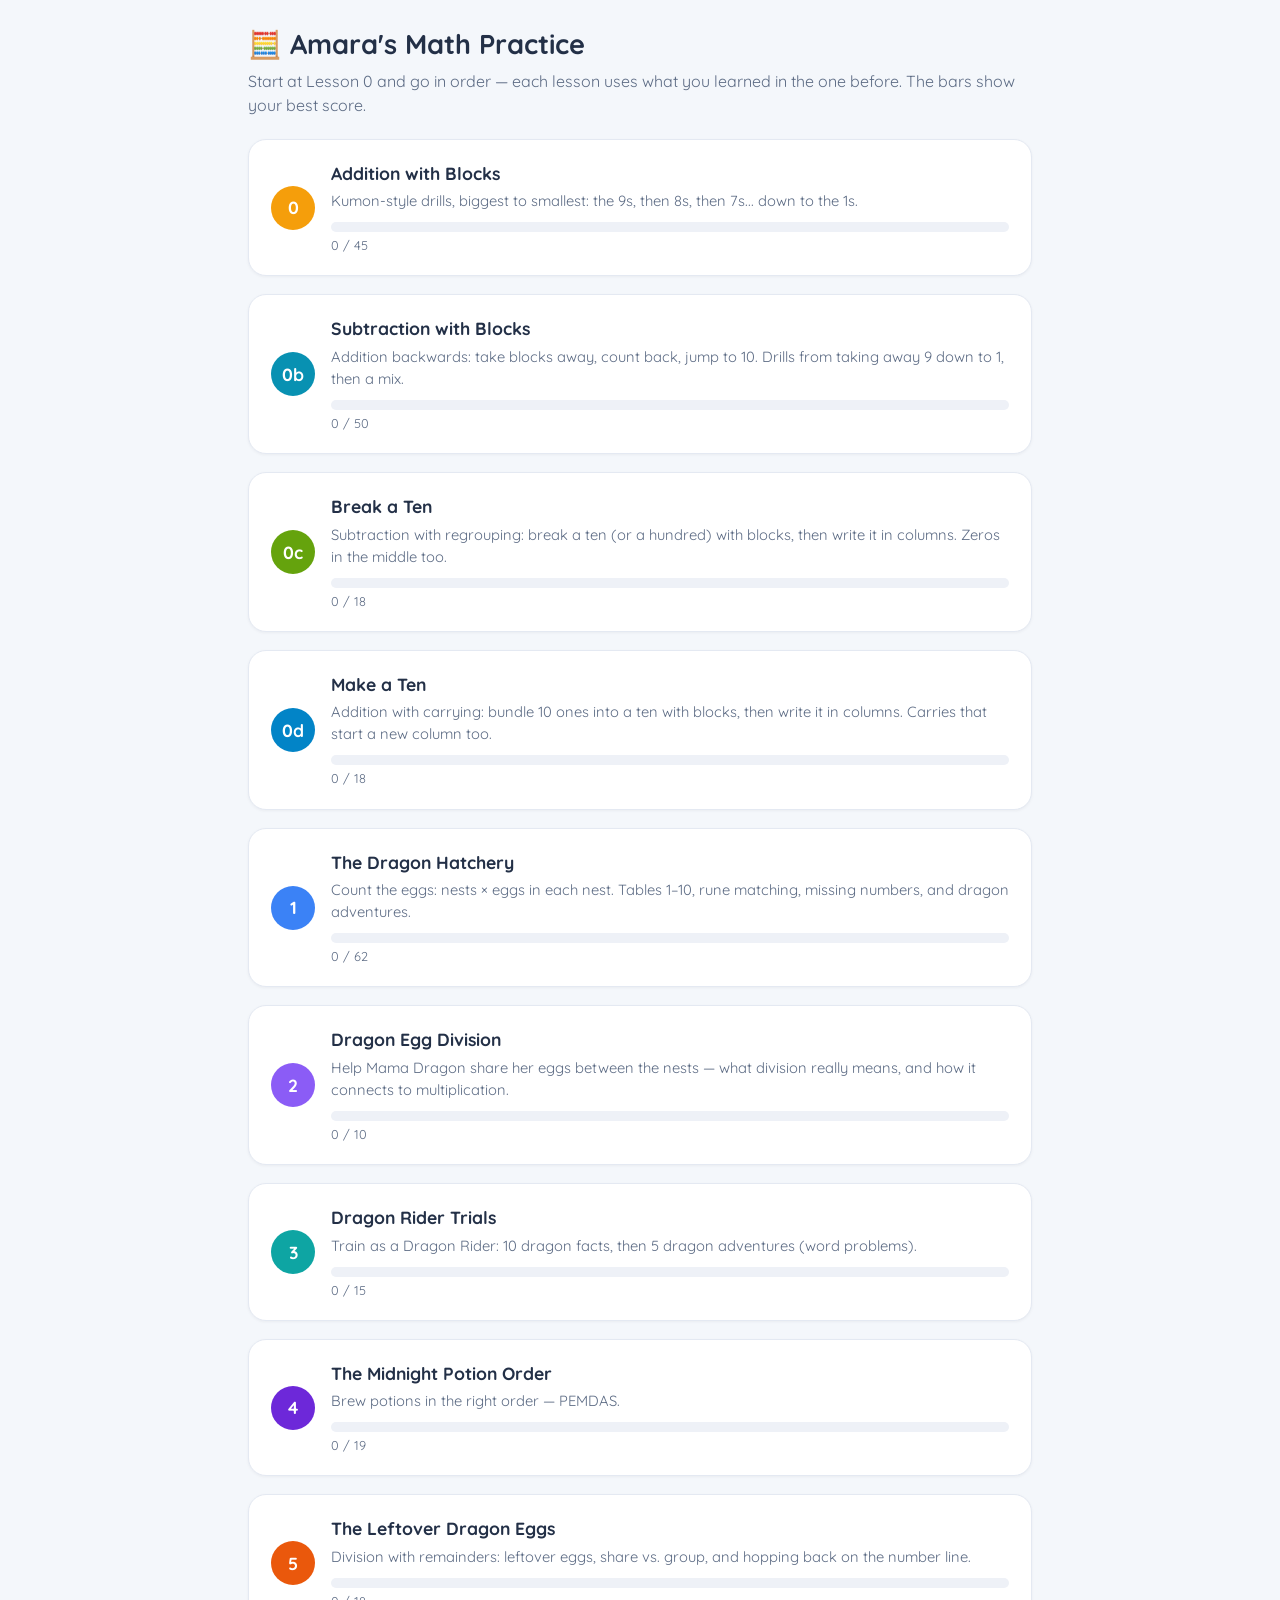
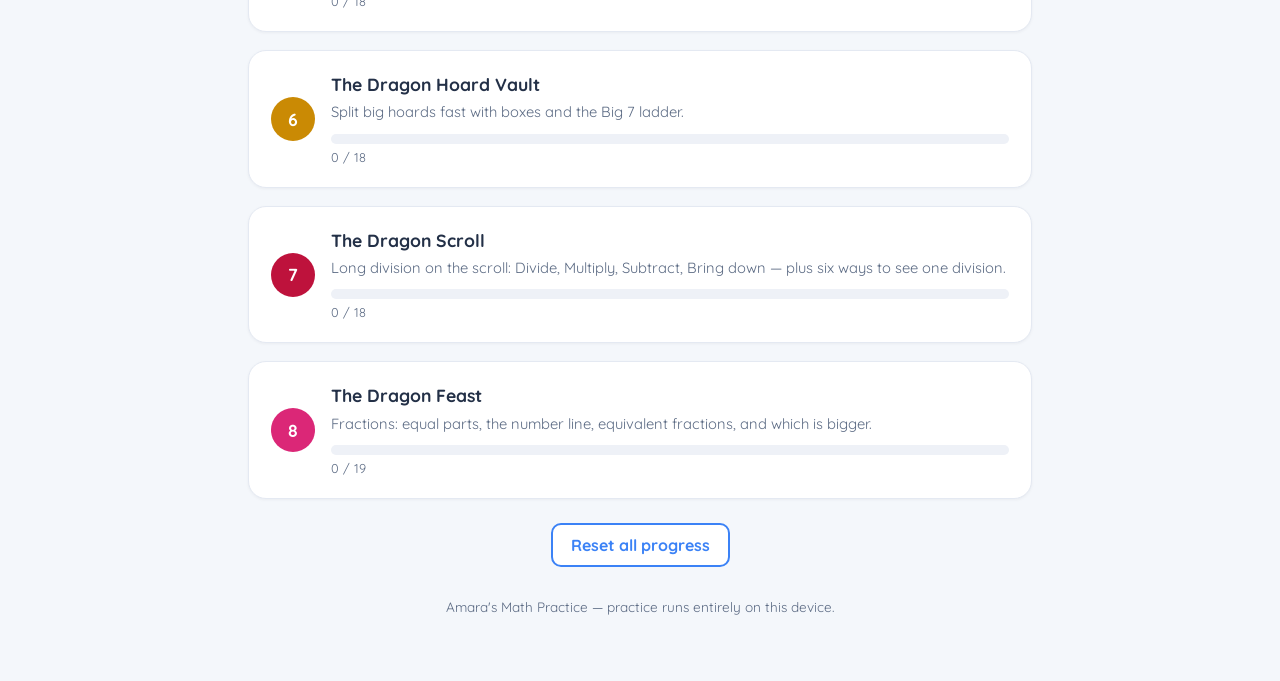
<file: index.html>
<!DOCTYPE html>
<html lang="en">
<head>
<meta charset="UTF-8">
<meta name="viewport" content="width=device-width, initial-scale=1.0">
<title>Amara's Math Practice</title>
<link rel="preconnect" href="https://fonts.googleapis.com">
<link href="https://fonts.googleapis.com/css2?family=Quicksand:wght@500;700&display=swap" rel="stylesheet">
<link rel="stylesheet" href="styles.css">
</head>
<body>
<div class="wrap">
  <h1>🧮 Amara's Math Practice</h1>
  <p class="sub">Start at Lesson 0 and go in order — each lesson uses what you learned in the one before. The bars show your best score.</p>

  <a class="lesson card" href="lesson0-addition-blocks.html" style="text-decoration:none">
    <div class="lesson-num" style="background:var(--amber)">0</div>
    <div class="lesson-body">
      <h3>Addition with Blocks</h3>
      <p>Kumon-style drills, biggest to smallest: the 9s, then 8s, then 7s... down to the 1s.</p>
      <div class="bar-track"><div class="bar-fill" id="bar-lesson0" style="background:var(--amber)"></div></div>
      <div class="bar-label" id="label-lesson0">0 / 45</div>
    </div>
  </a>

  <a class="lesson card" href="lesson0b-subtraction-blocks.html" style="text-decoration:none">
    <div class="lesson-num" style="background:var(--cyan)">0b</div>
    <div class="lesson-body">
      <h3>Subtraction with Blocks</h3>
      <p>Addition backwards: take blocks away, count back, jump to 10. Drills from taking away 9 down to 1, then a mix.</p>
      <div class="bar-track"><div class="bar-fill" id="bar-lesson0b" style="background:var(--cyan)"></div></div>
      <div class="bar-label" id="label-lesson0b">0 / 50</div>
    </div>
  </a>

  <a class="lesson card" href="lesson0c-subtraction-regrouping.html" style="text-decoration:none">
    <div class="lesson-num" style="background:var(--lime)">0c</div>
    <div class="lesson-body">
      <h3>Break a Ten</h3>
      <p>Subtraction with regrouping: break a ten (or a hundred) with blocks, then write it in columns. Zeros in the middle too.</p>
      <div class="bar-track"><div class="bar-fill" id="bar-lesson0c" style="background:var(--lime)"></div></div>
      <div class="bar-label" id="label-lesson0c">0 / 18</div>
    </div>
  </a>

  <a class="lesson card" href="lesson0d-addition-carrying.html" style="text-decoration:none">
    <div class="lesson-num" style="background:var(--sky)">0d</div>
    <div class="lesson-body">
      <h3>Make a Ten</h3>
      <p>Addition with carrying: bundle 10 ones into a ten with blocks, then write it in columns. Carries that start a new column too.</p>
      <div class="bar-track"><div class="bar-fill" id="bar-lesson0d" style="background:var(--sky)"></div></div>
      <div class="bar-label" id="label-lesson0d">0 / 18</div>
    </div>
  </a>

  <a class="lesson card" href="lesson1-multiplication-review.html" style="text-decoration:none">
    <div class="lesson-num" style="background:var(--blue)">1</div>
    <div class="lesson-body">
      <h3>The Dragon Hatchery</h3>
      <p>Count the eggs: nests × eggs in each nest. Tables 1–10, rune matching, missing numbers, and dragon adventures.</p>
      <div class="bar-track"><div class="bar-fill" id="bar-lesson1" style="background:var(--blue)"></div></div>
      <div class="bar-label" id="label-lesson1">0 / 62</div>
    </div>
  </a>

  <a class="lesson card" href="lesson2-division-basics.html" style="text-decoration:none">
    <div class="lesson-num" style="background:var(--purple)">2</div>
    <div class="lesson-body">
      <h3>Dragon Egg Division</h3>
      <p>Help Mama Dragon share her eggs between the nests — what division really means, and how it connects to multiplication.</p>
      <div class="bar-track"><div class="bar-fill" id="bar-lesson2" style="background:var(--purple)"></div></div>
      <div class="bar-label" id="label-lesson2">0 / 10</div>
    </div>
  </a>

  <a class="lesson card" href="lesson3-division-practice.html" style="text-decoration:none">
    <div class="lesson-num" style="background:var(--teal)">3</div>
    <div class="lesson-body">
      <h3>Dragon Rider Trials</h3>
      <p>Train as a Dragon Rider: 10 dragon facts, then 5 dragon adventures (word problems).</p>
      <div class="bar-track"><div class="bar-fill" id="bar-lesson3" style="background:var(--teal)"></div></div>
      <div class="bar-label" id="label-lesson3">0 / 15</div>
    </div>
  </a>

  <a class="lesson card" href="lesson4-order-of-operations.html" style="text-decoration:none">
    <div class="lesson-num" style="background:var(--indigo)">4</div>
    <div class="lesson-body">
      <h3>The Midnight Potion Order</h3>
      <p>Brew potions in the right order — PEMDAS.</p>
      <div class="bar-track"><div class="bar-fill" id="bar-lesson4" style="background:var(--indigo)"></div></div>
      <div class="bar-label" id="label-lesson4">0 / 19</div>
    </div>
  </a>

  <a class="lesson card" href="lesson5-division-remainders.html" style="text-decoration:none">
    <div class="lesson-num" style="background:var(--orange)">5</div>
    <div class="lesson-body">
      <h3>The Leftover Dragon Eggs</h3>
      <p>Division with remainders: leftover eggs, share vs. group, and hopping back on the number line.</p>
      <div class="bar-track"><div class="bar-fill" id="bar-lesson5" style="background:var(--orange)"></div></div>
      <div class="bar-label" id="label-lesson5">0 / 18</div>
    </div>
  </a>

  <a class="lesson card" href="lesson6-hoard-division.html" style="text-decoration:none">
    <div class="lesson-num" style="background:var(--gold)">6</div>
    <div class="lesson-body">
      <h3>The Dragon Hoard Vault</h3>
      <p>Split big hoards fast with boxes and the Big 7 ladder.</p>
      <div class="bar-track"><div class="bar-fill" id="bar-lesson6" style="background:var(--gold)"></div></div>
      <div class="bar-label" id="label-lesson6">0 / 18</div>
    </div>
  </a>

  <a class="lesson card" href="lesson7-long-division.html" style="text-decoration:none">
    <div class="lesson-num" style="background:var(--crimson)">7</div>
    <div class="lesson-body">
      <h3>The Dragon Scroll</h3>
      <p>Long division on the scroll: Divide, Multiply, Subtract, Bring down — plus six ways to see one division.</p>
      <div class="bar-track"><div class="bar-fill" id="bar-lesson7" style="background:var(--crimson)"></div></div>
      <div class="bar-label" id="label-lesson7">0 / 18</div>
    </div>
  </a>

  <a class="lesson card" href="lesson8-fractions-basics.html" style="text-decoration:none">
    <div class="lesson-num" style="background:var(--pink)">8</div>
    <div class="lesson-body">
      <h3>The Dragon Feast</h3>
      <p>Fractions: equal parts, the number line, equivalent fractions, and which is bigger.</p>
      <div class="bar-track"><div class="bar-fill" id="bar-lesson8" style="background:var(--pink)"></div></div>
      <div class="bar-label" id="label-lesson8">0 / 19</div>
    </div>
  </a>

  <p style="text-align:center;margin-top:24px">
    <button class="btn ghost" onclick="if(confirm('Reset all progress?')){mathReset();location.reload();}">Reset all progress</button>
  </p>

  <footer class="foot">Amara's Math Practice — practice runs entirely on this device.</footer>
</div>

<script src="common.js"></script>
<script>
function refreshBars(){
  const data = mathLoad();
  const lessons = [
    {key:'lesson0', total:45},
    {key:'lesson0b', total:50},
    {key:'lesson0c', total:18},
    {key:'lesson0d', total:18},
    {key:'lesson1', total:62},
    {key:'lesson2', total:10},
    {key:'lesson3', total:15},
    {key:'lesson4', total:19},
    {key:'lesson5', total:18},
    {key:'lesson6', total:18},
    {key:'lesson7', total:18},
    {key:'lesson8', total:19},
  ];
  lessons.forEach(l=>{
    const rec = data[l.key];
    const best = rec ? rec.best : 0;
    const pct = Math.round((best / l.total) * 100);
    document.getElementById('bar-'+l.key).style.width = pct + '%';
    document.getElementById('label-'+l.key).textContent = best + ' / ' + l.total;
  });
}
refreshBars();
window.addEventListener('amara-math-updated', refreshBars);
</script>
</body>
</html>
</file>
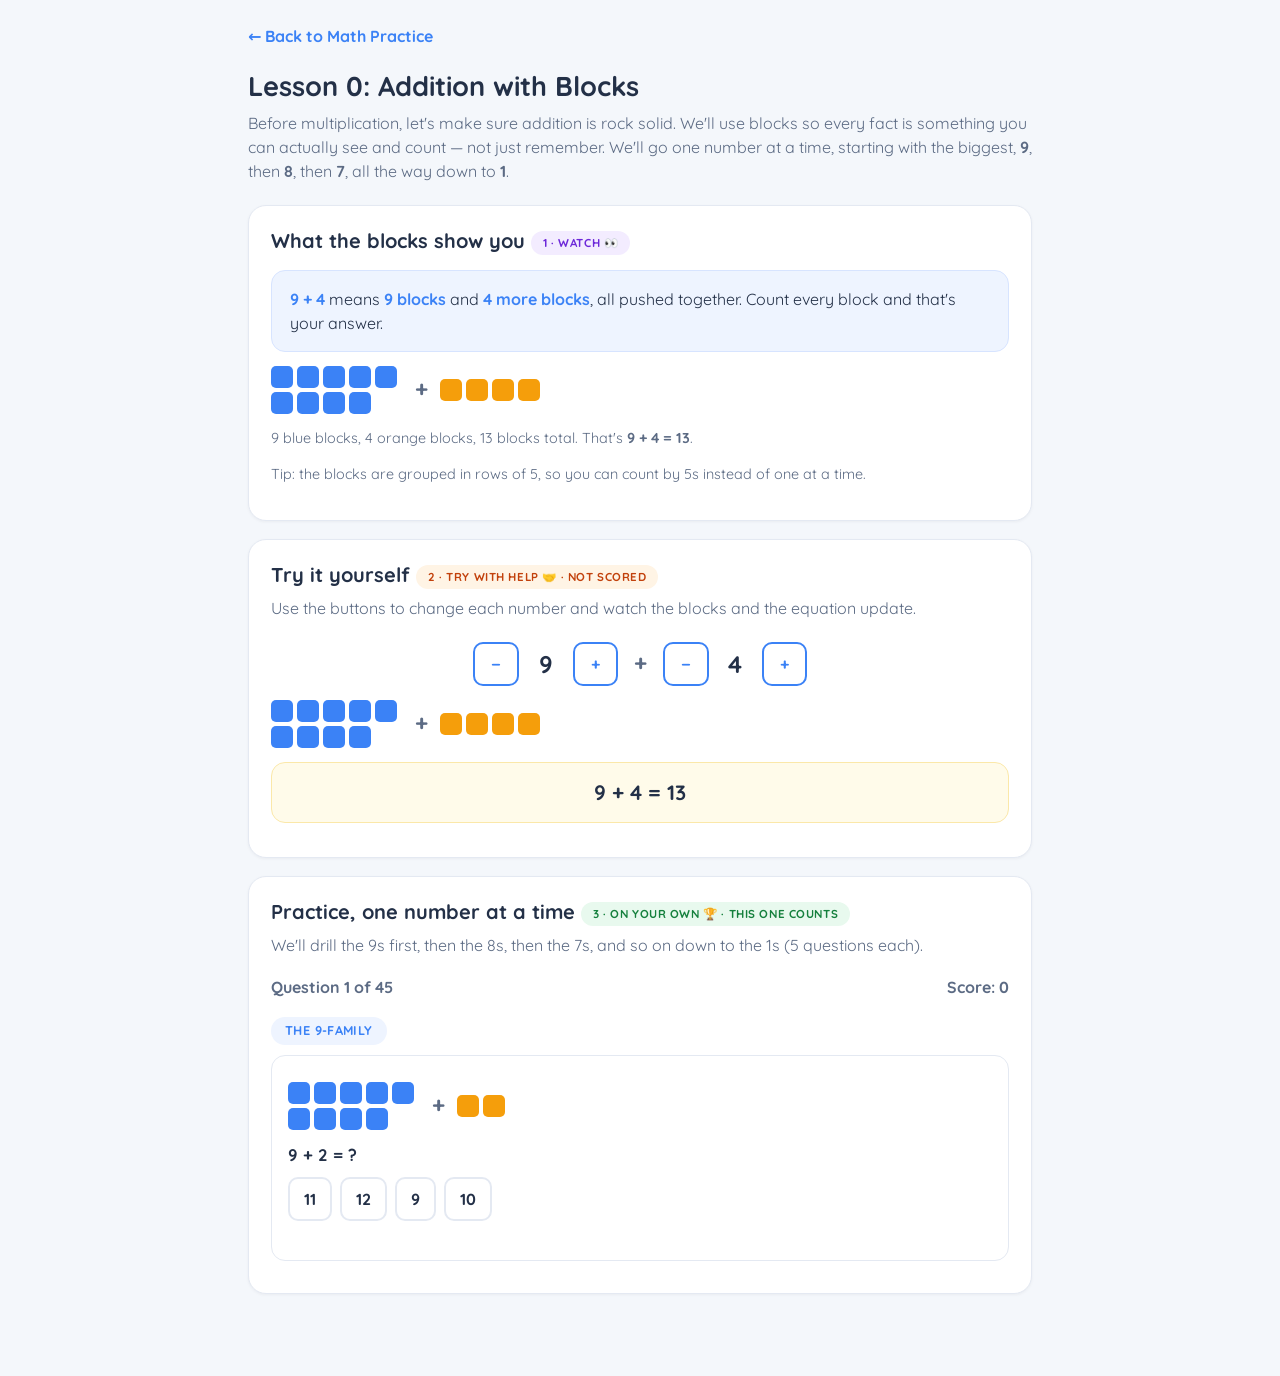
<file: lesson0-addition-blocks.html>
<!DOCTYPE html>
<html lang="en">
<head>
<meta charset="UTF-8">
<meta name="viewport" content="width=device-width, initial-scale=1.0">
<title>Addition with Blocks — Amara's Math Practice</title>
<link rel="preconnect" href="https://fonts.googleapis.com">
<link href="https://fonts.googleapis.com/css2?family=Quicksand:wght@500;700&display=swap" rel="stylesheet">
<link rel="stylesheet" href="styles.css">
</head>
<body>
<div class="wrap">
  <div class="topnav"><a class="back" href="index.html">&larr; Back to Math Practice</a></div>
  <h1>Lesson 0: Addition with Blocks</h1>
  <p class="sub">Before multiplication, let's make sure addition is rock solid. We'll use blocks so every fact is
  something you can actually see and count — not just remember. We'll go one number at a time, starting with the
  biggest, <b>9</b>, then <b>8</b>, then <b>7</b>, all the way down to <b>1</b>.</p>

  <div class="card">
    <h2 style="margin-top:0">What the blocks show you <span class="stage watch">1 · Watch 👀</span></h2>
    <div class="explain">
      <b>9 + 4</b> means <b>9 blocks</b> and <b>4 more blocks</b>, all pushed together. Count every block and
      that's your answer.
    </div>
    <div id="demo-blocks"></div>
    <p style="color:var(--sub);font-size:.9rem">9 blue blocks, 4 orange blocks, 13 blocks total. That's <b>9 + 4 = 13</b>.</p>
    <p style="color:var(--sub);font-size:.9rem">Tip: the blocks are grouped in rows of 5, so you can count by 5s instead of one at a time.</p>
  </div>

  <div class="card">
    <h2 style="margin-top:0">Try it yourself <span class="stage help">2 · Try with help 🤝 · not scored</span></h2>
    <p class="sub" style="margin-top:-4px">Use the buttons to change each number and watch the blocks and the equation update.</p>
    <div class="stepper-row">
      <div class="stepper">
        <button class="btn ghost" onclick="changeTry('a',-1)">&minus;</button>
        <span id="tryAVal">9</span>
        <button class="btn ghost" onclick="changeTry('a',1)">+</button>
      </div>
      <div class="block-plus">+</div>
      <div class="stepper">
        <button class="btn ghost" onclick="changeTry('b',-1)">&minus;</button>
        <span id="tryBVal">4</span>
        <button class="btn ghost" onclick="changeTry('b',1)">+</button>
      </div>
    </div>
    <div id="tryBlocks"></div>
    <div class="example" id="tryEquation" style="text-align:center;font-size:1.3rem;font-weight:800">9 + 4 = 13</div>
  </div>

  <div class="card">
    <h2 style="margin-top:0">Practice, one number at a time <span class="stage own">3 · On your own 🏆 · this one counts</span></h2>
    <p style="color:var(--sub);margin-top:-4px">We'll drill the 9s first, then the 8s, then the 7s, and so on down to the 1s (5 questions each).</p>
    <div class="progress-strip">
      <span id="qcount">Question 1 of 45</span>
      <span id="scorecount">Score: 0</span>
    </div>
    <div class="section-label" id="sectionLabel"></div>
    <div class="qcard">
      <div id="qDemo"></div>
      <div class="qtext" id="qtext"></div>
      <div class="choices" id="choices"></div>
      <div class="qfeedback" id="feedback"></div>
    </div>
    <div style="text-align:right">
      <button class="btn" id="nextBtn" style="display:none" onclick="nextQuestion()">Next &rarr;</button>
    </div>
    <div class="done-banner" id="doneBanner"></div>
  </div>
</div>

<script src="common.js"></script>
<script>
renderAdditionBlocks(document.getElementById('demo-blocks'), 9, 4);

// "Try it yourself" stepper demo
let tryA = 9, tryB = 4;
function renderTry(){
  document.getElementById('tryAVal').textContent = tryA;
  document.getElementById('tryBVal').textContent = tryB;
  renderAdditionBlocks(document.getElementById('tryBlocks'), tryA, tryB);
  document.getElementById('tryEquation').textContent = `${tryA} + ${tryB} = ${tryA + tryB}`;
}
function changeTry(which, delta){
  if(which === 'a') tryA = Math.min(9, Math.max(1, tryA + delta));
  else tryB = Math.min(9, Math.max(1, tryB + delta));
  renderTry();
}
renderTry();

// Kumon-style drill: one "family" (the bigger addend) at a time, 9 down to 1,
// 5 questions per family, biggest number first.
const questions = [
  {a:9,b:2},{a:9,b:5},{a:9,b:1},{a:9,b:7},{a:9,b:9},
  {a:8,b:3},{a:8,b:6},{a:8,b:1},{a:8,b:8},{a:8,b:4},
  {a:7,b:4},{a:7,b:2},{a:7,b:7},{a:7,b:9},{a:7,b:5},
  {a:6,b:5},{a:6,b:3},{a:6,b:8},{a:6,b:1},{a:6,b:6},
  {a:5,b:6},{a:5,b:2},{a:5,b:9},{a:5,b:4},{a:5,b:5},
  {a:4,b:7},{a:4,b:3},{a:4,b:8},{a:4,b:5},{a:4,b:4},
  {a:3,b:8},{a:3,b:4},{a:3,b:9},{a:3,b:6},{a:3,b:3},
  {a:2,b:9},{a:2,b:5},{a:2,b:7},{a:2,b:8},{a:2,b:2},
  {a:1,b:9},{a:1,b:8},{a:1,b:6},{a:1,b:4},{a:1,b:1},
].map(q => ({...q, family: q.a, sum: q.a + q.b}));

function mkChoices(correct){
  const pool = [correct];
  for(const d of [-2,-1,1,2,3,-3]){
    if(pool.length >= 4) break;
    const v = correct + d;
    if(v >= 0 && !pool.includes(v)) pool.push(v);
  }
  return pool;
}

let idx = 0, score = 0, answered = false;
const LESSON_KEY = 'lesson0', TOTAL = questions.length;

function shuffle(arr){
  const a = arr.slice();
  for(let i=a.length-1;i>0;i--){
    const j = Math.floor(Math.random()*(i+1));
    [a[i],a[j]] = [a[j],a[i]];
  }
  return a;
}

function renderQuestion(){
  answered = false;
  const item = questions[idx];
  document.getElementById('qcount').textContent = `Question ${idx+1} of ${TOTAL}`;
  document.getElementById('scorecount').textContent = `Score: ${score}`;
  const isFirstOfFamily = idx === 0 || questions[idx-1].family !== item.family;
  if(isFirstOfFamily){
    document.getElementById('sectionLabel').textContent = `The ${item.family}-Family`;
  }
  renderAdditionBlocks(document.getElementById('qDemo'), item.a, item.b);
  document.getElementById('qtext').textContent = `${item.a} + ${item.b} = ?`;
  document.getElementById('feedback').textContent = '';
  document.getElementById('feedback').className = 'qfeedback';
  document.getElementById('nextBtn').style.display = 'none';
  const choicesEl = document.getElementById('choices');
  choicesEl.innerHTML = '';
  shuffle(mkChoices(item.sum)).forEach(c=>{
    const btn = document.createElement('button');
    btn.className = 'choice';
    btn.textContent = c;
    btn.onclick = () => selectAnswer(c, btn);
    choicesEl.appendChild(btn);
  });
}

function selectAnswer(value, btn){
  if(answered) return;
  answered = true;
  const item = questions[idx];
  const feedback = document.getElementById('feedback');
  const allBtns = document.querySelectorAll('#choices .choice');
  allBtns.forEach(b=>{
    if(parseInt(b.textContent,10) === item.sum) b.classList.add('correct');
  });
  if(value === item.sum){
    score++;
    btn.classList.add('correct');
    feedback.textContent = `Correct! ${item.a} + ${item.b} = ${item.sum}.`;
    feedback.className = 'qfeedback ok';
  } else {
    btn.classList.add('wrong');
    feedback.textContent = `Not quite — ${item.a} + ${item.b} = ${item.sum}. Count the blocks again.`;
    feedback.className = 'qfeedback no';
  }
  document.getElementById('scorecount').textContent = `Score: ${score}`;
  document.getElementById('nextBtn').style.display = 'inline-block';
  document.getElementById('nextBtn').textContent = (idx === TOTAL-1) ? 'Finish' : 'Next →';
}

function nextQuestion(){
  idx++;
  if(idx >= TOTAL){
    finish();
    return;
  }
  renderQuestion();
}

function finish(){
  document.querySelector('.qcard').style.display = 'none';
  document.getElementById('nextBtn').style.display = 'none';
  document.getElementById('sectionLabel').style.display = 'none';
  document.getElementById('qcount').textContent = 'Done!';
  const rec = mathSave(LESSON_KEY, score, TOTAL);
  const banner = document.getElementById('doneBanner');
  banner.style.display = 'block';
  banner.innerHTML = `You scored ${score} / ${TOTAL} (best so far: ${rec.best} / ${TOTAL}).<br>
    <a class="btn green" style="margin-top:10px" href="lesson0b-subtraction-blocks.html">Continue to Lesson 0b: Subtraction with Blocks &rarr;</a>`;
}

renderQuestion();
</script>
</body>
</html>
</file>
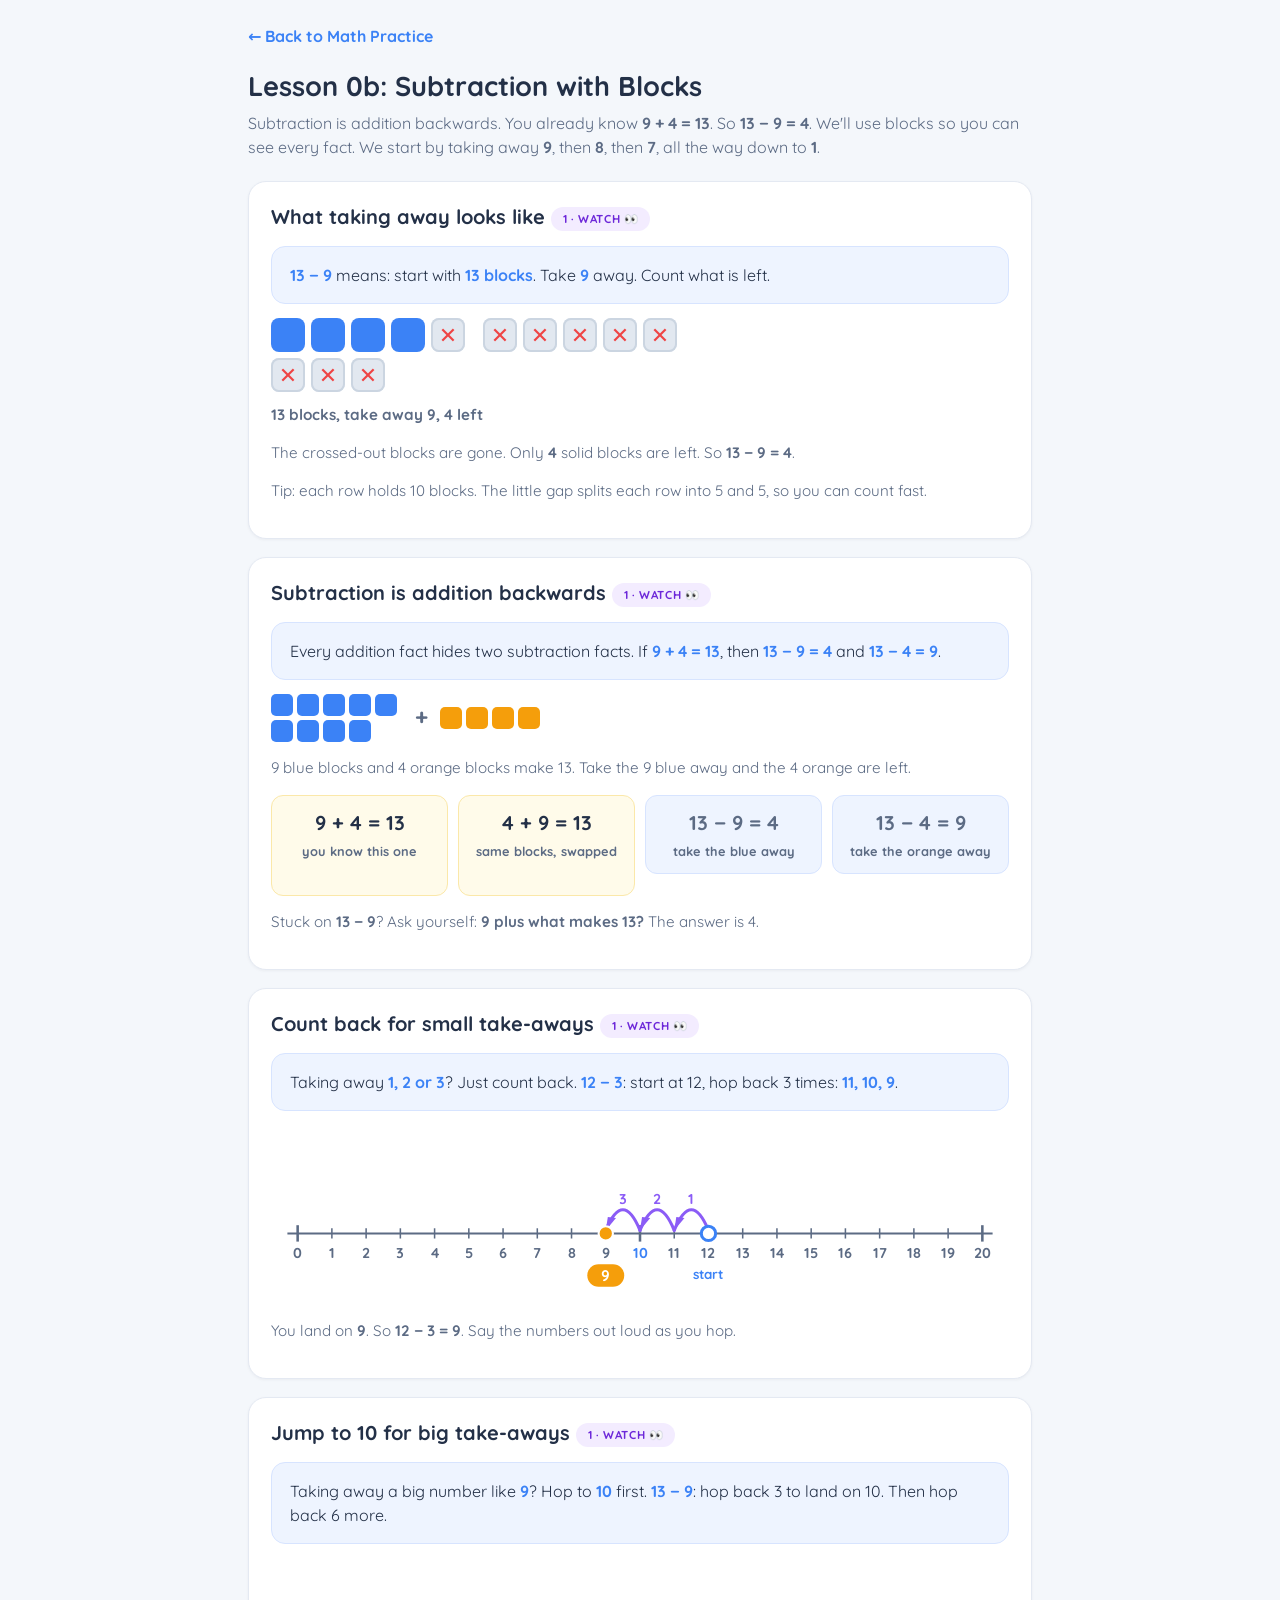
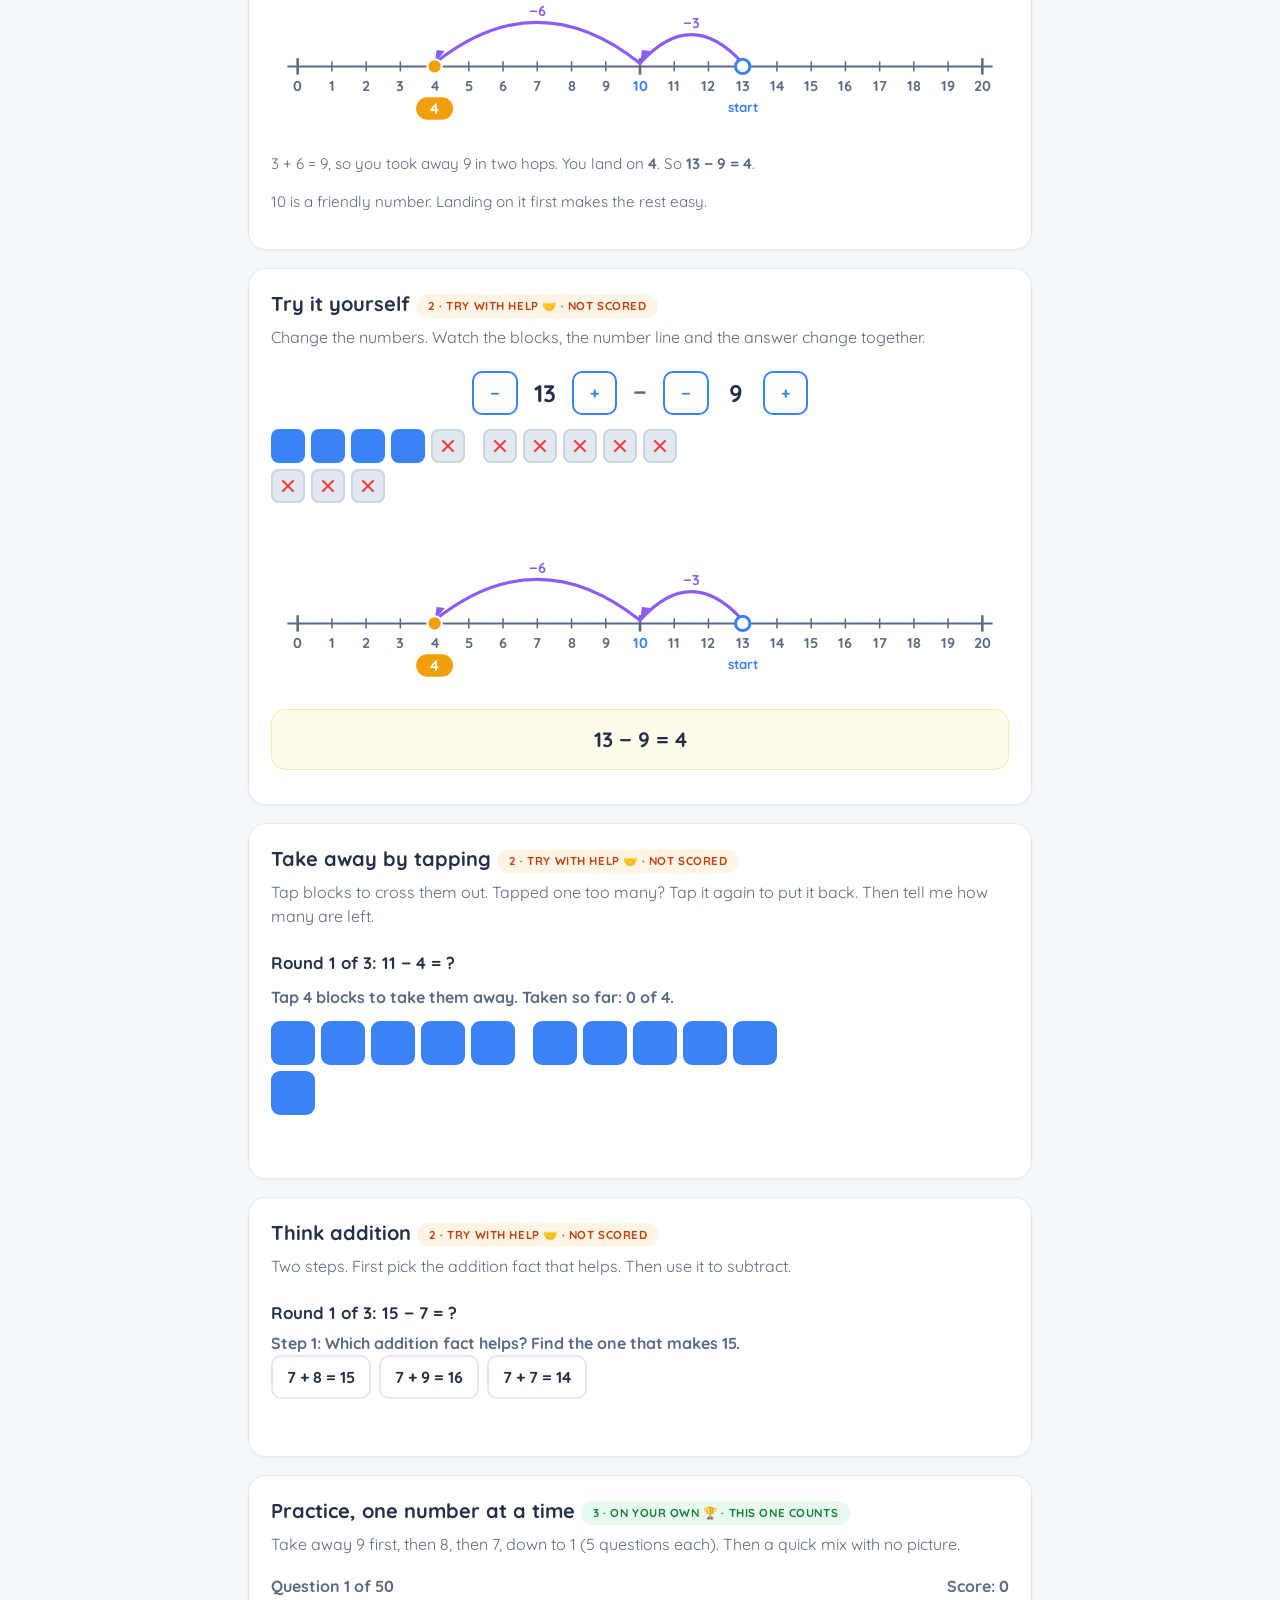
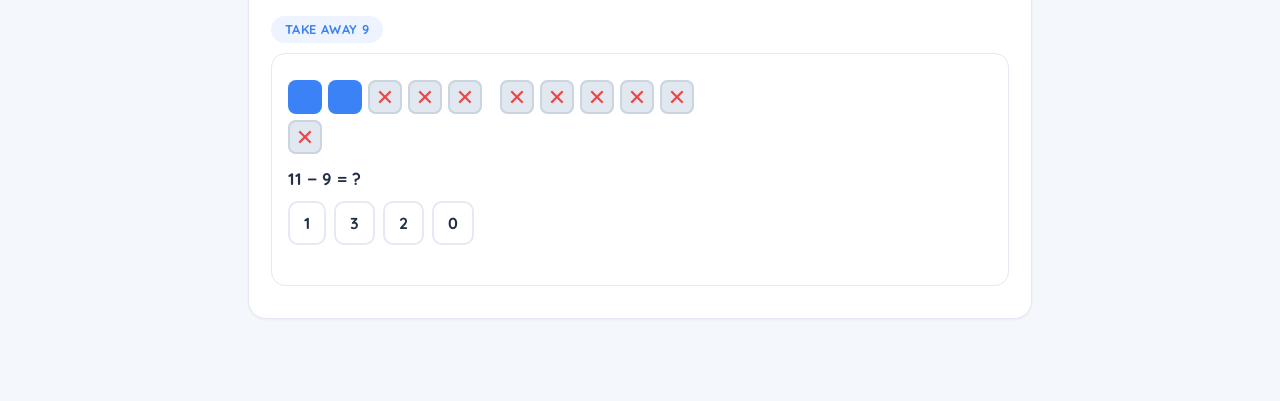
<file: lesson0b-subtraction-blocks.html>
<!DOCTYPE html>
<html lang="en">
<head>
<meta charset="UTF-8">
<meta name="viewport" content="width=device-width, initial-scale=1.0">
<title>Subtraction with Blocks — Amara's Math Practice</title>
<link rel="preconnect" href="https://fonts.googleapis.com">
<link href="https://fonts.googleapis.com/css2?family=Quicksand:wght@500;700&display=swap" rel="stylesheet">
<link rel="stylesheet" href="styles.css">
</head>
<body>
<div class="wrap">
  <div class="topnav"><a class="back" href="index.html">&larr; Back to Math Practice</a></div>
  <h1>Lesson 0b: Subtraction with Blocks</h1>
  <p class="sub">Subtraction is addition backwards. You already know <b>9 + 4 = 13</b>. So <b>13 &minus; 9 = 4</b>.
  We'll use blocks so you can see every fact. We start by taking away <b>9</b>, then <b>8</b>, then <b>7</b>,
  all the way down to <b>1</b>.</p>

  <!-- 1 · WATCH: take away -->
  <div class="card">
    <h2 style="margin-top:0">What taking away looks like <span class="stage watch">1 · Watch 👀</span></h2>
    <div class="explain">
      <b>13 &minus; 9</b> means: start with <b>13 blocks</b>. Take <b>9</b> away. Count what is left.
    </div>
    <div id="demo-blocks"></div>
    <p style="color:var(--sub);font-size:.95rem">The crossed-out blocks are gone. Only <b>4</b> solid blocks are left. So <b>13 &minus; 9 = 4</b>.</p>
    <p style="color:var(--sub);font-size:.95rem">Tip: each row holds 10 blocks. The little gap splits each row into 5 and 5, so you can count fast.</p>
  </div>

  <!-- 1 · WATCH: addition backwards -->
  <div class="card">
    <h2 style="margin-top:0">Subtraction is addition backwards <span class="stage watch">1 · Watch 👀</span></h2>
    <div class="explain">
      Every addition fact hides two subtraction facts. If <b>9 + 4 = 13</b>, then <b>13 &minus; 9 = 4</b> and <b>13 &minus; 4 = 9</b>.
    </div>
    <div id="family-blocks"></div>
    <p style="color:var(--sub);font-size:.95rem">9 blue blocks and 4 orange blocks make 13. Take the 9 blue away and the 4 orange are left.</p>
    <div class="fact-family">
      <div class="fact">9 + 4 = 13<small>you know this one</small></div>
      <div class="fact">4 + 9 = 13<small>same blocks, swapped</small></div>
      <div class="fact sub">13 &minus; 9 = 4<small>take the blue away</small></div>
      <div class="fact sub">13 &minus; 4 = 9<small>take the orange away</small></div>
    </div>
    <p style="color:var(--sub);font-size:.95rem">Stuck on <b>13 &minus; 9</b>? Ask yourself: <b>9 plus what makes 13?</b> The answer is 4.</p>
  </div>

  <!-- 1 · WATCH: count back -->
  <div class="card">
    <h2 style="margin-top:0">Count back for small take-aways <span class="stage watch">1 · Watch 👀</span></h2>
    <div class="explain">
      Taking away <b>1, 2 or 3</b>? Just count back. <b>12 &minus; 3</b>: start at 12, hop back 3 times: <b>11, 10, 9</b>.
    </div>
    <div id="line-countback"></div>
    <p style="color:var(--sub);font-size:.95rem">You land on <b>9</b>. So <b>12 &minus; 3 = 9</b>. Say the numbers out loud as you hop.</p>
  </div>

  <!-- 1 · WATCH: jump to 10 -->
  <div class="card">
    <h2 style="margin-top:0">Jump to 10 for big take-aways <span class="stage watch">1 · Watch 👀</span></h2>
    <div class="explain">
      Taking away a big number like <b>9</b>? Hop to <b>10</b> first. <b>13 &minus; 9</b>: hop back 3 to land on 10. Then hop back 6 more.
    </div>
    <div id="line-jumpten"></div>
    <p style="color:var(--sub);font-size:.95rem">3 + 6 = 9, so you took away 9 in two hops. You land on <b>4</b>. So <b>13 &minus; 9 = 4</b>.</p>
    <p style="color:var(--sub);font-size:.95rem">10 is a friendly number. Landing on it first makes the rest easy.</p>
  </div>

  <!-- 2 · TRY WITH HELP: explore -->
  <div class="card">
    <h2 style="margin-top:0">Try it yourself <span class="stage help">2 · Try with help 🤝 · not scored</span></h2>
    <p class="sub" style="margin-top:-4px">Change the numbers. Watch the blocks, the number line and the answer change together.</p>
    <div class="stepper-row">
      <div class="stepper">
        <button class="btn ghost" onclick="changeTry('t',-1)" aria-label="one less to start">&minus;</button>
        <span id="tryTVal">13</span>
        <button class="btn ghost" onclick="changeTry('t',1)" aria-label="one more to start">+</button>
      </div>
      <div class="block-plus">&minus;</div>
      <div class="stepper">
        <button class="btn ghost" onclick="changeTry('k',-1)" aria-label="take away one less">&minus;</button>
        <span id="tryKVal">9</span>
        <button class="btn ghost" onclick="changeTry('k',1)" aria-label="take away one more">+</button>
      </div>
    </div>
    <div id="tryBlocks"></div>
    <div id="tryLine"></div>
    <div class="example" id="tryEquation" style="text-align:center;font-size:1.3rem;font-weight:800">13 &minus; 9 = 4</div>
  </div>

  <!-- 2 · TRY WITH HELP: tap to take away -->
  <div class="card">
    <h2 style="margin-top:0">Take away by tapping <span class="stage help">2 · Try with help 🤝 · not scored</span></h2>
    <p class="sub" style="margin-top:-4px">Tap blocks to cross them out. Tapped one too many? Tap it again to put it back. Then tell me how many are left.</p>
    <div class="qtext" id="takeTitle" style="margin:6px 0"></div>
    <div id="takeActivity"></div>
    <div id="takeNext" style="margin-top:10px"></div>
  </div>

  <!-- 2 · TRY WITH HELP: think addition -->
  <div class="card">
    <h2 style="margin-top:0">Think addition <span class="stage help">2 · Try with help 🤝 · not scored</span></h2>
    <p class="sub" style="margin-top:-4px">Two steps. First pick the addition fact that helps. Then use it to subtract.</p>
    <div id="thinkActivity"></div>
  </div>

  <!-- 3 · ON YOUR OWN -->
  <div class="card">
    <h2 style="margin-top:0">Practice, one number at a time <span class="stage own">3 · On your own 🏆 · this one counts</span></h2>
    <p style="color:var(--sub);margin-top:-4px">Take away 9 first, then 8, then 7, down to 1 (5 questions each). Then a quick mix with no picture.</p>
    <div class="progress-strip">
      <span id="qcount">Question 1 of 50</span>
      <span id="scorecount">Score: 0</span>
    </div>
    <div class="section-label" id="sectionLabel"></div>
    <div class="qcard">
      <div id="qDemo"></div>
      <div class="qtext" id="qtext"></div>
      <div class="choices" id="choices"></div>
      <div class="qfeedback" id="feedback"></div>
    </div>
    <div style="text-align:right">
      <button class="btn" id="nextBtn" style="display:none" onclick="nextQuestion()">Next &rarr;</button>
    </div>
    <div class="done-banner" id="doneBanner"></div>
  </div>
</div>

<script src="common.js"></script>
<script>
// ---- Watch demos ----
renderSubtractionBlocks(document.getElementById('demo-blocks'), 13, 9, {caption: '13 blocks, take away 9, 4 left'});
renderAdditionBlocks(document.getElementById('family-blocks'), 9, 4);
renderSubtractLine(document.getElementById('line-countback'), 12, 3, {mode:'ones'});
renderSubtractLine(document.getElementById('line-jumpten'), 13, 9, {mode:'ten'});

// ---- Try it yourself: stepper ----
let tryT = 13, tryK = 9;
function renderTry(){
  document.getElementById('tryTVal').textContent = tryT;
  document.getElementById('tryKVal').textContent = tryK;
  renderSubtractionBlocks(document.getElementById('tryBlocks'), tryT, tryK);
  renderSubtractLine(document.getElementById('tryLine'), tryT, tryK, {mode: tryK <= 3 ? 'ones' : 'ten'});
  document.getElementById('tryEquation').textContent = `${tryT} − ${tryK} = ${tryT - tryK}`;
}
function changeTry(which, delta){
  if(which === 't') tryT = Math.min(18, Math.max(2, tryT + delta));
  else tryK = Math.min(9, Math.max(1, tryK + delta));
  if(tryK > tryT) tryK = tryT;
  renderTry();
}
renderTry();

// ---- Take away by tapping: 3 rounds ----
const takeRounds = [{t:11,k:4},{t:12,k:5},{t:14,k:6}];
let takeIdx = 0;
function startTakeRound(){
  const r = takeRounds[takeIdx];
  document.getElementById('takeTitle').textContent = `Round ${takeIdx+1} of ${takeRounds.length}:  ${r.t} − ${r.k} = ?`;
  document.getElementById('takeNext').innerHTML = '';
  initTakeAwayActivity(document.getElementById('takeActivity'), {
    total: r.t, take: r.k,
    onComplete: () => {
      const next = document.getElementById('takeNext');
      if(takeIdx < takeRounds.length - 1){
        next.innerHTML = '<button class="btn" onclick="takeIdx++;startTakeRound()">Try another &rarr;</button>';
      } else {
        next.innerHTML = '<div class="build-success" style="display:block">All 3 rounds done! You can take away and count what is left. 🎉</div>';
      }
    }
  });
}
startTakeRound();

// ---- Think addition: 3 rounds, two steps each ----
const thinkRounds = [{t:15,k:7},{t:13,k:8},{t:17,k:9}];
let thinkIdx = 0;
function shuffle(arr){
  const a = arr.slice();
  for(let i=a.length-1;i>0;i--){
    const j = Math.floor(Math.random()*(i+1));
    [a[i],a[j]] = [a[j],a[i]];
  }
  return a;
}
function startThinkRound(){
  const r = thinkRounds[thinkIdx], t = r.t, k = r.k, a = t - k;
  const box = document.getElementById('thinkActivity');
  box.innerHTML = `
    <div class="build-wrap">
      <div class="qtext" style="margin:6px 0">Round ${thinkIdx+1} of ${thinkRounds.length}:  ${t} − ${k} = ?</div>
      <div class="build-status" data-role="prompt">Step 1: Which addition fact helps? Find the one that makes ${t}.</div>
      <div class="choices" data-role="facts"></div>
      <div data-role="blocks"></div>
      <div class="build-status" data-role="status"></div>
      <div class="choices" data-role="answers" style="display:none"></div>
      <div class="build-success" data-role="success"></div>
      <div data-role="next" style="margin-top:10px"></div>
    </div>`;
  const promptEl = box.querySelector('[data-role="prompt"]');
  const factsEl = box.querySelector('[data-role="facts"]');
  const blocksEl = box.querySelector('[data-role="blocks"]');
  const statusEl = box.querySelector('[data-role="status"]');
  const answersEl = box.querySelector('[data-role="answers"]');
  const successEl = box.querySelector('[data-role="success"]');
  const nextEl = box.querySelector('[data-role="next"]');
  let step = 1;

  const facts = shuffle([
    {txt:`${k} + ${a} = ${t}`, ok:true, makes:t},
    {txt:`${k} + ${a-1} = ${t-1}`, ok:false, makes:t-1},
    {txt:`${k} + ${a+1} = ${t+1}`, ok:false, makes:t+1},
  ]);
  facts.forEach(f => {
    const btn = document.createElement('button');
    btn.className = 'choice';
    btn.textContent = f.txt;
    btn.onclick = () => {
      if(step !== 1) return;
      if(f.ok){
        step = 2;
        btn.classList.add('correct');
        statusEl.textContent = '';
        renderAdditionBlocks(blocksEl, k, a);
        promptEl.textContent = `Step 2: ${k} blue + ${a} orange = ${t}. So ${t} − ${k} = ? (Hint: how many orange blocks?)`;
        answersEl.style.display = 'flex';
      } else {
        btn.classList.add('wrong');
        statusEl.textContent = `That fact makes ${f.makes}, not ${t}. Look for the one that makes ${t}.`;
      }
    };
    factsEl.appendChild(btn);
  });

  shuffle([a, a-1, a+1]).forEach(v => {
    const btn = document.createElement('button');
    btn.className = 'choice';
    btn.textContent = v;
    btn.onclick = () => {
      if(step !== 2) return;
      if(v === a){
        step = 3;
        btn.classList.add('correct');
        statusEl.textContent = '';
        successEl.style.display = 'block';
        successEl.textContent = `${k} + ${a} = ${t}, so ${t} − ${k} = ${a}. That is addition backwards. Nice!`;
        if(thinkIdx < thinkRounds.length - 1){
          nextEl.innerHTML = '<button class="btn" onclick="thinkIdx++;startThinkRound()">Try another &rarr;</button>';
        } else {
          nextEl.innerHTML = '<div class="build-success" style="display:block">All 3 rounds done! Now you have a trick for every big take-away. 🎉</div>';
        }
      } else {
        btn.classList.add('wrong');
        statusEl.textContent = `Count the orange blocks. ${k} plus how many orange makes ${t}?`;
      }
    };
    answersEl.appendChild(btn);
  });
}
startThinkRound();

// ---- On your own: Kumon-style drill, take away 9 down to 1, then a mix ----
// Each family is Lesson 0's addition family turned backwards, so every fact
// here is one she has already built with blocks (9 + 4 = 13 -> 13 - 9 = 4).
const FAMILIES = {9:[2,5,1,7,9], 8:[3,6,1,8,4], 7:[4,2,7,9,5], 6:[5,3,8,1,6], 5:[6,2,9,4,5],
                  4:[7,3,8,5,4], 3:[8,4,9,6,3], 2:[9,5,7,8,2], 1:[9,8,6,4,1]};
const questions = [];
[9,8,7,6,5,4,3,2,1].forEach(f => FAMILIES[f].forEach(o => questions.push({t:f+o, k:f, a:o, family:f})));
[[14,9],[16,8],[12,7],[9,4],[7,3]].forEach(([t,k]) => questions.push({t, k, a:t-k, family:'mix', mix:true}));

function mkChoices(correct){
  const pool = [correct];
  for(const d of [-2,-1,1,2,3,-3]){
    if(pool.length >= 4) break;
    const v = correct + d;
    if(v >= 0 && !pool.includes(v)) pool.push(v);
  }
  return pool;
}

function strategy(item){
  const {t, k, a} = item;
  if(k <= 3){
    const seq = [];
    for(let i=1;i<=k;i++) seq.push(t - i);
    return `Count back ${k} from ${t}: ${seq.join(', ')}.`;
  }
  return `Think addition: ${k} + ${a} = ${t}, so ${t} − ${k} = ${a}.`;
}

let idx = 0, score = 0, answered = false;
const LESSON_KEY = 'lesson0b', TOTAL = questions.length;

function renderQuestion(){
  answered = false;
  const item = questions[idx];
  document.getElementById('qcount').textContent = `Question ${idx+1} of ${TOTAL}`;
  document.getElementById('scorecount').textContent = `Score: ${score}`;
  const isFirstOfFamily = idx === 0 || questions[idx-1].family !== item.family;
  if(isFirstOfFamily){
    document.getElementById('sectionLabel').textContent = item.mix ? '🔀 Mix it up — no picture this time' : `Take away ${item.family}`;
  }
  const demo = document.getElementById('qDemo');
  if(item.mix){
    demo.className = '';
    demo.innerHTML = '<p class="take-caption">No blocks this time. Use a trick: count back, or think addition.</p>';
  } else {
    renderSubtractionBlocks(demo, item.t, item.k);
  }
  document.getElementById('qtext').textContent = `${item.t} − ${item.k} = ?`;
  document.getElementById('feedback').textContent = '';
  document.getElementById('feedback').className = 'qfeedback';
  document.getElementById('nextBtn').style.display = 'none';
  const choicesEl = document.getElementById('choices');
  choicesEl.innerHTML = '';
  shuffle(mkChoices(item.a)).forEach(c=>{
    const btn = document.createElement('button');
    btn.className = 'choice';
    btn.textContent = c;
    btn.onclick = () => selectAnswer(c, btn);
    choicesEl.appendChild(btn);
  });
}

function selectAnswer(value, btn){
  if(answered) return;
  answered = true;
  const item = questions[idx];
  const feedback = document.getElementById('feedback');
  document.querySelectorAll('#choices .choice').forEach(b=>{
    if(parseInt(b.textContent,10) === item.a) b.classList.add('correct');
  });
  if(value === item.a){
    score++;
    btn.classList.add('correct');
    feedback.textContent = `Yes! ${item.t} − ${item.k} = ${item.a}.` + (item.mix ? ' ' + strategy(item) : '');
    feedback.className = 'qfeedback ok';
  } else {
    btn.classList.add('wrong');
    if(item.mix){
      renderSubtractionBlocks(document.getElementById('qDemo'), item.t, item.k, {caption: 'Here are the blocks. Count the solid ones.'});
      feedback.textContent = `Not quite — ${item.t} − ${item.k} = ${item.a}. ${strategy(item)}`;
    } else {
      feedback.textContent = `Not quite — ${item.t} − ${item.k} = ${item.a}. Count the solid blocks again. ${strategy(item)}`;
    }
    feedback.className = 'qfeedback no';
  }
  document.getElementById('scorecount').textContent = `Score: ${score}`;
  document.getElementById('nextBtn').style.display = 'inline-block';
  document.getElementById('nextBtn').textContent = (idx === TOTAL-1) ? 'Finish' : 'Next →';
}

function nextQuestion(){
  idx++;
  if(idx >= TOTAL){
    finish();
    return;
  }
  renderQuestion();
}

function finish(){
  document.querySelector('.qcard').style.display = 'none';
  document.getElementById('nextBtn').style.display = 'none';
  document.getElementById('sectionLabel').style.display = 'none';
  document.getElementById('qcount').textContent = 'Done!';
  const rec = mathSave(LESSON_KEY, score, TOTAL);
  let msg;
  if(score >= 45) msg = '⭐ Subtraction Star! You know your facts.';
  else if(score >= 35) msg = '💪 Strong work! A little more practice and every fact will be quick.';
  else msg = '🌱 Good practice. Try again and use the tricks — you will beat your best.';
  const banner = document.getElementById('doneBanner');
  banner.style.display = 'block';
  banner.innerHTML = `${msg}<br>You scored ${score} / ${TOTAL} (best so far: ${rec.best} / ${TOTAL}).<br>
    <a class="btn green" style="margin-top:10px" href="lesson0c-subtraction-regrouping.html">Continue to Lesson 0c: Break a Ten &rarr;</a>`;
}

renderQuestion();
</script>
</body>
</html>
</file>
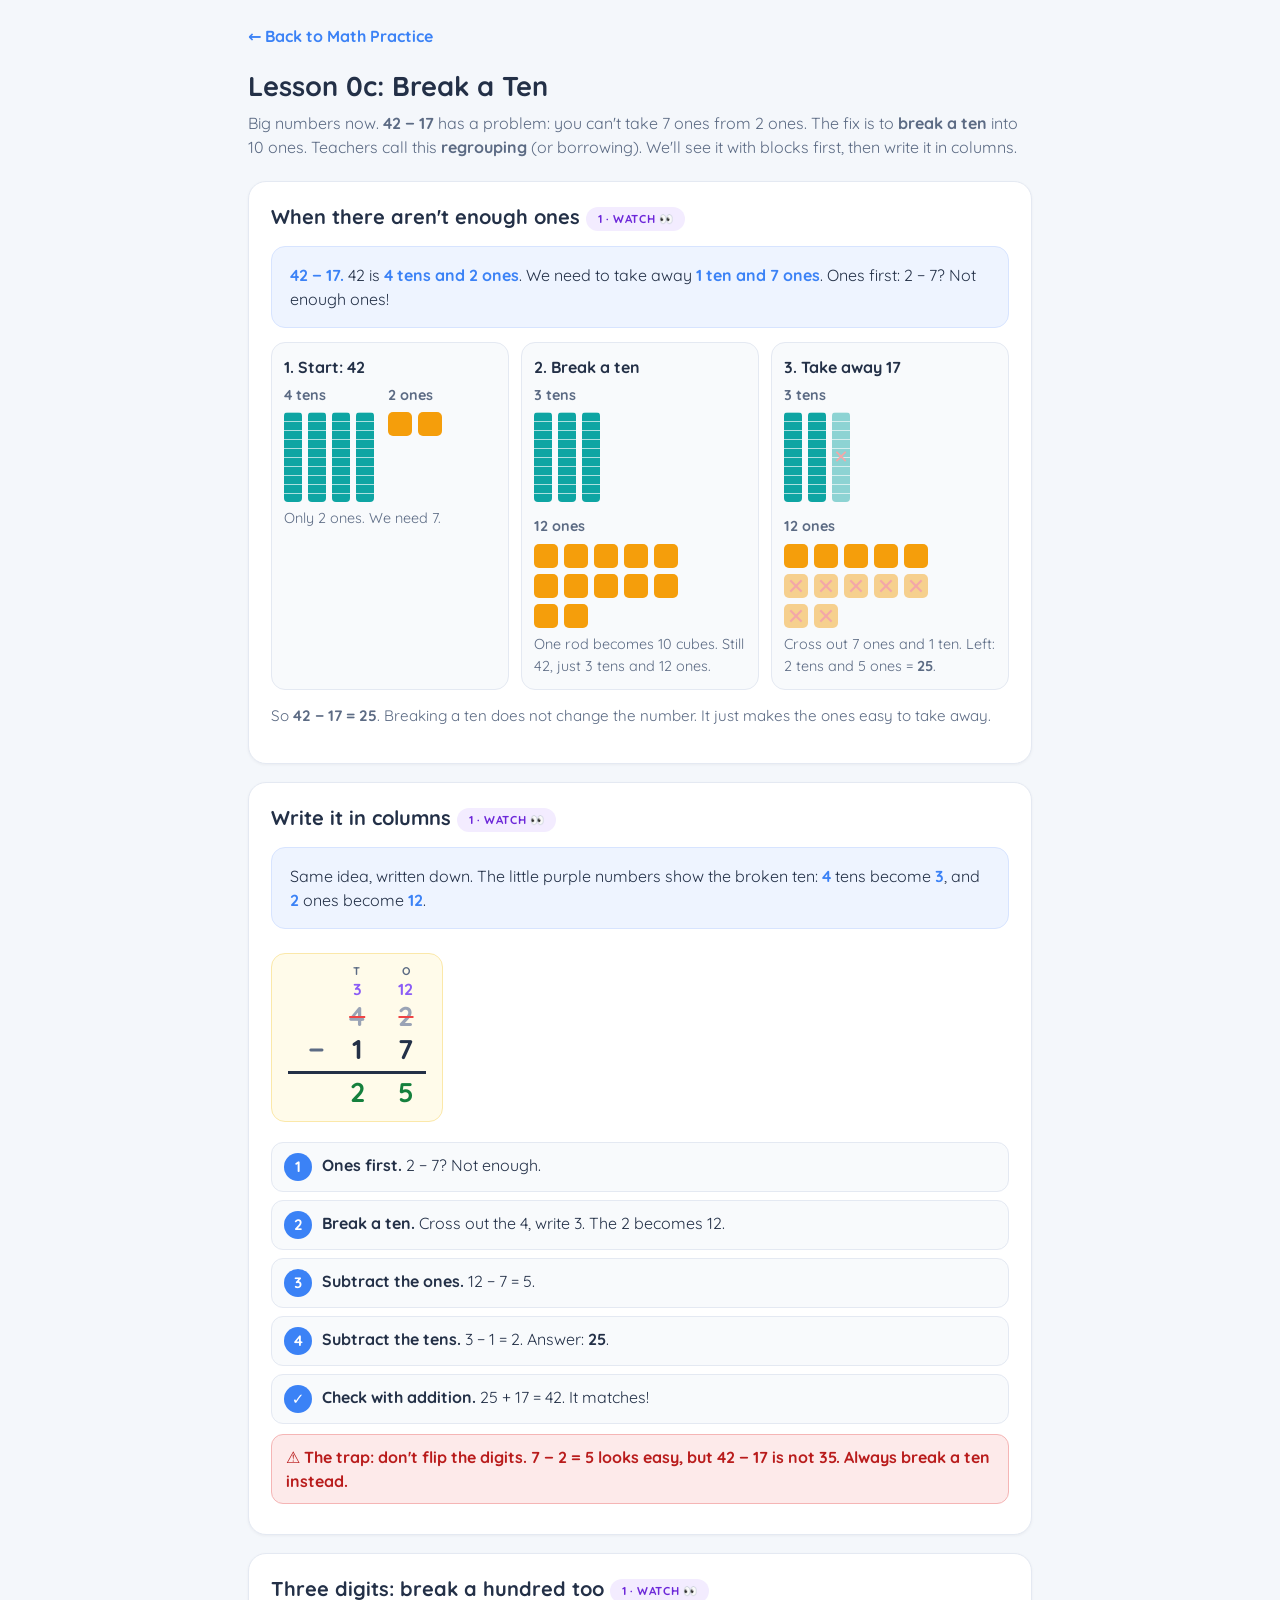
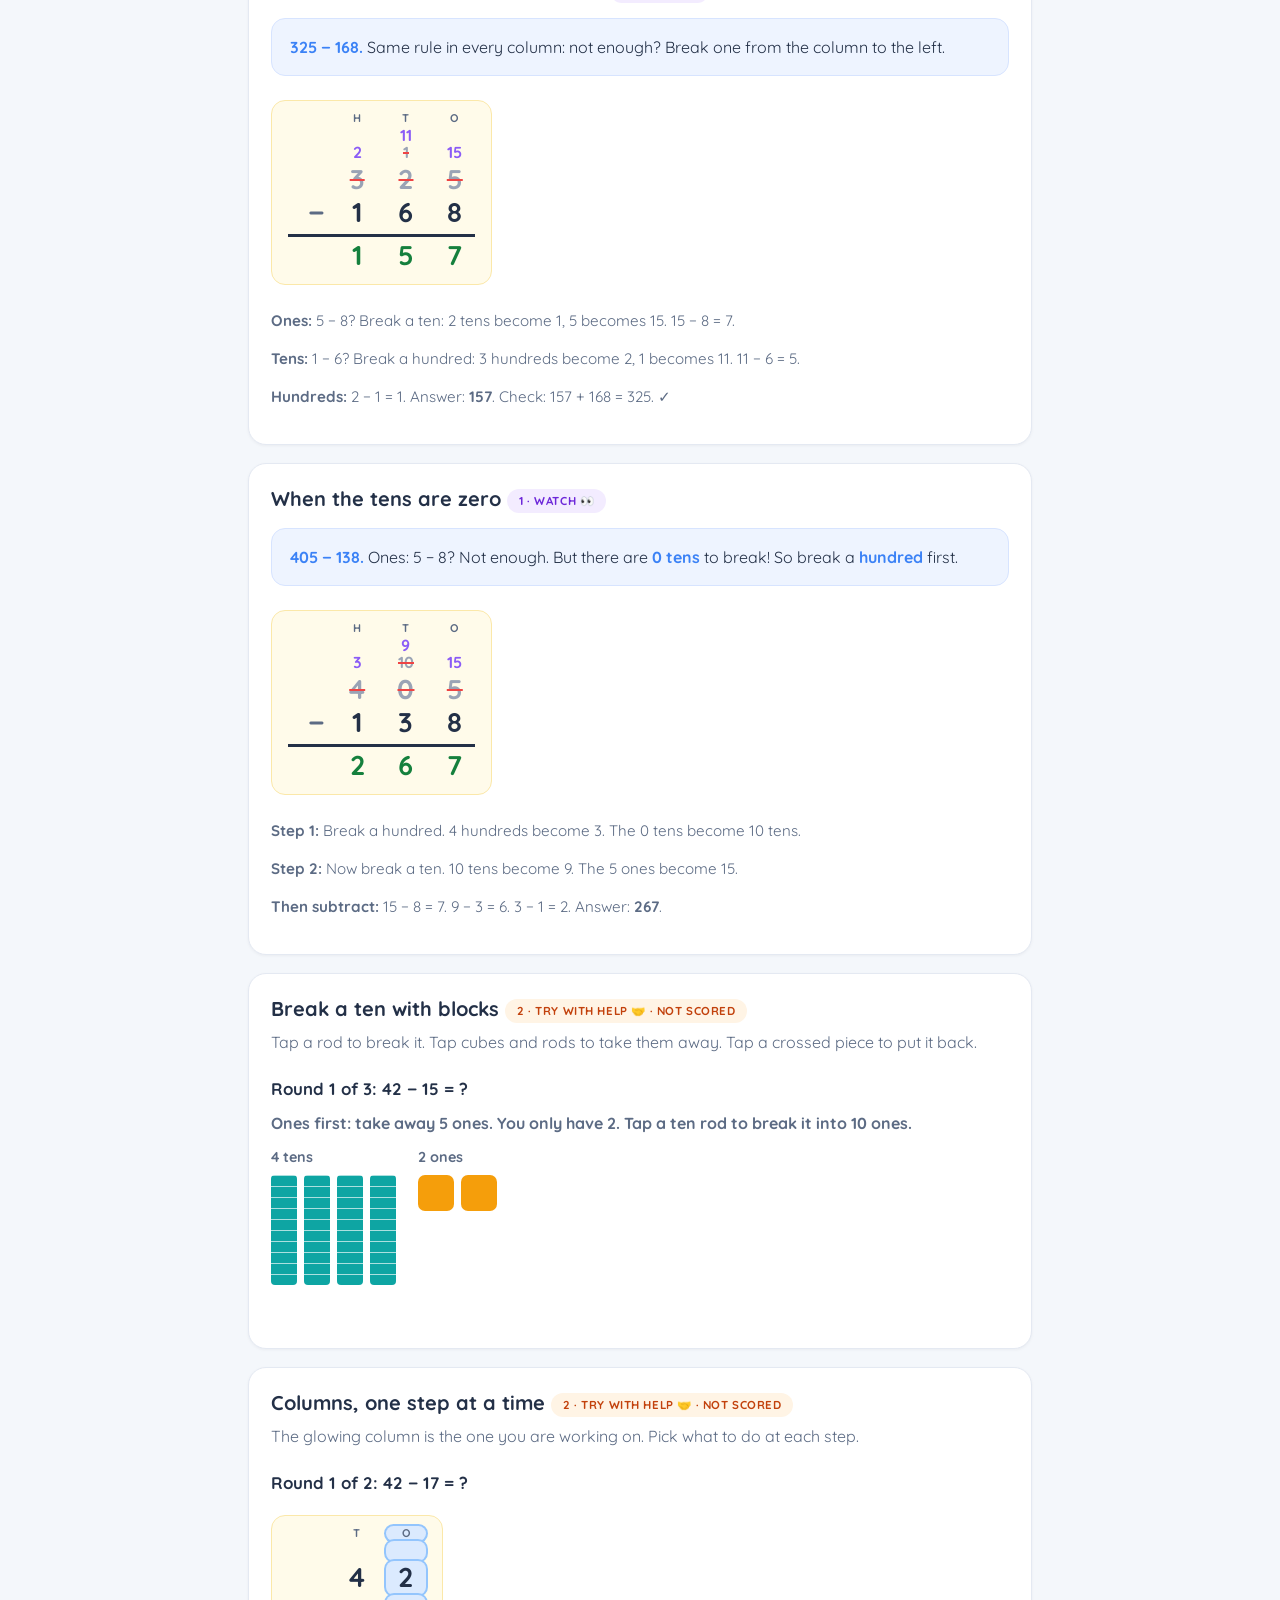
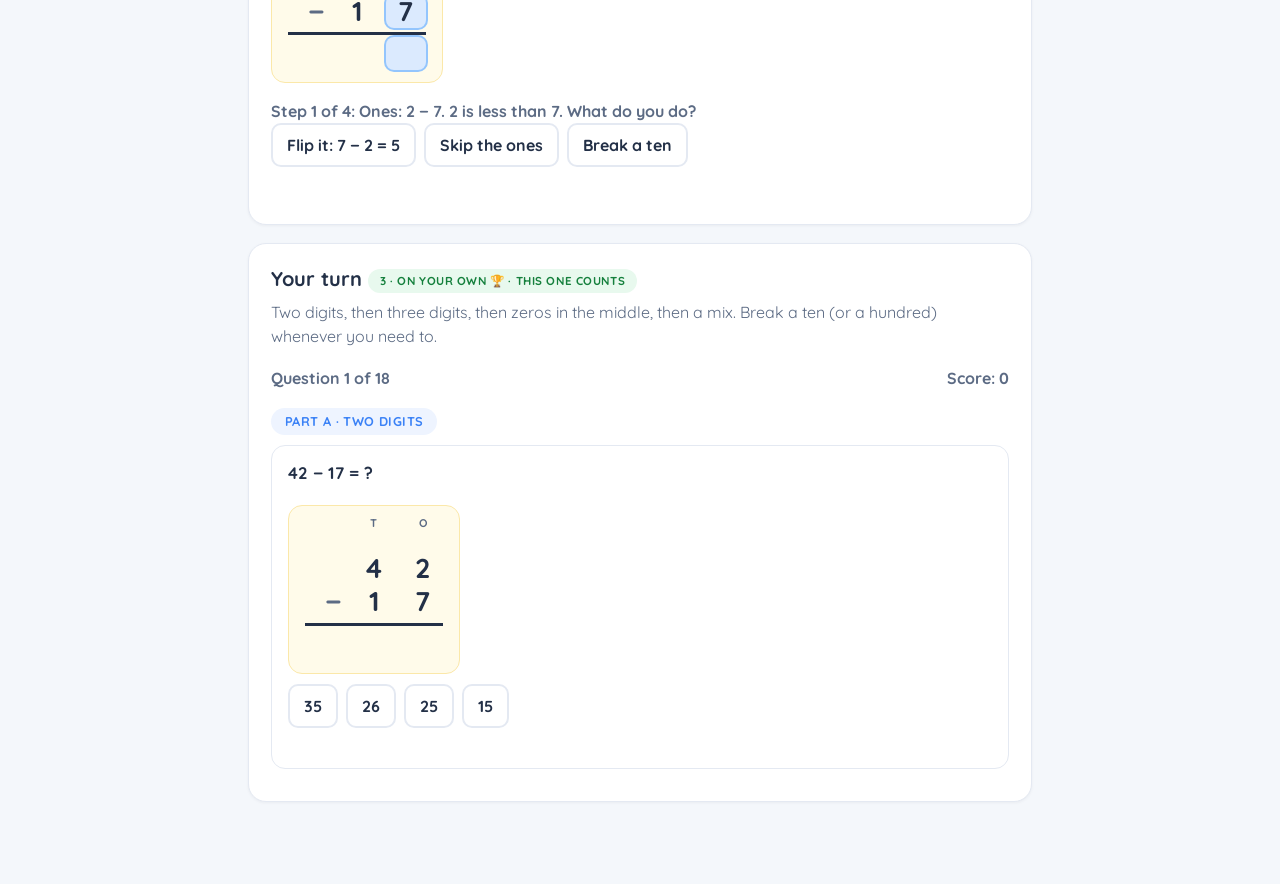
<file: lesson0c-subtraction-regrouping.html>
<!DOCTYPE html>
<html lang="en">
<head>
<meta charset="UTF-8">
<meta name="viewport" content="width=device-width, initial-scale=1.0">
<title>Break a Ten: Subtraction with Regrouping — Amara's Math Practice</title>
<link rel="preconnect" href="https://fonts.googleapis.com">
<link href="https://fonts.googleapis.com/css2?family=Quicksand:wght@500;700&display=swap" rel="stylesheet">
<link rel="stylesheet" href="styles.css">
</head>
<body>
<div class="wrap">
  <div class="topnav"><a class="back" href="index.html">&larr; Back to Math Practice</a></div>
  <h1>Lesson 0c: Break a Ten</h1>
  <p class="sub">Big numbers now. <b>42 &minus; 17</b> has a problem: you can't take 7 ones from 2 ones.
  The fix is to <b>break a ten</b> into 10 ones. Teachers call this <b>regrouping</b> (or borrowing).
  We'll see it with blocks first, then write it in columns.</p>

  <!-- 1 · WATCH: blocks -->
  <div class="card">
    <h2 style="margin-top:0">When there aren't enough ones <span class="stage watch">1 · Watch 👀</span></h2>
    <div class="explain">
      <b>42 &minus; 17.</b> 42 is <b>4 tens and 2 ones</b>. We need to take away <b>1 ten and 7 ones</b>. Ones first: 2 &minus; 7? Not enough ones!
    </div>
    <div class="bt-panels">
      <div class="bt-panel">
        <div class="bt-title">1. Start: 42</div>
        <div id="bt-before"></div>
        <p style="color:var(--sub);font-size:.9rem;margin:6px 0 0">Only 2 ones. We need 7.</p>
      </div>
      <div class="bt-panel">
        <div class="bt-title">2. Break a ten</div>
        <div id="bt-broken"></div>
        <p style="color:var(--sub);font-size:.9rem;margin:6px 0 0">One rod becomes 10 cubes. Still 42, just 3 tens and 12 ones.</p>
      </div>
      <div class="bt-panel">
        <div class="bt-title">3. Take away 17</div>
        <div id="bt-after"></div>
        <p style="color:var(--sub);font-size:.9rem;margin:6px 0 0">Cross out 7 ones and 1 ten. Left: 2 tens and 5 ones = <b>25</b>.</p>
      </div>
    </div>
    <p style="color:var(--sub);font-size:.95rem">So <b>42 &minus; 17 = 25</b>. Breaking a ten does not change the number. It just makes the ones easy to take away.</p>
  </div>

  <!-- 1 · WATCH: columns -->
  <div class="card">
    <h2 style="margin-top:0">Write it in columns <span class="stage watch">1 · Watch 👀</span></h2>
    <div class="explain">
      Same idea, written down. The little purple numbers show the broken ten: <b>4</b> tens become <b>3</b>, and <b>2</b> ones become <b>12</b>.
    </div>
    <div id="col-demo"></div>
    <div class="step-list">
      <div class="step"><div class="n">1</div><div><b>Ones first.</b> 2 &minus; 7? Not enough.</div></div>
      <div class="step"><div class="n">2</div><div><b>Break a ten.</b> Cross out the 4, write 3. The 2 becomes 12.</div></div>
      <div class="step"><div class="n">3</div><div><b>Subtract the ones.</b> 12 &minus; 7 = 5.</div></div>
      <div class="step"><div class="n">4</div><div><b>Subtract the tens.</b> 3 &minus; 1 = 2. Answer: <b>25</b>.</div></div>
      <div class="step"><div class="n">✓</div><div><b>Check with addition.</b> 25 + 17 = 42. It matches!</div></div>
    </div>
    <div class="trap">⚠️ The trap: don't flip the digits. 7 &minus; 2 = 5 looks easy, but 42 &minus; 17 is <b>not</b> 35. Always break a ten instead.</div>
  </div>

  <!-- 1 · WATCH: three digits -->
  <div class="card">
    <h2 style="margin-top:0">Three digits: break a hundred too <span class="stage watch">1 · Watch 👀</span></h2>
    <div class="explain">
      <b>325 &minus; 168.</b> Same rule in every column: not enough? Break one from the column to the left.
    </div>
    <div id="col-demo3"></div>
    <p style="color:var(--sub);font-size:.95rem"><b>Ones:</b> 5 &minus; 8? Break a ten: 2 tens become 1, 5 becomes 15. 15 &minus; 8 = 7.</p>
    <p style="color:var(--sub);font-size:.95rem"><b>Tens:</b> 1 &minus; 6? Break a hundred: 3 hundreds become 2, 1 becomes 11. 11 &minus; 6 = 5.</p>
    <p style="color:var(--sub);font-size:.95rem"><b>Hundreds:</b> 2 &minus; 1 = 1. Answer: <b>157</b>. Check: 157 + 168 = 325. ✓</p>
  </div>

  <!-- 1 · WATCH: zero in the middle -->
  <div class="card">
    <h2 style="margin-top:0">When the tens are zero <span class="stage watch">1 · Watch 👀</span></h2>
    <div class="explain">
      <b>405 &minus; 138.</b> Ones: 5 &minus; 8? Not enough. But there are <b>0 tens</b> to break! So break a <b>hundred</b> first.
    </div>
    <div id="col-demo0"></div>
    <p style="color:var(--sub);font-size:.95rem"><b>Step 1:</b> Break a hundred. 4 hundreds become 3. The 0 tens become 10 tens.</p>
    <p style="color:var(--sub);font-size:.95rem"><b>Step 2:</b> Now break a ten. 10 tens become 9. The 5 ones become 15.</p>
    <p style="color:var(--sub);font-size:.95rem"><b>Then subtract:</b> 15 &minus; 8 = 7. 9 &minus; 3 = 6. 3 &minus; 1 = 2. Answer: <b>267</b>.</p>
  </div>

  <!-- 2 · TRY WITH HELP: blocks -->
  <div class="card">
    <h2 style="margin-top:0">Break a ten with blocks <span class="stage help">2 · Try with help 🤝 · not scored</span></h2>
    <p class="sub" style="margin-top:-4px">Tap a rod to break it. Tap cubes and rods to take them away. Tap a crossed piece to put it back.</p>
    <div class="qtext" id="btTitle" style="margin:6px 0"></div>
    <div id="btActivity"></div>
    <div id="btNext" style="margin-top:10px"></div>
  </div>

  <!-- 2 · TRY WITH HELP: columns -->
  <div class="card">
    <h2 style="margin-top:0">Columns, one step at a time <span class="stage help">2 · Try with help 🤝 · not scored</span></h2>
    <p class="sub" style="margin-top:-4px">The glowing column is the one you are working on. Pick what to do at each step.</p>
    <div class="qtext" id="colTitle" style="margin:6px 0"></div>
    <div id="colActivity"></div>
    <div id="colNext" style="margin-top:10px"></div>
  </div>

  <!-- 3 · ON YOUR OWN -->
  <div class="card">
    <h2 style="margin-top:0">Your turn <span class="stage own">3 · On your own 🏆 · this one counts</span></h2>
    <p style="color:var(--sub);margin-top:-4px">Two digits, then three digits, then zeros in the middle, then a mix. Break a ten (or a hundred) whenever you need to.</p>
    <div class="progress-strip">
      <span id="qcount">Question 1 of 18</span>
      <span id="scorecount">Score: 0</span>
    </div>
    <div class="section-label" id="sectionLabel"></div>
    <div class="qcard">
      <div class="qtext" id="qtext"></div>
      <div id="qDemo"></div>
      <div class="choices" id="choices"></div>
      <div class="qfeedback" id="feedback"></div>
      <div id="qSolved"></div>
    </div>
    <div style="text-align:right">
      <button class="btn" id="nextBtn" style="display:none" onclick="nextQuestion()">Next &rarr;</button>
    </div>
    <div class="done-banner" id="doneBanner"></div>
  </div>
</div>

<script src="common.js"></script>
<script>
// ---- Watch demos ----
renderBaseTen(document.getElementById('bt-before'), {tens:4, ones:2});
renderBaseTen(document.getElementById('bt-broken'), {tens:3, ones:12});
renderBaseTen(document.getElementById('bt-after'), {tens:3, ones:12, goneTens:1, goneOnes:7});
renderColumnSubtraction(document.getElementById('col-demo'), 42, 17);
renderColumnSubtraction(document.getElementById('col-demo3'), 325, 168);
renderColumnSubtraction(document.getElementById('col-demo0'), 405, 138);

function shuffle(arr){
  const a = arr.slice();
  for(let i=a.length-1;i>0;i--){
    const j = Math.floor(Math.random()*(i+1));
    [a[i],a[j]] = [a[j],a[i]];
  }
  return a;
}

// ---- Try with help: break a ten with blocks (3 rounds) ----
const btRounds = [{a:42,b:15},{a:63,b:26},{a:81,b:25}];
let btIdx = 0;
function startBtRound(){
  const r = btRounds[btIdx];
  document.getElementById('btTitle').textContent = `Round ${btIdx+1} of ${btRounds.length}:  ${r.a} − ${r.b} = ?`;
  document.getElementById('btNext').innerHTML = '';
  initBreakTenActivity(document.getElementById('btActivity'), {
    a: r.a, b: r.b,
    onComplete: () => {
      const next = document.getElementById('btNext');
      if(btIdx < btRounds.length - 1){
        next.innerHTML = '<button class="btn" onclick="btIdx++;startBtRound()">Try another &rarr;</button>';
      } else {
        next.innerHTML = '<div class="build-success" style="display:block">All 3 rounds done! Breaking a ten is your superpower now. 🎉</div>';
      }
    }
  });
}
startBtRound();

// ---- Try with help: columns step by step (2 rounds + optional zero bonus) ----
const colRounds = [{a:42,b:17},{a:325,b:168}];
const colBonus = {a:405,b:138};
let colIdx = 0;
function startColRound(round, isBonus){
  const {a, b} = round;
  document.getElementById('colTitle').textContent = (isBonus ? 'Bonus (zero in the middle): ' : `Round ${colIdx+1} of ${colRounds.length}:  `) + `${a} − ${b} = ?`;
  document.getElementById('colNext').innerHTML = '';
  const box = document.getElementById('colActivity');
  box.innerHTML = `
    <div class="build-wrap">
      <div data-role="cols"></div>
      <div class="build-status" data-role="prompt"></div>
      <div class="choices" data-role="choices"></div>
      <div class="build-status" data-role="status"></div>
      <div class="build-success" data-role="success"></div>
    </div>`;
  const colsEl = box.querySelector('[data-role="cols"]');
  const promptEl = box.querySelector('[data-role="prompt"]');
  const choicesEl = box.querySelector('[data-role="choices"]');
  const statusEl = box.querySelector('[data-role="status"]');
  const successEl = box.querySelector('[data-role="success"]');
  const { steps, answer } = columnSubtractionSteps(a, b);
  let k = 0, misses = 0;

  function showStep(){
    const st = steps[k];
    const prev = k === 0 ? null : steps[k-1].after;
    renderColumnSubtraction(colsEl, a, b, {snapshot: prev, activeCol: st.col});
    promptEl.textContent = `Step ${k+1} of ${steps.length}: ${st.text}`;
    statusEl.textContent = '';
    misses = 0;
    choicesEl.innerHTML = '';
    shuffle(st.choices).forEach(c => {
      const btn = document.createElement('button');
      btn.className = 'choice';
      btn.textContent = c;
      btn.onclick = () => pick(c, btn);
      choicesEl.appendChild(btn);
    });
  }
  function pick(c, btn){
    const st = steps[k];
    if(String(c) === String(st.answer)){
      btn.classList.add('correct');
      k++;
      if(k >= steps.length){
        renderColumnSubtraction(colsEl, a, b, {});
        promptEl.textContent = '';
        choicesEl.innerHTML = '';
        successEl.style.display = 'block';
        successEl.textContent = `${a} − ${b} = ${answer}. Check: ${answer} + ${b} = ${a}. ✓ Every step was yours!`;
        const next = document.getElementById('colNext');
        if(!isBonus && colIdx < colRounds.length - 1){
          next.innerHTML = '<button class="btn" onclick="colIdx++;startColRound(colRounds[colIdx],false)">Try another &rarr;</button>';
        } else if(!isBonus){
          next.innerHTML = '<div class="build-success" style="display:block">Both rounds done! 🎉</div>' +
            '<button class="btn ghost" style="margin-top:8px" onclick="startColRound(colBonus,true)">Bonus: try one with a zero in the middle &rarr;</button>';
        } else {
          next.innerHTML = '<div class="build-success" style="display:block">Zero in the middle — handled! You are ready for the quiz. 🎉</div>';
        }
      } else {
        setTimeout(showStep, 350);
      }
    } else {
      btn.classList.add('wrong');
      misses++;
      statusEl.textContent = st.hint + (misses >= 2 ? ' Look at the glowing column.' : '');
    }
  }
  showStep();
}
startColRound(colRounds[0], false);

// ---- On your own: 18 questions ----
const PARTS = {A:'Part A · Two digits', B:'Part B · Three digits', C:'Part C · Zero in the middle', mix:'🔀 Mix it up'};
const questions = [
  {a:42,b:17,part:'A'},{a:63,b:28,part:'A'},{a:70,b:36,part:'A'},{a:86,b:34,part:'A'},{a:91,b:45,part:'A'},{a:54,b:17,part:'A'},
  {a:325,b:168,part:'B'},{a:452,b:236,part:'B'},{a:613,b:247,part:'B'},{a:740,b:385,part:'B'},{a:528,b:193,part:'B'},{a:836,b:279,part:'B'},
  {a:405,b:138,part:'C'},{a:300,b:147,part:'C'},{a:602,b:358,part:'C'},
  {a:63,b:28,part:'mix',mix:true},{a:613,b:247,part:'mix',mix:true},{a:300,b:147,part:'mix',mix:true},
].map(q => ({...q, ans: q.a - q.b}));

// The classic mistake: subtracting the smaller digit from the bigger in each column.
function flipDigits(a, b){
  const n = String(a).length;
  const ta = String(a).padStart(n,'0').split('').map(Number);
  const tb = String(b).padStart(n,'0').split('').map(Number);
  return parseInt(ta.map((d,i)=>Math.abs(d - tb[i])).join(''), 10);
}
function mkChoices(item){
  const {a, b, ans} = item;
  const pool = [ans];
  const cands = [flipDigits(a, b), ans + 10, ans - 10, ans + 1, ans - 1, ans + 100, ans - 100];
  for(const v of cands){
    if(pool.length >= 4) break;
    if(v >= 0 && v !== ans && !pool.includes(v)) pool.push(v);
  }
  return pool;
}

let idx = 0, score = 0, answered = false;
const LESSON_KEY = 'lesson0c', TOTAL = questions.length;

function renderQuestion(){
  answered = false;
  const item = questions[idx];
  document.getElementById('qcount').textContent = `Question ${idx+1} of ${TOTAL}`;
  document.getElementById('scorecount').textContent = `Score: ${score}`;
  if(idx === 0 || questions[idx-1].part !== item.part){
    document.getElementById('sectionLabel').textContent = PARTS[item.part];
  }
  document.getElementById('qtext').textContent = `${item.a} − ${item.b} = ?`;
  const demo = document.getElementById('qDemo');
  if(item.mix){
    demo.className = '';
    demo.style.gridTemplateColumns = '';
    demo.innerHTML = '<p class="take-caption">No columns drawn this time. Picture them in your head, or use paper.</p>';
  } else {
    renderColumnSubtraction(demo, item.a, item.b, {snapshot: null});
  }
  document.getElementById('qSolved').innerHTML = '';
  document.getElementById('feedback').textContent = '';
  document.getElementById('feedback').className = 'qfeedback';
  document.getElementById('nextBtn').style.display = 'none';
  const choicesEl = document.getElementById('choices');
  choicesEl.innerHTML = '';
  shuffle(mkChoices(item)).forEach(c=>{
    const btn = document.createElement('button');
    btn.className = 'choice';
    btn.textContent = c;
    btn.onclick = () => selectAnswer(c, btn);
    choicesEl.appendChild(btn);
  });
}

function selectAnswer(value, btn){
  if(answered) return;
  answered = true;
  const item = questions[idx];
  const feedback = document.getElementById('feedback');
  document.querySelectorAll('#choices .choice').forEach(b=>{
    if(parseInt(b.textContent,10) === item.ans) b.classList.add('correct');
  });
  if(value === item.ans){
    score++;
    btn.classList.add('correct');
    feedback.textContent = `Yes! ${item.a} − ${item.b} = ${item.ans}. Check: ${item.ans} + ${item.b} = ${item.a}. ✓`;
    feedback.className = 'qfeedback ok';
  } else {
    btn.classList.add('wrong');
    const flipped = flipDigits(item.a, item.b);
    const trap = (value === flipped && flipped !== item.ans) ? ' That is the flip trap: you took the small digit from the big one. Break a ten instead.' : '';
    feedback.textContent = `Not quite — ${item.a} − ${item.b} = ${item.ans}.${trap} Here is every step:`;
    feedback.className = 'qfeedback no';
    const solved = document.getElementById('qSolved');
    solved.innerHTML = '<div data-role="cols"></div><p class="take-caption"></p>';
    renderColumnSubtraction(solved.querySelector('[data-role="cols"]'), item.a, item.b, {});
    solved.querySelector('p').textContent = columnWalkText(item.a, item.b);
  }
  document.getElementById('scorecount').textContent = `Score: ${score}`;
  document.getElementById('nextBtn').style.display = 'inline-block';
  document.getElementById('nextBtn').textContent = (idx === TOTAL-1) ? 'Finish' : 'Next →';
}

function nextQuestion(){
  idx++;
  if(idx >= TOTAL){
    finish();
    return;
  }
  renderQuestion();
}

function finish(){
  document.querySelector('.qcard').style.display = 'none';
  document.getElementById('nextBtn').style.display = 'none';
  document.getElementById('sectionLabel').style.display = 'none';
  document.getElementById('qcount').textContent = 'Done!';
  const rec = mathSave(LESSON_KEY, score, TOTAL);
  let msg;
  if(score >= 16) msg = '⭐ Regrouping Star! You can break tens and hundreds like a pro.';
  else if(score >= 12) msg = '💪 Strong work! A little more practice and every column will feel easy.';
  else msg = '🌱 Good practice. Try again — ones first, and break a ten when you need to.';
  const banner = document.getElementById('doneBanner');
  banner.style.display = 'block';
  banner.innerHTML = `${msg}<br>You scored ${score} / ${TOTAL} (best so far: ${rec.best} / ${TOTAL}).<br>
    <a class="btn green" style="margin-top:10px" href="lesson0d-addition-carrying.html">Continue to Lesson 0d: Make a Ten &rarr;</a>`;
}

renderQuestion();
</script>
</body>
</html>
</file>
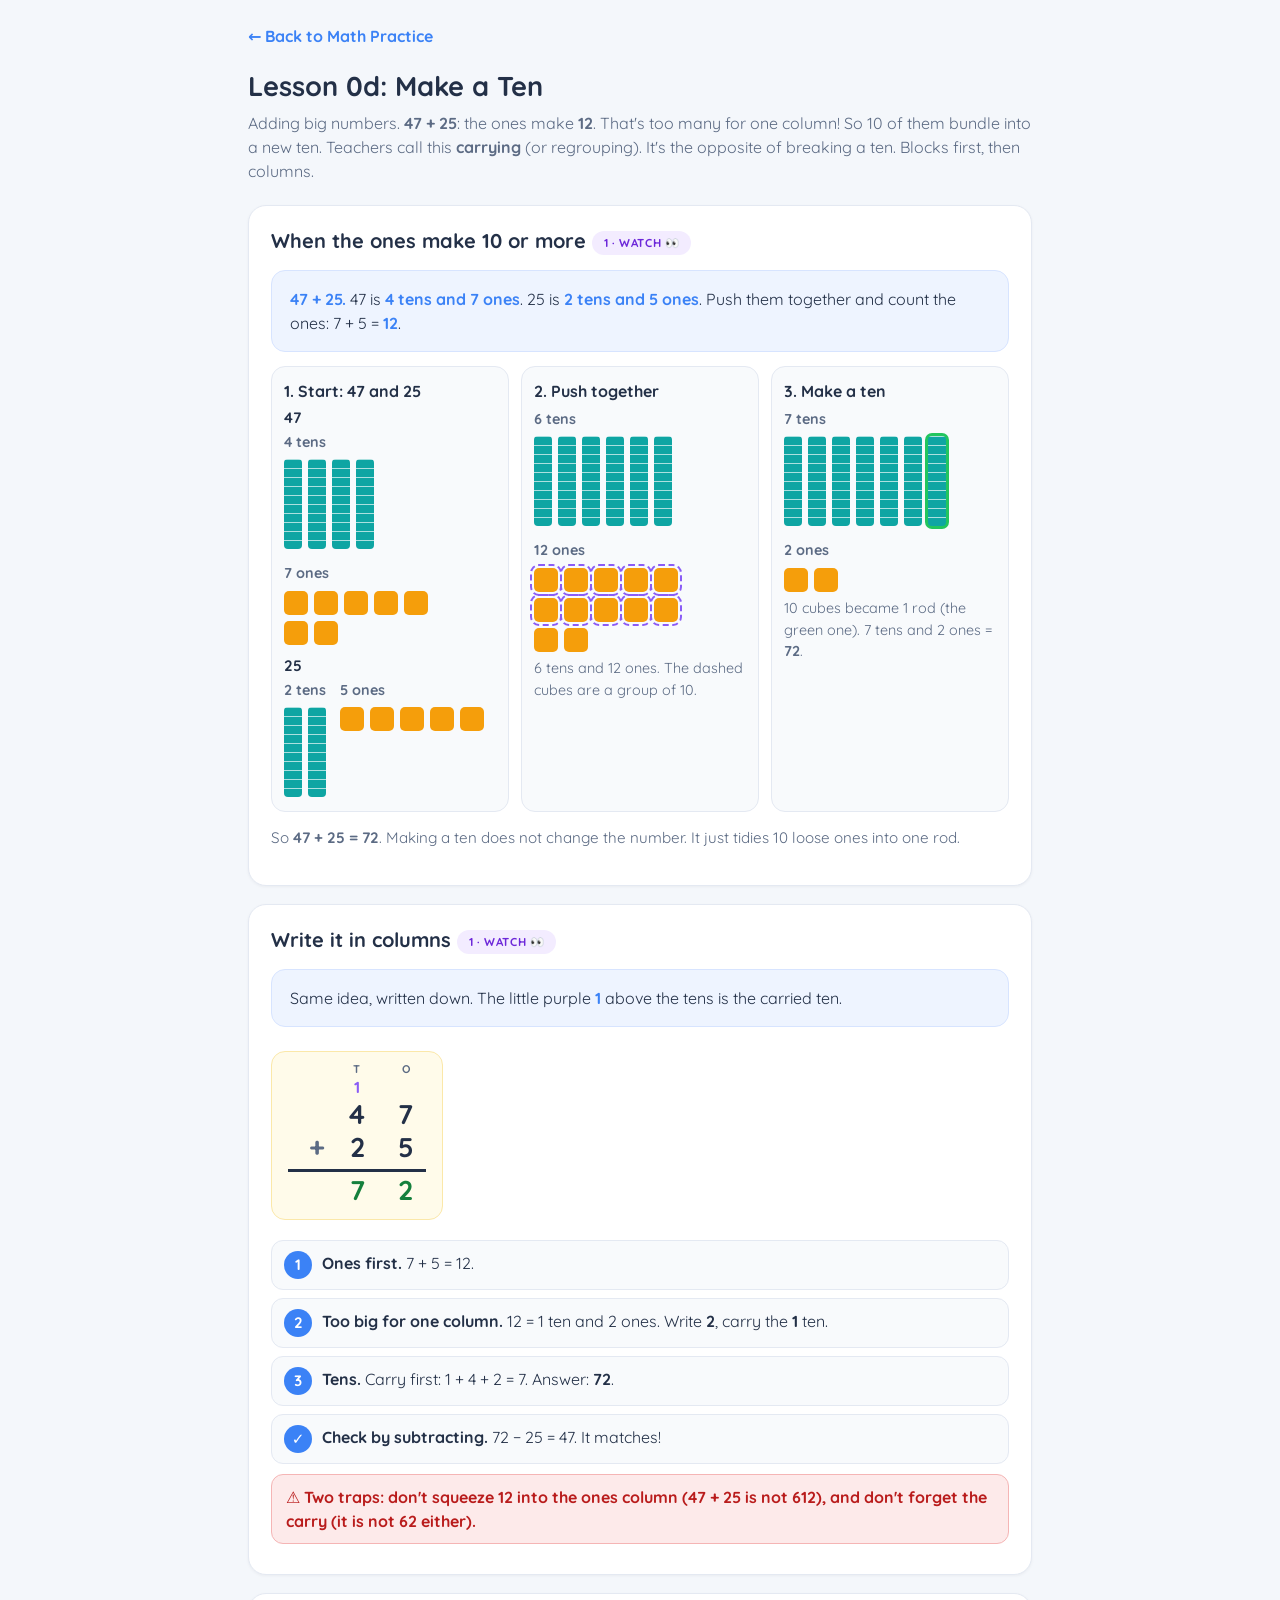
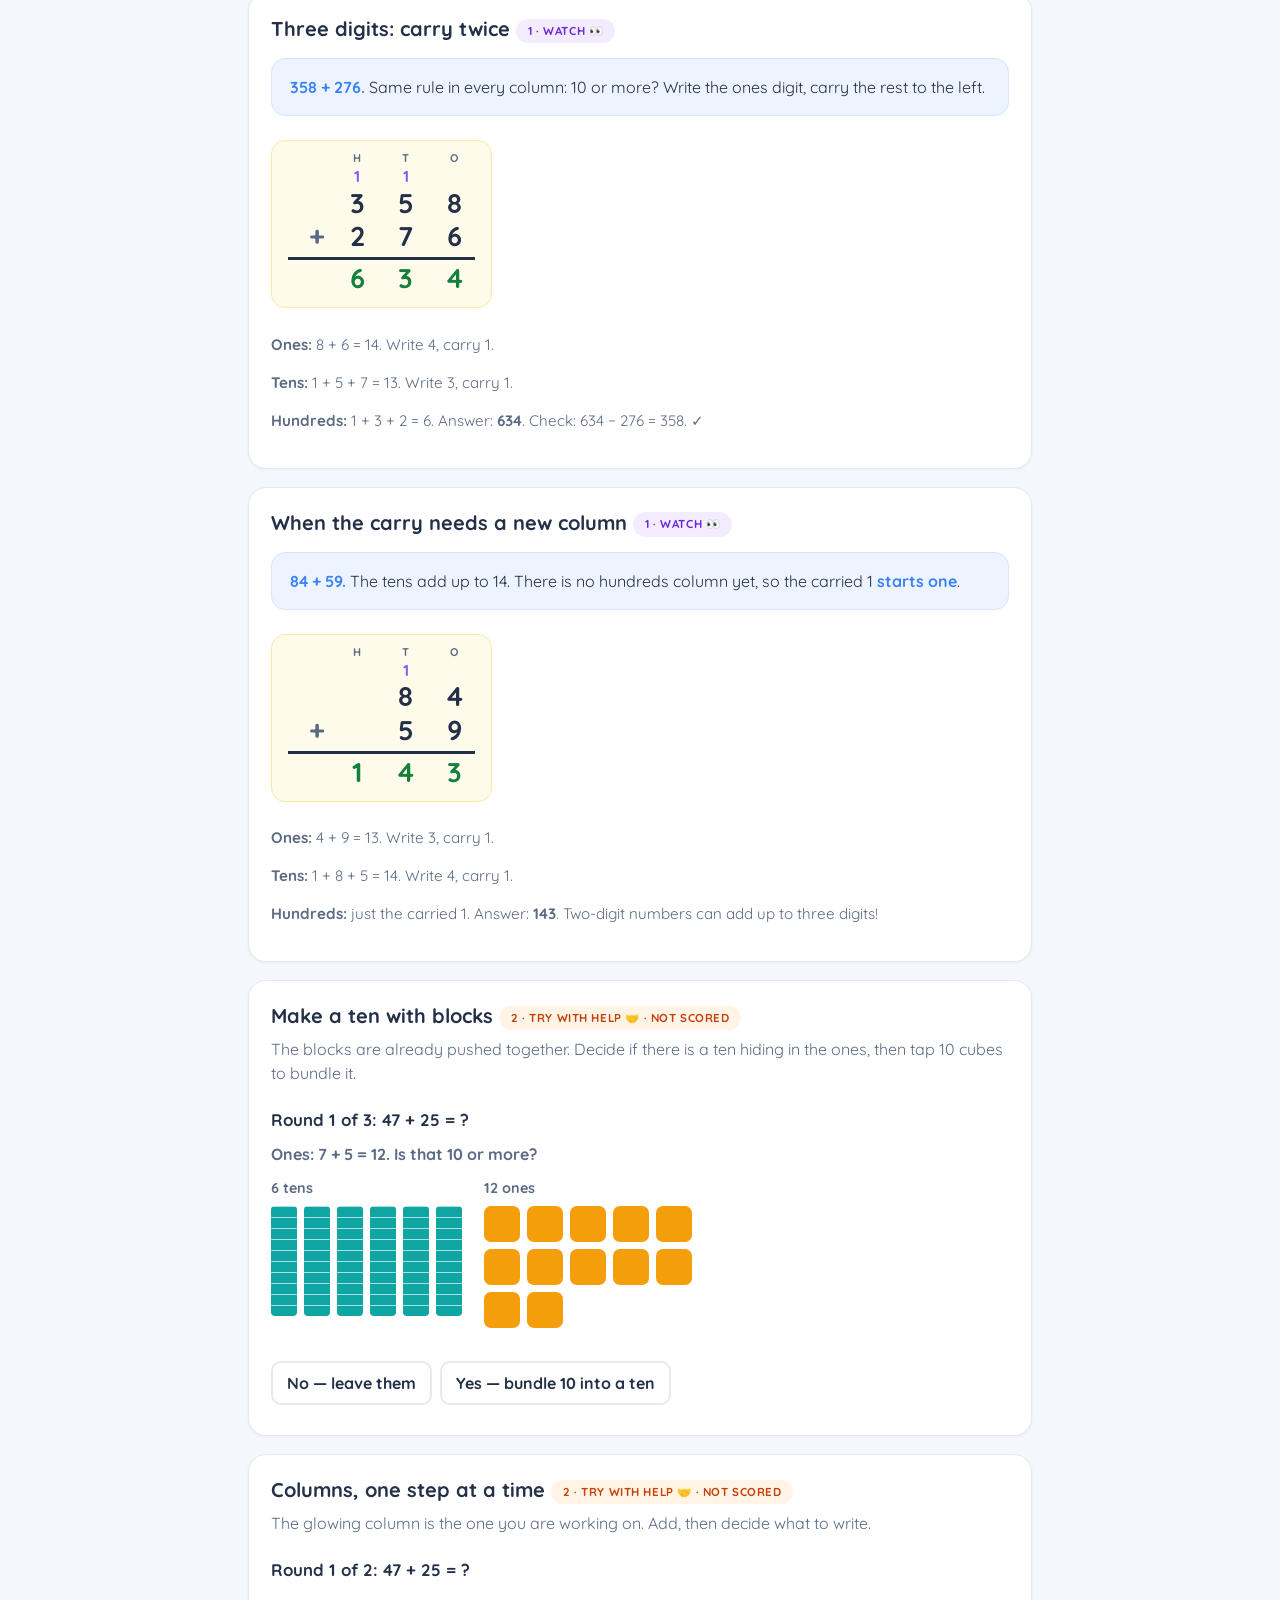
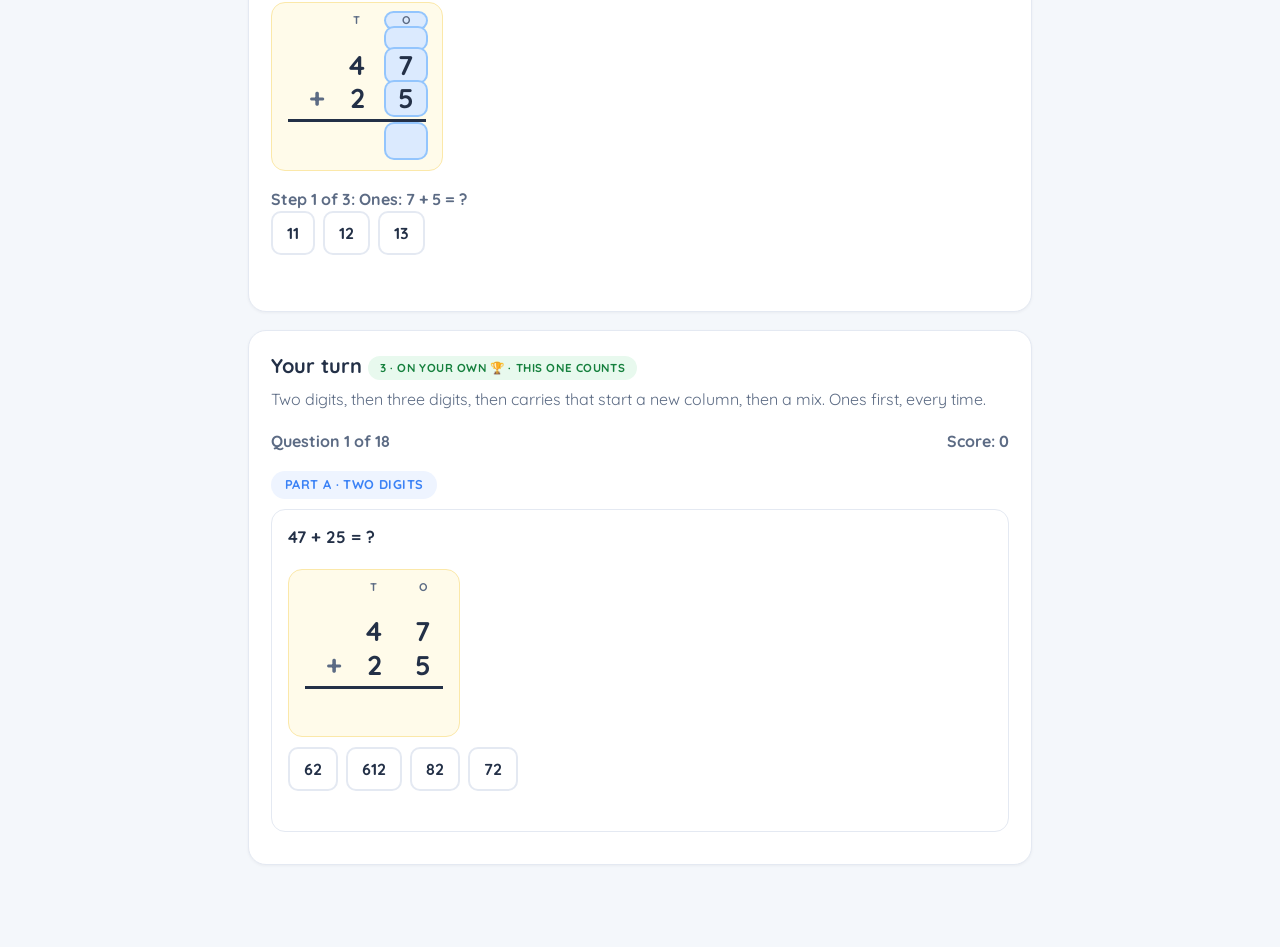
<file: lesson0d-addition-carrying.html>
<!DOCTYPE html>
<html lang="en">
<head>
<meta charset="UTF-8">
<meta name="viewport" content="width=device-width, initial-scale=1.0">
<title>Make a Ten: Addition with Carrying — Amara's Math Practice</title>
<link rel="preconnect" href="https://fonts.googleapis.com">
<link href="https://fonts.googleapis.com/css2?family=Quicksand:wght@500;700&display=swap" rel="stylesheet">
<link rel="stylesheet" href="styles.css">
</head>
<body>
<div class="wrap">
  <div class="topnav"><a class="back" href="index.html">&larr; Back to Math Practice</a></div>
  <h1>Lesson 0d: Make a Ten</h1>
  <p class="sub">Adding big numbers. <b>47 + 25</b>: the ones make <b>12</b>. That's too many for one column!
  So 10 of them bundle into a new ten. Teachers call this <b>carrying</b> (or regrouping).
  It's the opposite of breaking a ten. Blocks first, then columns.</p>

  <!-- 1 · WATCH: blocks -->
  <div class="card">
    <h2 style="margin-top:0">When the ones make 10 or more <span class="stage watch">1 · Watch 👀</span></h2>
    <div class="explain">
      <b>47 + 25.</b> 47 is <b>4 tens and 7 ones</b>. 25 is <b>2 tens and 5 ones</b>. Push them together and count the ones: 7 + 5 = <b>12</b>.
    </div>
    <div class="bt-panels">
      <div class="bt-panel">
        <div class="bt-title">1. Start: 47 and 25</div>
        <div class="bt-stack">
          <div><div class="bt-sub">47</div><div id="bt-a"></div></div>
          <div><div class="bt-sub">25</div><div id="bt-b"></div></div>
        </div>
      </div>
      <div class="bt-panel">
        <div class="bt-title">2. Push together</div>
        <div id="bt-together"></div>
        <p style="color:var(--sub);font-size:.9rem;margin:6px 0 0">6 tens and 12 ones. The dashed cubes are a group of 10.</p>
      </div>
      <div class="bt-panel">
        <div class="bt-title">3. Make a ten</div>
        <div id="bt-made"></div>
        <p style="color:var(--sub);font-size:.9rem;margin:6px 0 0">10 cubes became 1 rod (the green one). 7 tens and 2 ones = <b>72</b>.</p>
      </div>
    </div>
    <p style="color:var(--sub);font-size:.95rem">So <b>47 + 25 = 72</b>. Making a ten does not change the number. It just tidies 10 loose ones into one rod.</p>
  </div>

  <!-- 1 · WATCH: columns -->
  <div class="card">
    <h2 style="margin-top:0">Write it in columns <span class="stage watch">1 · Watch 👀</span></h2>
    <div class="explain">
      Same idea, written down. The little purple <b>1</b> above the tens is the carried ten.
    </div>
    <div id="col-demo"></div>
    <div class="step-list">
      <div class="step"><div class="n">1</div><div><b>Ones first.</b> 7 + 5 = 12.</div></div>
      <div class="step"><div class="n">2</div><div><b>Too big for one column.</b> 12 = 1 ten and 2 ones. Write <b>2</b>, carry the <b>1</b> ten.</div></div>
      <div class="step"><div class="n">3</div><div><b>Tens.</b> Carry first: 1 + 4 + 2 = 7. Answer: <b>72</b>.</div></div>
      <div class="step"><div class="n">✓</div><div><b>Check by subtracting.</b> 72 &minus; 25 = 47. It matches!</div></div>
    </div>
    <div class="trap">⚠️ Two traps: don't squeeze 12 into the ones column (47 + 25 is <b>not</b> 612), and don't forget the carry (it is <b>not</b> 62 either).</div>
  </div>

  <!-- 1 · WATCH: three digits -->
  <div class="card">
    <h2 style="margin-top:0">Three digits: carry twice <span class="stage watch">1 · Watch 👀</span></h2>
    <div class="explain">
      <b>358 + 276.</b> Same rule in every column: 10 or more? Write the ones digit, carry the rest to the left.
    </div>
    <div id="col-demo3"></div>
    <p style="color:var(--sub);font-size:.95rem"><b>Ones:</b> 8 + 6 = 14. Write 4, carry 1.</p>
    <p style="color:var(--sub);font-size:.95rem"><b>Tens:</b> 1 + 5 + 7 = 13. Write 3, carry 1.</p>
    <p style="color:var(--sub);font-size:.95rem"><b>Hundreds:</b> 1 + 3 + 2 = 6. Answer: <b>634</b>. Check: 634 &minus; 276 = 358. ✓</p>
  </div>

  <!-- 1 · WATCH: new column -->
  <div class="card">
    <h2 style="margin-top:0">When the carry needs a new column <span class="stage watch">1 · Watch 👀</span></h2>
    <div class="explain">
      <b>84 + 59.</b> The tens add up to 14. There is no hundreds column yet, so the carried 1 <b>starts one</b>.
    </div>
    <div id="col-demo-new"></div>
    <p style="color:var(--sub);font-size:.95rem"><b>Ones:</b> 4 + 9 = 13. Write 3, carry 1.</p>
    <p style="color:var(--sub);font-size:.95rem"><b>Tens:</b> 1 + 8 + 5 = 14. Write 4, carry 1.</p>
    <p style="color:var(--sub);font-size:.95rem"><b>Hundreds:</b> just the carried 1. Answer: <b>143</b>. Two-digit numbers can add up to three digits!</p>
  </div>

  <!-- 2 · TRY WITH HELP: blocks -->
  <div class="card">
    <h2 style="margin-top:0">Make a ten with blocks <span class="stage help">2 · Try with help 🤝 · not scored</span></h2>
    <p class="sub" style="margin-top:-4px">The blocks are already pushed together. Decide if there is a ten hiding in the ones, then tap 10 cubes to bundle it.</p>
    <div class="qtext" id="mtTitle" style="margin:6px 0"></div>
    <div id="mtActivity"></div>
    <div id="mtNext" style="margin-top:10px"></div>
  </div>

  <!-- 2 · TRY WITH HELP: columns -->
  <div class="card">
    <h2 style="margin-top:0">Columns, one step at a time <span class="stage help">2 · Try with help 🤝 · not scored</span></h2>
    <p class="sub" style="margin-top:-4px">The glowing column is the one you are working on. Add, then decide what to write.</p>
    <div class="qtext" id="colTitle" style="margin:6px 0"></div>
    <div id="colActivity"></div>
    <div id="colNext" style="margin-top:10px"></div>
  </div>

  <!-- 3 · ON YOUR OWN -->
  <div class="card">
    <h2 style="margin-top:0">Your turn <span class="stage own">3 · On your own 🏆 · this one counts</span></h2>
    <p style="color:var(--sub);margin-top:-4px">Two digits, then three digits, then carries that start a new column, then a mix. Ones first, every time.</p>
    <div class="progress-strip">
      <span id="qcount">Question 1 of 18</span>
      <span id="scorecount">Score: 0</span>
    </div>
    <div class="section-label" id="sectionLabel"></div>
    <div class="qcard">
      <div class="qtext" id="qtext"></div>
      <div id="qDemo"></div>
      <div class="choices" id="choices"></div>
      <div class="qfeedback" id="feedback"></div>
      <div id="qSolved"></div>
    </div>
    <div style="text-align:right">
      <button class="btn" id="nextBtn" style="display:none" onclick="nextQuestion()">Next &rarr;</button>
    </div>
    <div class="done-banner" id="doneBanner"></div>
  </div>
</div>

<script src="common.js"></script>
<script>
// ---- Watch demos ----
renderBaseTen(document.getElementById('bt-a'), {tens:4, ones:7});
renderBaseTen(document.getElementById('bt-b'), {tens:2, ones:5});
renderBaseTen(document.getElementById('bt-together'), {tens:6, ones:12, highlightOnes:10});
renderBaseTen(document.getElementById('bt-made'), {tens:7, ones:2, newTens:1});
renderColumnAddition(document.getElementById('col-demo'), 47, 25);
renderColumnAddition(document.getElementById('col-demo3'), 358, 276);
renderColumnAddition(document.getElementById('col-demo-new'), 84, 59);

function shuffle(arr){
  const a = arr.slice();
  for(let i=a.length-1;i>0;i--){
    const j = Math.floor(Math.random()*(i+1));
    [a[i],a[j]] = [a[j],a[i]];
  }
  return a;
}

// ---- Try with help: make a ten with blocks (3 rounds, last one has no carry) ----
const mtRounds = [{a:47,b:25},{a:36,b:48},{a:52,b:36}];
let mtIdx = 0;
function startMtRound(){
  const r = mtRounds[mtIdx];
  document.getElementById('mtTitle').textContent = `Round ${mtIdx+1} of ${mtRounds.length}:  ${r.a} + ${r.b} = ?`;
  document.getElementById('mtNext').innerHTML = '';
  initMakeTenActivity(document.getElementById('mtActivity'), {
    a: r.a, b: r.b,
    onComplete: () => {
      const next = document.getElementById('mtNext');
      if(mtIdx < mtRounds.length - 1){
        next.innerHTML = '<button class="btn" onclick="mtIdx++;startMtRound()">Try another &rarr;</button>';
      } else {
        next.innerHTML = '<div class="build-success" style="display:block">All 3 rounds done! You know when to make a ten — and when not to. 🎉</div>';
      }
    }
  });
}
startMtRound();

// ---- Try with help: columns step by step (2 rounds + bonus new column) ----
const colRounds = [{a:47,b:25},{a:358,b:276}];
const colBonus = {a:84,b:59};
let colIdx = 0;
function startColRound(round, isBonus){
  const {a, b} = round;
  document.getElementById('colTitle').textContent = (isBonus ? 'Bonus (a new column): ' : `Round ${colIdx+1} of ${colRounds.length}:  `) + `${a} + ${b} = ?`;
  document.getElementById('colNext').innerHTML = '';
  const box = document.getElementById('colActivity');
  box.innerHTML = `
    <div class="build-wrap">
      <div data-role="cols"></div>
      <div class="build-status" data-role="prompt"></div>
      <div class="choices" data-role="choices"></div>
      <div class="build-status" data-role="status"></div>
      <div class="build-success" data-role="success"></div>
    </div>`;
  const colsEl = box.querySelector('[data-role="cols"]');
  const promptEl = box.querySelector('[data-role="prompt"]');
  const choicesEl = box.querySelector('[data-role="choices"]');
  const statusEl = box.querySelector('[data-role="status"]');
  const successEl = box.querySelector('[data-role="success"]');
  const { steps, answer } = columnAdditionSteps(a, b);
  let k = 0, misses = 0;

  function showStep(){
    const st = steps[k];
    const prev = k === 0 ? null : steps[k-1].after;
    renderColumnAddition(colsEl, a, b, {snapshot: prev, activeCol: st.col});
    promptEl.textContent = `Step ${k+1} of ${steps.length}: ${st.text}`;
    statusEl.textContent = '';
    misses = 0;
    choicesEl.innerHTML = '';
    shuffle(st.choices).forEach(c => {
      const btn = document.createElement('button');
      btn.className = 'choice';
      btn.textContent = c;
      btn.onclick = () => pick(c, btn);
      choicesEl.appendChild(btn);
    });
  }
  function pick(c, btn){
    const st = steps[k];
    if(String(c) === String(st.answer)){
      btn.classList.add('correct');
      k++;
      if(k >= steps.length){
        renderColumnAddition(colsEl, a, b, {});
        promptEl.textContent = '';
        choicesEl.innerHTML = '';
        successEl.style.display = 'block';
        successEl.textContent = `${a} + ${b} = ${answer}. Check: ${answer} − ${b} = ${a}. ✓ Every step was yours!`;
        const next = document.getElementById('colNext');
        if(!isBonus && colIdx < colRounds.length - 1){
          next.innerHTML = '<button class="btn" onclick="colIdx++;startColRound(colRounds[colIdx],false)">Try another &rarr;</button>';
        } else if(!isBonus){
          next.innerHTML = '<div class="build-success" style="display:block">Both rounds done! 🎉</div>' +
            '<button class="btn ghost" style="margin-top:8px" onclick="startColRound(colBonus,true)">Bonus: a carry that starts a new column &rarr;</button>';
        } else {
          next.innerHTML = '<div class="build-success" style="display:block">New column — handled! You are ready for the quiz. 🎉</div>';
        }
      } else {
        setTimeout(showStep, 350);
      }
    } else {
      btn.classList.add('wrong');
      misses++;
      statusEl.textContent = st.hint + (misses >= 2 ? ' Look at the glowing column.' : '');
    }
  }
  showStep();
}
startColRound(colRounds[0], false);

// ---- On your own: 18 questions ----
const PARTS = {A:'Part A · Two digits', B:'Part B · Three digits', C:'Part C · A new column', mix:'🔀 Mix it up'};
const questions = [
  {a:47,b:25,part:'A'},{a:38,b:46,part:'A'},{a:56,b:27,part:'A'},{a:63,b:24,part:'A'},{a:75,b:18,part:'A'},{a:29,b:37,part:'A'},
  {a:358,b:276,part:'B'},{a:425,b:137,part:'B'},{a:267,b:485,part:'B'},{a:519,b:293,part:'B'},{a:346,b:178,part:'B'},{a:682,b:159,part:'B'},
  {a:84,b:59,part:'C'},{a:657,b:485,part:'C'},{a:93,b:68,part:'C'},
  {a:38,b:46,part:'mix',mix:true},{a:267,b:485,part:'mix',mix:true},{a:84,b:59,part:'mix',mix:true},
].map(q => ({...q, ans: q.a + q.b}));

// Classic mistakes: forgetting every carry, and gluing the whole column sum in.
function noCarry(a, b){
  const n = Math.max(String(a).length, String(b).length);
  const ta = String(a).padStart(n,'0').split('').map(Number);
  const tb = String(b).padStart(n,'0').split('').map(Number);
  return parseInt(ta.map((d,i)=>(d + tb[i]) % 10).join(''), 10);
}
function glued(a, b){
  const n = Math.max(String(a).length, String(b).length);
  const ta = String(a).padStart(n,'0').split('').map(Number);
  const tb = String(b).padStart(n,'0').split('').map(Number);
  return parseInt(ta.map((d,i)=>String(d + tb[i])).join(''), 10);
}
function mkChoices(item){
  const {a, b, ans} = item;
  const pool = [ans];
  const g = glued(a, b);
  const cands = [noCarry(a, b), (g <= 9999 ? g : -1), ans + 10, ans - 10, ans + 1, ans - 1, ans + 100];
  for(const v of cands){
    if(pool.length >= 4) break;
    if(v >= 0 && v !== ans && !pool.includes(v)) pool.push(v);
  }
  return pool;
}

let idx = 0, score = 0, answered = false;
const LESSON_KEY = 'lesson0d', TOTAL = questions.length;

function renderQuestion(){
  answered = false;
  const item = questions[idx];
  document.getElementById('qcount').textContent = `Question ${idx+1} of ${TOTAL}`;
  document.getElementById('scorecount').textContent = `Score: ${score}`;
  if(idx === 0 || questions[idx-1].part !== item.part){
    document.getElementById('sectionLabel').textContent = PARTS[item.part];
  }
  document.getElementById('qtext').textContent = `${item.a} + ${item.b} = ?`;
  const demo = document.getElementById('qDemo');
  if(item.mix){
    demo.className = '';
    demo.style.gridTemplateColumns = '';
    demo.innerHTML = '<p class="take-caption">No columns drawn this time. Picture them in your head, or use paper.</p>';
  } else {
    renderColumnAddition(demo, item.a, item.b, {snapshot: null});
  }
  document.getElementById('qSolved').innerHTML = '';
  document.getElementById('feedback').textContent = '';
  document.getElementById('feedback').className = 'qfeedback';
  document.getElementById('nextBtn').style.display = 'none';
  const choicesEl = document.getElementById('choices');
  choicesEl.innerHTML = '';
  shuffle(mkChoices(item)).forEach(c=>{
    const btn = document.createElement('button');
    btn.className = 'choice';
    btn.textContent = c;
    btn.onclick = () => selectAnswer(c, btn);
    choicesEl.appendChild(btn);
  });
}

function selectAnswer(value, btn){
  if(answered) return;
  answered = true;
  const item = questions[idx];
  const feedback = document.getElementById('feedback');
  document.querySelectorAll('#choices .choice').forEach(b=>{
    if(parseInt(b.textContent,10) === item.ans) b.classList.add('correct');
  });
  if(value === item.ans){
    score++;
    btn.classList.add('correct');
    feedback.textContent = `Yes! ${item.a} + ${item.b} = ${item.ans}. Check: ${item.ans} − ${item.b} = ${item.a}. ✓`;
    feedback.className = 'qfeedback ok';
  } else {
    btn.classList.add('wrong');
    let trap = '';
    if(value === noCarry(item.a, item.b)) trap = ' That is the forgotten carry: the ten that moved left got lost.';
    else if(value === glued(item.a, item.b)) trap = ' That is the squeeze trap: two digits got squeezed into one column. Write one digit and carry the other.';
    feedback.textContent = `Not quite — ${item.a} + ${item.b} = ${item.ans}.${trap} Here is every step:`;
    feedback.className = 'qfeedback no';
    const solved = document.getElementById('qSolved');
    solved.innerHTML = '<div data-role="cols"></div><p class="take-caption"></p>';
    renderColumnAddition(solved.querySelector('[data-role="cols"]'), item.a, item.b, {});
    solved.querySelector('p').textContent = columnAddWalkText(item.a, item.b);
  }
  document.getElementById('scorecount').textContent = `Score: ${score}`;
  document.getElementById('nextBtn').style.display = 'inline-block';
  document.getElementById('nextBtn').textContent = (idx === TOTAL-1) ? 'Finish' : 'Next →';
}

function nextQuestion(){
  idx++;
  if(idx >= TOTAL){
    finish();
    return;
  }
  renderQuestion();
}

function finish(){
  document.querySelector('.qcard').style.display = 'none';
  document.getElementById('nextBtn').style.display = 'none';
  document.getElementById('sectionLabel').style.display = 'none';
  document.getElementById('qcount').textContent = 'Done!';
  const rec = mathSave(LESSON_KEY, score, TOTAL);
  let msg;
  if(score >= 16) msg = '⭐ Carrying Star! You make tens and hundreds without dropping a single carry.';
  else if(score >= 12) msg = '💪 Strong work! A little more practice and every column will feel easy.';
  else msg = '🌱 Good practice. Try again — ones first, write one digit, carry the rest.';
  const banner = document.getElementById('doneBanner');
  banner.style.display = 'block';
  banner.innerHTML = `${msg}<br>You scored ${score} / ${TOTAL} (best so far: ${rec.best} / ${TOTAL}).<br>
    <a class="btn green" style="margin-top:10px" href="lesson1-multiplication-review.html">Continue to Lesson 1: The Dragon Hatchery &rarr;</a>`;
}

renderQuestion();
</script>
</body>
</html>
</file>
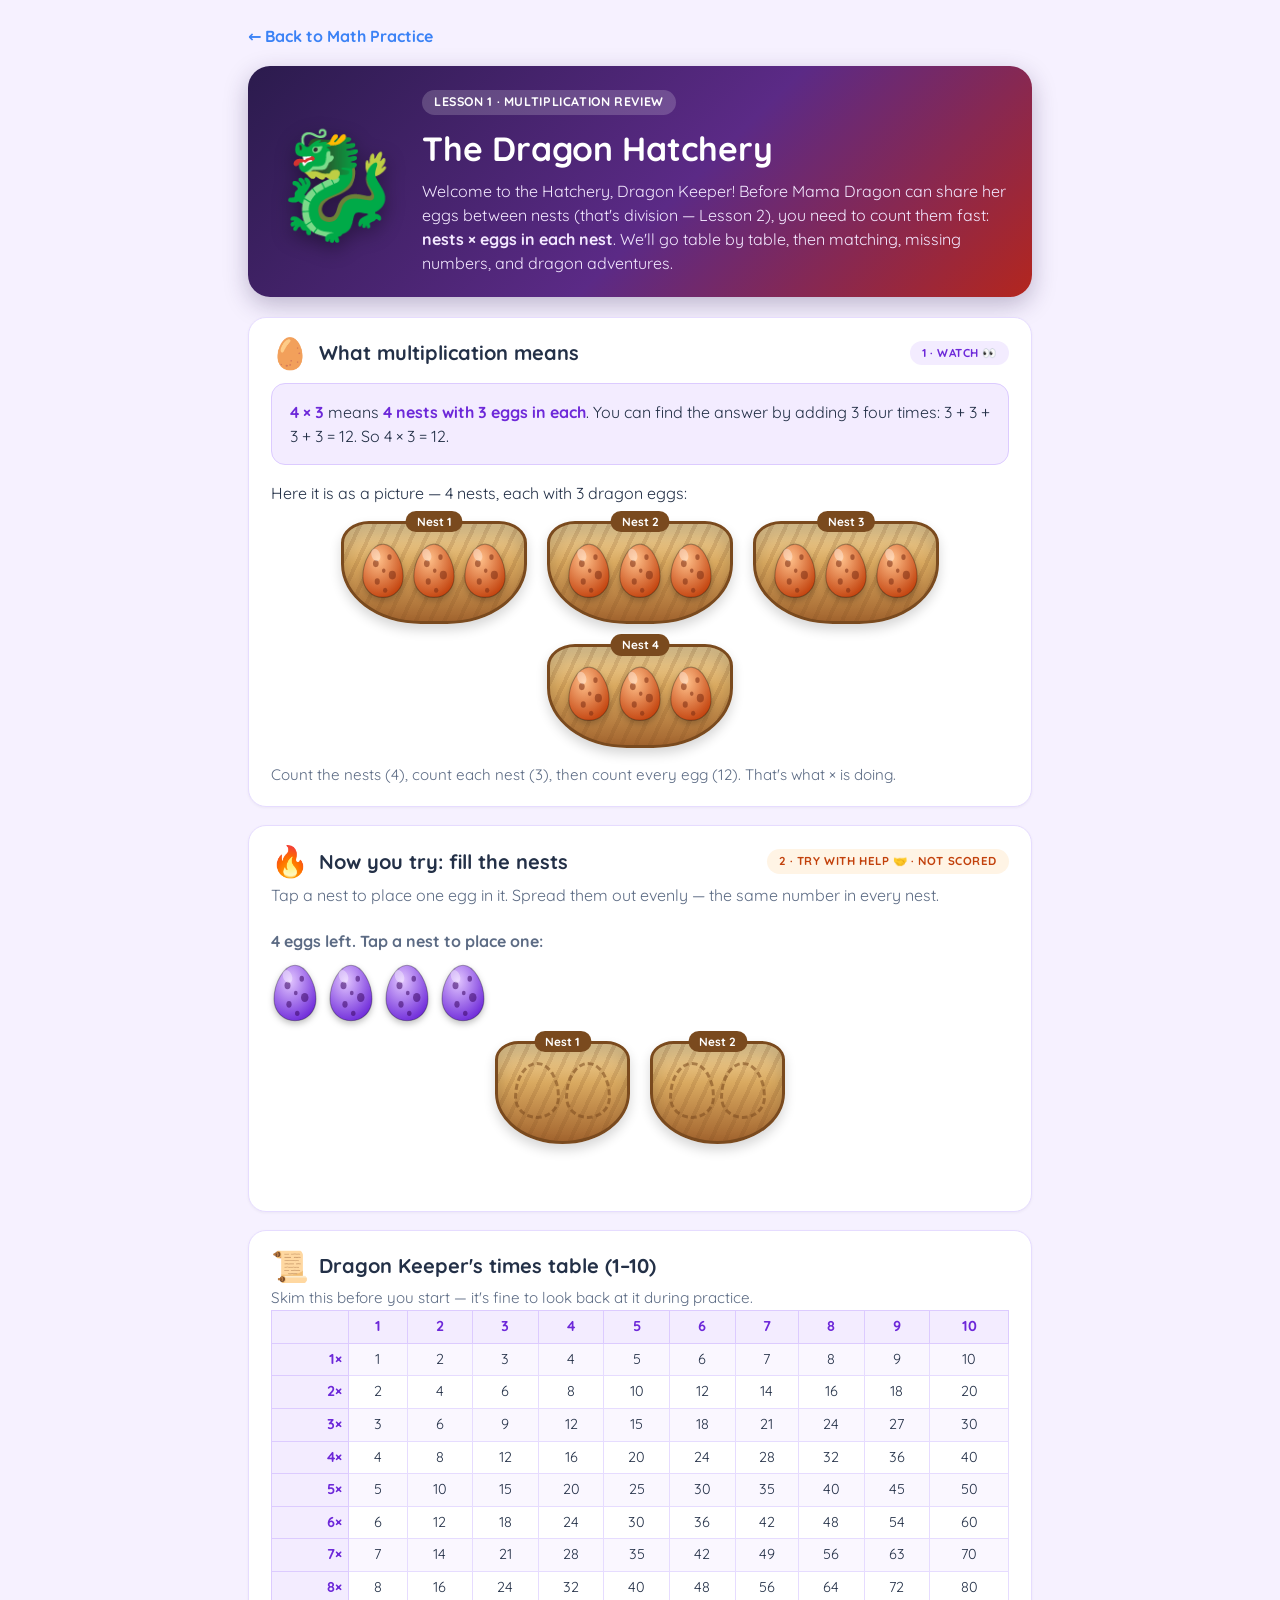
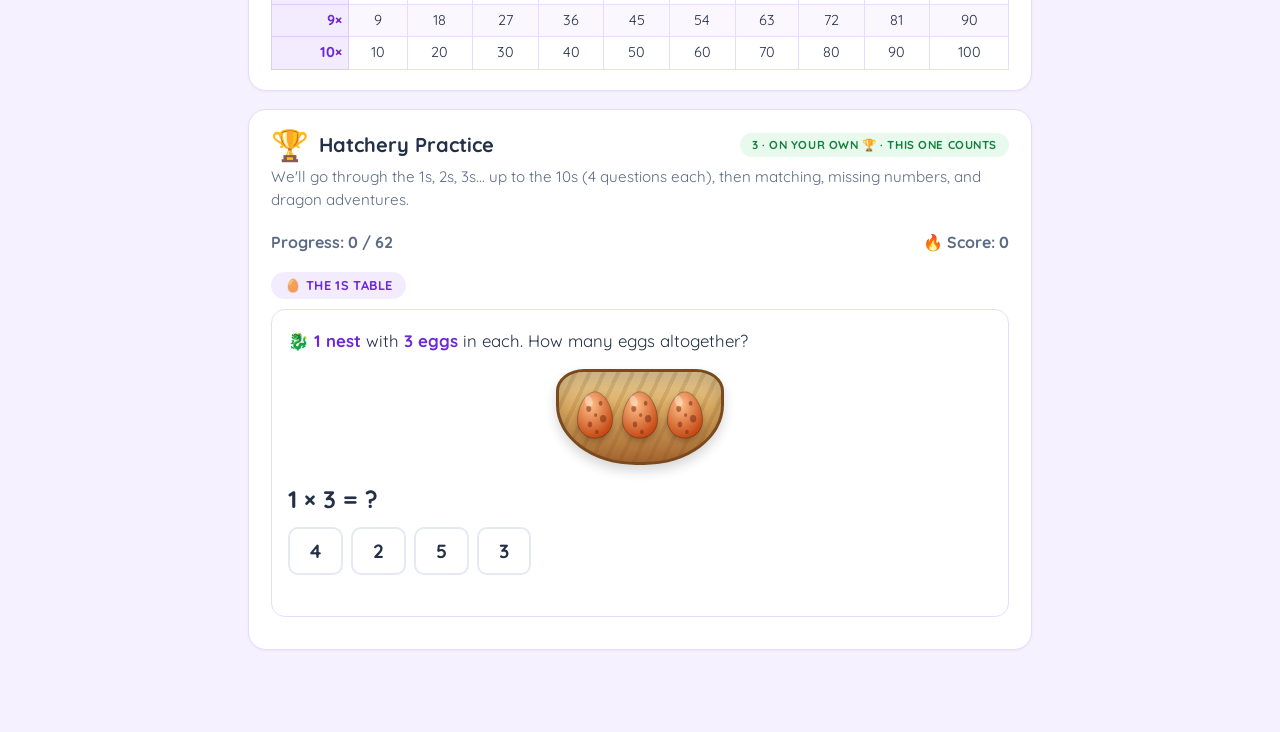
<file: lesson1-multiplication-review.html>
<!DOCTYPE html>
<html lang="en">
<head>
<meta charset="UTF-8">
<meta name="viewport" content="width=device-width, initial-scale=1.0">
<title>The Dragon Hatchery — Amara's Math Practice</title>
<link rel="preconnect" href="https://fonts.googleapis.com">
<link href="https://fonts.googleapis.com/css2?family=Quicksand:wght@500;700&display=swap" rel="stylesheet">
<link rel="stylesheet" href="styles.css">
<link rel="stylesheet" href="dragon.css">
<style>
/* page-specific: times-table reference + matching recolour */
#times-table{border-collapse:collapse;width:100%;text-align:center;font-size:.9rem}
#times-table th{background:#f3ecff;color:#6d28d9;padding:5px 6px;border:1px solid #dccbff;font-weight:800}
#times-table td{padding:5px 6px;border:1px solid #e6dcff}
#times-table tr:nth-child(even) td{background:#faf7ff}
.match-btn{font-size:1.1rem}
.match-btn.selected{border-color:#6d28d9;background:#f3ecff}
.qstory.adventure{font-size:1.2rem;font-weight:700;line-height:1.45}
.mbox{min-width:40px;height:40px;font-size:1.3rem}
</style>
</head>
<body>
<div class="wrap">
  <div class="topnav"><a class="back" href="index.html">&larr; Back to Math Practice</a></div>

  <div class="dragon-hero">
    <div class="big">🐉</div>
    <div class="txt">
      <span class="badge">Lesson 1 · Multiplication review</span>
      <h1>The Dragon Hatchery</h1>
      <p>Welcome to the Hatchery, Dragon Keeper! Before Mama Dragon can share her eggs between nests (that's division — Lesson 2), you need to count them fast: <b>nests &times; eggs in each nest</b>. We'll go table by table, then matching, missing numbers, and dragon adventures.</p>
    </div>
  </div>

  <div class="card">
    <h2><span class="ico">🥚</span> What multiplication means <span class="stage watch">1 · Watch 👀</span></h2>
    <div class="explain">
      <b>4 &times; 3</b> means <b>4 nests with 3 eggs in each</b>. You can find the answer by adding 3 four times:
      3 + 3 + 3 + 3 = 12. So 4 &times; 3 = 12.
    </div>
    <p>Here it is as a picture — 4 nests, each with 3 dragon eggs:</p>
    <div id="demo-nests"></div>
    <p class="note">Count the nests (4), count each nest (3), then count every egg (12). That's what &times; is doing.</p>
  </div>

  <div class="card">
    <h2><span class="ico">🔥</span> Now you try: fill the nests <span class="stage help">2 · Try with help 🤝 · not scored</span></h2>
    <p class="sub" style="margin-top:-4px">Tap a nest to place one egg in it. Spread them out evenly — the same number in every nest.</p>
    <div id="buildActivity"></div>
  </div>

  <div class="card">
    <h2><span class="ico">📜</span> Dragon Keeper's times table (1–10)</h2>
    <p class="note" style="margin-top:-4px">Skim this before you start — it's fine to look back at it during practice.</p>
    <div style="overflow-x:auto">
      <table id="times-table"></table>
    </div>
  </div>

  <div class="card">
    <h2><span class="ico">🏆</span> Hatchery Practice <span class="stage own">3 · On your own 🏆 · this one counts</span></h2>
    <p class="note" style="margin-top:-4px">We'll go through the 1s, 2s, 3s... up to the 10s (4 questions each), then matching, missing numbers, and dragon adventures.</p>
    <div class="progress-strip">
      <span id="qcount">Progress: 0 / 62</span>
      <span id="scorecount">🔥 Score: 0</span>
    </div>

    <div id="quizBlock">
      <div class="section-label" id="sectionLabel"></div>
      <div class="qcard">
        <div class="qstory" id="qstory"></div>
        <div id="tableDemo"></div>
        <div class="qtext" id="qtext"></div>
        <div class="choices" id="choices"></div>
        <div class="qfeedback" id="feedback"></div>
      </div>
      <div style="text-align:right">
        <button class="btn" id="nextBtn" style="display:none" onclick="nextQuestion()">Next &rarr;</button>
      </div>
    </div>

    <div id="matchBlock" style="display:none">
      <div class="section-label">🔮 Dragon Rune Matching</div>
      <p style="color:var(--sub)">Each rune on the left is a multiplication spell. Click a spell, then click the power (product) it makes.</p>
      <div class="match-wrap">
        <div class="match-col" id="matchExprCol"></div>
        <div class="match-col" id="matchProdCol"></div>
      </div>
      <div class="match-status" id="matchStatus"></div>
    </div>

    <div class="done-banner" id="doneBanner"></div>
  </div>
</div>

<script src="common.js"></script>
<script src="dragon.js"></script>
<script>
// Visual demo: 4 nests of 3 eggs
renderNests(document.getElementById('demo-nests'), 4, 3, 'ember', 'Nest');

// "We do" step: hands-on build-it-yourself, before the independent quiz below
const buildRounds = [
  {total:4, numNests:2, perNest:2, item:'shadow'},
  {total:9, numNests:3, perNest:3, item:'forest'},
  {total:8, numNests:4, perNest:2, item:'gold'},
];
let buildRoundIdx = 0;
function loadBuildRound(){
  const el = document.getElementById('buildActivity');
  const round = buildRounds[buildRoundIdx];
  initNestActivity(el, {
    total: round.total, numNests: round.numNests, perNest: round.perNest, item: round.item,
    successText: (t, n, p) => `🐲 ${n} nests × ${p} eggs = ${t}! That's ${n} × ${p} = ${t}.`,
    onComplete: (successEl) => {
      const btn = document.createElement('button');
      btn.className = 'btn green';
      btn.style.marginTop = '10px';
      btn.style.display = 'block';
      if(buildRoundIdx < buildRounds.length - 1){
        btn.textContent = 'Next clutch of eggs →';
        btn.onclick = () => { buildRoundIdx++; loadBuildRound(); };
      } else {
        btn.textContent = "Great work — I'm ready for Hatchery Practice!";
        btn.onclick = () => { btn.remove(); };
      }
      successEl.appendChild(btn);
    }
  });
}
loadBuildRound();

// Times table 1-10
(function(){
  const t = document.getElementById('times-table');
  let html = '<tr><th></th>';
  for(let c=1;c<=10;c++) html += `<th>${c}</th>`;
  html += '</tr>';
  for(let r=1;r<=10;r++){
    html += `<tr><th style="text-align:right">${r}&times;</th>`;
    for(let c=1;c<=10;c++) html += `<td>${r*c}</td>`;
    html += '</tr>';
  }
  t.innerHTML = html;
})();

// Part 1: tables 1-10, 4 questions each = 40 questions (t nests × a/t eggs)
const tableQuestions = [
  {t:1, q:'1 × 3', a:3,  choices:[3,2,4,5]},
  {t:1, q:'1 × 7', a:7,  choices:[7,6,8,9]},
  {t:1, q:'1 × 9', a:9,  choices:[9,8,10,7]},
  {t:1, q:'1 × 10', a:10, choices:[10,9,11,8]},

  {t:2, q:'2 × 4', a:8,  choices:[8,6,10,12]},
  {t:2, q:'2 × 6', a:12, choices:[12,10,14,8]},
  {t:2, q:'2 × 8', a:16, choices:[16,14,18,12]},
  {t:2, q:'2 × 9', a:18, choices:[18,16,20,14]},

  {t:3, q:'3 × 3', a:9,  choices:[9,6,12,15]},
  {t:3, q:'3 × 5', a:15, choices:[15,12,18,9]},
  {t:3, q:'3 × 7', a:21, choices:[21,18,24,15]},
  {t:3, q:'3 × 8', a:24, choices:[24,21,27,18]},

  {t:4, q:'4 × 4', a:16, choices:[16,12,20,24]},
  {t:4, q:'4 × 6', a:24, choices:[24,20,28,16]},
  {t:4, q:'4 × 7', a:28, choices:[28,24,32,20]},
  {t:4, q:'4 × 9', a:36, choices:[36,32,40,28]},

  {t:5, q:'5 × 3', a:15, choices:[15,10,20,25]},
  {t:5, q:'5 × 6', a:30, choices:[30,25,35,20]},
  {t:5, q:'5 × 7', a:35, choices:[35,30,40,25]},
  {t:5, q:'5 × 9', a:45, choices:[45,40,50,35]},

  {t:6, q:'6 × 4', a:24, choices:[24,18,30,36]},
  {t:6, q:'6 × 5', a:30, choices:[30,24,36,18]},
  {t:6, q:'6 × 7', a:42, choices:[42,36,48,30]},
  {t:6, q:'6 × 8', a:48, choices:[48,42,54,36]},

  {t:7, q:'7 × 3', a:21, choices:[21,14,28,35]},
  {t:7, q:'7 × 5', a:35, choices:[35,28,42,21]},
  {t:7, q:'7 × 6', a:42, choices:[42,35,49,28]},
  {t:7, q:'7 × 8', a:56, choices:[56,49,63,42]},

  {t:8, q:'8 × 4', a:32, choices:[32,24,40,48]},
  {t:8, q:'8 × 6', a:48, choices:[48,40,56,32]},
  {t:8, q:'8 × 7', a:56, choices:[56,48,64,40]},
  {t:8, q:'8 × 9', a:72, choices:[72,64,80,56]},

  {t:9, q:'9 × 3', a:27, choices:[27,18,36,45]},
  {t:9, q:'9 × 5', a:45, choices:[45,36,54,27]},
  {t:9, q:'9 × 6', a:54, choices:[54,45,63,36]},
  {t:9, q:'9 × 8', a:72, choices:[72,63,81,54]},

  {t:10, q:'10 × 3', a:30, choices:[30,20,40,50]},
  {t:10, q:'10 × 6', a:60, choices:[60,50,70,40]},
  {t:10, q:'10 × 7', a:70, choices:[70,60,80,50]},
  {t:10, q:'10 × 9', a:90, choices:[90,80,100,70]},
];

// Part 2: matching (8 pairs, all unique products)
const matchingPairs = [
  {expr:'2 × 7', product:14},
  {expr:'3 × 6', product:18},
  {expr:'4 × 5', product:20},
  {expr:'5 × 5', product:25},
  {expr:'6 × 7', product:42},
  {expr:'7 × 3', product:21},
  {expr:'8 × 3', product:24},
  {expr:'9 × 4', product:36},
];

// Part 3: missing number (8) + dragon adventures (6) = 14 questions.
// Adventures draw `nests` groups of `per` items so the picture matches the story.
const laterQuestions = [
  {section:'Missing Number', q:'3 × ? = 21', a:7, choices:[7,6,8,5]},
  {section:'Missing Number', q:'? × 4 = 28', a:7, choices:[7,6,8,9]},
  {section:'Missing Number', q:'5 × ? = 40', a:8, choices:[8,7,9,6]},
  {section:'Missing Number', q:'? × 6 = 48', a:8, choices:[8,7,9,6]},
  {section:'Missing Number', q:'9 × ? = 54', a:6, choices:[6,5,7,8]},
  {section:'Missing Number', q:'? × 7 = 63', a:9, choices:[9,8,10,7]},
  {section:'Missing Number', q:'8 × ? = 32', a:4, choices:[4,3,5,6]},
  {section:'Missing Number', q:'? × 9 = 45', a:5, choices:[5,4,6,7]},
  {section:'Word Problems', q:'🥚 Each nest in the Hatchery holds <b>6 dragon eggs</b>. How many eggs are in <b>4 nests</b>?',
    a:24, choices:[24,20,28,18], nests:4, per:6, item:'storm', label:'Nest'},
  {section:'Word Problems', q:'🔥 Each dragon breathes <b>8 fireballs</b>. How many fireballs do <b>5 dragons</b> breathe?',
    a:40, choices:[40,32,48,35], nests:5, per:8, item:'🔥', label:'Dragon'},
  {section:'Word Problems', q:'🧝 The Dragon Riders line up in <b>7 rows</b> with <b>6 riders</b> in each row. How many riders are there?',
    a:42, choices:[42,36,48,35], nests:7, per:6, item:'🧝', label:'Row'},
  {section:'Word Problems', q:'🐟 A baby dragon eats <b>9 fish</b> every day. How many fish does it eat in <b>5 days</b>?',
    a:45, choices:[45,40,50,36], nests:5, per:9, item:'🐟', label:'Day'},
  {section:'Word Problems', q:'💎 The dragon hoard has <b>4 treasure chests</b> with <b>8 fire gems</b> in each. How many gems are there?',
    a:32, choices:[32,28,36,24], nests:4, per:8, item:'💎', label:'Chest'},
  {section:'Word Problems', q:'🪙 <b>3 caves</b> each hold <b>9 gold coins</b>. How many coins are there in total?',
    a:27, choices:[27,24,30,18], nests:3, per:9, item:'🪙', label:'Cave'},
];

const LESSON_KEY = 'lesson1';
const TOTAL = tableQuestions.length + matchingPairs.length + laterQuestions.length; // 40 + 8 + 14 = 62

let phase = 'tables'; // 'tables' -> 'matching' -> 'later' -> 'done'
let idx = 0;          // index within tableQuestions, then within laterQuestions
let done = 0;         // overall progress count (out of TOTAL)
let score = 0;
let answered = false;

function shuffle(arr){
  const a = arr.slice();
  for(let i=a.length-1;i>0;i--){
    const j = Math.floor(Math.random()*(i+1));
    [a[i],a[j]] = [a[j],a[i]];
  }
  return a;
}

function updateHeader(){
  document.getElementById('qcount').textContent = `Progress: ${done} / ${TOTAL}`;
  document.getElementById('scorecount').textContent = `🔥 Score: ${score}`;
}

// Shrink the items a little for big clutches so the picture stays on screen.
function eggSizeFor(total){
  return total > 60 ? '26px' : total > 40 ? '30px' : total > 24 ? '34px' : '40px';
}

function resetChoices(onPick){
  document.getElementById('feedback').textContent = '';
  document.getElementById('feedback').className = 'qfeedback';
  document.getElementById('nextBtn').style.display = 'none';
  const choicesEl = document.getElementById('choices');
  choicesEl.innerHTML = '';
  return choicesEl;
}

function renderTableQuestion(){
  answered = false;
  const item = tableQuestions[idx];
  const per = item.a / item.t;
  document.getElementById('sectionLabel').textContent = `🥚 The ${item.t}s Table`;
  const story = document.getElementById('qstory');
  story.className = 'qstory';
  story.innerHTML = `🐉 <b>${item.t} nest${item.t===1?'':'s'}</b> with <b>${per} eggs</b> in each. How many eggs altogether?`;
  const demo = document.getElementById('tableDemo');
  demo.style.display = '';
  demo.classList.remove('hatch');
  renderNests(demo, item.t, per, EGG_ORDER[(item.t - 1) % EGG_ORDER.length]);
  demo.style.setProperty('--egg', eggSizeFor(item.a));
  document.getElementById('qtext').textContent = `${item.q} = ?`;
  const choicesEl = resetChoices();
  shuffle(item.choices).forEach(c=>{
    const btn = document.createElement('button');
    btn.className = 'choice';
    btn.textContent = c;
    btn.onclick = () => selectAnswer(c, btn, item.a);
    choicesEl.appendChild(btn);
  });
  updateHeader();
}

function renderLaterQuestion(){
  answered = false;
  const item = laterQuestions[idx];
  const isWord = item.section === 'Word Problems';
  document.getElementById('sectionLabel').textContent = isWord ? '🗺️ Dragon Adventures' : '🔍 Missing Number';
  const story = document.getElementById('qstory');
  const demo = document.getElementById('tableDemo');
  demo.classList.remove('hatch');
  const qtextEl = document.getElementById('qtext');
  if(isWord){
    story.className = 'qstory adventure';
    story.innerHTML = item.q;
    demo.style.display = '';
    renderNests(demo, item.nests, item.per, item.item, item.label);
    demo.style.setProperty('--egg', eggSizeFor(item.a));
    qtextEl.textContent = '';
  } else {
    story.className = 'qstory';
    story.innerHTML = '🐲 A dragon smudged one number on the Hatchery scroll. What goes in the box?';
    demo.style.display = 'none';
    qtextEl.innerHTML = item.q.replace('?', '<span class="mbox">?</span>');
  }
  const choicesEl = resetChoices();
  shuffle(item.choices).forEach(c=>{
    const btn = document.createElement('button');
    btn.className = 'choice';
    btn.textContent = c;
    btn.onclick = () => selectAnswer(c, btn, item.a);
    choicesEl.appendChild(btn);
  });
  updateHeader();
}

function selectAnswer(value, btn, correctAnswer){
  if(answered) return;
  answered = true;
  const feedback = document.getElementById('feedback');
  document.querySelectorAll('#choices .choice').forEach(b=>{
    if(parseInt(b.textContent,10) === correctAnswer) b.classList.add('correct');
  });
  if(value === correctAnswer){
    score++;
    btn.classList.add('correct');
    document.getElementById('tableDemo').classList.add('hatch');
    feedback.textContent = `🐲 Correct! The answer is ${correctAnswer}. Dragon power!`;
    feedback.className = 'qfeedback ok';
  } else {
    btn.classList.add('wrong');
    feedback.textContent = `Not quite — the answer is ${correctAnswer}. Check the times table above if you need to.`;
    feedback.className = 'qfeedback no';
  }
  done++;
  updateHeader();
  const isLastTable = phase === 'tables' && idx === tableQuestions.length - 1;
  const isLastLater = phase === 'later' && idx === laterQuestions.length - 1;
  document.getElementById('nextBtn').style.display = 'inline-block';
  document.getElementById('nextBtn').textContent = (isLastTable || isLastLater) ? 'Continue →' : 'Next →';
}

function nextQuestion(){
  idx++;
  if(phase === 'tables'){
    if(idx >= tableQuestions.length){ startMatching(); return; }
    renderTableQuestion();
  } else if(phase === 'later'){
    if(idx >= laterQuestions.length){ finish(); return; }
    renderLaterQuestion();
  }
}

// --- Matching phase ---
let matchSolved = 0;
let selectedExprBtn = null, selectedExprValue = null;

function startMatching(){
  phase = 'matching';
  document.getElementById('quizBlock').style.display = 'none';
  document.getElementById('matchBlock').style.display = 'block';
  matchSolved = 0;
  selectedExprBtn = null;
  selectedExprValue = null;

  const exprCol = document.getElementById('matchExprCol');
  const prodCol = document.getElementById('matchProdCol');
  exprCol.innerHTML = '';
  prodCol.innerHTML = '';

  shuffle(matchingPairs).forEach(pair=>{
    const b = document.createElement('button');
    b.className = 'match-btn';
    b.textContent = pair.expr;
    b.dataset.product = pair.product;
    b.onclick = () => pickExpr(b, pair.product);
    exprCol.appendChild(b);
  });
  shuffle(matchingPairs).forEach(pair=>{
    const b = document.createElement('button');
    b.className = 'match-btn';
    b.textContent = pair.product;
    b.onclick = () => pickProduct(b, pair.product);
    prodCol.appendChild(b);
  });
  document.getElementById('matchStatus').textContent = `Runes matched: 0 / ${matchingPairs.length}`;
}

function pickExpr(btn, productValue){
  if(btn.disabled) return;
  document.querySelectorAll('#matchExprCol .match-btn').forEach(b=>b.classList.remove('selected'));
  btn.classList.add('selected');
  selectedExprBtn = btn;
  selectedExprValue = productValue;
}

function pickProduct(btn, productValue){
  if(btn.disabled || !selectedExprBtn) return;
  if(productValue === selectedExprValue){
    btn.classList.remove('wrong');
    btn.classList.add('correct');
    selectedExprBtn.classList.remove('selected');
    selectedExprBtn.classList.add('correct');
    btn.disabled = true;
    selectedExprBtn.disabled = true;
    selectedExprBtn = null;
    selectedExprValue = null;
    matchSolved++;
    score++;
    done++;
    updateHeader();
    document.getElementById('matchStatus').textContent = `Runes matched: ${matchSolved} / ${matchingPairs.length}`;
    if(matchSolved >= matchingPairs.length){
      document.getElementById('matchStatus').textContent = '🐲 All runes matched! The dragons roar with joy.';
      setTimeout(startLater, 700);
    }
  } else {
    btn.classList.add('wrong');
    setTimeout(()=>btn.classList.remove('wrong'), 500);
  }
}

// --- Part 3 (missing number + dragon adventures) ---
function startLater(){
  phase = 'later';
  idx = 0;
  document.getElementById('matchBlock').style.display = 'none';
  document.getElementById('quizBlock').style.display = 'block';
  renderLaterQuestion();
}

function finish(){
  phase = 'done';
  document.getElementById('quizBlock').style.display = 'none';
  document.getElementById('matchBlock').style.display = 'none';
  document.getElementById('qcount').textContent = 'Done!';
  const rec = mathSave(LESSON_KEY, score, TOTAL);
  const rank = score === TOTAL ? '🏆 Dragon Master — a perfect Hatchery!'
             : score >= 45    ? '🐉 Dragon Rider — the Hatchery is in good hands!'
             :                  '🥚 Egg Keeper — practise the tables and try again!';
  const banner = document.getElementById('doneBanner');
  banner.style.display = 'block';
  banner.innerHTML = `<span class="rank">${rank}</span>
    You scored ${score} / ${TOTAL} (best so far: ${rec.best} / ${TOTAL}).<br>
    <a class="btn green" style="margin-top:10px" href="lesson2-division-basics.html">Continue to Lesson 2: Dragon Egg Division →</a>`;
}

renderTableQuestion();
</script>
</body>
</html>
</file>
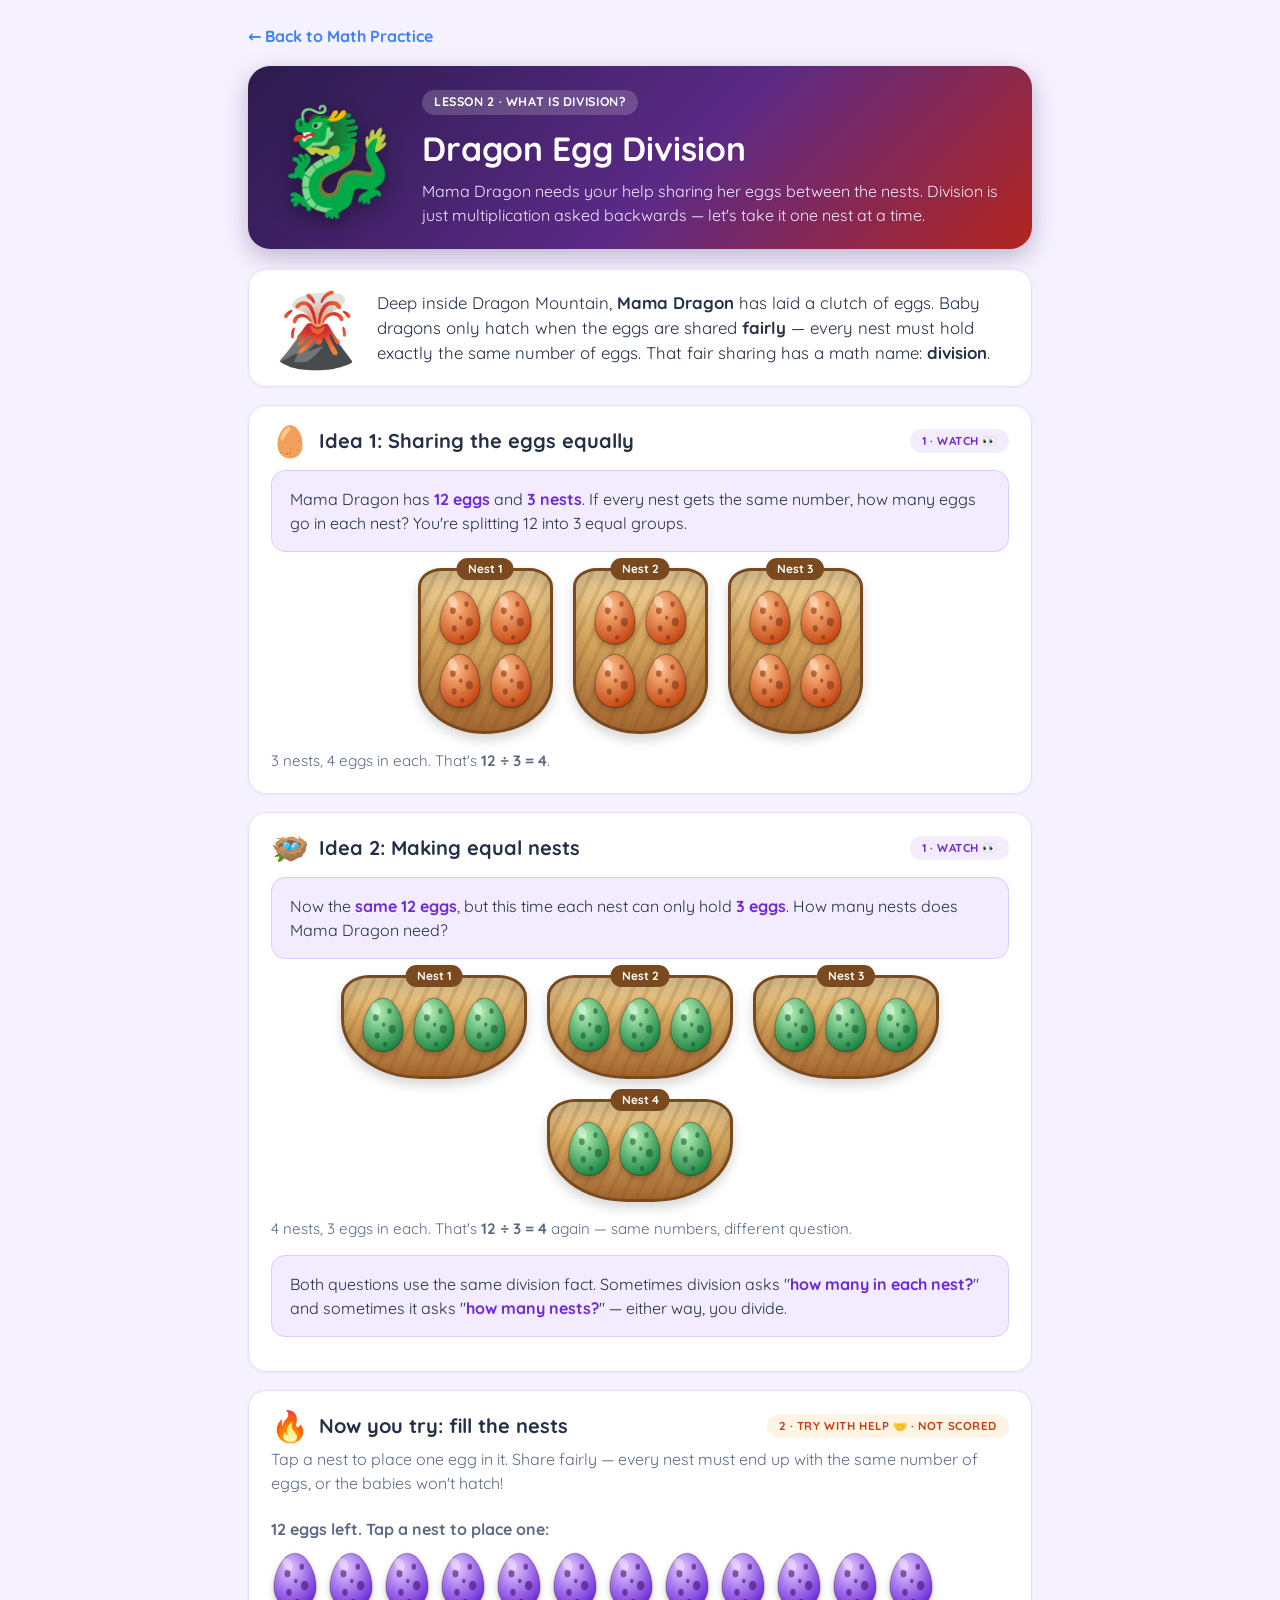
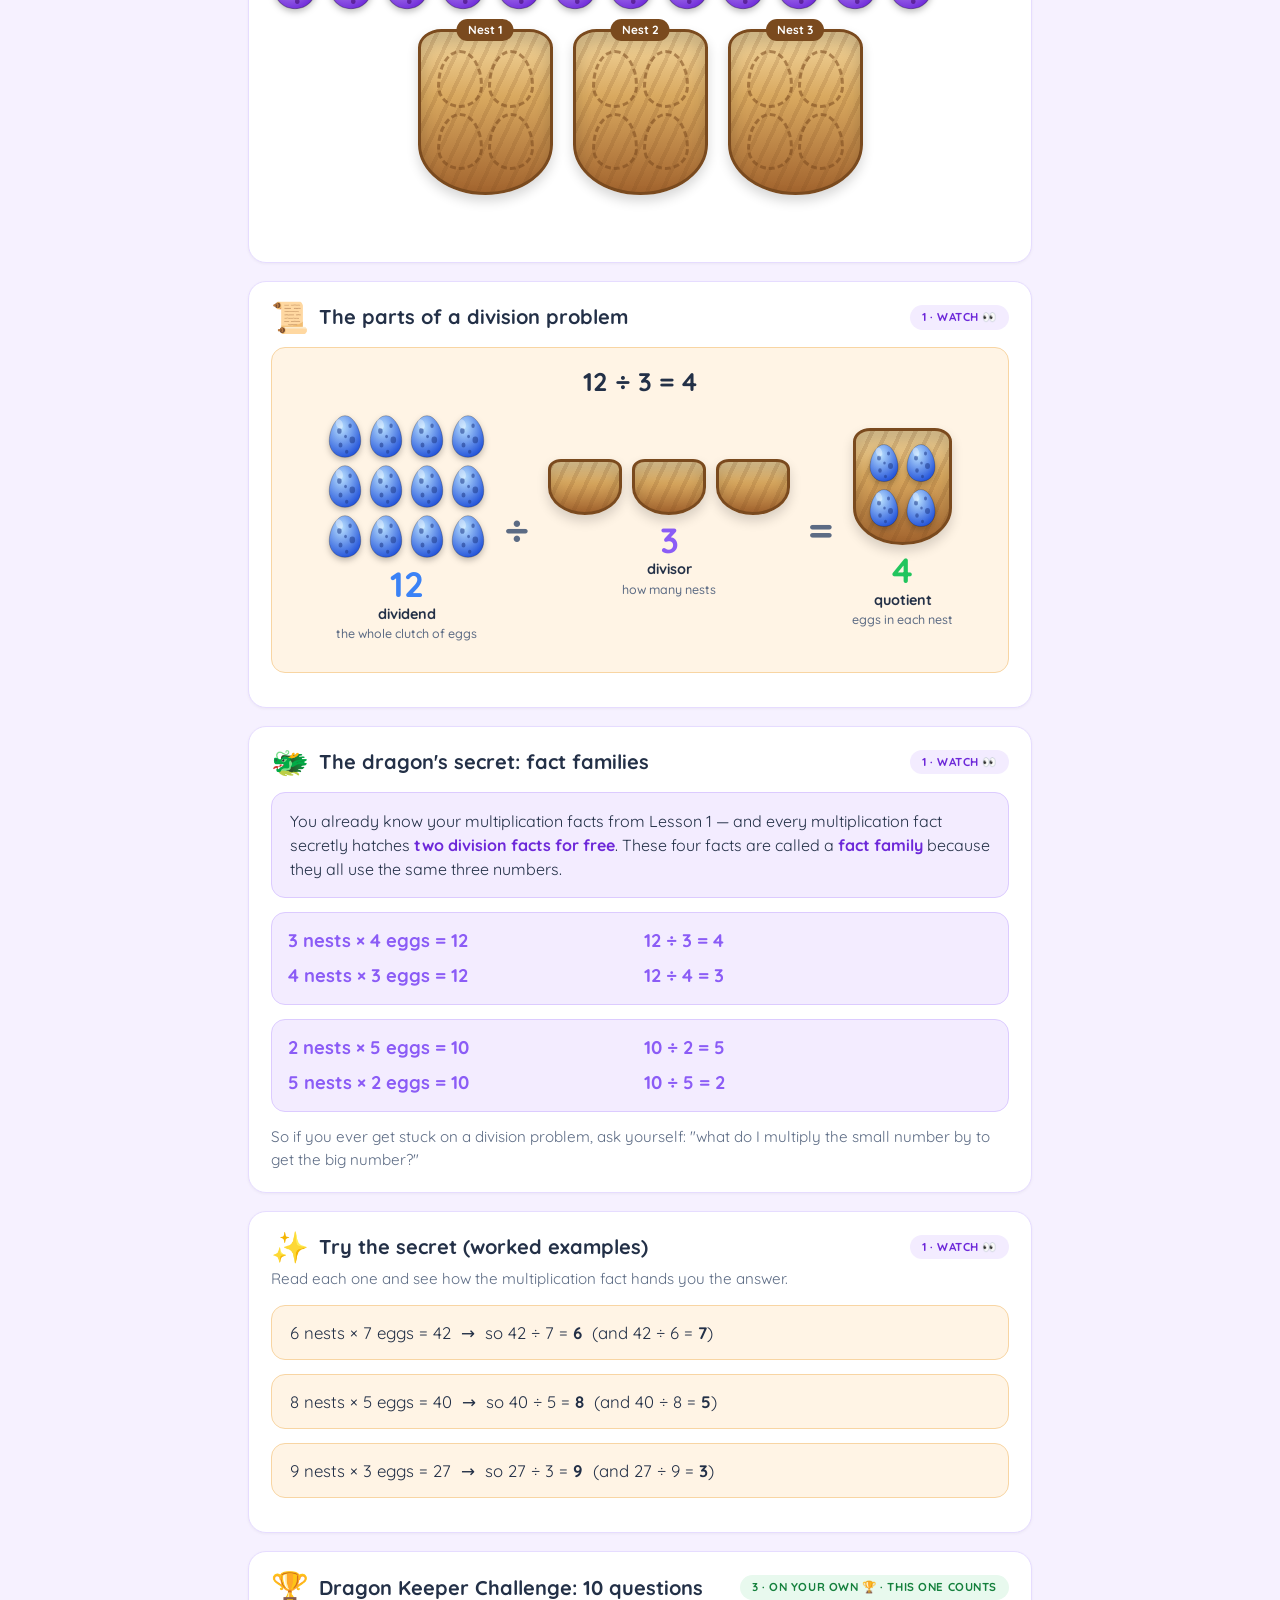
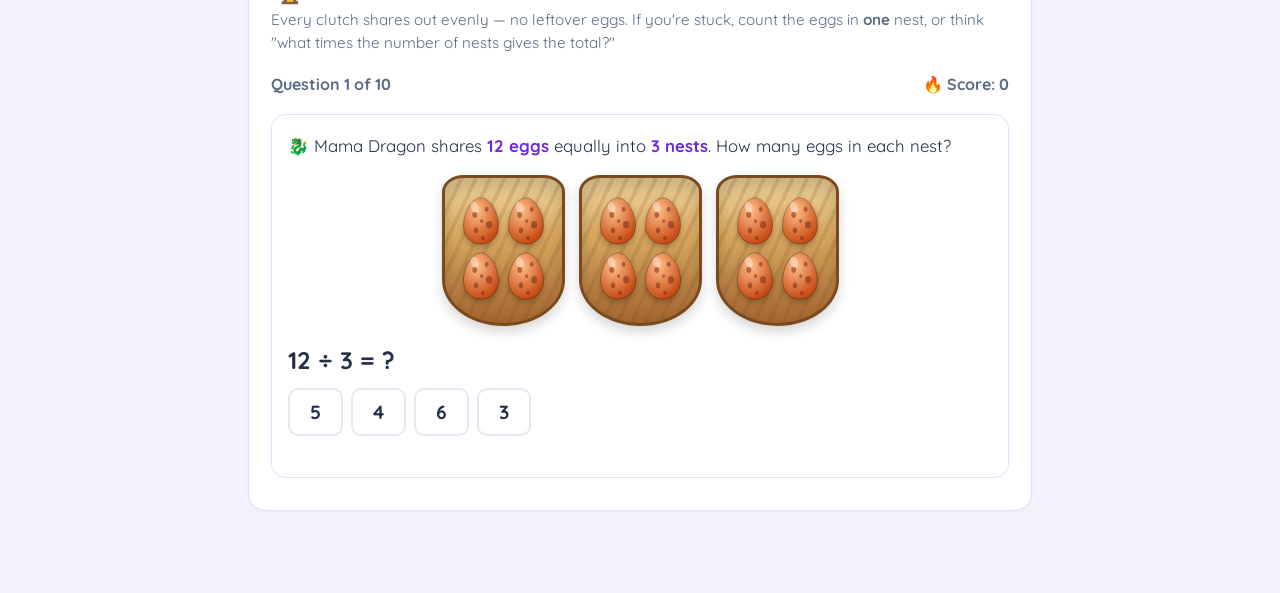
<file: lesson2-division-basics.html>
<!DOCTYPE html>
<html lang="en">
<head>
<meta charset="UTF-8">
<meta name="viewport" content="width=device-width, initial-scale=1.0">
<title>Dragon Egg Division — Amara's Math Practice</title>
<link rel="preconnect" href="https://fonts.googleapis.com">
<link href="https://fonts.googleapis.com/css2?family=Quicksand:wght@500;700&display=swap" rel="stylesheet">
<link rel="stylesheet" href="styles.css">
<link rel="stylesheet" href="dragon.css">
<style>
/* page-specific: "parts of a division problem" diagram + fact-family recolour */
.parts{display:flex;flex-wrap:wrap;align-items:center;justify-content:center;gap:14px;margin:14px 0}
.part{text-align:center}
.part .num{font-size:2.2rem;font-weight:800;line-height:1.1;margin-top:6px}
.part .lbl{font-size:.9rem;color:var(--ink);font-weight:700}
.part .lbl span{display:block;font-size:.78rem;color:var(--sub);font-weight:500}
.op{font-size:2.6rem;font-weight:800;color:var(--sub);padding:0 4px}
.pile{display:grid;grid-template-columns:repeat(4,auto);gap:5px;justify-content:center;--egg:36px}
.parts .nests{margin:0;gap:10px;--egg:32px}
.parts .nest{min-width:74px;min-height:56px;padding:12px 12px 14px}
.fact-house{background:#f3ecff;border-color:#dccbff}
.fact-house div{font-size:1.15rem}
</style>
</head>
<body>
<div class="wrap">
  <div class="topnav"><a class="back" href="index.html">&larr; Back to Math Practice</a></div>

  <div class="dragon-hero">
    <div class="big">🐉</div>
    <div class="txt">
      <span class="badge">Lesson 2 · What is division?</span>
      <h1>Dragon Egg Division</h1>
      <p>Mama Dragon needs your help sharing her eggs between the nests. Division is just multiplication asked backwards — let's take it one nest at a time.</p>
    </div>
  </div>

  <div class="card">
    <div class="story">
      <div class="big">🌋</div>
      <p>Deep inside Dragon Mountain, <b>Mama Dragon</b> has laid a clutch of eggs. Baby dragons only hatch when the eggs are shared <b>fairly</b> — every nest must hold exactly the same number of eggs. That fair sharing has a math name: <b>division</b>.</p>
    </div>
  </div>

  <div class="card">
    <h2><span class="ico">🥚</span> Idea 1: Sharing the eggs equally <span class="stage watch">1 · Watch 👀</span></h2>
    <div class="explain">
      Mama Dragon has <b>12 eggs</b> and <b>3 nests</b>. If every nest gets the same number,
      how many eggs go in each nest? You're splitting 12 into 3 equal groups.
    </div>
    <div id="share-nests"></div>
    <p class="note">3 nests, 4 eggs in each. That's <b>12 &divide; 3 = 4</b>.</p>
  </div>

  <div class="card">
    <h2><span class="ico">🪺</span> Idea 2: Making equal nests <span class="stage watch">1 · Watch 👀</span></h2>
    <div class="explain">
      Now the <b>same 12 eggs</b>, but this time each nest can only hold <b>3 eggs</b>.
      How many nests does Mama Dragon need?
    </div>
    <div id="group-nests"></div>
    <p class="note">4 nests, 3 eggs in each. That's <b>12 &divide; 3 = 4</b> again — same numbers, different question.</p>
    <div class="explain">
      Both questions use the same division fact. Sometimes division asks
      "<b>how many in each nest?</b>" and sometimes it asks "<b>how many nests?</b>" — either way, you divide.
    </div>
  </div>

  <div class="card">
    <h2><span class="ico">🔥</span> Now you try: fill the nests <span class="stage help">2 · Try with help 🤝 · not scored</span></h2>
    <p class="sub" style="margin-top:-4px">Tap a nest to place one egg in it. Share fairly — every nest must end up with the same number of eggs, or the babies won't hatch!</p>
    <div id="buildActivity"></div>
  </div>

  <div class="card">
    <h2><span class="ico">📜</span> The parts of a division problem <span class="stage watch">1 · Watch 👀</span></h2>
    <div class="example">
      <div style="font-size:1.6rem;font-weight:800;text-align:center;color:var(--ink)">12 &divide; 3 = 4</div>
      <div class="parts">
        <div class="part">
          <div class="pile" id="pile12"></div>
          <div class="num" style="color:var(--blue)">12</div>
          <div class="lbl">dividend<span>the whole clutch of eggs</span></div>
        </div>
        <div class="op">&divide;</div>
        <div class="part">
          <div id="nests3"></div>
          <div class="num" style="color:var(--purple)">3</div>
          <div class="lbl">divisor<span>how many nests</span></div>
        </div>
        <div class="op">=</div>
        <div class="part">
          <div id="nest4"></div>
          <div class="num" style="color:var(--green)">4</div>
          <div class="lbl">quotient<span>eggs in each nest</span></div>
        </div>
      </div>
    </div>
  </div>

  <div class="card">
    <h2><span class="ico">🐲</span> The dragon's secret: fact families <span class="stage watch">1 · Watch 👀</span></h2>
    <div class="explain">
      You already know your multiplication facts from Lesson 1 — and every multiplication fact
      secretly hatches <b>two division facts for free</b>. These four facts are called a
      <b>fact family</b> because they all use the same three numbers.
    </div>
    <div class="fact-house">
      <div>3 nests &times; 4 eggs = 12</div><div>12 &divide; 3 = 4</div>
      <div>4 nests &times; 3 eggs = 12</div><div>12 &divide; 4 = 3</div>
    </div>
    <div class="fact-house">
      <div>2 nests &times; 5 eggs = 10</div><div>10 &divide; 2 = 5</div>
      <div>5 nests &times; 2 eggs = 10</div><div>10 &divide; 5 = 2</div>
    </div>
    <p class="note">
      So if you ever get stuck on a division problem, ask yourself:
      "what do I multiply the small number by to get the big number?"
    </p>
  </div>

  <div class="card">
    <h2><span class="ico">✨</span> Try the secret (worked examples) <span class="stage watch">1 · Watch 👀</span></h2>
    <p class="note" style="margin-top:-4px">Read each one and see how the multiplication fact hands you the answer.</p>
    <div class="example">6 nests &times; 7 eggs = 42 &nbsp;&rarr;&nbsp; so 42 &divide; 7 = <b>6</b> &nbsp;(and 42 &divide; 6 = <b>7</b>)</div>
    <div class="example">8 nests &times; 5 eggs = 40 &nbsp;&rarr;&nbsp; so 40 &divide; 5 = <b>8</b> &nbsp;(and 40 &divide; 8 = <b>5</b>)</div>
    <div class="example">9 nests &times; 3 eggs = 27 &nbsp;&rarr;&nbsp; so 27 &divide; 3 = <b>9</b> &nbsp;(and 27 &divide; 9 = <b>3</b>)</div>
  </div>

  <div class="card">
    <h2><span class="ico">🏆</span> Dragon Keeper Challenge: 10 questions <span class="stage own">3 · On your own 🏆 · this one counts</span></h2>
    <p class="note" style="margin-top:-4px">Every clutch shares out evenly — no leftover eggs. If you're stuck, count the eggs in <b>one</b> nest, or think "what times the number of nests gives the total?"</p>
    <div class="progress-strip">
      <span id="qcount">Question 1 of 10</span>
      <span id="scorecount">🔥 Score: 0</span>
    </div>
    <div class="qcard">
      <div class="qstory" id="qstory"></div>
      <div id="qDemo"></div>
      <div class="qtext" id="qtext"></div>
      <div class="choices" id="choices"></div>
      <div class="qfeedback" id="feedback"></div>
    </div>
    <div style="text-align:right">
      <button class="btn" id="nextBtn" style="display:none" onclick="nextQuestion()">Next &rarr;</button>
    </div>
    <div class="done-banner" id="doneBanner"></div>
  </div>
</div>

<script src="common.js"></script>
<script src="dragon.js"></script>
<script>
// ---------- "I do": the two demo pictures ----------
renderNests(document.getElementById('share-nests'), 3, 4, 'ember', 'Nest');
renderNests(document.getElementById('group-nests'), 4, 3, 'forest', 'Nest');

// parts-of-a-problem diagram
document.getElementById('pile12').innerHTML = eggSVG('storm').repeat(12);
renderNests(document.getElementById('nests3'), 3, 0, 'storm');
renderNests(document.getElementById('nest4'), 1, 4, 'storm');

// ---------- "We do": tap eggs into nests ----------
const buildRounds = [
  {total:12, numNests:3, perNest:4, item:'shadow'},
  {total:10, numNests:5, perNest:2, item:'gold'},
  {total:8,  numNests:2, perNest:4, item:'ember'},
];
let buildRoundIdx = 0;
function loadBuildRound(){
  const el = document.getElementById('buildActivity');
  const round = buildRounds[buildRoundIdx];
  initNestActivity(el, {
    total: round.total, numNests: round.numNests, perNest: round.perNest, item: round.item,
    successText: (t, n, p) => `🐲 ${t} ÷ ${n} = ${p}! Every nest has ${p} eggs — the baby dragons are hatching!`,
    onComplete: (successEl) => {
      const btn = document.createElement('button');
      btn.className = 'btn green';
      btn.style.marginTop = '10px';
      btn.style.display = 'block';
      if(buildRoundIdx < buildRounds.length - 1){
        btn.textContent = 'Next clutch of eggs →';
        btn.onclick = () => { buildRoundIdx++; loadBuildRound(); };
      } else {
        btn.textContent = "Great work — I'm ready for the challenge!";
        btn.onclick = () => { btn.remove(); };
      }
      successEl.appendChild(btn);
    }
  });
}
loadBuildRound();

// ---------- "You do": the quiz ----------
const questions = [
  {q:'12 ÷ 3',  a:4, divisor:3,  hint:'3 × 4 = 12',  choices:[4,3,6,5]},
  {q:'20 ÷ 5',  a:4, divisor:5,  hint:'5 × 4 = 20',  choices:[4,5,3,6]},
  {q:'18 ÷ 2',  a:9, divisor:2,  hint:'2 × 9 = 18',  choices:[9,8,7,6]},
  {q:'30 ÷ 10', a:3, divisor:10, hint:'10 × 3 = 30', choices:[3,4,2,5]},
  {q:'16 ÷ 4',  a:4, divisor:4,  hint:'4 × 4 = 16',  choices:[4,3,5,8]},
  {q:'15 ÷ 5',  a:3, divisor:5,  hint:'5 × 3 = 15',  choices:[3,5,4,2]},
  {q:'14 ÷ 2',  a:7, divisor:2,  hint:'2 × 7 = 14',  choices:[7,6,8,4]},
  {q:'27 ÷ 3',  a:9, divisor:3,  hint:'3 × 9 = 27',  choices:[9,8,7,6]},
  {q:'40 ÷ 10', a:4, divisor:10, hint:'10 × 4 = 40', choices:[4,5,3,6]},
  {q:'24 ÷ 4',  a:6, divisor:4,  hint:'4 × 6 = 24',  choices:[6,5,7,4]},
];

let idx = 0, score = 0, answered = false;
const LESSON_KEY = 'lesson2', TOTAL = questions.length;

function shuffle(arr){
  const a = arr.slice();
  for(let i=a.length-1;i>0;i--){
    const j = Math.floor(Math.random()*(i+1));
    [a[i],a[j]] = [a[j],a[i]];
  }
  return a;
}

function renderQuestion(){
  answered = false;
  const item = questions[idx];
  const total = item.a * item.divisor;
  document.getElementById('qcount').textContent = `Question ${idx+1} of ${TOTAL}`;
  document.getElementById('scorecount').textContent = `🔥 Score: ${score}`;
  document.getElementById('qstory').innerHTML =
    `🐉 Mama Dragon shares <b>${total} eggs</b> equally into <b>${item.divisor} nests</b>. How many eggs in each nest?`;
  const demo = document.getElementById('qDemo');
  demo.classList.remove('hatch');
  renderNests(demo, item.divisor, item.a, EGG_ORDER[idx % EGG_ORDER.length]);
  document.getElementById('qtext').textContent = `${item.q} = ?`;
  document.getElementById('feedback').textContent = '';
  document.getElementById('feedback').className = 'qfeedback';
  document.getElementById('nextBtn').style.display = 'none';
  const choicesEl = document.getElementById('choices');
  choicesEl.innerHTML = '';
  shuffle(item.choices).forEach(c=>{
    const btn = document.createElement('button');
    btn.className = 'choice';
    btn.textContent = c;
    btn.onclick = () => selectAnswer(c, btn);
    choicesEl.appendChild(btn);
  });
}

function selectAnswer(value, btn){
  if(answered) return;
  answered = true;
  const item = questions[idx];
  const feedback = document.getElementById('feedback');
  document.querySelectorAll('#choices .choice').forEach(b=>{
    if(parseInt(b.textContent,10) === item.a) b.classList.add('correct');
  });
  if(value === item.a){
    score++;
    btn.classList.add('correct');
    document.getElementById('qDemo').classList.add('hatch');
    feedback.textContent = `🐲 Correct! ${item.q} = ${item.a} — the eggs are hatching! (think: ${item.hint})`;
    feedback.className = 'qfeedback ok';
  } else {
    btn.classList.add('wrong');
    feedback.textContent = `Not quite — ${item.q} = ${item.a}. Count the eggs in one nest! Remember: ${item.hint}.`;
    feedback.className = 'qfeedback no';
  }
  document.getElementById('scorecount').textContent = `🔥 Score: ${score}`;
  document.getElementById('nextBtn').style.display = 'inline-block';
  document.getElementById('nextBtn').textContent = (idx === TOTAL-1) ? 'Finish' : 'Next →';
}

function nextQuestion(){
  idx++;
  if(idx >= TOTAL){ finish(); return; }
  renderQuestion();
}

function finish(){
  document.querySelector('.qcard').style.display = 'none';
  document.getElementById('nextBtn').style.display = 'none';
  document.getElementById('qcount').textContent = 'Done!';
  const rec = mathSave(LESSON_KEY, score, TOTAL);
  const rank = score === TOTAL ? '🏆 Dragon Master!'
             : score >= 7     ? '🐉 Dragon Rider!'
             :                  '🥚 Egg Keeper — try again to hatch more dragons!';
  const banner = document.getElementById('doneBanner');
  banner.style.display = 'block';
  banner.innerHTML = `<span class="rank">${rank}</span>
    You scored ${score} / ${TOTAL} (best so far: ${rec.best} / ${TOTAL}).<br>
    <a class="btn green" style="margin-top:10px" href="lesson3-division-practice.html">Continue to Lesson 3: Dragon Rider Trials →</a>`;
}

renderQuestion();
</script>
</body>
</html>
</file>
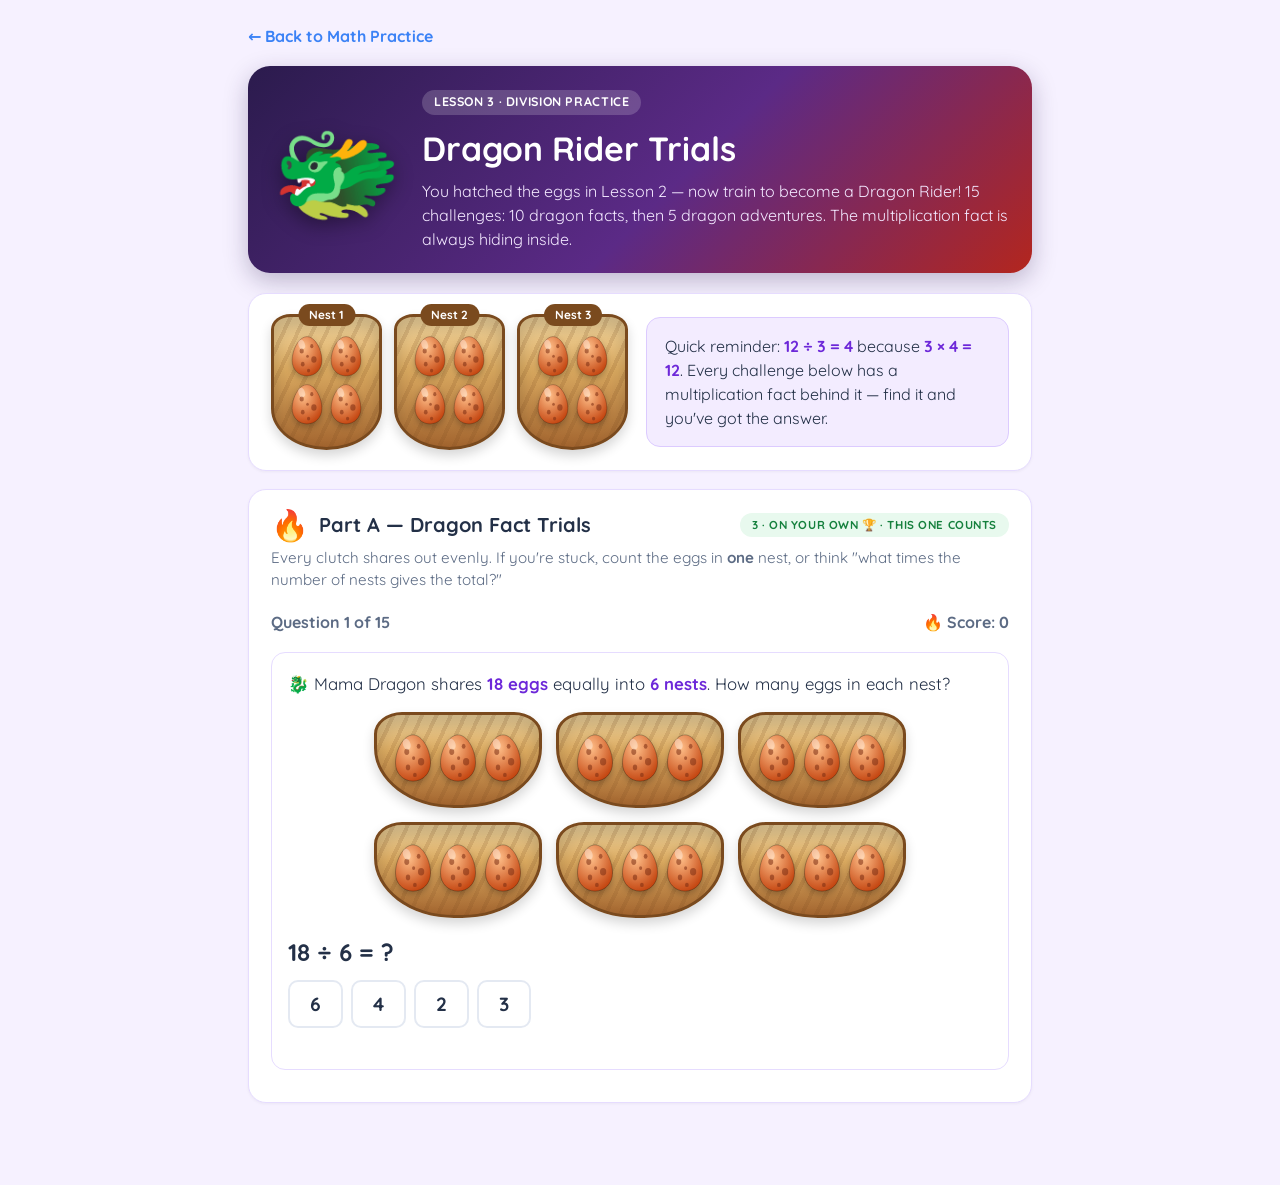
<file: lesson3-division-practice.html>
<!DOCTYPE html>
<html lang="en">
<head>
<meta charset="UTF-8">
<meta name="viewport" content="width=device-width, initial-scale=1.0">
<title>Dragon Rider Trials — Amara's Math Practice</title>
<link rel="preconnect" href="https://fonts.googleapis.com">
<link href="https://fonts.googleapis.com/css2?family=Quicksand:wght@500;700&display=swap" rel="stylesheet">
<link rel="stylesheet" href="styles.css">
<link rel="stylesheet" href="dragon.css">
<style>
.reminder{display:flex;align-items:center;gap:18px;flex-wrap:wrap}
.reminder .nests{margin:0;--egg:34px;gap:12px;flex:0 0 auto}
.reminder .explain{flex:1;min-width:240px;margin:0}
.qstory.adventure{font-size:1.2rem;font-weight:700;line-height:1.45}
</style>
</head>
<body>
<div class="wrap">
  <div class="topnav"><a class="back" href="index.html">&larr; Back to Math Practice</a></div>

  <div class="dragon-hero">
    <div class="big">🐲</div>
    <div class="txt">
      <span class="badge">Lesson 3 · Division practice</span>
      <h1>Dragon Rider Trials</h1>
      <p>You hatched the eggs in Lesson 2 — now train to become a Dragon Rider! 15 challenges: 10 dragon facts, then 5 dragon adventures. The multiplication fact is always hiding inside.</p>
    </div>
  </div>

  <div class="card">
    <div class="reminder">
      <div id="reminder-nests"></div>
      <div class="explain">
        Quick reminder: <b>12 &divide; 3 = 4</b> because <b>3 &times; 4 = 12</b>. Every challenge below
        has a multiplication fact behind it — find it and you've got the answer.
      </div>
    </div>
  </div>

  <div class="card">
    <h2><span class="ico" id="section-ico">🔥</span> <span id="section-title">Part A — Dragon Fact Trials</span> <span class="stage own">3 · On your own 🏆 · this one counts</span></h2>
    <p class="note" id="section-note" style="margin-top:-4px"></p>
    <div class="progress-strip">
      <span id="qcount">Question 1 of 15</span>
      <span id="scorecount">🔥 Score: 0</span>
    </div>
    <div class="qcard">
      <div class="qstory" id="qstory"></div>
      <div id="qDemo"></div>
      <div class="qtext" id="qtext"></div>
      <div class="choices" id="choices"></div>
      <div class="qfeedback" id="feedback"></div>
    </div>
    <div style="text-align:right">
      <button class="btn" id="nextBtn" style="display:none" onclick="nextQuestion()">Next &rarr;</button>
    </div>
    <div class="done-banner" id="doneBanner"></div>
  </div>
</div>

<script src="common.js"></script>
<script src="dragon.js"></script>
<script>
renderNests(document.getElementById('reminder-nests'), 3, 4, 'ember', 'Nest');

// Every question draws `nests` nests with `per` items each (nests × per = the total), so the
// picture always matches the story: "how many in each nest?" → nests = divisor, per = answer;
// "how many nests/chests/dragons?" → nests = answer, per = divisor.
const questions = [
  // Part A: straight facts, shown as dragon eggs in nests
  {part:'A', q:'18 ÷ 6', a:3, divisor:6, hint:'6 × 3 = 18', choices:[3,4,2,6]},
  {part:'A', q:'21 ÷ 7', a:3, divisor:7, hint:'7 × 3 = 21', choices:[3,4,2,7]},
  {part:'A', q:'32 ÷ 8', a:4, divisor:8, hint:'8 × 4 = 32', choices:[4,5,3,8]},
  {part:'A', q:'45 ÷ 9', a:5, divisor:9, hint:'9 × 5 = 45', choices:[5,6,4,9]},
  {part:'A', q:'24 ÷ 6', a:4, divisor:6, hint:'6 × 4 = 24', choices:[4,5,3,6]},
  {part:'A', q:'36 ÷ 6', a:6, divisor:6, hint:'6 × 6 = 36', choices:[6,5,7,4]},
  {part:'A', q:'28 ÷ 7', a:4, divisor:7, hint:'7 × 4 = 28', choices:[4,5,3,7]},
  {part:'A', q:'63 ÷ 9', a:7, divisor:9, hint:'9 × 7 = 63', choices:[7,8,6,9]},
  {part:'A', q:'48 ÷ 8', a:6, divisor:8, hint:'8 × 6 = 48', choices:[6,7,5,8]},
  {part:'A', q:'54 ÷ 9', a:6, divisor:9, hint:'9 × 6 = 54', choices:[6,7,5,9]},
  // Part B: dragon adventures (word problems)
  {part:'B', q:'💎 The dragon hoard has <b>24 fire gems</b>, shared equally among <b>4 baby dragons</b>. How many gems does each baby dragon get?',
    a:6, divisor:4, nests:4, per:6, item:'💎', label:'Dragon', hint:'24 ÷ 4 — and 4 × 6 = 24', choices:[6,5,8,4]},
  {part:'B', q:'🧝 <b>35 dragon riders</b> are flying to Dragon Mountain. Each dragon can carry <b>7 riders</b>. How many dragons are needed?',
    a:5, divisor:7, nests:5, per:7, item:'🧝', label:'Dragon', hint:'35 ÷ 7 — and 7 × 5 = 35', choices:[5,6,4,7]},
  {part:'B', q:'🪙 The Dragon Keeper packs <b>40 gold coins</b> into treasure chests. Each chest holds <b>8 coins</b>. How many chests does she fill?',
    a:5, divisor:8, nests:5, per:8, item:'🪙', label:'Chest', hint:'40 ÷ 8 — and 8 × 5 = 40', choices:[5,6,4,8]},
  {part:'B', q:'🐟 <b>18 fish</b> are shared equally between <b>3 hungry dragons</b>. How many fish does each dragon eat?',
    a:6, divisor:3, nests:3, per:6, item:'🐟', label:'Dragon', hint:'18 ÷ 3 — and 3 × 6 = 18', choices:[6,7,5,3]},
  {part:'B', q:'🐲 <b>27 baby dragons</b> are shared equally among <b>9 caves</b>. How many baby dragons sleep in each cave?',
    a:3, divisor:9, nests:9, per:3, item:'🐲', label:'Cave', hint:'27 ÷ 9 — and 9 × 3 = 27', choices:[3,4,2,9]},
];

let idx = 0, score = 0, answered = false;
const LESSON_KEY = 'lesson3', TOTAL = questions.length;

function shuffle(arr){
  const a = arr.slice();
  for(let i=a.length-1;i>0;i--){
    const j = Math.floor(Math.random()*(i+1));
    [a[i],a[j]] = [a[j],a[i]];
  }
  return a;
}

function renderQuestion(){
  answered = false;
  const item = questions[idx];
  const total = item.a * item.divisor;
  const isA = item.part === 'A';
  document.getElementById('qcount').textContent = `Question ${idx+1} of ${TOTAL}`;
  document.getElementById('scorecount').textContent = `🔥 Score: ${score}`;
  document.getElementById('section-ico').textContent = isA ? '🔥' : '🗺️';
  document.getElementById('section-title').textContent = isA ? 'Part A — Dragon Fact Trials' : 'Part B — Dragon Adventures';
  document.getElementById('section-note').innerHTML = isA
    ? 'Every clutch shares out evenly. If you\'re stuck, count the eggs in <b>one</b> nest, or think "what times the number of nests gives the total?"'
    : 'Read each adventure carefully: is it asking <b>how many in each group</b>, or <b>how many groups</b>? Either way, you divide.';

  const story = document.getElementById('qstory');
  story.className = 'qstory' + (isA ? '' : ' adventure');
  story.innerHTML = isA
    ? (idx % 2 === 0
        ? `🐉 Mama Dragon shares <b>${total} eggs</b> equally into <b>${item.divisor} nests</b>. How many eggs in each nest?`
        : `🔥 <b>${total} dragon eggs</b>, <b>${item.divisor} nests</b>, all shared fairly. How many eggs per nest?`)
    : item.q;

  const demo = document.getElementById('qDemo');
  demo.classList.remove('hatch');
  const nests = isA ? item.divisor : item.nests;
  const per   = isA ? item.a : item.per;
  const pic   = isA ? EGG_ORDER[idx % EGG_ORDER.length] : item.item;
  renderNests(demo, nests, per, pic, isA ? '' : item.label);
  demo.style.setProperty('--egg', total > 40 ? '30px' : total > 24 ? '34px' : '40px');

  document.getElementById('qtext').textContent = isA ? `${item.q} = ?` : '';
  document.getElementById('feedback').textContent = '';
  document.getElementById('feedback').className = 'qfeedback';
  document.getElementById('nextBtn').style.display = 'none';
  const choicesEl = document.getElementById('choices');
  choicesEl.innerHTML = '';
  shuffle(item.choices).forEach(c=>{
    const btn = document.createElement('button');
    btn.className = 'choice';
    btn.textContent = c;
    btn.onclick = () => selectAnswer(c, btn);
    choicesEl.appendChild(btn);
  });
}

function selectAnswer(value, btn){
  if(answered) return;
  answered = true;
  const item = questions[idx];
  const feedback = document.getElementById('feedback');
  document.querySelectorAll('#choices .choice').forEach(b=>{
    if(parseInt(b.textContent,10) === item.a) b.classList.add('correct');
  });
  if(value === item.a){
    score++;
    btn.classList.add('correct');
    document.getElementById('qDemo').classList.add('hatch');
    feedback.textContent = `🐲 Correct! The answer is ${item.a} (${item.hint}). Dragon power!`;
    feedback.className = 'qfeedback ok';
  } else {
    btn.classList.add('wrong');
    feedback.textContent = `Not quite — the answer is ${item.a}. Count what's in one group! Remember: ${item.hint}.`;
    feedback.className = 'qfeedback no';
  }
  document.getElementById('scorecount').textContent = `🔥 Score: ${score}`;
  document.getElementById('nextBtn').style.display = 'inline-block';
  document.getElementById('nextBtn').textContent = (idx === TOTAL-1) ? 'Finish' : 'Next →';
}

function nextQuestion(){
  idx++;
  if(idx >= TOTAL){ finish(); return; }
  renderQuestion();
}

function finish(){
  document.querySelector('.qcard').style.display = 'none';
  document.getElementById('nextBtn').style.display = 'none';
  document.getElementById('qcount').textContent = 'Done!';
  const rec = mathSave(LESSON_KEY, score, TOTAL);
  const rank = score === TOTAL ? '🏆 Dragon Master — you have tamed division!'
             : score >= 11    ? '🐉 Dragon Rider — great flying!'
             :                  '🥚 Egg Keeper — fly back and try again!';
  const banner = document.getElementById('doneBanner');
  banner.style.display = 'block';
  let msg = `<span class="rank">${rank}</span>You scored ${score} / ${TOTAL} (best so far: ${rec.best} / ${TOTAL}).`;
  if(rec.best === TOTAL) msg += `<br>You've got it! 🎉`;
  else msg += `<br>Nice work — you can always come back and try again.`;
  msg += `<br><a class="btn green" style="margin-top:10px" href="lesson5-division-remainders.html">Continue to Lesson 5: The Leftover Dragon Eggs →</a>`;
  banner.innerHTML = msg;
}

renderQuestion();
</script>
</body>
</html>
</file>
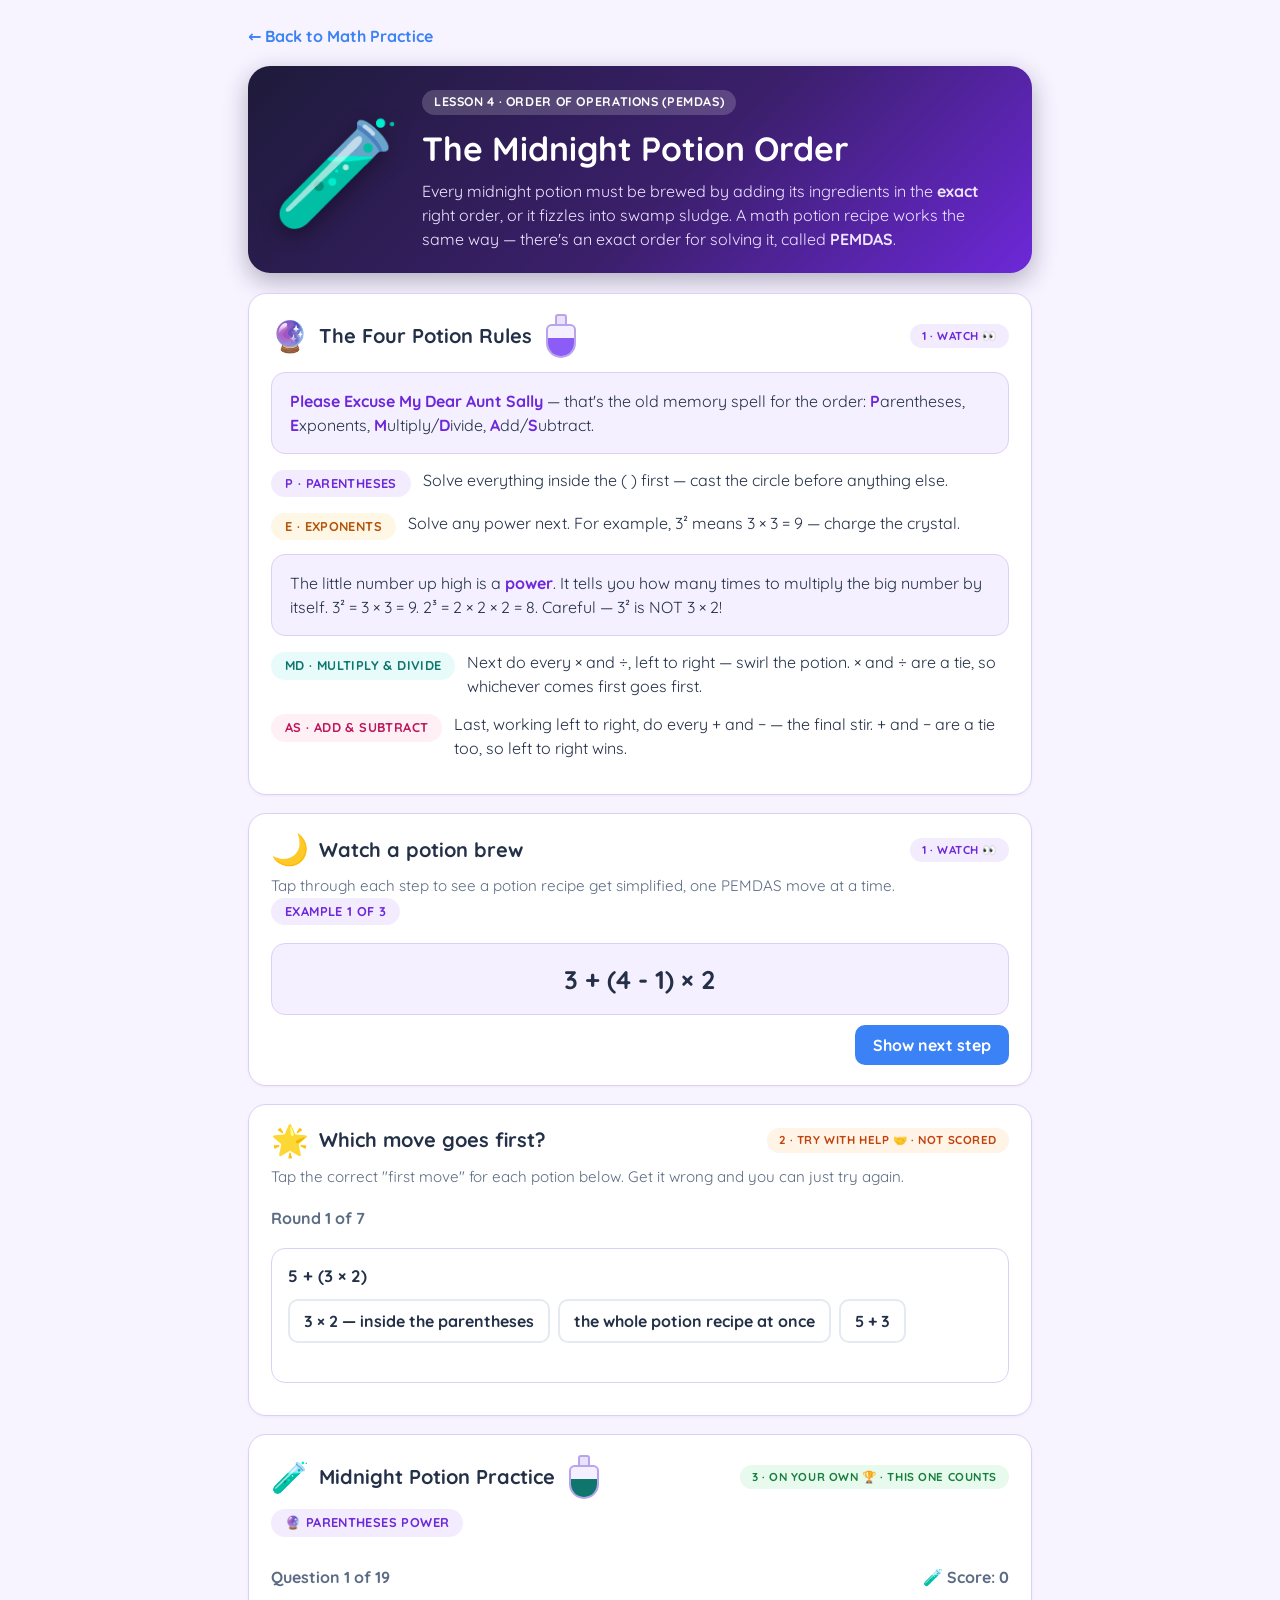
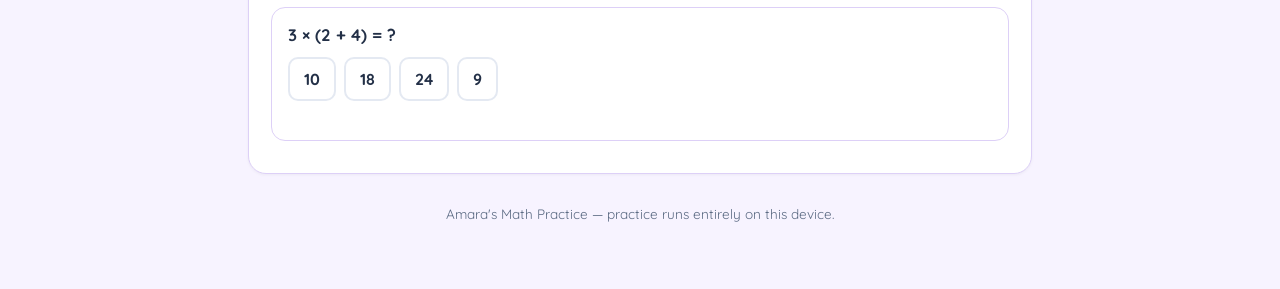
<file: lesson4-order-of-operations.html>
<!DOCTYPE html>
<html lang="en">
<head>
<meta charset="UTF-8">
<meta name="viewport" content="width=device-width, initial-scale=1.0">
<title>The Midnight Potion Order — Amara's Math Practice</title>
<link rel="preconnect" href="https://fonts.googleapis.com">
<link href="https://fonts.googleapis.com/css2?family=Quicksand:wght@500;700&display=swap" rel="stylesheet">
<link rel="stylesheet" href="styles.css">
<link rel="stylesheet" href="night.css">
<style>
.rule-row{display:flex;align-items:flex-start;gap:12px;margin:14px 0}
.rule-row .step-badge{flex:0 0 auto;margin-top:2px;white-space:nowrap}
.rule-row p{margin:0;flex:1}
.demo-expr{
  text-align:center;font-size:1.6rem;font-weight:800;color:var(--ink);
  background:#f5f0ff;border:1px solid #ddd0f7;border-radius:14px;padding:16px 12px;margin:10px 0;
}
.demo-step{
  background:#fff;border:1px solid var(--line);border-radius:12px;
  padding:10px 14px;margin:8px 0;font-size:.98rem;
}
.demo-step .step-badge{margin-right:8px}
#demoProgress{margin-bottom:8px}
.rule-reminder{display:flex;flex-wrap:wrap;gap:6px;margin-top:8px}
</style>
</head>
<body>
<div class="wrap">
  <div class="topnav"><a class="back" href="index.html">&larr; Back to Math Practice</a></div>

  <div class="night-hero">
    <div class="big">🧪</div>
    <div class="txt">
      <span class="badge">Lesson 4 · Order of operations (PEMDAS)</span>
      <h1>The Midnight Potion Order</h1>
      <p>Every midnight potion must be brewed by adding its ingredients in the <b>exact</b> right order, or it fizzles into swamp sludge. A math potion recipe works the same way — there's an exact order for solving it, called <b>PEMDAS</b>.</p>
    </div>
  </div>

  <div class="card">
    <h2><span class="ico">🔮</span> The Four Potion Rules
      <span class="potion-vial" style="--liquid:#8b5cf6"><span class="neck"></span><span class="body"><span class="liquid"></span></span></span>
      <span class="stage watch">1 · Watch 👀</span>
    </h2>
    <div class="explain">
      <b>Please Excuse My Dear Aunt Sally</b> — that's the old memory spell for the order: <b>P</b>arentheses, <b>E</b>xponents, <b>M</b>ultiply/<b>D</b>ivide, <b>A</b>dd/<b>S</b>ubtract.
    </div>
    <div class="rule-row">
      <span class="step-badge step-p">P &middot; Parentheses</span>
      <p>Solve everything inside the ( ) first — cast the circle before anything else.</p>
    </div>
    <div class="rule-row">
      <span class="step-badge step-e">E &middot; Exponents</span>
      <p>Solve any power next. For example, 3&sup2; means 3 &times; 3 = 9 — charge the crystal.</p>
    </div>
    <div class="explain">
      The little number up high is a <b>power</b>. It tells you how many times to multiply the big number by itself. 3&sup2; = 3 &times; 3 = 9. 2&sup3; = 2 &times; 2 &times; 2 = 8. Careful — 3&sup2; is NOT 3 &times; 2!
    </div>
    <div class="rule-row">
      <span class="step-badge step-md">MD &middot; Multiply &amp; Divide</span>
      <p>Next do every &times; and &divide;, left to right — swirl the potion. &times; and &divide; are a tie, so whichever comes first goes first.</p>
    </div>
    <div class="rule-row">
      <span class="step-badge step-as">AS &middot; Add &amp; Subtract</span>
      <p>Last, working left to right, do every + and &minus; — the final stir. + and &minus; are a tie too, so left to right wins.</p>
    </div>
  </div>

  <div class="card">
    <h2><span class="ico">🌙</span> Watch a potion brew <span class="stage watch">1 · Watch 👀</span></h2>
    <p class="note">Tap through each step to see a potion recipe get simplified, one PEMDAS move at a time.</p>
    <div class="section-label" id="demoProgress">Example 1 of 3</div>
    <div class="demo-expr" id="demoExpr"></div>
    <div id="demoSteps"></div>
    <div style="text-align:right;margin-top:10px">
      <button class="btn" id="demoBtn">Show next step</button>
    </div>
  </div>

  <div class="card">
    <h2><span class="ico">🌟</span> Which move goes first? <span class="stage help">2 · Try with help 🤝 · not scored</span></h2>
    <p class="note">Tap the correct "first move" for each potion below. Get it wrong and you can just try again.</p>
    <div class="progress-strip"><span id="roundCount">Round 1 of 7</span></div>
    <div class="qcard" id="roundCard">
      <div class="qtext" id="roundExpr"></div>
      <div class="choices" id="roundChoices"></div>
      <div class="qfeedback" id="roundFeedback"></div>
    </div>
    <div style="text-align:right">
      <button class="btn" id="roundNextBtn" style="display:none">Next round &rarr;</button>
    </div>
    <div class="done-banner" id="practiceDone"></div>
  </div>

  <div class="card" id="quizCard">
    <h2><span class="ico">🧪</span> Midnight Potion Practice
      <span class="potion-vial" style="--liquid:#0f766e"><span class="neck"></span><span class="body"><span class="liquid"></span></span></span>
      <span class="stage own">3 · On your own 🏆 · this one counts</span>
    </h2>
    <div id="quizSectionLabel" class="section-label">🔮 Parentheses Power</div>
    <div class="progress-strip">
      <span id="qcount">Question 1 of 19</span>
      <span id="scorecount">🧪 Score: 0</span>
    </div>
    <div class="qcard">
      <div class="qtext" id="qtext"></div>
      <div class="choices" id="choices"></div>
      <div class="qfeedback" id="feedback"></div>
    </div>
    <div style="text-align:right">
      <button class="btn" id="nextBtn" style="display:none" onclick="nextQuizQuestion()">Next &rarr;</button>
    </div>
    <div class="done-banner" id="doneBanner"></div>
  </div>

  <footer class="foot">Amara's Math Practice — practice runs entirely on this device.</footer>
</div>

<script src="common.js"></script>
<script>
function shuffle(arr){
  const a = arr.slice();
  for(let i=a.length-1;i>0;i--){
    const j = Math.floor(Math.random()*(i+1));
    [a[i],a[j]] = [a[j],a[i]];
  }
  return a;
}

/* ===================== Card 2: worked-example demo ===================== */
const examples = [
  {
    expr: '3 + (4 - 1) × 2',
    steps: [
      {badge:'step-p',  label:'P',  detail:'(4 &minus; 1) = 3',            after:'3 + 3 × 2'},
      {badge:'step-md', label:'MD', detail:'3 × 2 = 6',                after:'3 + 6'},
      {badge:'step-as', label:'AS', detail:'3 + 6 = 9',                    after:'9', final:true},
    ]
  },
  {
    expr: '(2 + 3)² - 5',
    steps: [
      {badge:'step-p',  label:'P',  detail:'(2 + 3) = 5',                  after:'5² - 5'},
      {badge:'step-e',  label:'E',  detail:'5² = 25',                 after:'25 - 5'},
      {badge:'step-as', label:'AS', detail:'25 &minus; 5 = 20',            after:'20', final:true},
    ]
  },
  {
    expr: '6 + 2 × 3² - 4',
    steps: [
      {badge:'step-e',  label:'E',  detail:'3² = 9',                                    after:'6 + 2 × 9 - 4'},
      {badge:'step-md', label:'MD', detail:'2 × 9 = 18',                                 after:'6 + 18 - 4'},
      {badge:'step-as', label:'AS', detail:'left to right: 6 + 18 = 24, then 24 &minus; 4 = 20', after:'20', final:true},
    ]
  },
];
const stepBadgeText = {'step-p':'P — Parentheses','step-e':'E — Exponents','step-md':'MD — Multiply & Divide','step-as':'AS — Add & Subtract'};

let demoIdx = 0, stepIdx = 0;
function renderDemo(){
  const ex = examples[demoIdx];
  document.getElementById('demoProgress').textContent = `Example ${demoIdx+1} of ${examples.length}`;
  document.getElementById('demoExpr').textContent = stepIdx === 0 ? ex.expr : ex.steps[stepIdx-1].after;
  const stepsEl = document.getElementById('demoSteps');
  stepsEl.innerHTML = ex.steps.slice(0, stepIdx).map(s =>
    `<div class="demo-step"><span class="step-badge ${s.badge}">${stepBadgeText[s.badge]}</span>${s.detail} &rarr; <b>${s.after}</b></div>`
  ).join('');
  const btn = document.getElementById('demoBtn');
  btn.disabled = false;
  if(stepIdx < ex.steps.length){
    btn.textContent = 'Show next step';
  } else if(demoIdx < examples.length - 1){
    btn.textContent = 'Next example →';
  } else {
    btn.textContent = 'Demo complete!';
    btn.disabled = true;
  }
}
function demoNext(){
  const ex = examples[demoIdx];
  if(stepIdx < ex.steps.length){
    stepIdx++;
  } else if(demoIdx < examples.length - 1){
    demoIdx++;
    stepIdx = 0;
  }
  renderDemo();
}
document.getElementById('demoBtn').onclick = demoNext;
renderDemo();

/* ===================== Card 3: guided "which move first" practice ===================== */
const rounds = [
  {expr:'5 + (3 × 2)',      choices:['3 × 2 — inside the parentheses','5 + 3','the whole potion recipe at once'],
    confirm:'Yes! Parentheses always go first.'},
  {expr:'4² + 1',           choices:['4² — the exponent','4 + 1','the whole potion recipe at once'],
    confirm:'Right — exponents come before addition.'},
  {expr:'6 × 2 + 3',        choices:['6 × 2 — multiply first','2 + 3','6 + 2'],
    confirm:'Yes — multiply before you add.'},
  {expr:'(7 - 4) × 2²', choices:['7 - 4 — parentheses beat exponents','2² — the exponent','4 × 2'],
    confirm:'Correct — parentheses outrank exponents.'},
  {expr:'9 - 3 + 2',             choices:['9 - 3 — a tie, so go left to right','3 + 2','9 - 2'],
    confirm:'Exactly — add/subtract tie, so left to right wins.'},
  {expr:'2³ + 1',                choices:['2³ — the power: 2 × 2 × 2','2 + 1','3 × 2'],
    confirm:'Yes! The power first: 2 × 2 × 2 = 8, then 8 + 1 = 9.'},
  {expr:'8 ÷ 2 + 1',             choices:['8 ÷ 2 — divide first','2 + 1','8 + 1'],
    confirm:'Right — divide before you add: 8 ÷ 2 = 4, then 4 + 1 = 5.'},
];

let roundIdx = 0, roundAnswered = false;
function renderRound(){
  roundAnswered = false;
  const r = rounds[roundIdx];
  document.getElementById('roundCount').textContent = `Round ${roundIdx+1} of ${rounds.length}`;
  document.getElementById('roundExpr').textContent = r.expr;
  document.getElementById('roundFeedback').textContent = '';
  document.getElementById('roundFeedback').className = 'qfeedback';
  document.getElementById('roundNextBtn').style.display = 'none';
  const choicesEl = document.getElementById('roundChoices');
  choicesEl.innerHTML = '';
  shuffle(r.choices.map((text,i)=>({text, correct:i===0}))).forEach(c=>{
    const btn = document.createElement('button');
    btn.className = 'choice';
    btn.textContent = c.text;
    btn.onclick = () => selectRound(c.correct, btn, r);
    choicesEl.appendChild(btn);
  });
}
function selectRound(correct, btn, r){
  if(roundAnswered) return;
  if(correct){
    roundAnswered = true;
    btn.classList.add('correct');
    document.getElementById('roundFeedback').textContent = r.confirm;
    document.getElementById('roundFeedback').className = 'qfeedback ok';
    const nb = document.getElementById('roundNextBtn');
    nb.style.display = 'inline-block';
    nb.textContent = (roundIdx === rounds.length-1) ? 'Finish practice' : 'Next round →';
  } else {
    btn.classList.add('wrong','shake');
    document.getElementById('roundFeedback').textContent = 'Not that one. Check in order: ( ) first, then a little high number, then × ÷, then + −.';
    document.getElementById('roundFeedback').className = 'qfeedback no';
    setTimeout(()=>btn.classList.remove('shake'), 400);
  }
}
function nextRound(){
  roundIdx++;
  if(roundIdx >= rounds.length){
    document.getElementById('roundCard').style.display = 'none';
    document.getElementById('roundNextBtn').style.display = 'none';
    document.getElementById('roundCount').textContent = 'Done!';
    const done = document.getElementById('practiceDone');
    done.style.display = 'block';
    done.textContent = "Great work — let's practice for real!";
    return;
  }
  renderRound();
}
document.getElementById('roundNextBtn').onclick = nextRound;
renderRound();

/* ===================== Card 4: scored quiz ===================== */
const SECTIONS = {
  paren: {icon:'🔮', title:'Parentheses Power'},
  power: {icon:'⚡',       title:'Power Crystals'},
  full:  {icon:'🌙', title:'Full Spell Order'},
  word:  {icon:'🧪', title:'Cauldron Word Problems'},
  mix:   {icon:'🔀', title:'Mix it up'},
};

const questions = [
  // Parentheses Power
  {section:'paren', q:'3 × (2 + 4) = ?', choices:[18,10,24,9], a:18,
    why:'Not quite. Parentheses first: 2 + 4 = 6. Then 3 × 6 = 18.'},
  {section:'paren', q:'(8 - 3) × 2 = ?', choices:[10,2,13,16], a:10,
    why:'Not quite. Parentheses first: 8 − 3 = 5. Then 5 × 2 = 10.'},
  {section:'paren', q:'20 - (4 + 6) = ?', choices:[10,22,30,4], a:10,
    why:'Not quite. Parentheses first: 4 + 6 = 10. Then 20 − 10 = 10.'},
  {section:'paren', q:'(5 + 1) × (6 - 2) = ?', choices:[24,30,16,10], a:24,
    why:'Not quite. Both parentheses first: 5 + 1 = 6 and 6 − 2 = 4. Then 6 × 4 = 24.'},
  // Power Crystals
  {section:'power', q:'3² = ?', choices:[9,6,3,12], a:9,
    why:'Not quite. 3² means 3 × 3, not 3 × 2. 3 × 3 = 9.'},
  {section:'power', q:'2³ = ?', choices:[8,6,4,9], a:8,
    why:'Not quite. 2³ means 2 × 2 × 2. 2 × 2 = 4, then 4 × 2 = 8.'},
  {section:'power', q:'5 + 2² = ?', choices:[9,49,14,10], a:9,
    why:'Not quite. The power first: 2² = 4. Then 5 + 4 = 9.'},
  {section:'power', q:'(1 + 2)² = ?', choices:[9,5,4,6], a:9,
    why:'Not quite. Parentheses first: 1 + 2 = 3. Then the power: 3² = 3 × 3 = 9.'},
  // Full Spell Order
  {section:'full', q:'3 + 4 × 2 = ?', choices:[11,14,9,8], a:11,
    why:'Not quite. × first: 4 × 2 = 8. Then 3 + 8 = 11.'},
  {section:'full', q:'2 + 3 × (4 - 1) = ?', choices:[11,13,15,9], a:11,
    why:'Not quite. Parentheses first: 4 − 1 = 3. Then 3 × 3 = 9, and 2 + 9 = 11.'},
  {section:'full', q:'10 - 2 × 3 + 4 = ?', choices:[8,28,4,14], a:8,
    why:'Not quite. × first: 2 × 3 = 6. Then left to right: 10 − 6 = 4, 4 + 4 = 8.'},
  {section:'full', q:'5 × 2 - 3 × 2 = ?', choices:[4,14,8,20], a:4,
    why:'Not quite. Both × first: 5 × 2 = 10 and 3 × 2 = 6. Then 10 − 6 = 4.'},
  {section:'full', q:'4 + (3 + 1)² ÷ 2 = ?', choices:[12,10,16,20], a:12,
    why:'Not quite. Parentheses first: 3 + 1 = 4, then the power: 4² = 16. Then 16 ÷ 2 = 8, and 4 + 8 = 12.'},
  // Cauldron Word Problems
  {section:'word', q:'You drop in 3 moon petals, then 2 more. Then you double the whole potion: (3 + 2) × 2. How many petals?', choices:[10,7,12,5], a:10,
    why:'Not quite. Parentheses first: 3 + 2 = 5. Then 5 × 2 = 10.'},
  {section:'word', q:'Two spell jars each hold 4 bat-wing charms. You tip in both jars, add 3 loose charms, then triple the whole potion: (2 × 4 + 3) × 3. How many charms?', choices:[33,45,21,24], a:33,
    why:'Not quite. Inside the parentheses, × first: 2 × 4 = 8, then 8 + 3 = 11. Then 11 × 3 = 33.'},
  {section:'word', q:'A vial starts with 5 drops of moonlight potion. You add 3 more vials of 2 drops each, then 1 drop spills out: 5 + 3 × 2 - 1. How many drops are left?', choices:[10,15,9,17], a:10,
    why:'Not quite. × first: 3 × 2 = 6. Then left to right: 5 + 6 = 11, 11 − 1 = 10.'},
];
// 🔀 Mix it up: three questions from the first three parts again (same objects, so the answers match).
[1, 6, 10].forEach(i => questions.push(Object.assign({}, questions[i], {mix:true})));

let qIdx = 0, score = 0, answered = false;
const LESSON_KEY = 'lesson4', TOTAL = questions.length;

function renderQuiz(){
  answered = false;
  const item = questions[qIdx];
  const sec = SECTIONS[item.mix ? 'mix' : item.section];
  document.getElementById('qcount').textContent = `Question ${qIdx+1} of ${TOTAL}`;
  document.getElementById('scorecount').textContent = `🧪 Score: ${score}`;
  document.getElementById('quizSectionLabel').textContent = `${sec.icon} ${sec.title}`;
  document.getElementById('qtext').textContent = item.q;
  document.getElementById('feedback').textContent = '';
  document.getElementById('feedback').className = 'qfeedback';
  document.getElementById('nextBtn').style.display = 'none';
  const choicesEl = document.getElementById('choices');
  choicesEl.innerHTML = '';
  shuffle(item.choices).forEach(c=>{
    const btn = document.createElement('button');
    btn.className = 'choice';
    btn.textContent = c;
    btn.onclick = () => selectQuizAnswer(c, btn);
    choicesEl.appendChild(btn);
  });
}
function selectQuizAnswer(value, btn){
  if(answered) return;
  answered = true;
  const item = questions[qIdx];
  const feedback = document.getElementById('feedback');
  document.querySelectorAll('#choices .choice').forEach(b=>{
    if(parseFloat(b.textContent) === item.a) b.classList.add('correct');
  });
  if(value === item.a){
    score++;
    btn.classList.add('correct');
    feedback.textContent = 'Correct! The potion holds. 🌙';
    feedback.className = 'qfeedback ok';
  } else {
    btn.classList.add('wrong');
    feedback.innerHTML = `${item.why || `Not quite — the answer is ${item.a}. Remember your Potion Rules!`}
      <div class="rule-reminder">
        <span class="step-badge step-p">P &middot; Parentheses</span>
        <span class="step-badge step-e">E &middot; Exponents</span>
        <span class="step-badge step-md">MD &middot; Multiply &amp; Divide</span>
        <span class="step-badge step-as">AS &middot; Add &amp; Subtract</span>
      </div>`;
    feedback.className = 'qfeedback no';
  }
  document.getElementById('scorecount').textContent = `🧪 Score: ${score}`;
  document.getElementById('nextBtn').style.display = 'inline-block';
  document.getElementById('nextBtn').textContent = (qIdx === TOTAL-1) ? 'Finish' : 'Next →';
}
function nextQuizQuestion(){
  qIdx++;
  if(qIdx >= TOTAL){ finishQuiz(); return; }
  renderQuiz();
}
function finishQuiz(){
  document.querySelector('#quizCard .qcard').style.display = 'none';
  document.getElementById('nextBtn').style.display = 'none';
  document.getElementById('qcount').textContent = 'Done!';
  const rec = mathSave(LESSON_KEY, score, TOTAL);
  const rank = score === TOTAL ? '🧙 Potion Master — a flawless brew!'
             : score >= 14    ? '🌙 Moon Brewer — a strong brew!'
             :                  '🧪 Apprentice Brewer — review the Four Potion Rules and try again!';
  const banner = document.getElementById('doneBanner');
  banner.style.display = 'block';
  let msg = `<span class="rank">${rank}</span>You scored ${score} / ${TOTAL} (best so far: ${rec.best} / ${TOTAL}).`;
  if(rec.best === TOTAL) msg += `<br>Flawless brew — well done! 🎉`;
  else msg += `<br>Nice work — you can always come back and try again.`;
  msg += `<br><a class="btn green" style="margin-top:10px" href="index.html">Back to the hub →</a>`;
  banner.innerHTML = msg;
}

renderQuiz();
</script>
</body>
</html>
</file>
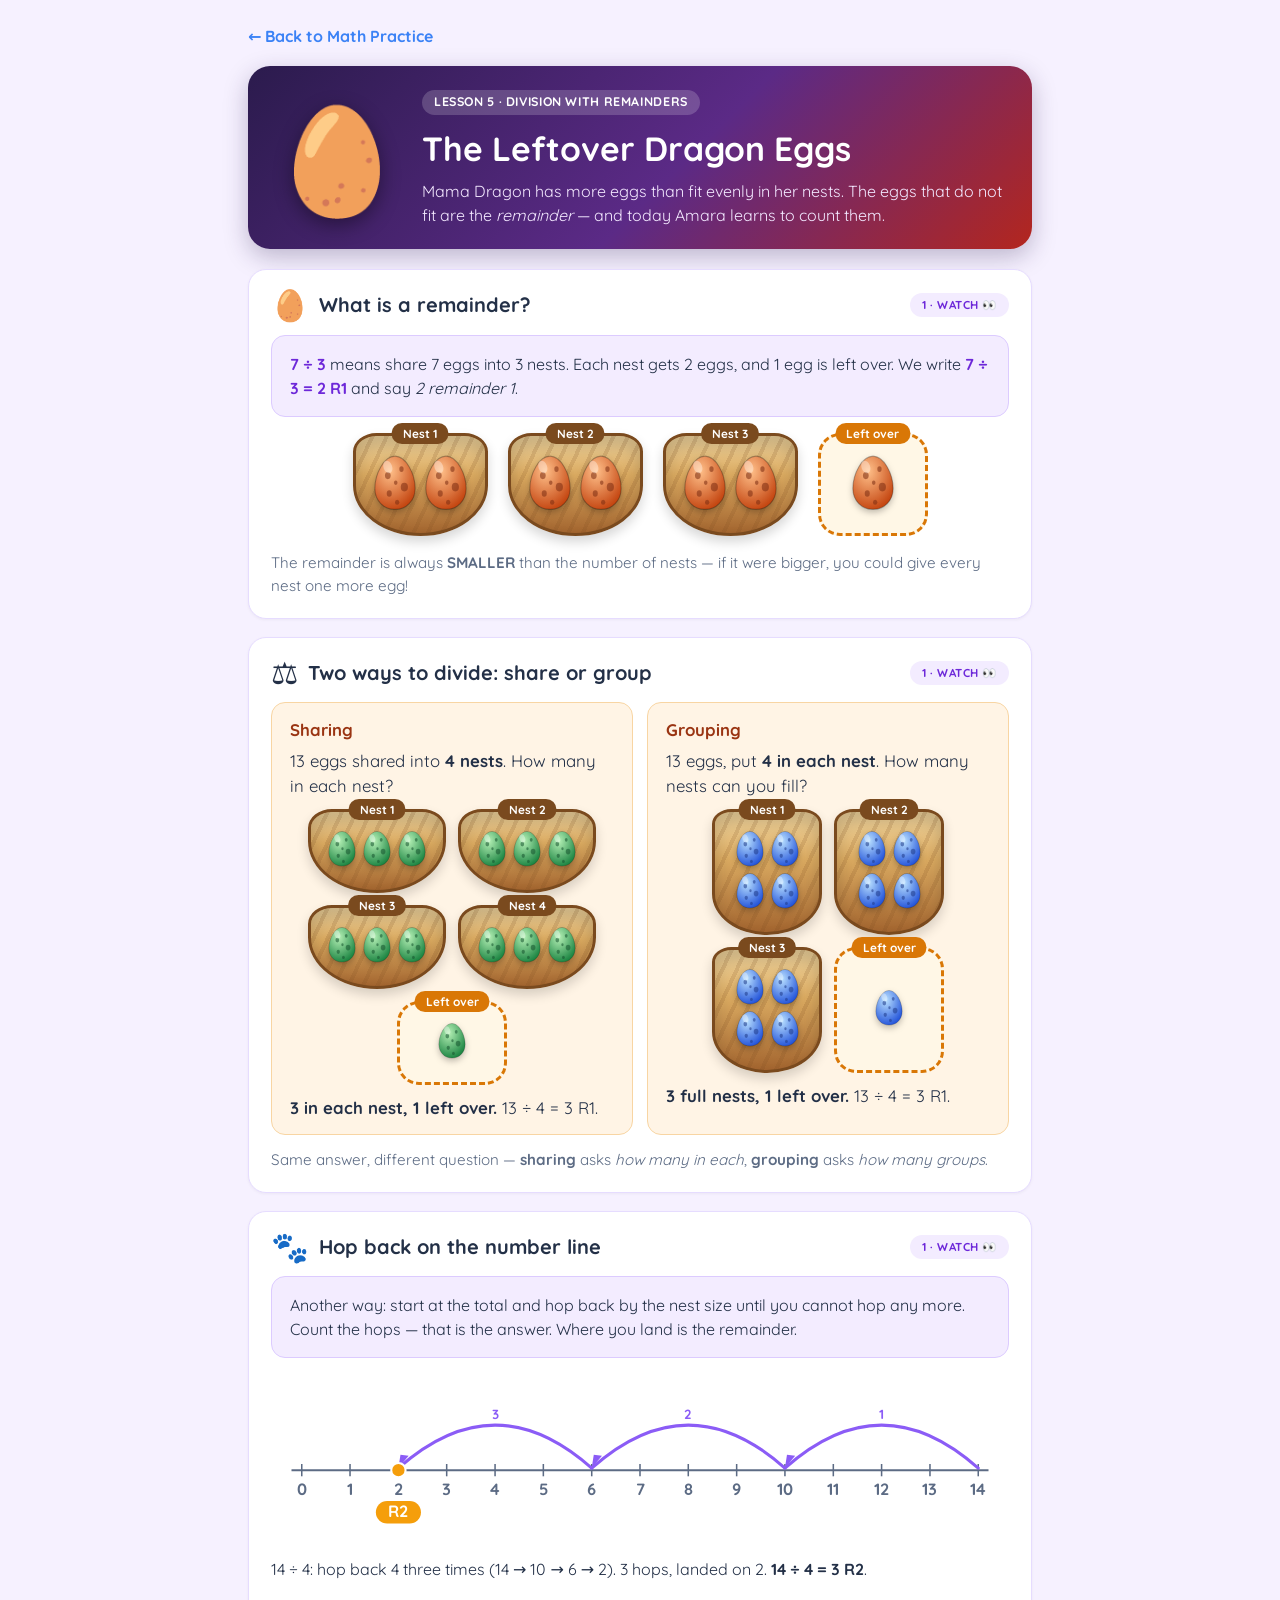
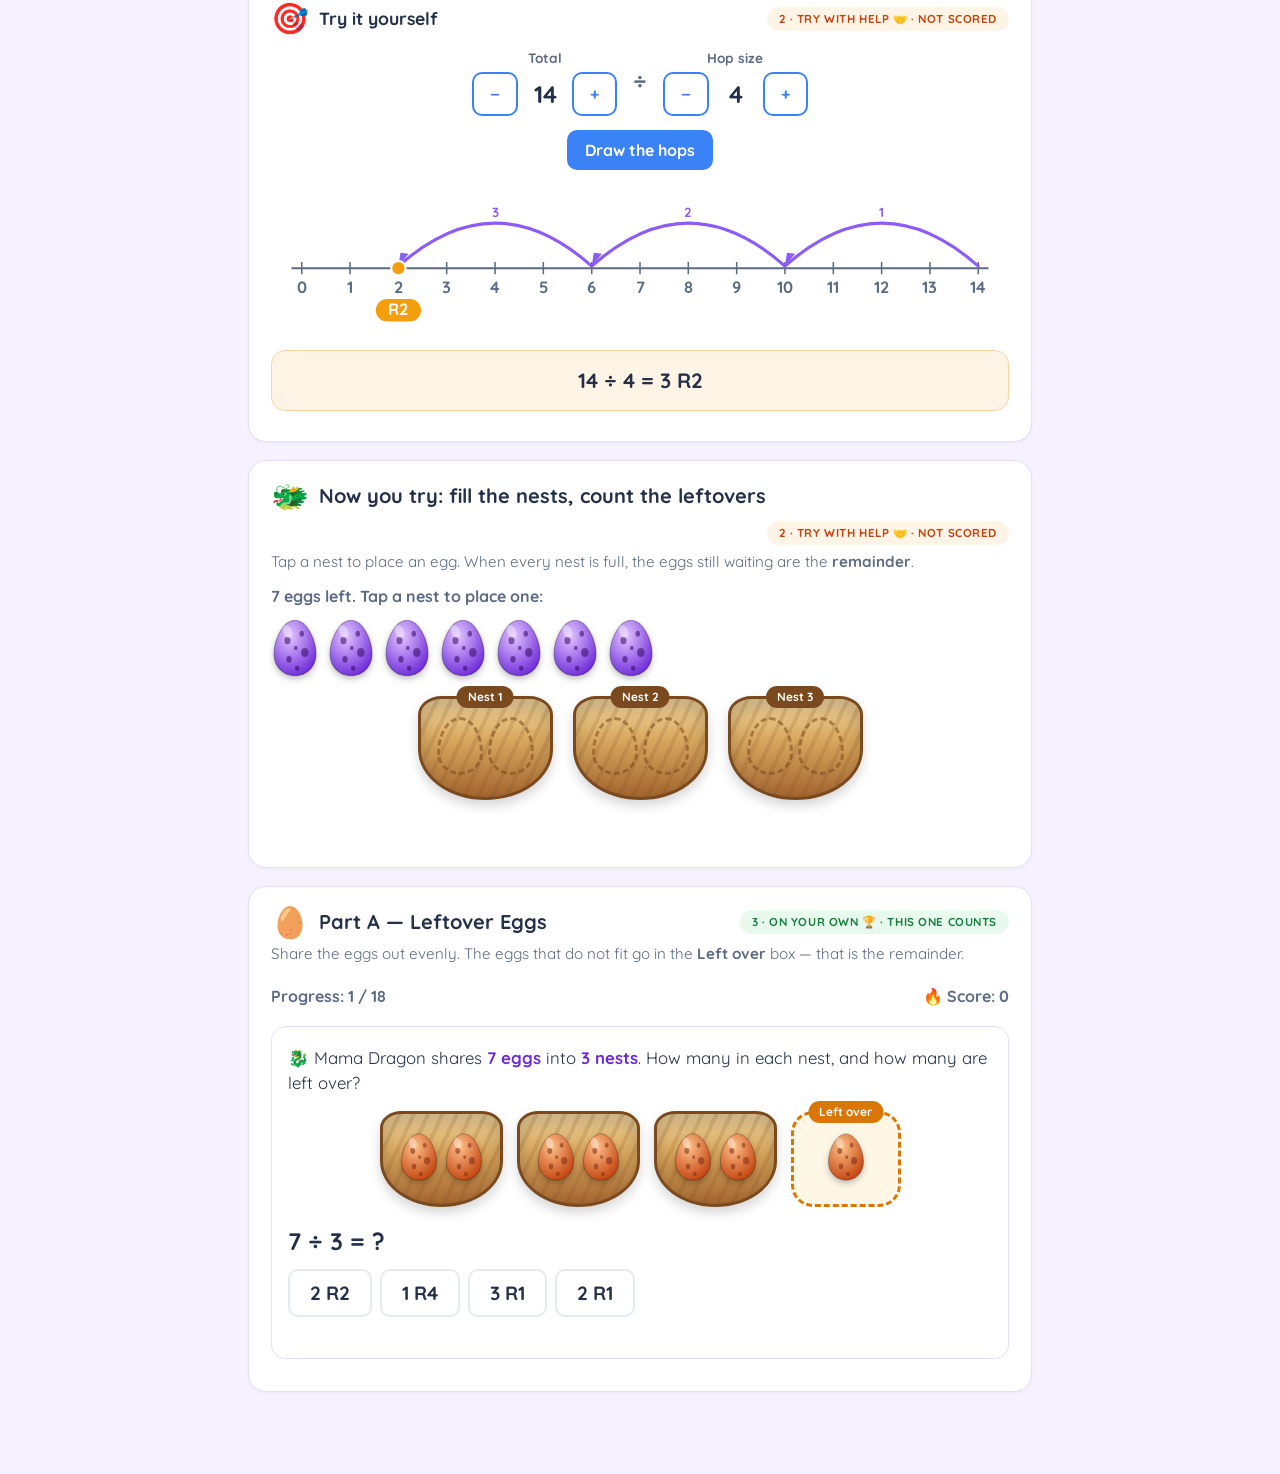
<file: lesson5-division-remainders.html>
<!DOCTYPE html>
<html lang="en">
<head>
<meta charset="UTF-8">
<meta name="viewport" content="width=device-width, initial-scale=1.0">
<title>The Leftover Dragon Eggs — Amara's Math Practice</title>
<link rel="preconnect" href="https://fonts.googleapis.com">
<link href="https://fonts.googleapis.com/css2?family=Quicksand:wght@500;700&display=swap" rel="stylesheet">
<link rel="stylesheet" href="styles.css">
<link rel="stylesheet" href="dragon.css">
<style>
.two-col{display:grid;grid-template-columns:1fr 1fr;gap:14px;margin:14px 0}
.two-col .example{margin:0}
.two-col .example h3{margin:0 0 6px;font-size:1.05rem;color:#9a3412}
.two-col .nests{--egg:30px;gap:12px;margin:10px 0}
@media(max-width:640px){.two-col{grid-template-columns:1fr}}
.demo-nests{--egg:38px}
.eq{text-align:center;font-size:1.3rem;font-weight:800;margin:10px 0}
.stepper-label{font-size:.85rem;font-weight:700;color:var(--sub);text-align:center;margin-bottom:4px}
.stepper-row .sym{font-size:1.4rem;font-weight:800;color:var(--sub)}
.qkind{
  display:inline-block;background:#fff4e5;color:#c2410c;border:1px solid #f8d5a3;
  font-weight:800;font-size:.78rem;letter-spacing:.04em;text-transform:uppercase;
  border-radius:99px;padding:3px 12px;margin-bottom:8px;
}
.qstory.adventure{font-size:1.2rem;font-weight:700;line-height:1.45}
.choice.shake{animation:nestshake .4s;border-color:var(--red)}
</style>
</head>
<body>
<div class="wrap">
  <div class="topnav"><a class="back" href="index.html">&larr; Back to Math Practice</a></div>

  <div class="dragon-hero">
    <div class="big">🥚</div>
    <div class="txt">
      <span class="badge">Lesson 5 · Division with remainders</span>
      <h1>The Leftover Dragon Eggs</h1>
      <p>Mama Dragon has more eggs than fit evenly in her nests. The eggs that do not fit are the <i>remainder</i> — and today Amara learns to count them.</p>
    </div>
  </div>

  <!-- Card 1: I do -->
  <div class="card">
    <h2><span class="ico">🥚</span> What is a remainder? <span class="stage watch">1 · Watch 👀</span></h2>
    <div class="explain">
      <b>7 &divide; 3</b> means share 7 eggs into 3 nests. Each nest gets 2 eggs, and 1 egg is left over.
      We write <b>7 &divide; 3 = 2 R1</b> and say <i>2 remainder 1</i>.
    </div>
    <div id="demo1" class="demo-nests"></div>
    <p class="note">The remainder is always <b>SMALLER</b> than the number of nests — if it were bigger, you could give every nest one more egg!</p>
  </div>

  <!-- Card 2: share vs group -->
  <div class="card">
    <h2><span class="ico">⚖️</span> Two ways to divide: share or group <span class="stage watch">1 · Watch 👀</span></h2>
    <div class="two-col">
      <div class="example">
        <h3>Sharing</h3>
        <p style="margin:0">13 eggs shared into <b>4 nests</b>. How many in each nest?</p>
        <div id="demo-share"></div>
        <p style="margin:0"><b>3 in each nest, 1 left over.</b> 13 &divide; 4 = 3 R1.</p>
      </div>
      <div class="example">
        <h3>Grouping</h3>
        <p style="margin:0">13 eggs, put <b>4 in each nest</b>. How many nests can you fill?</p>
        <div id="demo-group"></div>
        <p style="margin:0"><b>3 full nests, 1 left over.</b> 13 &divide; 4 = 3 R1.</p>
      </div>
    </div>
    <p class="note">Same answer, different question — <b>sharing</b> asks <i>how many in each</i>, <b>grouping</b> asks <i>how many groups</i>.</p>
  </div>

  <!-- Card 3: number line -->
  <div class="card">
    <h2><span class="ico">🐾</span> Hop back on the number line <span class="stage watch">1 · Watch 👀</span></h2>
    <div class="explain">
      Another way: start at the total and hop back by the nest size until you cannot hop any more.
      Count the hops — that is the answer. Where you land is the remainder.
    </div>
    <div id="demo-line"></div>
    <p>14 &divide; 4: hop back 4 three times (14 &rarr; 10 &rarr; 6 &rarr; 2). 3 hops, landed on 2. <b>14 &divide; 4 = 3 R2</b>.</p>

    <h2 style="font-size:1.1rem;margin-top:22px"><span class="ico">🎯</span> Try it yourself <span class="stage help">2 · Try with help 🤝 · not scored</span></h2>
    <div class="stepper-row">
      <div>
        <div class="stepper-label">Total</div>
        <div class="stepper">
          <button class="btn ghost" onclick="changeTry('total',-1)">&minus;</button>
          <span id="tryTotal">14</span>
          <button class="btn ghost" onclick="changeTry('total',1)">+</button>
        </div>
      </div>
      <div class="sym">&divide;</div>
      <div>
        <div class="stepper-label">Hop size</div>
        <div class="stepper">
          <button class="btn ghost" onclick="changeTry('step',-1)">&minus;</button>
          <span id="tryStep">4</span>
          <button class="btn ghost" onclick="changeTry('step',1)">+</button>
        </div>
      </div>
    </div>
    <p style="text-align:center;margin:0"><button class="btn" onclick="drawTry()">Draw the hops</button></p>
    <div id="tryLine"></div>
    <div class="example eq" id="tryEquation">14 &divide; 4 = 3 R2</div>
  </div>

  <!-- Card 4: We do -->
  <div class="card">
    <h2><span class="ico">🐲</span> Now you try: fill the nests, count the leftovers <span class="stage help">2 · Try with help 🤝 · not scored</span></h2>
    <p class="note" style="margin-top:-4px">Tap a nest to place an egg. When every nest is full, the eggs still waiting are the <b>remainder</b>.</p>
    <div id="buildActivity"></div>
  </div>

  <!-- Card 5: You do (scored) -->
  <div class="card">
    <h2><span class="ico" id="section-ico">🥚</span> <span id="section-title">Leftover Trials</span> <span class="stage own">3 · On your own 🏆 · this one counts</span></h2>
    <p class="note" id="section-note" style="margin-top:-4px"></p>
    <div class="progress-strip">
      <span id="qcount">Progress: 1 / 18</span>
      <span id="scorecount">🔥 Score: 0</span>
    </div>
    <div class="qcard">
      <div id="qkind"></div>
      <div class="qstory" id="qstory"></div>
      <div id="qDemo"></div>
      <div class="qtext" id="qtext"></div>
      <div class="choices" id="choices"></div>
      <div class="qfeedback" id="feedback"></div>
    </div>
    <div style="text-align:right">
      <button class="btn" id="nextBtn" style="display:none" onclick="nextQuestion()">Next &rarr;</button>
    </div>
    <div class="done-banner" id="doneBanner"></div>
  </div>
</div>

<script src="common.js"></script>
<script src="dragon.js"></script>
<script>
// ---------- "I do": pictures ----------
renderNestsWithLeftover(document.getElementById('demo1'), 3, 2, 'ember', 'Nest', 1);
renderNestsWithLeftover(document.getElementById('demo-share'), 4, 3, 'forest', 'Nest', 1);
renderNestsWithLeftover(document.getElementById('demo-group'), 3, 4, 'storm', 'Nest', 1);
renderNumberLineHops(document.getElementById('demo-line'), 14, 4);

// ---------- number-line stepper ----------
let tryTotal = 14, tryStep = 4;
function changeTry(which, delta){
  if(which === 'total') tryTotal = Math.min(24, Math.max(6, tryTotal + delta));
  else tryStep = Math.min(6, Math.max(2, tryStep + delta));
  document.getElementById('tryTotal').textContent = tryTotal;
  document.getElementById('tryStep').textContent = tryStep;
}
function drawTry(){
  const res = renderNumberLineHops(document.getElementById('tryLine'), tryTotal, tryStep);
  document.getElementById('tryEquation').textContent = `${tryTotal} ÷ ${tryStep} = ${res.hops} R${res.remainder}`;
}
drawTry();

// ---------- "We do": fill the nests, count the leftovers ----------
const buildRounds = [
  {total:7,  numNests:3, perNest:2, item:'shadow'},
  {total:11, numNests:4, perNest:2, item:'gold'},
  {total:14, numNests:3, perNest:4, item:'ember'},
  {total:17, numNests:5, perNest:3, item:'forest'},
];
let buildRoundIdx = 0;
function loadBuildRound(){
  const el = document.getElementById('buildActivity');
  const round = buildRounds[buildRoundIdx];
  initRemainderActivity(el, {
    total: round.total, numNests: round.numNests, perNest: round.perNest, item: round.item,
    onComplete: (successEl) => {
      const btn = document.createElement('button');
      btn.className = 'btn green';
      btn.style.marginTop = '10px';
      btn.style.display = 'block';
      if(buildRoundIdx < buildRounds.length - 1){
        btn.textContent = 'Next clutch →';
        btn.onclick = () => { buildRoundIdx++; loadBuildRound(); };
      } else {
        btn.textContent = 'Next: hop on the number line →';
        btn.onclick = () => { loadLineRound(); };
      }
      successEl.appendChild(btn);
    }
  });
}
loadBuildRound();

// ---------- "We do", last round: read a hop-back number line ----------
function loadLineRound(){
  const el = document.getElementById('buildActivity');
  el.innerHTML = `
    <div class="build-wrap">
      <div class="qtext">Hop back by 3 from 10. How many hops, and where do you land?</div>
      <div data-role="line"></div>
      <div class="choices" data-role="choices"></div>
      <div class="qfeedback" data-role="fb"></div>
      <div class="build-success" data-role="success"></div>
    </div>`;
  const lineEl = el.querySelector('[data-role="line"]');
  const choicesEl = el.querySelector('[data-role="choices"]');
  const fbEl = el.querySelector('[data-role="fb"]');
  const successEl = el.querySelector('[data-role="success"]');
  let done = false;
  const choices = ['3 hops, land on 1', '2 hops, land on 4', '3 hops, land on 0'];
  shuffle(choices.map((text, i) => ({text, correct: i === 0}))).forEach(c => {
    const btn = document.createElement('button');
    btn.className = 'choice';
    btn.textContent = c.text;
    btn.onclick = () => {
      if(done) return;
      if(c.correct){
        done = true;
        btn.classList.add('correct');
        renderNumberLineHops(lineEl, 10, 3);
        fbEl.textContent = '🐲 Yes! 10 → 7 → 4 → 1. 3 hops, and you land on 1: 10 ÷ 3 = 3 R1.';
        fbEl.className = 'qfeedback ok';
        successEl.style.display = 'block';
        successEl.textContent = '✅ 10 ÷ 3 = 3 R1';
        const nb = document.createElement('button');
        nb.className = 'btn green';
        nb.style.marginTop = '10px';
        nb.style.display = 'block';
        nb.textContent = "I'm ready for the Leftover Trials!";
        nb.onclick = () => { nb.remove(); };
        successEl.appendChild(nb);
      } else {
        btn.classList.add('wrong', 'shake');
        renderNumberLineHops(lineEl, 10, 3);
        fbEl.textContent = 'Count the hops on the line — each hop is 3.';
        fbEl.className = 'qfeedback no';
        setTimeout(() => btn.classList.remove('shake'), 400);
      }
    };
    choicesEl.appendChild(btn);
  });
}

// ---------- "You do": the quiz ----------
// t = total, d = divisor, qt = quotient, r = remainder (t = qt × d + r, r < d).
// nests/per/item/label draw the picture: nests full groups of `per`, plus `r` in the Left-over box.
// Part B draws a hop-back number line instead of nests.
const questions = [
  // Part A: leftover eggs (sharing: nests = divisor, per = quotient)
  {part:'A', t:7,  d:3, qt:2, r:1, nests:3, per:2, item:'ember',  label:'Nest', choices:['2 R1','3 R1','2 R2','1 R4']},
  {part:'A', t:9,  d:4, qt:2, r:1, nests:4, per:2, item:'forest', label:'Nest', choices:['2 R1','2 R2','3 R0','1 R5']},
  {part:'A', t:11, d:2, qt:5, r:1, nests:2, per:5, item:'storm',  label:'Nest', choices:['5 R1','4 R3','5 R0','6 R1']},
  {part:'A', t:13, d:5, qt:2, r:3, nests:5, per:2, item:'shadow', label:'Nest', choices:['2 R3','3 R2','2 R2','1 R8']},
  {part:'A', t:17, d:4, qt:4, r:1, nests:4, per:4, item:'gold',   label:'Nest', choices:['4 R1','3 R5','4 R2','5 R1']},
  {part:'A', t:20, d:6, qt:3, r:2, nests:6, per:3, item:'ember',  label:'Nest', choices:['3 R2','2 R8','4 R0','3 R3']},
  // Part B: hop-back number line (hops = quotient, hop size = divisor)
  {part:'B', t:10, d:3, qt:3, r:1, choices:['3 R1','2 R4','3 R2','4 R0']},
  {part:'B', t:15, d:4, qt:3, r:3, choices:['3 R3','4 R1','3 R2','2 R7']},
  {part:'B', t:19, d:5, qt:3, r:4, choices:['3 R4','4 R1','3 R3','2 R9']},
  {part:'B', t:23, d:6, qt:3, r:5, choices:['3 R5','4 R1','3 R4','2 R11']},
  // Part C: share or group? (word problems)
  {part:'C', kind:'Sharing',  t:14, d:4, qt:3, r:2, nests:4, per:3, item:'storm', label:'Nest', choices:['3 R2','4 R0','2 R6','3 R1'],
    q:'🥚 Mama Dragon shares <b>14 eggs</b> equally into <b>4 nests</b>. How many in each nest, and how many are left over?'},
  {part:'C', kind:'Grouping', t:17, d:5, qt:3, r:2, nests:3, per:5, item:'💎', label:'Chest', choices:['3 R2','4 R1','3 R1','2 R7'],
    q:'💎 There are <b>17 fire gems</b>. Each chest holds <b>5 gems</b>. How many full chests, and how many gems are left over?'},
  {part:'C', kind:'Sharing',  t:22, d:5, qt:4, r:2, nests:5, per:4, item:'🐟', label:'Dragon', choices:['4 R2','5 R0','4 R3','3 R7'],
    q:'🐟 <b>22 fish</b> are shared equally between <b>5 dragons</b>. How many fish does each dragon get, and how many are left over?'},
  {part:'C', kind:'Grouping', t:26, d:6, qt:4, r:2, nests:4, per:6, item:'🧝', label:'Row', choices:['4 R2','5 R1','4 R1','3 R8'],
    q:'🧝 <b>26 dragon riders</b> line up in rows of <b>6</b>. How many full rows, and how many riders are left over?'},
  {part:'C', kind:'Sharing',  t:31, d:4, qt:7, r:3, nests:4, per:7, item:'🪙', label:'Cave', choices:['7 R3','8 R1','7 R2','6 R7'],
    q:'🪙 <b>31 gold coins</b> are shared equally into <b>4 caves</b>. How many coins in each cave, and how many are left over?'},
];
// 🔀 Mix it up: three questions from Parts A, B and C again (same objects, so the answers match).
[3, 7, 11].forEach(i => questions.push(Object.assign({}, questions[i], {mix:true})));

let idx = 0, score = 0, answered = false;
const LESSON_KEY = 'lesson5', TOTAL = questions.length;

const SECTIONS = {
  A:{ico:'🥚', title:'Part A — Leftover Eggs',
     note:'Share the eggs out evenly. The eggs that do not fit go in the <b>Left over</b> box — that is the remainder.'},
  B:{ico:'🐾', title:'Part B — Hop-back Number Line',
     note:'Start at the total and hop back by the hop size. Count the hops — the number you land on is the remainder.'},
  C:{ico:'🗺️', title:'Part C — Share or Group?',
     note:'First say whether it is <b>Sharing</b> (how many in each) or <b>Grouping</b> (how many groups). Then divide — and do not forget the leftovers!'},
  mix:{ico:'🔀', title:'Mix it up',
     note:'Three questions from earlier — you have seen these before. Show what you remember!'},
};

function answerOf(item){ return `${item.qt} R${item.r}`; }
function eggSizeFor(total){ return total > 40 ? '30px' : total > 24 ? '34px' : '40px'; }
function groupWord(item){
  if(item.part === 'B') return 'hops';
  return (item.label || 'Nest').toLowerCase() + 's';
}

function shuffle(arr){
  const a = arr.slice();
  for(let i=a.length-1;i>0;i--){
    const j = Math.floor(Math.random()*(i+1));
    [a[i],a[j]] = [a[j],a[i]];
  }
  return a;
}

function renderQuestion(){
  answered = false;
  const item = questions[idx];
  const sec = SECTIONS[item.mix ? 'mix' : item.part];
  document.getElementById('qcount').textContent = `Progress: ${idx+1} / ${TOTAL}`;
  document.getElementById('scorecount').textContent = `🔥 Score: ${score}`;
  document.getElementById('section-ico').textContent = sec.ico;
  document.getElementById('section-title').textContent = sec.title;
  document.getElementById('section-note').innerHTML = sec.note;

  const kindEl = document.getElementById('qkind');
  kindEl.innerHTML = item.part === 'C' ? `<span class="qkind">${item.kind}</span>` : '';

  const story = document.getElementById('qstory');
  story.className = 'qstory' + (item.part === 'C' ? ' adventure' : '');
  if(item.part === 'A'){
    story.innerHTML = `🐉 Mama Dragon shares <b>${item.t} eggs</b> into <b>${item.d} nests</b>. How many in each nest, and how many are left over?`;
  } else if(item.part === 'B'){
    story.innerHTML = `🐾 Start at <b>${item.t}</b> and hop back by <b>${item.d}</b> until you cannot hop any more. How many hops, and where do you land?`;
  } else {
    story.innerHTML = item.q;
  }

  const demo = document.getElementById('qDemo');
  demo.classList.remove('hatch');
  if(item.part === 'B'){
    demo.className = '';
    demo.style.removeProperty('--egg');
    renderNumberLineHops(demo, item.t, item.d);
  } else {
    renderNestsWithLeftover(demo, item.nests, item.per, item.item, item.part === 'A' ? '' : item.label, item.r);
    demo.style.setProperty('--egg', eggSizeFor(item.t));
  }

  document.getElementById('qtext').textContent = item.part === 'C' ? '' : `${item.t} ÷ ${item.d} = ?`;
  document.getElementById('feedback').textContent = '';
  document.getElementById('feedback').className = 'qfeedback';
  document.getElementById('nextBtn').style.display = 'none';
  const choicesEl = document.getElementById('choices');
  choicesEl.innerHTML = '';
  shuffle(item.choices).forEach(c=>{
    const btn = document.createElement('button');
    btn.className = 'choice';
    btn.textContent = c;
    btn.onclick = () => selectAnswer(c, btn);
    choicesEl.appendChild(btn);
  });
}

function selectAnswer(value, btn){
  if(answered) return;
  answered = true;
  const item = questions[idx];
  const correct = answerOf(item);
  const feedback = document.getElementById('feedback');
  document.querySelectorAll('#choices .choice').forEach(b=>{
    if(b.textContent === correct) b.classList.add('correct');
  });
  const n = item.part === 'B' ? item.qt : item.nests;
  const p = item.part === 'B' ? item.d : item.per;
  if(value === correct){
    score++;
    btn.classList.add('correct');
    document.getElementById('qDemo').classList.add('hatch');
    feedback.textContent = `🐲 Correct! ${item.t} ÷ ${item.d} = ${correct} — ${n} ${groupWord(item)} × ${p} = ${n*p}, and ${item.r} left over. Dragon power!`;
    feedback.className = 'qfeedback ok';
  } else {
    btn.classList.add('wrong');
    feedback.textContent = `Not quite — ${n} ${groupWord(item)} × ${p} = ${n*p}, and ${item.t} − ${n*p} = ${item.r} left over, so ${item.t} ÷ ${item.d} = ${correct}.`;
    feedback.className = 'qfeedback no';
  }
  document.getElementById('scorecount').textContent = `🔥 Score: ${score}`;
  document.getElementById('nextBtn').style.display = 'inline-block';
  document.getElementById('nextBtn').textContent = (idx === TOTAL-1) ? 'Finish' : 'Next →';
}

function nextQuestion(){
  idx++;
  if(idx >= TOTAL){ finish(); return; }
  renderQuestion();
}

function finish(){
  document.querySelector('.qcard').style.display = 'none';
  document.getElementById('nextBtn').style.display = 'none';
  document.getElementById('qcount').textContent = 'Done!';
  const rec = mathSave(LESSON_KEY, score, TOTAL);
  const rank = score === TOTAL ? '🏆 Remainder Master — not one egg out of place!'
             : score >= 13    ? '🐉 Dragon Rider — the leftovers are counted!'
             :                  '🥚 Egg Keeper — hop back on the number line and try again!';
  const banner = document.getElementById('doneBanner');
  banner.style.display = 'block';
  let msg = `<span class="rank">${rank}</span>You scored ${score} / ${TOTAL} (best so far: ${rec.best} / ${TOTAL}).`;
  if(rec.best === TOTAL) msg += `<br>You've got it! 🎉`;
  else msg += `<br>Nice work — you can always come back and try again.`;
  msg += `<br><a class="btn green" style="margin-top:10px" href="lesson6-hoard-division.html">Continue to Lesson 6: The Dragon Hoard Vault →</a>`;
  banner.innerHTML = msg;
}

renderQuestion();
</script>
</body>
</html>
</file>
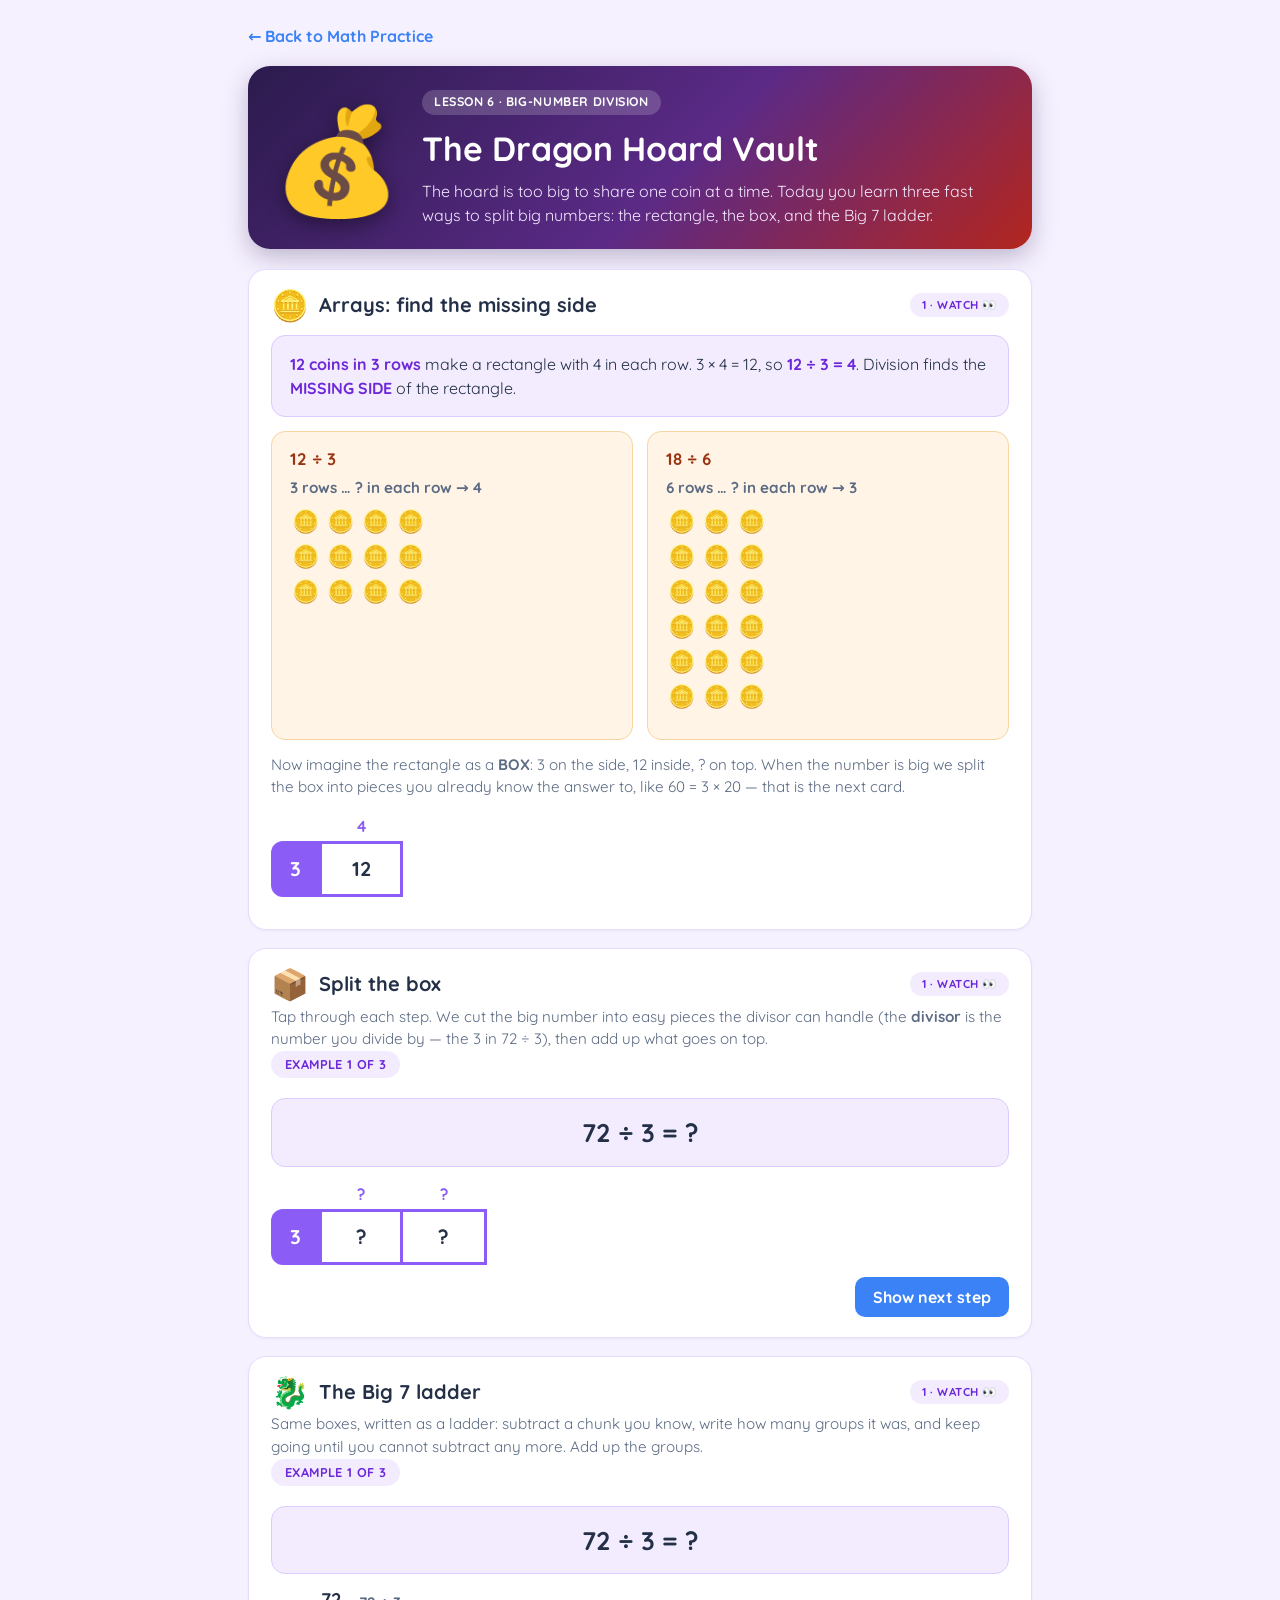
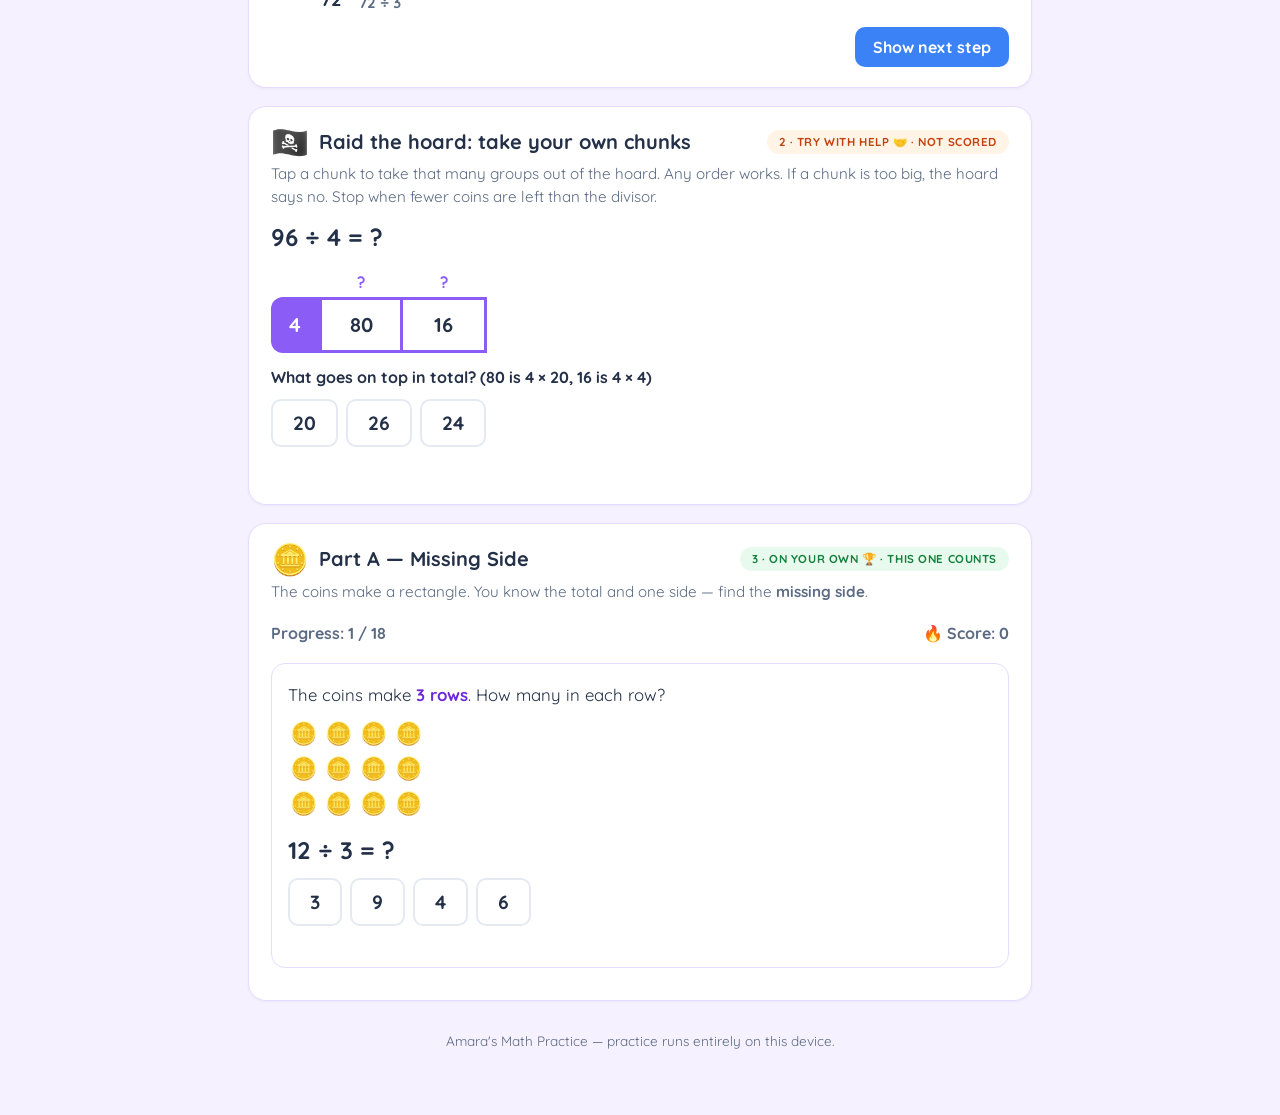
<file: lesson6-hoard-division.html>
<!DOCTYPE html>
<html lang="en">
<head>
<meta charset="UTF-8">
<meta name="viewport" content="width=device-width, initial-scale=1.0">
<title>The Dragon Hoard Vault — Amara's Math Practice</title>
<link rel="preconnect" href="https://fonts.googleapis.com">
<link href="https://fonts.googleapis.com/css2?family=Quicksand:wght@500;700&display=swap" rel="stylesheet">
<link rel="stylesheet" href="styles.css">
<link rel="stylesheet" href="dragon.css">
<style>
.two-col{display:grid;grid-template-columns:1fr 1fr;gap:14px;margin:14px 0}
.two-col .example{margin:0}
.two-col .example h3{margin:0 0 6px;font-size:1.05rem;color:#9a3412}
@media(max-width:640px){.two-col{grid-template-columns:1fr}}
.caption{font-size:.95rem;font-weight:700;color:var(--sub);margin:0 0 6px}
.demo-expr{
  text-align:center;font-size:1.6rem;font-weight:800;color:var(--ink);
  background:#f3ecff;border:1px solid #dccbff;border-radius:14px;padding:14px 12px;margin:10px 0;
}
.demo-step{
  background:#fff;border:1px solid #e6dcff;border-radius:12px;
  padding:10px 14px;margin:8px 0;font-size:.98rem;
}
.demo-step .step-badge{
  display:inline-block;background:#f3ecff;color:#6d28d9;font-weight:800;font-size:.78rem;
  letter-spacing:.04em;text-transform:uppercase;border-radius:99px;padding:3px 10px;margin-right:8px;
}
.demo-step.final{background:#e8f9ee;border-color:#bdeecb;color:#15803d;font-weight:700}
.demo-pic{min-height:40px}
.qkind{
  display:inline-block;background:#fff4e5;color:#c2410c;border:1px solid #f8d5a3;
  font-weight:800;font-size:.78rem;letter-spacing:.04em;text-transform:uppercase;
  border-radius:99px;padding:3px 12px;margin-bottom:8px;
}
.qstory.adventure{font-size:1.2rem;font-weight:700;line-height:1.45}
#qDemo.array-grid{margin-top:10px}
.choice.shake{animation:nestshake .4s;border-color:var(--red)}
</style>
</head>
<body>
<div class="wrap">
  <div class="topnav"><a class="back" href="index.html">&larr; Back to Math Practice</a></div>

  <div class="dragon-hero">
    <div class="big">💰</div>
    <div class="txt">
      <span class="badge">Lesson 6 · Big-number division</span>
      <h1>The Dragon Hoard Vault</h1>
      <p>The hoard is too big to share one coin at a time. Today you learn three fast ways to split big numbers: the rectangle, the box, and the Big 7 ladder.</p>
    </div>
  </div>

  <!-- Card 1: arrays / area model opener -->
  <div class="card">
    <h2><span class="ico">🪙</span> Arrays: find the missing side <span class="stage watch">1 · Watch 👀</span></h2>
    <div class="explain">
      <b>12 coins in 3 rows</b> make a rectangle with 4 in each row. 3 &times; 4 = 12, so <b>12 &divide; 3 = 4</b>.
      Division finds the <b>MISSING SIDE</b> of the rectangle.
    </div>
    <div class="two-col">
      <div class="example">
        <h3>12 &divide; 3</h3>
        <p class="caption">3 rows &hellip; ? in each row &rarr; <b>4</b></p>
        <div id="array1"></div>
      </div>
      <div class="example">
        <h3>18 &divide; 6</h3>
        <p class="caption">6 rows &hellip; ? in each row &rarr; <b>3</b></p>
        <div id="array2"></div>
      </div>
    </div>
    <p class="note">Now imagine the rectangle as a <b>BOX</b>: 3 on the side, 12 inside, ? on top. When the number is big we split the box into pieces you already know the answer to, like 60 = 3 × 20 — that is the next card.</p>
    <div id="box1"></div>
  </div>

  <!-- Card 2: I do — split the box -->
  <div class="card">
    <h2><span class="ico">📦</span> Split the box <span class="stage watch">1 · Watch 👀</span></h2>
    <p class="note" style="margin-top:-4px">Tap through each step. We cut the big number into easy pieces the divisor can handle (the <b>divisor</b> is the number you divide by — the 3 in 72 &divide; 3), then add up what goes on top.</p>
    <div class="section-label" id="boxProgress">Example 1 of 3</div>
    <div class="demo-expr" id="boxExpr"></div>
    <div class="demo-pic" id="boxPic"></div>
    <div id="boxSteps"></div>
    <div style="text-align:right;margin-top:10px">
      <button class="btn" id="boxBtn">Show next step</button>
    </div>
  </div>

  <!-- Card 3: I do — Big 7 ladder -->
  <div class="card">
    <h2><span class="ico">🐉</span> The Big 7 ladder <span class="stage watch">1 · Watch 👀</span></h2>
    <p class="note" style="margin-top:-4px">Same boxes, written as a ladder: subtract a chunk you know, write how many groups it was, and keep going until you cannot subtract any more. Add up the groups.</p>
    <div class="section-label" id="ladderProgress">Example 1 of 3</div>
    <div class="demo-expr" id="ladderExpr"></div>
    <div class="demo-pic" id="ladderPic"></div>
    <div id="ladderSteps"></div>
    <div style="text-align:right;margin-top:10px">
      <button class="btn" id="ladderBtn">Show next step</button>
    </div>
  </div>

  <!-- Card 4: We do — raid the hoard -->
  <div class="card">
    <h2><span class="ico">🏴‍☠️</span> Raid the hoard: take your own chunks <span class="stage help">2 · Try with help 🤝 · not scored</span></h2>
    <p class="note" style="margin-top:-4px">Tap a chunk to take that many groups out of the hoard. Any order works. If a chunk is too big, the hoard says no. Stop when fewer coins are left than the divisor.</p>
    <div id="chunkActivity"></div>
  </div>

  <!-- Card 5: You do (scored) -->
  <div class="card">
    <h2><span class="ico" id="section-ico">🪙</span> <span id="section-title">Vault Trials</span> <span class="stage own">3 · On your own 🏆 · this one counts</span></h2>
    <p class="note" id="section-note" style="margin-top:-4px"></p>
    <div class="progress-strip">
      <span id="qcount">Progress: 1 / 18</span>
      <span id="scorecount">🔥 Score: 0</span>
    </div>
    <div class="qcard">
      <div id="qkind"></div>
      <div class="qstory" id="qstory"></div>
      <div id="qDemo"></div>
      <div class="qtext" id="qtext"></div>
      <div class="choices" id="choices"></div>
      <div class="qfeedback" id="feedback"></div>
    </div>
    <div style="text-align:right">
      <button class="btn" id="nextBtn" style="display:none" onclick="nextQuestion()">Next &rarr;</button>
    </div>
    <div class="done-banner" id="doneBanner"></div>
  </div>

  <footer class="foot">Amara's Math Practice — practice runs entirely on this device.</footer>
</div>

<script src="common.js"></script>
<script src="dragon.js"></script>
<script>
// ---------- Card 1: arrays + the single box ----------
renderArrayGrid(document.getElementById('array1'), 3, 4, '🪙');
renderArrayGrid(document.getElementById('array2'), 6, 3, '🪙');
renderAreaBox(document.getElementById('box1'), 3, [{part:12, groups:4}], {revealed:1});

// ---------- shared click-through reveal engine (like Lesson 4's demo) ----------
// cfg: {examples, ids:{progress,expr,pic,steps,btn}, stepsOf(ex), renderPic(ex, stepIdx, el), stepCard(ex, i), finalNote(ex)}
function makeRevealDemo(cfg){
  let exIdx = 0, stepIdx = 0;
  const el = id => document.getElementById(id);
  function render(){
    const ex = cfg.examples[exIdx];
    const n = cfg.stepsOf(ex);
    el(cfg.ids.progress).textContent = `Example ${exIdx+1} of ${cfg.examples.length}`;
    el(cfg.ids.expr).textContent = stepIdx >= n ? `${ex.t} ÷ ${ex.d} = ${ex.answer}` : `${ex.t} ÷ ${ex.d} = ?`;
    cfg.renderPic(ex, stepIdx, el(cfg.ids.pic));
    let html = '';
    for(let i=0; i<stepIdx; i++) html += cfg.stepCard(ex, i);
    if(stepIdx >= n) html += `<div class="demo-step final">${cfg.finalNote(ex)}</div>`;
    el(cfg.ids.steps).innerHTML = html;
    const btn = el(cfg.ids.btn);
    btn.disabled = false;
    if(stepIdx < n) btn.textContent = 'Show next step';
    else if(exIdx < cfg.examples.length - 1) btn.textContent = 'Next example →';
    else { btn.textContent = 'Demo complete!'; btn.disabled = true; }
  }
  el(cfg.ids.btn).onclick = () => {
    const n = cfg.stepsOf(cfg.examples[exIdx]);
    if(stepIdx < n) stepIdx++;
    else if(exIdx < cfg.examples.length - 1){ exIdx++; stepIdx = 0; }
    render();
  };
  render();
}

// ---------- Card 2: split the box ----------
// Each chunk: part inside the box, groups on top, why = why the chunk is friendly.
const boxExamples = [
  {t:72, d:3, r:0, answer:'24', chunks:[
    {part:60, groups:20, why:'Split 72 = 60 + 12. 60 is 3 × 20 — a tens chunk that fits, so 20 goes on top.'},
    {part:12, groups:4,  why:'12 is 3 × 4 — a fact you know, so 4 goes on top.'},
  ]},
  {t:96, d:4, r:0, answer:'24', chunks:[
    {part:80, groups:20, why:'Split 96 = 80 + 16. 80 is 4 × 20 — a tens chunk that fits, so 20 goes on top.'},
    {part:16, groups:4,  why:'16 is 4 × 4 — a known fact, so 4 goes on top.'},
  ]},
  {t:85, d:4, r:1, answer:'21 R1', chunks:[
    {part:80, groups:20, why:'Split 85 = 80 + 4 + 1 left over. 80 is 4 × 20 — a tens chunk that fits, so 20 goes on top.'},
    {part:4,  groups:1,  why:'4 is 4 × 1, so 1 goes on top. The last 1 coin cannot make a box — that is the remainder.'},
  ]},
];
makeRevealDemo({
  examples: boxExamples,
  ids:{progress:'boxProgress', expr:'boxExpr', pic:'boxPic', steps:'boxSteps', btn:'boxBtn'},
  stepsOf: ex => ex.chunks.length + 1,
  renderPic(ex, step, el){
    const shown = Math.min(step, ex.chunks.length);
    renderAreaBox(el, ex.d, ex.chunks, {
      revealed: shown,
      remainder: shown >= ex.chunks.length ? ex.r : 0,
      sumLine: step > ex.chunks.length,
    });
  },
  stepCard(ex, i){
    if(i < ex.chunks.length){
      const c = ex.chunks[i];
      return `<div class="demo-step"><span class="step-badge">Box ${i+1}</span>${c.why} &rarr; <b>${ex.d} × ${c.groups} = ${c.part}</b></div>`;
    }
    return '';
  },
  finalNote(ex){
    const tops = ex.chunks.map(c => c.groups);
    const sum = tops.reduce((a,b)=>a+b, 0);
    return `Top: ${tops.join(' + ')} = <b>${sum}</b>${ex.r ? `, with ${ex.r} left over` : ''}. So <b>${ex.t} ÷ ${ex.d} = ${ex.answer}</b>.`;
  },
});

// ---------- Card 3: Big 7 ladder ----------
const ladderExamples = [
  {t:72, d:3, r:0, answer:'24', chunks:[10,10,4],
   note:'We took the same 24 as the box — just in smaller, safer chunks. You can take 10s, 5s, 2s or 1s: any chunk that fits is allowed.'},
  {t:96, d:4, r:0, answer:'24', chunks:[10,10,4],
   note:'Two chunks of 10 and one chunk of 4: 10 + 10 + 4 = 24, the same answer the box gave.'},
  {t:85, d:4, r:1, answer:'21 R1', chunks:[10,10,1],
   note:'10 + 10 + 1 = 21 groups, and 1 coin is left over — smaller than 4, so we stop. 85 ÷ 4 = 21 R1.'},
];
function ladderRunning(ex, upto){
  let rem = ex.t;
  for(let i=0; i<=upto; i++) rem -= ex.chunks[i] * ex.d;
  return rem;
}
makeRevealDemo({
  examples: ladderExamples,
  ids:{progress:'ladderProgress', expr:'ladderExpr', pic:'ladderPic', steps:'ladderSteps', btn:'ladderBtn'},
  stepsOf: ex => ex.chunks.length,
  renderPic(ex, step, el){
    renderChunkLadder(el, ex.t, ex.d, ex.chunks.map(g => ({groups:g})), {revealed: step});
  },
  stepCard(ex, i){
    const g = ex.chunks[i];
    return `<div class="demo-step"><span class="step-badge">Chunk ${i+1}</span>Take <b>${g} ${g === 1 ? 'group' : 'groups'}</b> of ${ex.d}: subtract ${g*ex.d} &rarr; <b>${ladderRunning(ex, i)}</b> left</div>`;
  },
  finalNote(ex){
    return `${ex.chunks.join(' + ')} = <b>${ex.chunks.reduce((a,b)=>a+b,0)}</b>${ex.r ? ` R${ex.r}` : ''}. ${ex.note}`;
  },
});

// ---------- Card 4: We do — raid the hoard ----------
const chunkRounds = [
  {dividend:84, divisor:4},
  {dividend:65, divisor:5},
  {dividend:93, divisor:3},
  {dividend:78, divisor:6},
  {dividend:59, divisor:4},
];
let chunkRoundIdx = 0;
function loadChunkRound(){
  const el = document.getElementById('chunkActivity');
  const round = chunkRounds[chunkRoundIdx];
  initChunkActivity(el, {
    dividend: round.dividend, divisor: round.divisor, chunks:[10,5,2,1], item:'🪙',
    onComplete: (successEl) => {
      const btn = document.createElement('button');
      btn.className = 'btn green';
      btn.style.marginTop = '10px';
      btn.style.display = 'block';
      if(chunkRoundIdx < chunkRounds.length - 1){
        btn.textContent = 'Next hoard →';
        btn.onclick = () => { chunkRoundIdx++; loadChunkRound(); };
      } else {
        btn.textContent = "I'm ready for the Vault Trials!";
        btn.onclick = () => { btn.remove(); };
      }
      successEl.appendChild(btn);
    }
  });
}

// One box round first: add the two tops, then raid the hoard with chunks.
function loadBoxRound(){
  const el = document.getElementById('chunkActivity');
  el.innerHTML = `
    <div class="build-wrap">
      <div class="qtext">96 ÷ 4 = ?</div>
      <div data-role="box"></div>
      <div class="qtext" style="font-size:1rem">What goes on top in total? (80 is 4 × 20, 16 is 4 × 4)</div>
      <div class="choices" data-role="choices"></div>
      <div class="qfeedback" data-role="fb"></div>
      <div class="build-success" data-role="success"></div>
    </div>`;
  const boxEl = el.querySelector('[data-role="box"]');
  const choicesEl = el.querySelector('[data-role="choices"]');
  const fbEl = el.querySelector('[data-role="fb"]');
  const successEl = el.querySelector('[data-role="success"]');
  const chunks = [{part:80, groups:20}, {part:16, groups:4}];
  renderAreaBox(boxEl, 4, chunks, {revealed:2, hideTop:true});
  let done = false;
  const choices = ['24', '20', '26'];
  shuffle(choices.map((text, i) => ({text, correct: i === 0}))).forEach(c => {
    const btn = document.createElement('button');
    btn.className = 'choice';
    btn.textContent = c.text;
    btn.onclick = () => {
      if(done) return;
      if(c.correct){
        done = true;
        btn.classList.add('correct');
        renderAreaBox(boxEl, 4, chunks, {revealed:2, sumLine:true});
        fbEl.textContent = '🐲 Yes! 20 + 4 = 24, so 96 ÷ 4 = 24.';
        fbEl.className = 'qfeedback ok';
        successEl.style.display = 'block';
        successEl.textContent = '✅ 96 ÷ 4 = 24';
        const nb = document.createElement('button');
        nb.className = 'btn green';
        nb.style.marginTop = '10px';
        nb.style.display = 'block';
        nb.textContent = 'Now raid the hoard with chunks →';
        nb.onclick = () => { loadChunkRound(); };
        successEl.appendChild(nb);
      } else {
        btn.classList.add('wrong', 'shake');
        fbEl.textContent = 'Add the two top numbers: 20 + 4.';
        fbEl.className = 'qfeedback no';
        setTimeout(() => btn.classList.remove('shake'), 400);
      }
    };
    choicesEl.appendChild(btn);
  });
}
loadBoxRound();

// ---------- Card 5: You do — the quiz ----------
// t = dividend, d = divisor, qt = quotient, r = remainder (t = qt × d + r, r < d).
// chunks = the groups per friendly piece (parts are chunks × d); choices[0] is the answer.
const questions = [
  // Part A: missing side (array of d rows × qt columns)
  {part:'A', t:12, d:3, qt:4, r:0, chunks:[4], choices:['4','3','6','9']},
  {part:'A', t:18, d:6, qt:3, r:0, chunks:[3], choices:['3','4','2','12']},
  {part:'A', t:20, d:4, qt:5, r:0, chunks:[5], choices:['5','4','6','16']},
  {part:'A', t:24, d:8, qt:3, r:0, chunks:[3], choices:['3','4','2','16']},
  // Part B: split the box (tops hidden)
  {part:'B', t:72, d:3, qt:24, r:0, chunks:[20,4],  choices:['24','22','26','21']},
  {part:'B', t:96, d:4, qt:24, r:0, chunks:[20,4],  choices:['24','26','23','21']},
  {part:'B', t:65, d:5, qt:13, r:0, chunks:[10,3],  choices:['13','12','15','11']},
  {part:'B', t:84, d:6, qt:14, r:0, chunks:[10,4],  choices:['14','12','16','13']},
  // Part C: Big 7 ladder (total hidden)
  {part:'C', t:91,  d:7, qt:13, r:0, chunks:[10,3],   choices:['13','12','14','11']},
  {part:'C', t:112, d:8, qt:14, r:0, chunks:[10,4],   choices:['14','12','16','13']},
  {part:'C', t:135, d:5, qt:27, r:0, chunks:[20,5,2], choices:['27','25','23','29']},
  {part:'C', t:87,  d:4, qt:21, r:3, chunks:[20,1],   choices:['21 R3','22 R1','20 R7','21 R1']},
  // Part D: hoard adventures (word problems)
  {part:'D', kind:'Sharing',  t:76,  d:4, qt:19, r:0, chunks:[10,5,4], choices:['19','18','21','17'],
    q:'💰 The hoard has <b>76 gold coins</b> to share equally into <b>4 chests</b>. How many coins in each chest?'},
  {part:'D', kind:'Grouping', t:90,  d:6, qt:15, r:0, chunks:[10,5], choices:['15','14','16','12'],
    q:'💎 There are <b>90 fire gems</b>. Each pouch holds <b>6 gems</b>. How many pouches can you fill?'},
  {part:'D', kind:'Sharing',  t:132, d:6, qt:22, r:0, chunks:[20,2], choices:['22','21','24','20'],
    q:'🐟 <b>132 fish</b> are shared equally between <b>6 dragons</b>. How many fish does each dragon get?'},
];
// 🔀 Mix it up: three questions from Parts A, B and C again (same objects, so the answers match).
[2, 6, 8].forEach(i => questions.push(Object.assign({}, questions[i], {mix:true})));

let idx = 0, score = 0, answered = false;
const LESSON_KEY = 'lesson6', TOTAL = questions.length;

const SECTIONS = {
  A:{ico:'🪙', title:'Part A — Missing Side',
     note:'The coins make a rectangle. You know the total and one side — find the <b>missing side</b>.'},
  B:{ico:'📦', title:'Part B — Split the Box',
     note:'Each piece inside the box is the divisor times something. Work out each top number, then <b>add the tops</b>.'},
  C:{ico:'🐉', title:'Part C — Big 7 Chunks',
     note:'Read the ladder: each chunk is a number of groups. <b>Add the groups</b> — and say the remainder if there is one.'},
  D:{ico:'🗺️', title:'Part D — Hoard Adventures',
     note:'First say whether it is <b>Sharing</b> (how many in each) or <b>Grouping</b> (how many groups). Then split the big number into easy chunks.'},
  mix:{ico:'🔀', title:'Mix it up',
     note:'Three questions from earlier — you have seen these before. Show what you remember!'},
};

function answerOf(item){ return item.r ? `${item.qt} R${item.r}` : `${item.qt}`; }
function boxChunks(item){ return item.chunks.map(g => ({part: g * item.d, groups: g})); }
function chunkExplain(item){
  const facts = item.chunks.map(g => `${item.d} × ${g} = ${g * item.d}`).join(' and ');
  if(item.part === 'A') return `${facts}, so the missing side is ${item.qt}`;
  const sum = item.chunks.length > 1 ? `${item.chunks.join(' + ')} = ${item.qt}` : `that is ${item.qt}`;
  return `${facts}, ${sum}${item.r ? `, with ${item.r} left over` : ''}`;
}

function shuffle(arr){
  const a = arr.slice();
  for(let i=a.length-1;i>0;i--){
    const j = Math.floor(Math.random()*(i+1));
    [a[i],a[j]] = [a[j],a[i]];
  }
  return a;
}

function renderQuestion(){
  answered = false;
  const item = questions[idx];
  const sec = SECTIONS[item.mix ? 'mix' : item.part];
  document.getElementById('qcount').textContent = `Progress: ${idx+1} / ${TOTAL}`;
  document.getElementById('scorecount').textContent = `🔥 Score: ${score}`;
  document.getElementById('section-ico').textContent = sec.ico;
  document.getElementById('section-title').textContent = sec.title;
  document.getElementById('section-note').innerHTML = sec.note;

  const kindEl = document.getElementById('qkind');
  kindEl.innerHTML = item.part === 'D' ? `<span class="qkind">${item.kind}</span>` : '';

  const story = document.getElementById('qstory');
  story.className = 'qstory' + (item.part === 'D' ? ' adventure' : '');
  if(item.part === 'A'){
    story.innerHTML = `The coins make <b>${item.d} rows</b>. How many in each row?`;
  } else if(item.part === 'B'){
    story.innerHTML = `The box is split into easy pieces. What goes on top in total?`;
  } else if(item.part === 'C'){
    story.innerHTML = `Add up the groups on the ladder.`;
  } else {
    story.innerHTML = item.q;
  }

  const demo = document.getElementById('qDemo');
  demo.classList.remove('hatch');
  demo.removeAttribute('style');
  if(item.part === 'A'){
    renderArrayGrid(demo, item.d, item.qt, '🪙');
  } else if(item.part === 'C'){
    renderChunkLadder(demo, item.t, item.d, item.chunks.map(g => ({groups:g})), {revealed: item.chunks.length, hideTotal:true});
  } else {
    renderAreaBox(demo, item.d, boxChunks(item), {revealed: item.chunks.length, hideTop:true, remainder: item.r});
  }

  document.getElementById('qtext').textContent = item.part === 'D' ? '' : `${item.t} ÷ ${item.d} = ?`;
  document.getElementById('feedback').textContent = '';
  document.getElementById('feedback').className = 'qfeedback';
  document.getElementById('nextBtn').style.display = 'none';
  const choicesEl = document.getElementById('choices');
  choicesEl.innerHTML = '';
  shuffle(item.choices).forEach(c=>{
    const btn = document.createElement('button');
    btn.className = 'choice';
    btn.textContent = c;
    btn.onclick = () => selectAnswer(c, btn);
    choicesEl.appendChild(btn);
  });
}

function selectAnswer(value, btn){
  if(answered) return;
  answered = true;
  const item = questions[idx];
  const correct = answerOf(item);
  const feedback = document.getElementById('feedback');
  document.querySelectorAll('#choices .choice').forEach(b=>{
    if(b.textContent === correct) b.classList.add('correct');
  });
  if(value === correct){
    score++;
    btn.classList.add('correct');
    document.getElementById('qDemo').classList.add('hatch');
    if(item.part !== 'A') renderAreaBox(document.getElementById('qDemo'), item.d, boxChunks(item), {revealed: item.chunks.length, remainder: item.r, sumLine: item.chunks.length > 1});
    feedback.textContent = `🐲 Correct! ${item.t} ÷ ${item.d} = ${correct} — ${chunkExplain(item)}. Dragon power!`;
    feedback.className = 'qfeedback ok';
  } else {
    btn.classList.add('wrong');
    feedback.textContent = item.part === 'A'
      ? `Not quite — ${chunkExplain(item)}. ${item.t} ÷ ${item.d} = ${correct}.`
      : `Not quite — ${chunkExplain(item)}, so ${item.t} ÷ ${item.d} = ${correct}.`;
    feedback.className = 'qfeedback no';
  }
  document.getElementById('scorecount').textContent = `🔥 Score: ${score}`;
  document.getElementById('nextBtn').style.display = 'inline-block';
  document.getElementById('nextBtn').textContent = (idx === TOTAL-1) ? 'Finish' : 'Next →';
}

function nextQuestion(){
  idx++;
  if(idx >= TOTAL){ finish(); return; }
  renderQuestion();
}

function finish(){
  document.querySelector('.qcard').style.display = 'none';
  document.getElementById('nextBtn').style.display = 'none';
  document.getElementById('qcount').textContent = 'Done!';
  const rec = mathSave(LESSON_KEY, score, TOTAL);
  const rank = score === TOTAL ? '🏆 Vault Master — the whole hoard, split perfectly!'
             : score >= 13    ? '🐉 Treasure Keeper — the chunks are yours!'
             :                  '🪙 Coin Counter — try smaller chunks and go again!';
  const banner = document.getElementById('doneBanner');
  banner.style.display = 'block';
  let msg = `<span class="rank">${rank}</span>You scored ${score} / ${TOTAL} (best so far: ${rec.best} / ${TOTAL}).`;
  if(rec.best === TOTAL) msg += `<br>You've got it! 🎉`;
  else msg += `<br>Nice work — you can always come back and try again.`;
  msg += `<br><a class="btn green" style="margin-top:10px" href="lesson7-long-division.html">Continue to Lesson 7: The Dragon Scroll →</a>`;
  banner.innerHTML = msg;
}

renderQuestion();
</script>
</body>
</html>
</file>
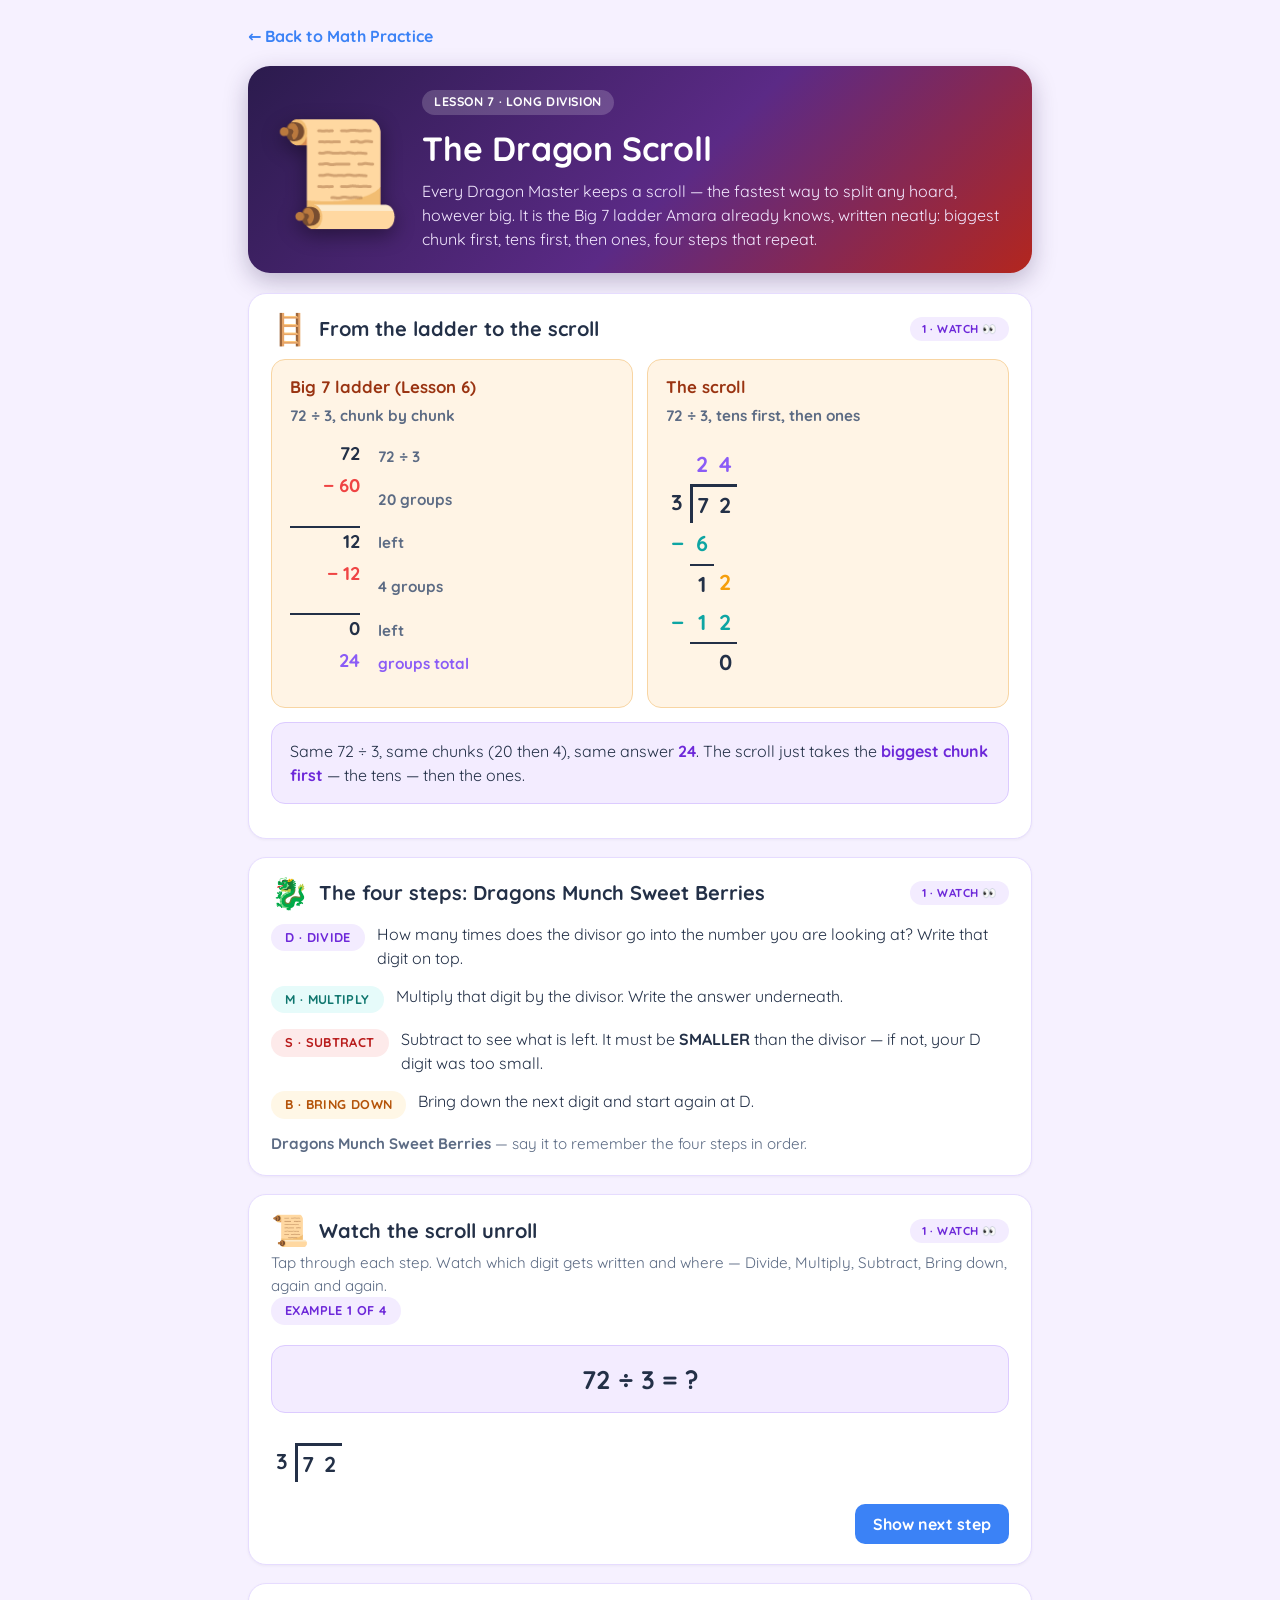
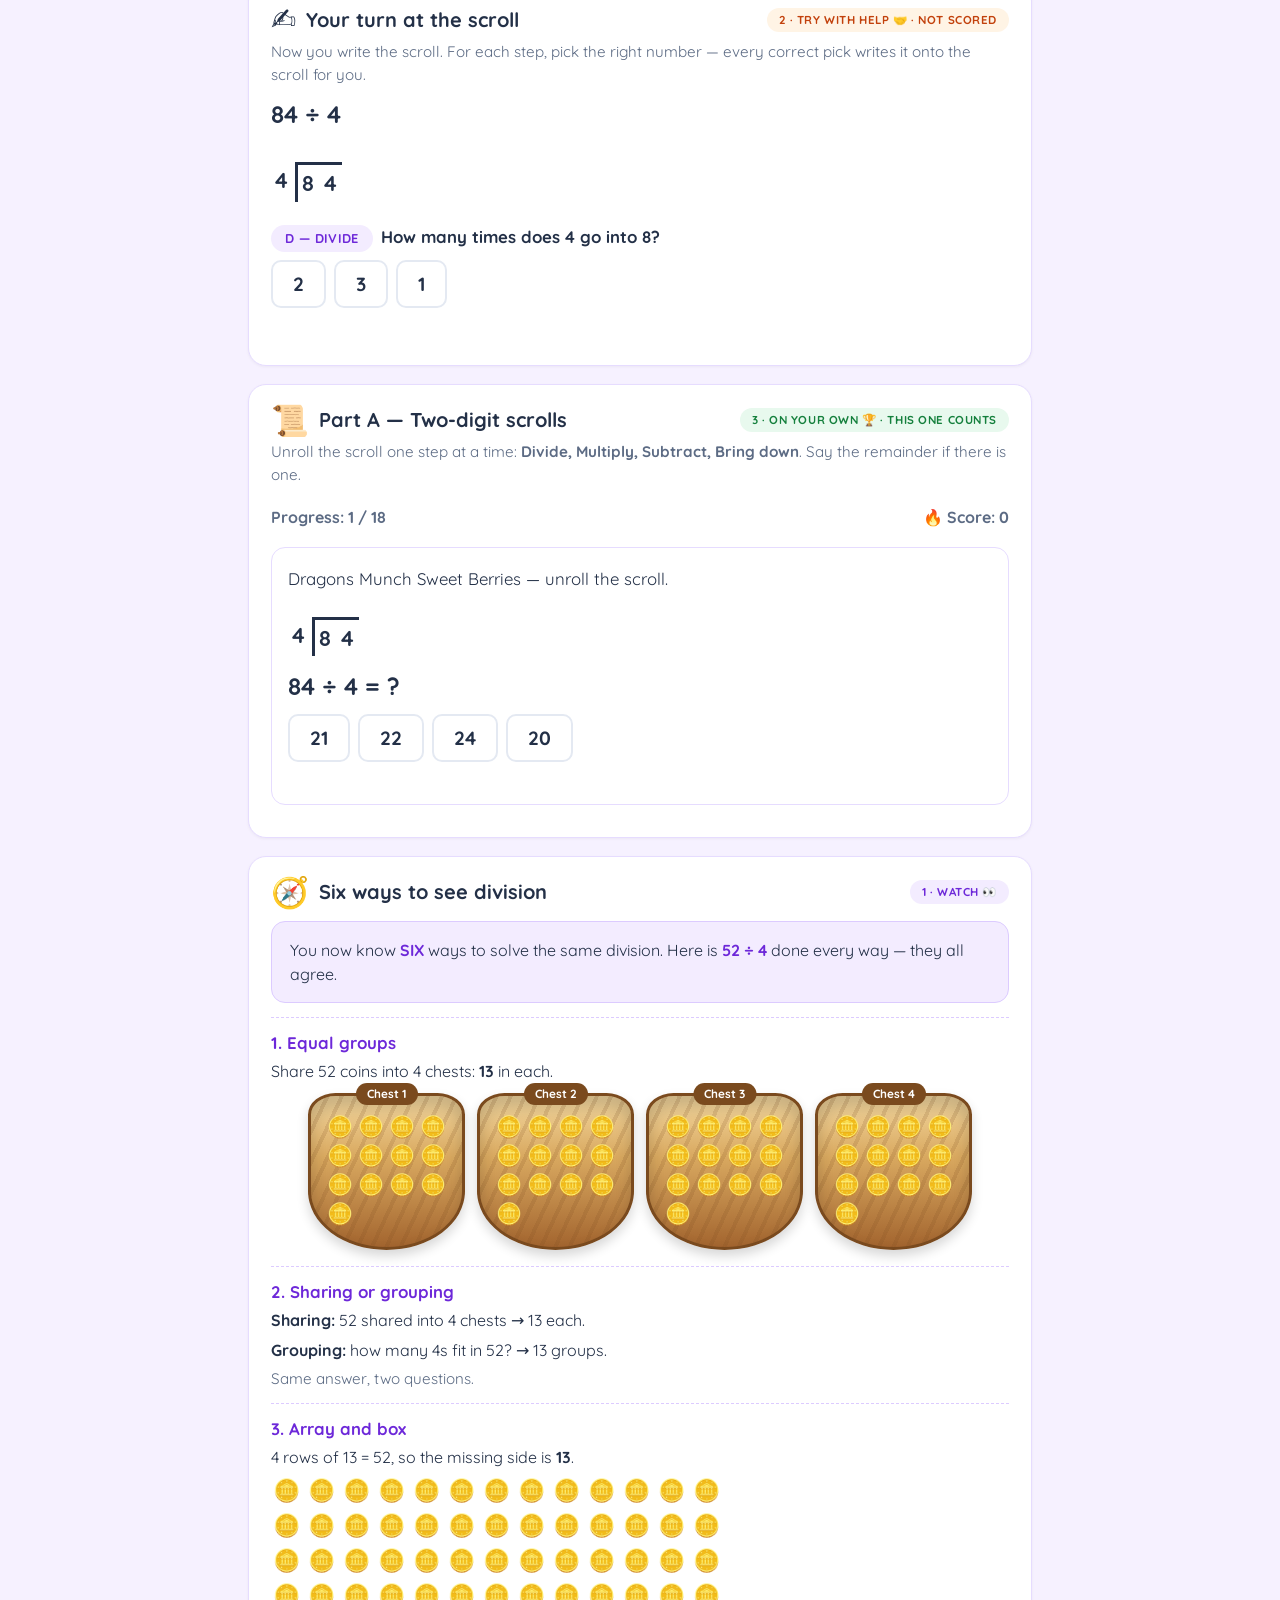
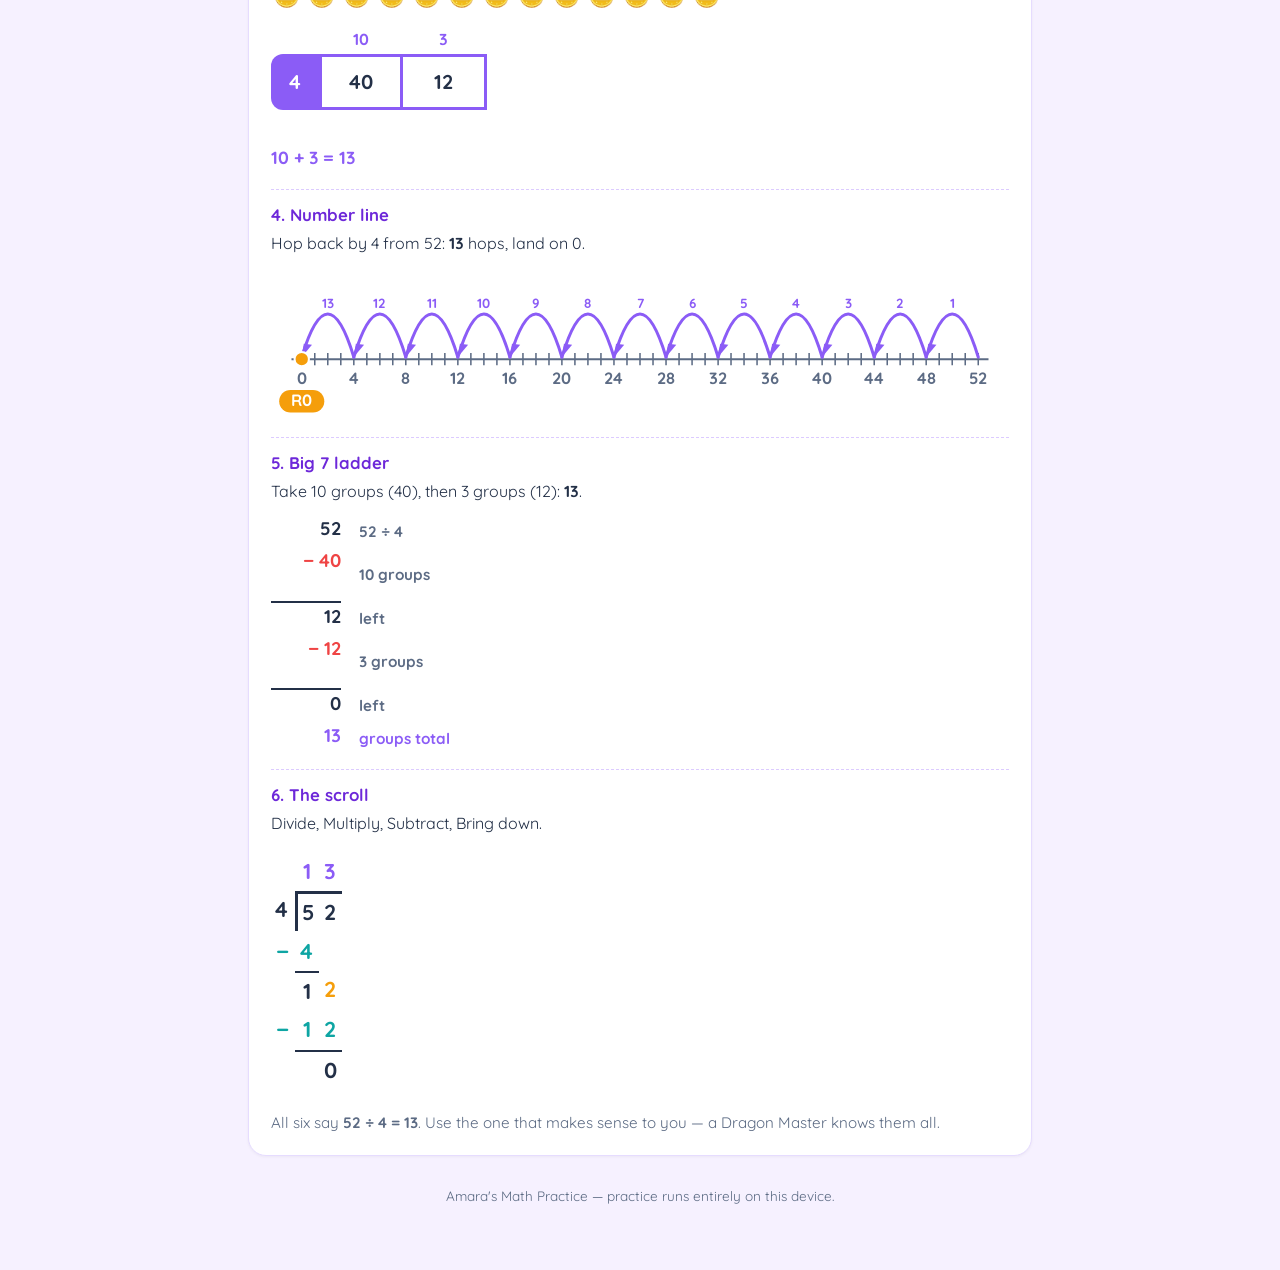
<file: lesson7-long-division.html>
<!DOCTYPE html>
<html lang="en">
<head>
<meta charset="UTF-8">
<meta name="viewport" content="width=device-width, initial-scale=1.0">
<title>The Dragon Scroll — Amara's Math Practice</title>
<link rel="preconnect" href="https://fonts.googleapis.com">
<link href="https://fonts.googleapis.com/css2?family=Quicksand:wght@500;700&display=swap" rel="stylesheet">
<link rel="stylesheet" href="styles.css">
<link rel="stylesheet" href="dragon.css">
<style>
.two-col{display:grid;grid-template-columns:1fr 1fr;gap:14px;margin:14px 0}
.two-col .example{margin:0}
.two-col .example h3{margin:0 0 6px;font-size:1.05rem;color:#9a3412}
@media(max-width:640px){.two-col{grid-template-columns:1fr}}
.caption{font-size:.95rem;font-weight:700;color:var(--sub);margin:0 0 6px}
/* D / M / S / B step badges (dragon palette) */
.step-badge{
  display:inline-block;font-weight:800;font-size:.8rem;
  letter-spacing:.03em;text-transform:uppercase;border-radius:99px;padding:4px 14px;
}
.step-d{background:#f3ecff;color:#6d28d9}
.step-m{background:#e6fbfa;color:#0f766e}
.step-s{background:#fdeaea;color:#b91c1c}
.step-b{background:#fff7e6;color:#b45309}
.rule-row{display:flex;align-items:flex-start;gap:12px;margin:14px 0}
.rule-row .step-badge{flex:0 0 auto;margin-top:2px;white-space:nowrap}
.rule-row p{margin:0;flex:1}
.demo-expr{
  text-align:center;font-size:1.6rem;font-weight:800;color:var(--ink);
  background:#f3ecff;border:1px solid #dccbff;border-radius:14px;padding:14px 12px;margin:10px 0;
}
.demo-step{
  background:#fff;border:1px solid #e6dcff;border-radius:12px;
  padding:10px 14px;margin:8px 0;font-size:.98rem;
}
.demo-step .step-badge{margin-right:8px}
.demo-step.final{background:#e8f9ee;border-color:#bdeecb;color:#15803d;font-weight:700}
.demo-pic{min-height:40px}
/* we-do scroll activity */
.scroll-q{font-weight:700;font-size:1.05rem;margin:10px 0 8px}
.scroll-q .step-badge{margin-right:8px}
.scroll-hint{color:#b45309;font-weight:700;font-size:.95rem;margin:0 0 8px}
.scroll-pic{display:inline-block;border-radius:12px;padding:4px 10px;transition:box-shadow .2s}
.scroll-pic.flash{box-shadow:0 0 0 4px rgba(34,197,94,.45);background:#f0fdf4}
.choice.shake{animation:nestshake .4s;border-color:var(--red)}
.qkind{
  display:inline-block;background:#fff4e5;color:#c2410c;border:1px solid #f8d5a3;
  font-weight:800;font-size:.78rem;letter-spacing:.04em;text-transform:uppercase;
  border-radius:99px;padding:3px 12px;margin-bottom:8px;
}
.qstory.adventure{font-size:1.2rem;font-weight:700;line-height:1.45}
/* six-ways recap */
.six-row{border-top:1px dashed #dccbff;padding:12px 0 6px}
.six-row h3{margin:0 0 4px;font-size:1.05rem;color:#6d28d9}
.six-row p{margin:0 0 6px}
.six-row .nests{margin:10px 0;gap:12px}
</style>
</head>
<body>
<div class="wrap">
  <div class="topnav"><a class="back" href="index.html">&larr; Back to Math Practice</a></div>

  <div class="dragon-hero">
    <div class="big">📜</div>
    <div class="txt">
      <span class="badge">Lesson 7 · Long division</span>
      <h1>The Dragon Scroll</h1>
      <p>Every Dragon Master keeps a scroll — the fastest way to split any hoard, however big. It is the Big 7 ladder Amara already knows, written neatly: biggest chunk first, tens first, then ones, four steps that repeat.</p>
    </div>
  </div>

  <!-- Card 1: ladder vs scroll -->
  <div class="card">
    <h2><span class="ico">🪜</span> From the ladder to the scroll <span class="stage watch">1 · Watch 👀</span></h2>
    <div class="two-col">
      <div class="example">
        <h3>Big 7 ladder (Lesson 6)</h3>
        <p class="caption">72 &divide; 3, chunk by chunk</p>
        <div id="ladder1"></div>
      </div>
      <div class="example">
        <h3>The scroll</h3>
        <p class="caption">72 &divide; 3, tens first, then ones</p>
        <div id="scroll1"></div>
      </div>
    </div>
    <div class="explain">
      Same 72 &divide; 3, same chunks (20 then 4), same answer <b>24</b>. The scroll just takes the <b>biggest chunk first</b> — the tens — then the ones.
    </div>
  </div>

  <!-- Card 2: the four steps -->
  <div class="card">
    <h2><span class="ico">🐉</span> The four steps: Dragons Munch Sweet Berries <span class="stage watch">1 · Watch 👀</span></h2>
    <div class="rule-row">
      <span class="step-badge step-d">D &middot; Divide</span>
      <p>How many times does the divisor go into the number you are looking at? Write that digit on top.</p>
    </div>
    <div class="rule-row">
      <span class="step-badge step-m">M &middot; Multiply</span>
      <p>Multiply that digit by the divisor. Write the answer underneath.</p>
    </div>
    <div class="rule-row">
      <span class="step-badge step-s">S &middot; Subtract</span>
      <p>Subtract to see what is left. It must be <b>SMALLER</b> than the divisor — if not, your D digit was too small.</p>
    </div>
    <div class="rule-row">
      <span class="step-badge step-b">B &middot; Bring down</span>
      <p>Bring down the next digit and start again at D.</p>
    </div>
    <p class="note"><b>Dragons Munch Sweet Berries</b> — say it to remember the four steps in order.</p>
  </div>

  <!-- Card 3: I do — watch the scroll unroll -->
  <div class="card">
    <h2><span class="ico">📜</span> Watch the scroll unroll <span class="stage watch">1 · Watch 👀</span></h2>
    <p class="note" style="margin-top:-4px">Tap through each step. Watch which digit gets written and where — Divide, Multiply, Subtract, Bring down, again and again.</p>
    <div class="section-label" id="scrollProgress">Example 1 of 4</div>
    <div class="demo-expr" id="scrollExpr"></div>
    <div class="demo-pic" id="scrollPic"></div>
    <div id="scrollSteps"></div>
    <div style="text-align:right;margin-top:10px">
      <button class="btn" id="scrollBtn">Show next step</button>
    </div>
  </div>

  <!-- Card 4: We do — your turn at the scroll -->
  <div class="card">
    <h2><span class="ico">✍️</span> Your turn at the scroll <span class="stage help">2 · Try with help 🤝 · not scored</span></h2>
    <p class="note" style="margin-top:-4px">Now you write the scroll. For each step, pick the right number — every correct pick writes it onto the scroll for you.</p>
    <div id="scrollActivity"></div>
  </div>

  <!-- Card 5: You do (scored) -->
  <div class="card">
    <h2><span class="ico" id="section-ico">📜</span> <span id="section-title">Scroll Trials</span> <span class="stage own">3 · On your own 🏆 · this one counts</span></h2>
    <p class="note" id="section-note" style="margin-top:-4px"></p>
    <div class="progress-strip">
      <span id="qcount">Progress: 1 / 18</span>
      <span id="scorecount">🔥 Score: 0</span>
    </div>
    <div class="qcard">
      <div id="qkind"></div>
      <div class="qstory" id="qstory"></div>
      <div id="qDemo"></div>
      <div class="qtext" id="qtext"></div>
      <div class="choices" id="choices"></div>
      <div class="qfeedback" id="feedback"></div>
    </div>
    <div style="text-align:right">
      <button class="btn" id="nextBtn" style="display:none" onclick="nextQuestion()">Next &rarr;</button>
    </div>
    <div class="done-banner" id="doneBanner"></div>
  </div>

  <!-- Card 6: six ways to see division (recap) -->
  <div class="card">
    <h2><span class="ico">🧭</span> Six ways to see division <span class="stage watch">1 · Watch 👀</span></h2>
    <div class="explain">
      You now know <b>SIX</b> ways to solve the same division. Here is <b>52 &divide; 4</b> done every way — they all agree.
    </div>
    <div class="six-row">
      <h3>1. Equal groups</h3>
      <p>Share 52 coins into 4 chests: <b>13</b> in each.</p>
      <div id="six1"></div>
    </div>
    <div class="six-row">
      <h3>2. Sharing or grouping</h3>
      <p><b>Sharing:</b> 52 shared into 4 chests &rarr; 13 each.</p>
      <p><b>Grouping:</b> how many 4s fit in 52? &rarr; 13 groups.</p>
      <p class="note">Same answer, two questions.</p>
    </div>
    <div class="six-row">
      <h3>3. Array and box</h3>
      <p>4 rows of 13 = 52, so the missing side is <b>13</b>.</p>
      <div id="six3a"></div>
      <div id="six3b"></div>
    </div>
    <div class="six-row">
      <h3>4. Number line</h3>
      <p>Hop back by 4 from 52: <b>13</b> hops, land on 0.</p>
      <div id="six4"></div>
    </div>
    <div class="six-row">
      <h3>5. Big 7 ladder</h3>
      <p>Take 10 groups (40), then 3 groups (12): <b>13</b>.</p>
      <div id="six5"></div>
    </div>
    <div class="six-row">
      <h3>6. The scroll</h3>
      <p>Divide, Multiply, Subtract, Bring down.</p>
      <div id="six6"></div>
    </div>
    <p class="note">All six say <b>52 &divide; 4 = 13</b>. Use the one that makes sense to you — a Dragon Master knows them all.</p>
  </div>

  <footer class="foot">Amara's Math Practice — practice runs entirely on this device.</footer>
</div>

<script src="common.js"></script>
<script src="dragon.js"></script>
<script>
const STEP_LABEL = {D:'D — Divide', M:'M — Multiply', S:'S — Subtract', B:'B — Bring down'};
function stepBadge(kind){ return `<span class="step-badge step-${kind.toLowerCase()}">${STEP_LABEL[kind]}</span>`; }

// ---------- Card 1: ladder vs scroll ----------
renderChunkLadder(document.getElementById('ladder1'), 72, 3, [{groups:20},{groups:4}], {revealed:2});
renderLongDivision(document.getElementById('scroll1'), 72, 3, {revealed:99});

// ---------- shared click-through reveal engine (same pattern as Lesson 6) ----------
// cfg: {examples, ids:{progress,expr,pic,steps,btn}, stepsOf(ex), renderPic(ex, stepIdx, el), stepCard(ex, i), finalNote(ex)}
function makeRevealDemo(cfg){
  let exIdx = 0, stepIdx = 0;
  const el = id => document.getElementById(id);
  function render(){
    const ex = cfg.examples[exIdx];
    const n = cfg.stepsOf(ex);
    el(cfg.ids.progress).textContent = `Example ${exIdx+1} of ${cfg.examples.length}`;
    el(cfg.ids.expr).textContent = stepIdx >= n ? `${ex.t} ÷ ${ex.d} = ${ex.answer}` : `${ex.t} ÷ ${ex.d} = ?`;
    cfg.renderPic(ex, stepIdx, el(cfg.ids.pic));
    let html = '';
    for(let i=0; i<stepIdx; i++) html += cfg.stepCard(ex, i);
    if(stepIdx >= n) html += `<div class="demo-step final">${cfg.finalNote(ex)}</div>`;
    el(cfg.ids.steps).innerHTML = html;
    const btn = el(cfg.ids.btn);
    btn.disabled = false;
    if(stepIdx < n) btn.textContent = 'Show next step';
    else if(exIdx < cfg.examples.length - 1) btn.textContent = 'Next example →';
    else { btn.textContent = 'Demo complete!'; btn.disabled = true; }
  }
  el(cfg.ids.btn).onclick = () => {
    const n = cfg.stepsOf(cfg.examples[exIdx]);
    if(stepIdx < n) stepIdx++;
    else if(exIdx < cfg.examples.length - 1){ exIdx++; stepIdx = 0; }
    render();
  };
  render();
}

// ---------- Card 3: watch the scroll unroll ----------
const scratch = document.createElement('div');
const scrollExamples = [
  {t:72,  d:3, note:'Tens first (2 on top), then ones (4 on top). Nothing left — 72 ÷ 3 = 24, the same answer the ladder gave.'},
  {t:96,  d:4, note:'4 into 9 is 2 (that is 20 groups), then 4 into 16 is 4. 24 again.'},
  {t:85,  d:4, note:'The last subtraction leaves 1. 1 is smaller than 4 and there is nothing left to bring down — that is the remainder. 85 ÷ 4 = 21 R1.'},
  {t:258, d:6, note:'2 was too small, so we started with 25. The scroll works exactly the same with three digits — it just repeats one more time.'},
];
scrollExamples.forEach(ex => {
  ex.steps = renderLongDivision(scratch, ex.t, ex.d, {revealed:0});
  ex.answer = ex.steps.answer;
});
makeRevealDemo({
  examples: scrollExamples,
  ids:{progress:'scrollProgress', expr:'scrollExpr', pic:'scrollPic', steps:'scrollSteps', btn:'scrollBtn'},
  stepsOf: ex => ex.steps.length + 1,
  renderPic(ex, step, el){
    renderLongDivision(el, ex.t, ex.d, {revealed: Math.min(step, ex.steps.length)});
  },
  stepCard(ex, i){
    const s = ex.steps[i];
    if(!s) return '';
    let extra = '';
    if(s.kind === 'S' && s.final){
      extra = s.diff > 0
        ? ` — ${s.diff} is smaller than ${ex.d} and there is nothing left to bring down: that is the remainder.`
        : ' — nothing left, and no more digits to bring down.';
    }
    if(s.kind === 'D' && s.digit === 0) extra = ` — ${ex.d} does not fit even once, so we write a 0.`;
    return `<div class="demo-step">${stepBadge(s.kind)}${s.text}${extra}</div>`;
  },
  finalNote(ex){
    return `<b>${ex.t} ÷ ${ex.d} = ${ex.answer}</b>. ${ex.note}`;
  },
});

// ---------- Card 4: We do — your turn at the scroll ----------
function shuffle(arr){
  const a = arr.slice();
  for(let i=a.length-1;i>0;i--){
    const j = Math.floor(Math.random()*(i+1));
    [a[i],a[j]] = [a[j],a[i]];
  }
  return a;
}
// Two near distractors for a step, in priority order, never equal to the answer or each other.
function scrollDistractors(step, divisor){
  const a = step.answer;
  let cands;
  if(step.kind === 'D') cands = [a+1, a-1, a+2, a-2, a+3].filter(v => v >= 0 && v <= 9);
  else if(step.kind === 'M') cands = [a+divisor, a-divisor, a+2*divisor, a-2*divisor, a+1].filter(v => v >= 0);
  else if(step.kind === 'S') cands = [a+1, a-1, a+2, a+3].filter(v => v >= 0);
  else cands = [step.next, a+1, a-1, a+10, a+2].filter(v => v >= 0);
  const out = [];
  cands.forEach(v => { if(v !== a && !out.includes(v) && out.length < 2) out.push(v); });
  let fill = a + 4;
  while(out.length < 2){ if(fill !== a && !out.includes(fill)) out.push(fill); fill++; }
  return out;
}

function initScrollActivity(container, opts){
  const { dividend, divisor, onComplete } = opts;
  container.innerHTML = `
    <div class="build-wrap">
      <div class="qtext">${dividend} ÷ ${divisor}</div>
      <div class="scroll-pic" data-role="pic"></div>
      <div class="scroll-q" data-role="q"></div>
      <div class="scroll-hint" data-role="hint"></div>
      <div class="choices" data-role="choices"></div>
      <div class="build-status" data-role="status"></div>
      <div class="build-success" data-role="success"></div>
    </div>`;
  const picEl = container.querySelector('[data-role="pic"]');
  const qEl = container.querySelector('[data-role="q"]');
  const hintEl = container.querySelector('[data-role="hint"]');
  const choicesEl = container.querySelector('[data-role="choices"]');
  const statusEl = container.querySelector('[data-role="status"]');
  const successEl = container.querySelector('[data-role="success"]');
  const steps = renderLongDivision(picEl, dividend, divisor, {revealed:0});
  let revealed = 0, locked = false, misses = 0;

  function stepHint(s){
    if(s.kind === 'D') return `Count up in ${divisor}s: ${divisor}, ${2*divisor}, ${3*divisor}… how many before you pass ${s.current}?`;
    if(s.kind === 'M') return `Multiply the top digit by the divisor: ${s.digit} × ${divisor}.`;
    if(s.kind === 'S') return 'Take the bottom number away from the one above it.';
    return 'Write the next digit after the number that is left.';
  }
  function ask(){
    const s = steps[revealed];
    misses = 0;
    qEl.innerHTML = `${stepBadge(s.kind)}${s.q}`;
    hintEl.textContent = (s.kind === 'D' && s.digit === 0)
      ? `${divisor} does not fit into ${s.current} even once — write a 0 and bring down the next digit.`
      : '';
    statusEl.textContent = '';
    choicesEl.innerHTML = '';
    shuffle([s.answer].concat(scrollDistractors(s, divisor))).forEach(v => {
      const btn = document.createElement('button');
      btn.className = 'choice';
      btn.textContent = v;
      btn.onclick = () => pick(v, btn);
      choicesEl.appendChild(btn);
    });
  }
  function pick(v, btn){
    if(locked) return;
    const s = steps[revealed];
    if(v !== s.answer){
      misses++;
      btn.classList.add('wrong', 'shake');
      statusEl.textContent = 'Try again';
      if(misses >= 2) hintEl.textContent = stepHint(s);
      setTimeout(() => btn.classList.remove('shake'), 400);
      return;
    }
    locked = true;
    btn.classList.add('correct');
    revealed++;
    renderLongDivision(picEl, dividend, divisor, {revealed});
    picEl.classList.add('flash');
    setTimeout(() => {
      picEl.classList.remove('flash');
      locked = false;
      if(revealed < steps.length){ ask(); return; }
      qEl.innerHTML = '';
      hintEl.textContent = '';
      choicesEl.innerHTML = '';
      successEl.style.display = 'block';
      successEl.textContent = `✅ ${dividend} ÷ ${divisor} = ${steps.answer}`;
      if(onComplete) onComplete(successEl);
    }, 450);
  }
  ask();
}

const scrollRounds = [
  {dividend:84,  divisor:4},
  {dividend:91,  divisor:7},
  {dividend:258, divisor:6},
];
const bonusRound = {dividend:439, divisor:4};   // optional: has a 0 in the answer
let scrollRoundIdx = 0;
function makeBtn(text, onclick){
  const btn = document.createElement('button');
  btn.className = 'btn green';
  btn.style.marginTop = '10px';
  btn.style.display = 'block';
  btn.textContent = text;
  btn.onclick = onclick;
  return btn;
}
function readyBtn(){
  const btn = makeBtn("I'm ready for the Scroll Trials!", () => { btn.remove(); });
  return btn;
}
function loadScrollRound(){
  const el = document.getElementById('scrollActivity');
  const round = scrollRounds[scrollRoundIdx];
  initScrollActivity(el, {
    dividend: round.dividend, divisor: round.divisor,
    onComplete: (successEl) => {
      if(scrollRoundIdx < scrollRounds.length - 1){
        successEl.appendChild(makeBtn('Next scroll →', () => { scrollRoundIdx++; loadScrollRound(); }));
      } else {
        const bonus = makeBtn('Bonus scroll (has a tricky 0) →', () => { loadBonusRound(); });
        bonus.className = 'btn';
        successEl.appendChild(bonus);
        successEl.appendChild(readyBtn());
      }
    }
  });
}
function loadBonusRound(){
  const el = document.getElementById('scrollActivity');
  initScrollActivity(el, {
    dividend: bonusRound.dividend, divisor: bonusRound.divisor,
    onComplete: (successEl) => { successEl.appendChild(readyBtn()); }
  });
}
loadScrollRound();

// ---------- Card 5: You do — the quiz ----------
// t = dividend, d = divisor, qt = quotient, r = remainder (t = qt × d + r, r < d); choices[0] is the answer.
const questions = [
  // Part A: two-digit scrolls
  {part:'A', t:84, d:4, qt:21, r:0, choices:['21','22','24','20']},
  {part:'A', t:75, d:5, qt:15, r:0, choices:['15','14','16','25']},
  {part:'A', t:96, d:3, qt:32, r:0, choices:['32','31','33','23']},
  {part:'A', t:91, d:7, qt:13, r:0, choices:['13','12','14','11']},
  {part:'A', t:87, d:4, qt:21, r:3, choices:['21 R3','22 R1','21 R2','20 R7']},
  {part:'A', t:59, d:5, qt:11, r:4, choices:['11 R4','12 R1','10 R9','11 R3']},
  // Part B: three-digit scrolls
  {part:'B', t:258, d:6, qt:43,  r:0, choices:['43','42','44','34']},
  {part:'B', t:336, d:8, qt:42,  r:0, choices:['42','41','44','24']},
  {part:'B', t:476, d:7, qt:68,  r:0, choices:['68','67','69','86']},
  {part:'B', t:615, d:5, qt:123, r:0, choices:['123','122','132','113']},
  {part:'B', t:439, d:4, qt:109, r:3, choices:['109 R3','108 R7','110 R1','19 R3']},
  // Part C: scroll adventures (word problems)
  {part:'C', kind:'Sharing',  t:144, d:6, qt:24, r:0, choices:['24','23','25','26'],
    q:'🥚 <b>144 dragon eggs</b> are shared equally between <b>6 hatcheries</b>. How many eggs in each?'},
  {part:'C', kind:'Grouping', t:182, d:7, qt:26, r:0, choices:['26','25','27','24'],
    q:'🧝 <b>182 dragon riders</b> line up in rows of <b>7</b>. How many rows?'},
  {part:'C', kind:'Sharing',  t:315, d:9, qt:35, r:0, choices:['35','34','36','45'],
    q:'🪙 <b>315 gold coins</b> are shared equally into <b>9 chests</b>. How many in each chest?'},
  {part:'C', kind:'Grouping', t:250, d:8, qt:31, r:2, choices:['31 R2','32 R2','31 R1','30 R10'],
    q:'🐟 <b>250 fish</b>, and each dragon eats <b>8</b>. How many dragons can be fed, and how many fish are left?'},
];
// 🔀 Mix it up: three questions from Parts A, B and C again (same objects, so the answers match).
[3, 7, 12].forEach(i => questions.push(Object.assign({}, questions[i], {mix:true})));

let idx = 0, score = 0, answered = false;
const LESSON_KEY = 'lesson7', TOTAL = questions.length;

const SECTIONS = {
  A:{ico:'📜', title:'Part A — Two-digit scrolls',
     note:'Unroll the scroll one step at a time: <b>Divide, Multiply, Subtract, Bring down</b>. Say the remainder if there is one.'},
  B:{ico:'🐉', title:'Part B — Three-digit scrolls',
     note:'Three digits now. If the first digit is too small, start with the first <b>two</b>. And when the divisor does not fit, <b>write a 0</b> on top!'},
  C:{ico:'🗺️', title:'Part C — Scroll Adventures',
     note:'First say whether it is <b>Sharing</b> (how many in each) or <b>Grouping</b> (how many groups). Then unroll the scroll.'},
  mix:{ico:'🔀', title:'Mix it up',
     note:'Three questions from earlier — you have seen these before. Show what you remember!'},
};

function answerOf(item){ return item.r ? `${item.qt} R${item.r}` : `${item.qt}`; }
function checkExplain(item){
  return `${item.d} × ${item.qt} = ${item.d * item.qt}${item.r ? `, with ${item.r} left over` : ''}`;
}

function renderQuestion(){
  answered = false;
  const item = questions[idx];
  const sec = SECTIONS[item.mix ? 'mix' : item.part];
  document.getElementById('qcount').textContent = `Progress: ${idx+1} / ${TOTAL}`;
  document.getElementById('scorecount').textContent = `🔥 Score: ${score}`;
  document.getElementById('section-ico').textContent = sec.ico;
  document.getElementById('section-title').textContent = sec.title;
  document.getElementById('section-note').innerHTML = sec.note;

  const kindEl = document.getElementById('qkind');
  kindEl.innerHTML = item.part === 'C' ? `<span class="qkind">${item.kind}</span>` : '';

  const story = document.getElementById('qstory');
  story.className = 'qstory' + (item.part === 'C' ? ' adventure' : '');
  story.innerHTML = item.part === 'C' ? item.q : 'Dragons Munch Sweet Berries — unroll the scroll.';

  const demo = document.getElementById('qDemo');
  demo.removeAttribute('style');
  renderLongDivision(demo, item.t, item.d, {revealed:0});

  document.getElementById('qtext').textContent = item.part === 'C' ? '' : `${item.t} ÷ ${item.d} = ?`;
  document.getElementById('feedback').textContent = '';
  document.getElementById('feedback').className = 'qfeedback';
  document.getElementById('nextBtn').style.display = 'none';
  const choicesEl = document.getElementById('choices');
  choicesEl.innerHTML = '';
  shuffle(item.choices).forEach(c=>{
    const btn = document.createElement('button');
    btn.className = 'choice';
    btn.textContent = c;
    btn.onclick = () => selectAnswer(c, btn);
    choicesEl.appendChild(btn);
  });
}

function selectAnswer(value, btn){
  if(answered) return;
  answered = true;
  const item = questions[idx];
  const correct = answerOf(item);
  const feedback = document.getElementById('feedback');
  document.querySelectorAll('#choices .choice').forEach(b=>{
    if(b.textContent === correct) b.classList.add('correct');
  });
  if(value === correct){
    score++;
    btn.classList.add('correct');
    renderLongDivision(document.getElementById('qDemo'), item.t, item.d, {revealed:99});
    feedback.textContent = `🐲 Correct! ${item.t} ÷ ${item.d} = ${correct} — ${checkExplain(item)}. Dragon power!`;
    feedback.className = 'qfeedback ok';
  } else {
    btn.classList.add('wrong');
    renderLongDivision(document.getElementById('qDemo'), item.t, item.d, {revealed:99});
    feedback.textContent = `Not quite. Look at the scroll: ${checkExplain(item)} → ${correct}. Try the next one step by step.`;
    feedback.className = 'qfeedback no';
  }
  document.getElementById('scorecount').textContent = `🔥 Score: ${score}`;
  document.getElementById('nextBtn').style.display = 'inline-block';
  document.getElementById('nextBtn').textContent = (idx === TOTAL-1) ? 'Finish' : 'Next →';
}

function nextQuestion(){
  idx++;
  if(idx >= TOTAL){ finish(); return; }
  renderQuestion();
}

function finish(){
  document.querySelector('.qcard').style.display = 'none';
  document.getElementById('nextBtn').style.display = 'none';
  document.getElementById('qcount').textContent = 'Done!';
  const rec = mathSave(LESSON_KEY, score, TOTAL);
  const rank = score === TOTAL ? '🏆 Dragon Master of the Scroll — every hoard is yours!'
             : score >= 13    ? '📜 Scroll Keeper — the four steps are in your claws!'
             :                  '🐣 Scroll Apprentice — Dragons Munch Sweet Berries, one step at a time. Try again!';
  const banner = document.getElementById('doneBanner');
  banner.style.display = 'block';
  let msg = `<span class="rank">${rank}</span>You scored ${score} / ${TOTAL} (best so far: ${rec.best} / ${TOTAL}).`;
  if(rec.best === TOTAL) msg += `<br>You've got it! 🎉`;
  else msg += `<br>Nice work — you can always come back and try again.`;
  msg += `<br><a class="btn green" style="margin-top:10px" href="lesson8-fractions-basics.html">Continue to Lesson 8: The Dragon Feast →</a>`;
  banner.innerHTML = msg;
}

renderQuestion();

// ---------- Card 6: six ways to see 52 ÷ 4 ----------
const six1 = document.getElementById('six1');
renderNestsWithLeftover(six1, 4, 13, '🪙', 'Chest', 0);
six1.style.setProperty('--egg', '22px');
renderArrayGrid(document.getElementById('six3a'), 4, 13, '🪙');
renderAreaBox(document.getElementById('six3b'), 4, [{part:40, groups:10},{part:12, groups:3}], {revealed:2, sumLine:true});
renderNumberLineHops(document.getElementById('six4'), 52, 4);
renderChunkLadder(document.getElementById('six5'), 52, 4, [{groups:10},{groups:3}], {revealed:2});
renderLongDivision(document.getElementById('six6'), 52, 4, {revealed:99});
</script>
</body>
</html>
</file>
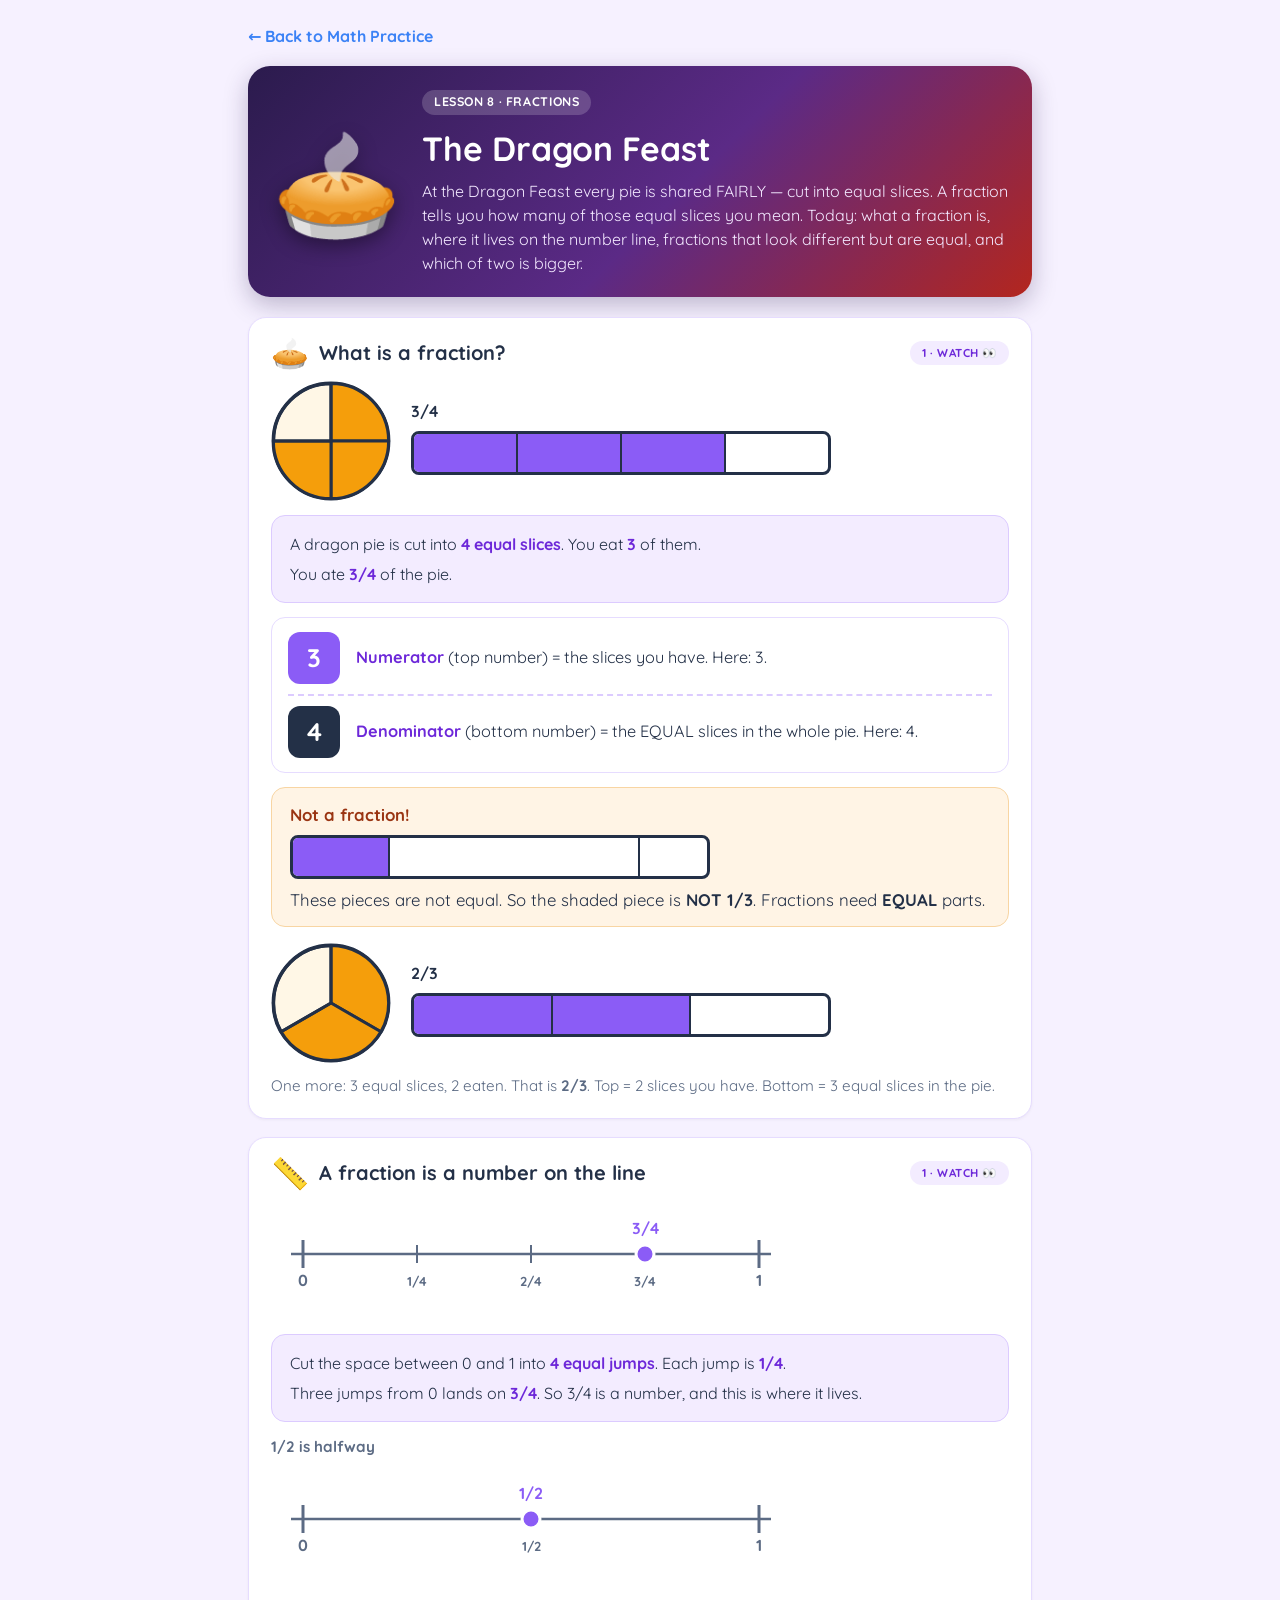
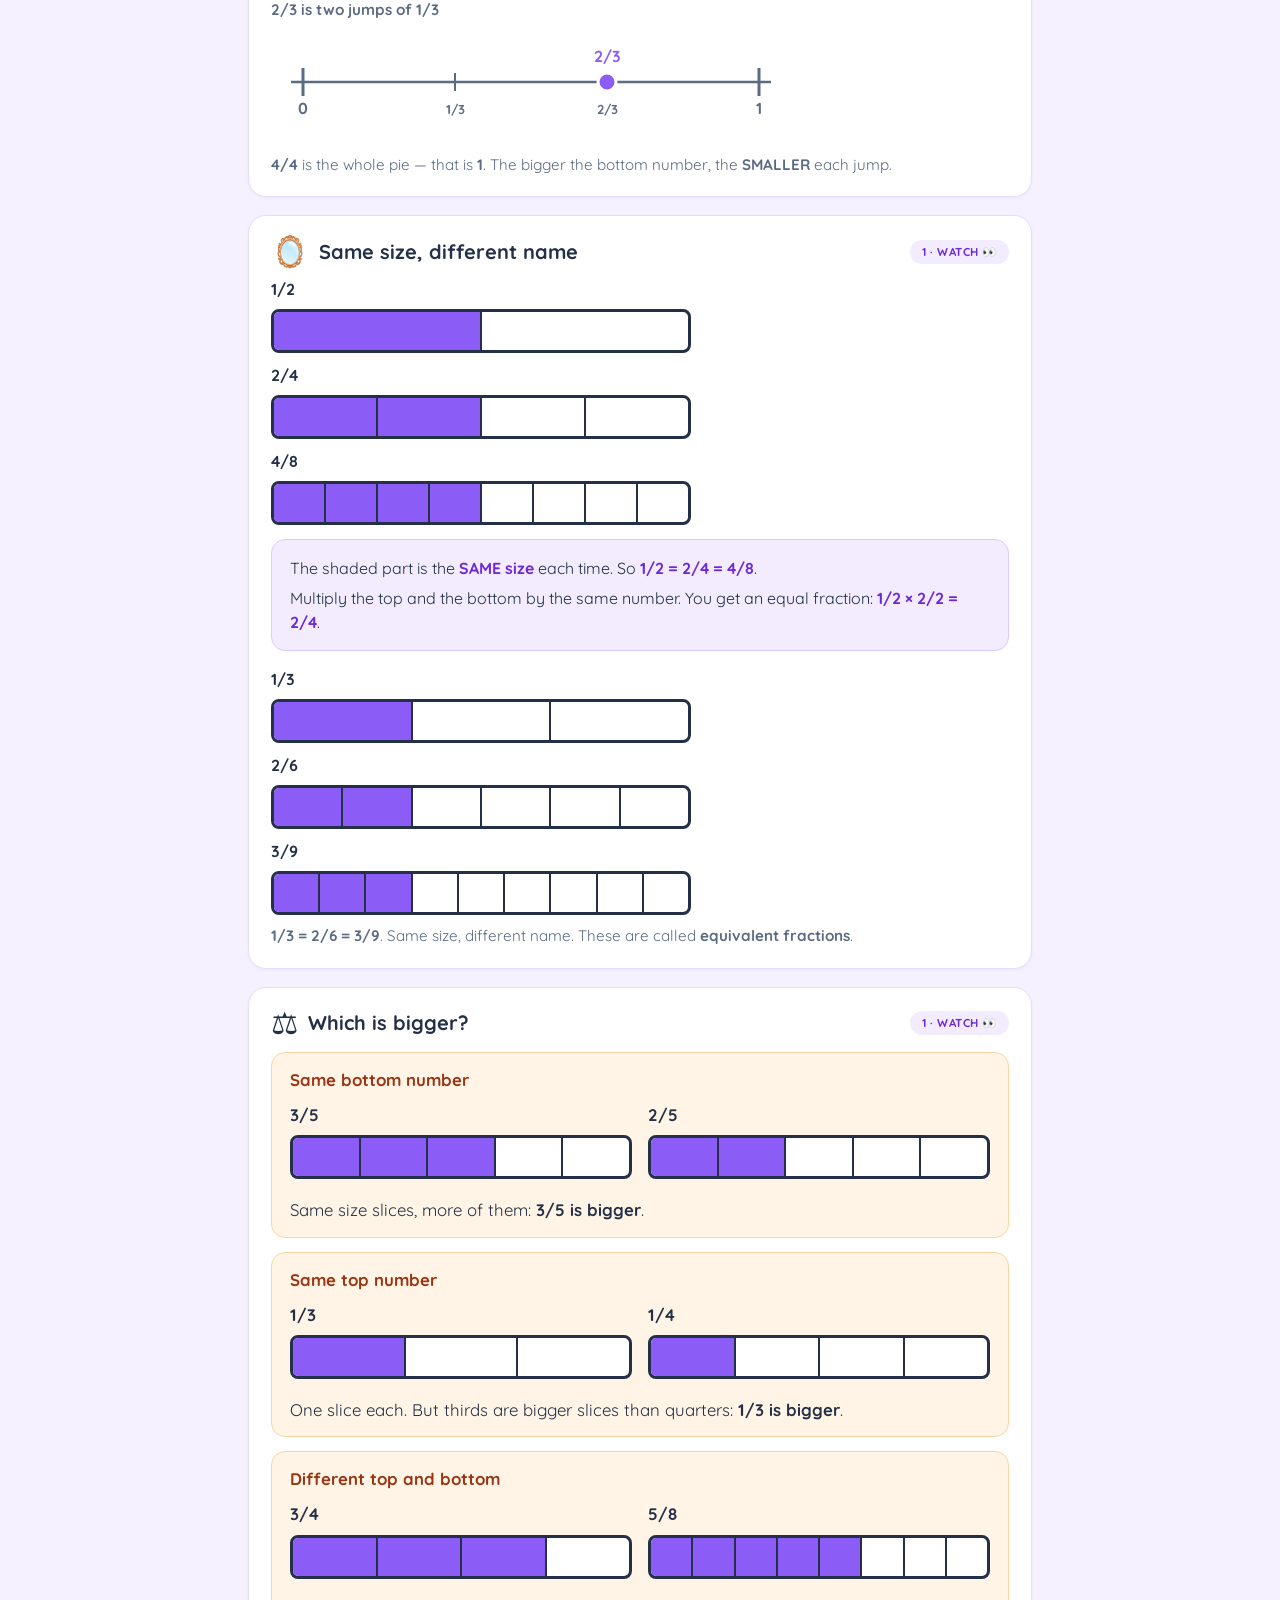
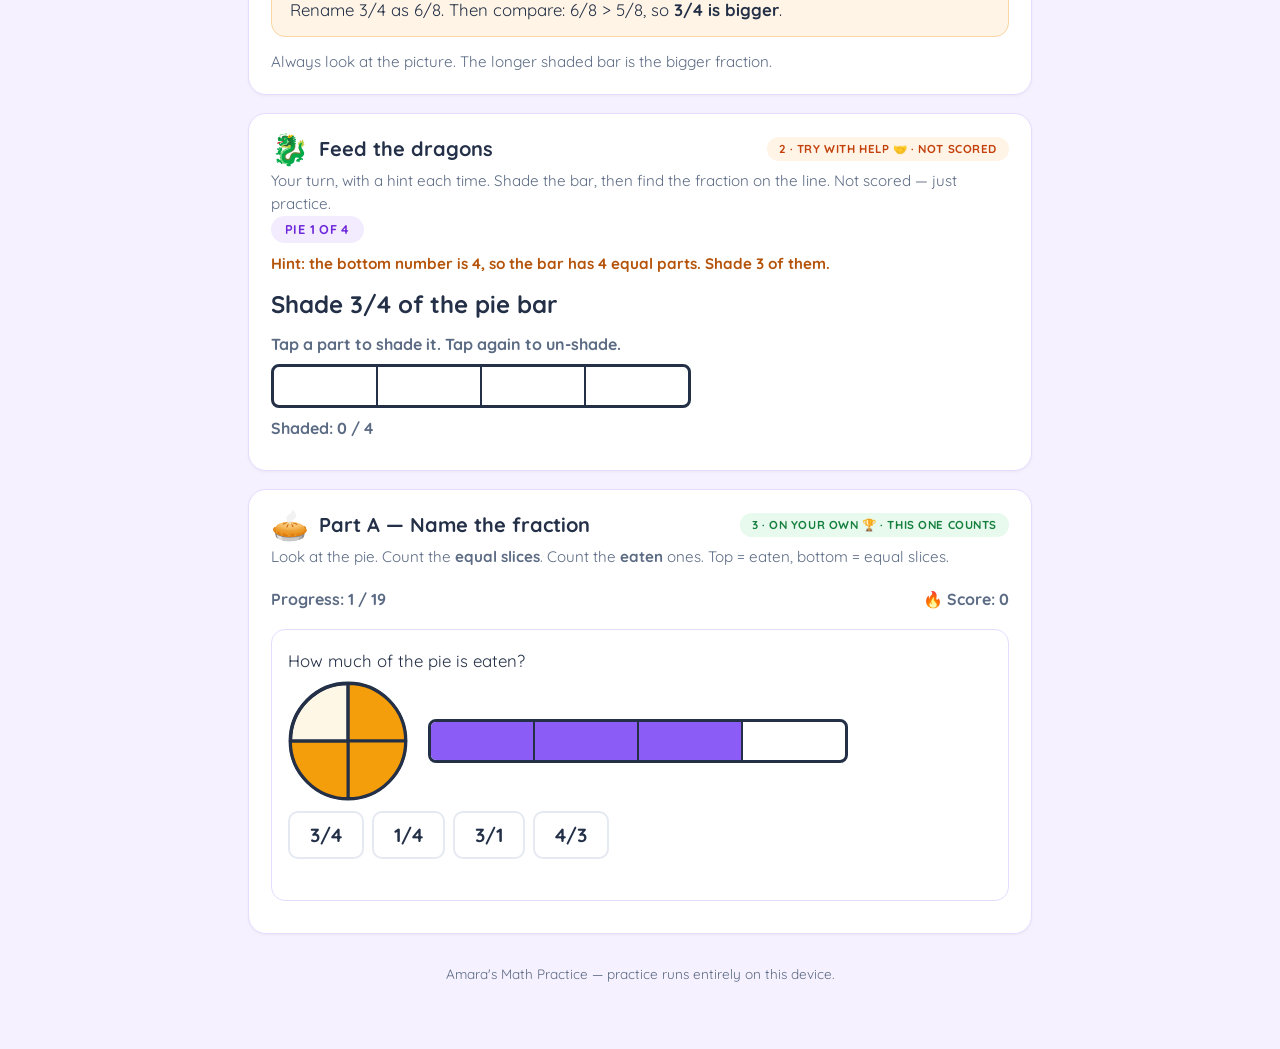
<file: lesson8-fractions-basics.html>
<!DOCTYPE html>
<html lang="en">
<head>
<meta charset="UTF-8">
<meta name="viewport" content="width=device-width, initial-scale=1.0">
<title>The Dragon Feast — Amara's Math Practice</title>
<link rel="preconnect" href="https://fonts.googleapis.com">
<link href="https://fonts.googleapis.com/css2?family=Quicksand:wght@500;700&display=swap" rel="stylesheet">
<link rel="stylesheet" href="styles.css">
<link rel="stylesheet" href="dragon.css">
<style>
.caption{font-size:.95rem;font-weight:700;color:var(--sub);margin:0 0 4px}
/* pie beside bar */
.pic-row{display:flex;align-items:center;gap:20px;flex-wrap:wrap;margin:12px 0}
.pic-row .bar{flex:1;min-width:200px}
/* numerator / denominator box */
.numden{
  display:grid;grid-template-columns:auto 1fr;gap:10px 16px;align-items:center;
  background:#fff;border:1px solid #e6dcff;border-radius:14px;padding:14px 16px;margin:12px 0;
}
.numden .digit{
  width:52px;height:52px;border-radius:12px;display:flex;align-items:center;justify-content:center;
  font-size:1.6rem;font-weight:800;color:#fff;
}
.numden .digit.top{background:var(--purple)}
.numden .digit.bottom{background:var(--ink)}
.numden p{margin:0;font-size:1.02rem}
.numden p b{color:#6d28d9}
.numden .rule{grid-column:1 / -1;border-top:2px dashed #dccbff;height:0}
/* stacked bars (equivalent fractions) */
.stack{margin:10px 0}
.stack .fbar{margin:4px 0 10px}
/* side-by-side comparison */
.cmp{display:grid;grid-template-columns:1fr 1fr;gap:16px;align-items:start;margin:10px 0}
@media(max-width:640px){.cmp{grid-template-columns:1fr}}
.example h3{margin:0 0 6px;font-size:1.05rem;color:#9a3412}
.example p{margin:8px 0 0}
.explain p{margin:0 0 6px}
.explain p:last-child{margin:0}
/* we-do rounds */
.feed-hint{color:#b45309;font-weight:700;font-size:.95rem;margin:0 0 8px}
/* quiz pictures */
#qDemo .pic-row{margin:8px 0}
#qDemo .fbar-label{margin-top:6px}
</style>
</head>
<body>
<div class="wrap">
  <div class="topnav"><a class="back" href="index.html">&larr; Back to Math Practice</a></div>

  <div class="dragon-hero">
    <div class="big">🥧</div>
    <div class="txt">
      <span class="badge">Lesson 8 · Fractions</span>
      <h1>The Dragon Feast</h1>
      <p>At the Dragon Feast every pie is shared FAIRLY — cut into equal slices. A fraction tells you how many of those equal slices you mean. Today: what a fraction is, where it lives on the number line, fractions that look different but are equal, and which of two is bigger.</p>
    </div>
  </div>

  <!-- Card 1: What is a fraction? (I do) -->
  <div class="card">
    <h2><span class="ico">🥧</span> What is a fraction? <span class="stage watch">1 · Watch 👀</span></h2>
    <div class="pic-row">
      <div id="pie1"></div>
      <div class="bar" id="bar1"></div>
    </div>
    <div class="explain">
      <p>A dragon pie is cut into <b>4 equal slices</b>. You eat <b>3</b> of them.</p>
      <p>You ate <b>3/4</b> of the pie.</p>
    </div>
    <div class="numden">
      <div class="digit top">3</div>
      <p><b>Numerator</b> (top number) = the slices you have. Here: 3.</p>
      <div class="rule"></div>
      <div class="digit bottom">4</div>
      <p><b>Denominator</b> (bottom number) = the EQUAL slices in the whole pie. Here: 4.</p>
    </div>
    <div class="example">
      <h3>Not a fraction!</h3>
      <div id="barUnequal"></div>
      <p>These pieces are not equal. So the shaded piece is <b>NOT 1/3</b>. Fractions need <b>EQUAL</b> parts.</p>
    </div>
    <div class="pic-row" style="margin-top:16px">
      <div id="pie2"></div>
      <div class="bar" id="bar2"></div>
    </div>
    <p class="note">One more: 3 equal slices, 2 eaten. That is <b>2/3</b>. Top = 2 slices you have. Bottom = 3 equal slices in the pie.</p>
  </div>

  <!-- Card 2: A fraction is a number on the line -->
  <div class="card">
    <h2><span class="ico">📏</span> A fraction is a number on the line <span class="stage watch">1 · Watch 👀</span></h2>
    <div id="line1"></div>
    <div class="explain">
      <p>Cut the space between 0 and 1 into <b>4 equal jumps</b>. Each jump is <b>1/4</b>.</p>
      <p>Three jumps from 0 lands on <b>3/4</b>. So 3/4 is a number, and this is where it lives.</p>
    </div>
    <p class="caption" style="margin-top:14px">1/2 is halfway</p>
    <div id="line2"></div>
    <p class="caption" style="margin-top:14px">2/3 is two jumps of 1/3</p>
    <div id="line3"></div>
    <p class="note"><b>4/4</b> is the whole pie — that is <b>1</b>. The bigger the bottom number, the <b>SMALLER</b> each jump.</p>
  </div>

  <!-- Card 3: Equivalent fractions -->
  <div class="card">
    <h2><span class="ico">🪞</span> Same size, different name <span class="stage watch">1 · Watch 👀</span></h2>
    <div class="stack">
      <div id="eq1a"></div>
      <div id="eq1b"></div>
      <div id="eq1c"></div>
    </div>
    <div class="explain">
      <p>The shaded part is the <b>SAME size</b> each time. So <b>1/2 = 2/4 = 4/8</b>.</p>
      <p>Multiply the top and the bottom by the same number. You get an equal fraction: <b>1/2 × 2/2 = 2/4</b>.</p>
    </div>
    <div class="stack" style="margin-top:16px">
      <div id="eq2a"></div>
      <div id="eq2b"></div>
      <div id="eq2c"></div>
    </div>
    <p class="note"><b>1/3 = 2/6 = 3/9</b>. Same size, different name. These are called <b>equivalent fractions</b>.</p>
  </div>

  <!-- Card 4: Which is bigger? -->
  <div class="card">
    <h2><span class="ico">⚖️</span> Which is bigger? <span class="stage watch">1 · Watch 👀</span></h2>
    <div class="example">
      <h3>Same bottom number</h3>
      <div class="cmp"><div id="cmp1a"></div><div id="cmp1b"></div></div>
      <p>Same size slices, more of them: <b>3/5 is bigger</b>.</p>
    </div>
    <div class="example" style="margin-top:12px">
      <h3>Same top number</h3>
      <div class="cmp"><div id="cmp2a"></div><div id="cmp2b"></div></div>
      <p>One slice each. But thirds are bigger slices than quarters: <b>1/3 is bigger</b>.</p>
    </div>
    <div class="example" style="margin-top:12px">
      <h3>Different top and bottom</h3>
      <div class="cmp"><div id="cmp3a"></div><div id="cmp3b"></div></div>
      <p>Rename 3/4 as 6/8. Then compare: 6/8 &gt; 5/8, so <b>3/4 is bigger</b>.</p>
    </div>
    <p class="note">Always look at the picture. The longer shaded bar is the bigger fraction.</p>
  </div>

  <!-- Card 5: Feed the dragons (we do, not scored) -->
  <div class="card">
    <h2><span class="ico">🐉</span> Feed the dragons <span class="stage help">2 · Try with help 🤝 · not scored</span></h2>
    <p class="note" style="margin-top:-4px">Your turn, with a hint each time. Shade the bar, then find the fraction on the line. Not scored — just practice.</p>
    <div class="section-label" id="feedProgress">Pie 1 of 4</div>
    <p class="feed-hint" id="feedHint"></p>
    <div id="feedActivity"></div>
  </div>

  <!-- Card 6: Feast Trials (you do, scored) -->
  <div class="card">
    <h2><span class="ico" id="section-ico">🥧</span> <span id="section-title">Feast Trials</span> <span class="stage own">3 · On your own 🏆 · this one counts</span></h2>
    <p class="note" id="section-note" style="margin-top:-4px"></p>
    <div class="progress-strip">
      <span id="qcount">Progress: 1 / 19</span>
      <span id="scorecount">🔥 Score: 0</span>
    </div>
    <div class="qcard">
      <div class="qstory" id="qstory"></div>
      <div id="qDemo"></div>
      <div class="qtext" id="qtext"></div>
      <div class="choices" id="choices"></div>
      <div class="qfeedback" id="feedback"></div>
    </div>
    <div style="text-align:right">
      <button class="btn" id="nextBtn" style="display:none" onclick="nextQuestion()">Next &rarr;</button>
    </div>
    <div class="done-banner" id="doneBanner"></div>
  </div>

  <footer class="foot">Amara's Math Practice — practice runs entirely on this device.</footer>
</div>

<script src="common.js"></script>
<script src="dragon.js"></script>
<script>
const $ = id => document.getElementById(id);

// ---------- Card 1: what is a fraction ----------
renderFractionPie($('pie1'), 3, 4);
renderFractionBar($('bar1'), 3, 4, {label:'3/4'});
renderFractionBar($('barUnequal'), 1, 3, {unequal:true});
renderFractionPie($('pie2'), 2, 3);
renderFractionBar($('bar2'), 2, 3, {label:'2/3'});

// ---------- Card 2: number line ----------
renderFractionLine($('line1'), 4, {labels:true, mark:3});
renderFractionLine($('line2'), 2, {labels:true, mark:1});
renderFractionLine($('line3'), 3, {labels:true, mark:2});

// ---------- Card 3: equivalent fractions ----------
renderFractionBar($('eq1a'), 1, 2, {label:'1/2'});
renderFractionBar($('eq1b'), 2, 4, {label:'2/4'});
renderFractionBar($('eq1c'), 4, 8, {label:'4/8'});
renderFractionBar($('eq2a'), 1, 3, {label:'1/3'});
renderFractionBar($('eq2b'), 2, 6, {label:'2/6'});
renderFractionBar($('eq2c'), 3, 9, {label:'3/9'});

// ---------- Card 4: which is bigger ----------
renderFractionBar($('cmp1a'), 3, 5, {label:'3/5'});
renderFractionBar($('cmp1b'), 2, 5, {label:'2/5'});
renderFractionBar($('cmp2a'), 1, 3, {label:'1/3'});
renderFractionBar($('cmp2b'), 1, 4, {label:'1/4'});
renderFractionBar($('cmp3a'), 3, 4, {label:'3/4'});
renderFractionBar($('cmp3b'), 5, 8, {label:'5/8'});

// ---------- Card 5: We do — feed the dragons ----------
const feedRounds = [
  {type:'shade', num:3, den:4, hint:'Hint: the bottom number is 4, so the bar has 4 equal parts. Shade 3 of them.'},
  {type:'shade', num:2, den:3, hint:'Hint: 3 equal parts. The top number says how many to shade.'},
  {type:'shade', num:5, den:8, hint:'Hint: 8 equal parts. Count as you tap: 1, 2, 3, 4, 5.'},
  {type:'shade', num:3, den:6, hint:'Hint: 6 equal parts, shade 3. Look — is that the same as half?',
    successText:(n, d) => `🐲 That is ${n}/${d} — ${n} of ${d} equal parts! And 3/6 is the same as 1/2!`},
  {type:'line',  num:3, den:4, hint:'Hint: the line has 4 equal jumps. Start at 0 and count 3 jumps.'},
  {type:'line',  num:2, den:3, hint:'Hint: 3 equal jumps. Two jumps from 0.'},
  {type:'line',  num:5, den:8, hint:'Hint: 8 equal jumps. Count carefully: 1, 2, 3, 4, 5.'},
];
let feedIdx = 0;
function loadFeedRound(){
  const round = feedRounds[feedIdx];
  const pies = feedRounds.filter(r => r.type === 'shade').length;
  const lines = feedRounds.length - pies;
  $('feedProgress').textContent = round.type === 'shade'
    ? `Pie ${feedIdx + 1} of ${pies}`
    : `Where does it live? Line ${feedIdx - pies + 1} of ${lines}`;
  $('feedHint').textContent = round.hint;
  const el = $('feedActivity');
  const onComplete = (successEl) => {
    const btn = document.createElement('button');
    btn.className = 'btn green';
    btn.style.marginTop = '10px';
    btn.style.display = 'block';
    const next = feedRounds[feedIdx + 1];
    if(!next){
      btn.textContent = "I'm ready for the Feast Trials!";
      btn.onclick = () => { btn.remove(); };
    } else {
      if(round.type === 'shade' && next.type === 'shade') btn.textContent = 'Next pie →';
      else if(round.type === 'shade') btn.textContent = 'Now: where does it live? →';
      else btn.textContent = 'Next line →';
      btn.onclick = () => { feedIdx++; loadFeedRound(); };
    }
    successEl.appendChild(btn);
  };
  const opts = {num: round.num, den: round.den, onComplete};
  if(round.successText) opts.successText = round.successText;
  if(round.type === 'shade') initShadeActivity(el, opts);
  else initLinePlaceActivity(el, opts);
}
loadFeedRound();

// ---------- Card 6: You do — Feast Trials ----------
function shuffle(arr){
  const a = arr.slice();
  for(let i=a.length-1;i>0;i--){
    const j = Math.floor(Math.random()*(i+1));
    [a[i],a[j]] = [a[j],a[i]];
  }
  return a;
}

// choices[0] is always the answer.
const questions = [
  // Part A: name the fraction (pie + bar)
  {part:'A', num:3, den:4, answer:'3/4', choices:['3/4','4/3','1/4','3/1']},
  {part:'A', num:2, den:3, answer:'2/3', choices:['2/3','3/2','1/3','2/5']},
  {part:'A', num:5, den:8, answer:'5/8', choices:['5/8','3/8','8/5','5/3']},
  {part:'A', num:1, den:6, answer:'1/6', choices:['1/6','6/1','5/6','1/5']},
  // Part B: which fraction is the dot (number line)
  {part:'B', num:1, den:4, answer:'1/4', choices:['1/4','1/2','3/4','1/3']},
  {part:'B', num:2, den:3, answer:'2/3', choices:['2/3','1/3','2/4','3/3']},
  {part:'B', num:3, den:5, answer:'3/5', choices:['3/5','2/5','3/4','5/3']},
  {part:'B', num:7, den:8, answer:'7/8', choices:['7/8','6/8','7/7','1/8']},
  // Part C: equivalent fractions (given bar above an empty bar)
  {part:'C', n1:1, d1:2, num:2, den:4, q:'1/2 = ?/4', label2:'?/4', answer:'2/4', choices:['2/4','1/4','3/4','2/2']},
  {part:'C', n1:2, d1:3, num:4, den:6, q:'2/3 = ?/6', label2:'?/6', answer:'4/6', choices:['4/6','2/6','3/6','5/6']},
  {part:'C', n1:3, d1:4, num:6, den:8, q:'3/4 = ?/8', label2:'?/8', answer:'6/8', choices:['6/8','3/8','4/8','7/8']},
  {part:'C', n1:1, d1:3, num:3, den:9, q:'1/3 = 3/?', label2:'3/?', answer:'3/9', choices:['3/9','3/6','3/3','1/9']},
  // Part D: which is bigger (both bars); `why` is the one-line reason from Card 4
  {part:'D', a:[3,5], b:[2,5], answer:'3/5', choices:['3/5','2/5','they are equal'],
    why:'Same size slices (fifths), and 3 is more than 2 — so 3/5 is bigger.'},
  {part:'D', a:[1,3], b:[1,4], answer:'1/3', choices:['1/3','1/4','they are equal'],
    why:'One slice each, but thirds are bigger slices than quarters — so 1/3 is bigger.'},
  {part:'D', a:[2,4], b:[1,2], answer:'they are equal', choices:['they are equal','2/4','1/2'],
    why:'2/4 is 1/2 with a new name — the shaded parts are the same size, so they are equal.'},
  {part:'D', a:[5,8], b:[3,4], answer:'3/4', choices:['3/4','5/8','they are equal'],
    why:'Rename 3/4 as 6/8. 6/8 is more than 5/8 — so 3/4 is bigger.'},
];
// 🔀 Mix it up: three questions from Parts A, B and C again (same objects, so the answers match).
[1, 6, 9].forEach(i => questions.push(Object.assign({}, questions[i], {mix:true})));

let idx = 0, score = 0, answered = false;
const LESSON_KEY = 'lesson8', TOTAL = questions.length;

const SECTIONS = {
  A:{ico:'🥧', title:'Part A — Name the fraction',
     note:'Look at the pie. Count the <b>equal slices</b>. Count the <b>eaten</b> ones. Top = eaten, bottom = equal slices.'},
  B:{ico:'📏', title:'Part B — On the number line',
     note:'Count the <b>jumps from 0</b> to the dot. Every jump is one equal part.'},
  C:{ico:'🪞', title:'Part C — Same size, different name',
     note:'Same size, new name. <b>Multiply the top and the bottom by the same number.</b>'},
  D:{ico:'⚖️', title:'Part D — Which is bigger?',
     note:'Look at both bars. Which shaded part is <b>longer</b>? Say why.'},
  mix:{ico:'🔀', title:'Mix it up',
     note:'Three questions from earlier — you have seen these before. Show what you remember!'},
};

function renderQuestion(){
  answered = false;
  const item = questions[idx];
  const sec = SECTIONS[item.mix ? 'mix' : item.part];
  $('qcount').textContent = `Progress: ${idx+1} / ${TOTAL}`;
  $('scorecount').textContent = `🔥 Score: ${score}`;
  $('section-ico').textContent = sec.ico;
  $('section-title').textContent = sec.title;
  $('section-note').innerHTML = sec.note;

  const story = $('qstory');
  const demo = $('qDemo');
  demo.innerHTML = '';
  demo.className = '';
  let qtext = '';
  if(item.part === 'A'){
    story.innerHTML = 'How much of the pie is eaten?';
    demo.innerHTML = '<div class="pic-row"><div data-role="pie"></div><div class="bar" data-role="bar"></div></div>';
    renderFractionPie(demo.querySelector('[data-role="pie"]'), item.num, item.den);
    renderFractionBar(demo.querySelector('[data-role="bar"]'), item.num, item.den);
  } else if(item.part === 'B'){
    story.innerHTML = 'Which fraction is the dot?';
    renderFractionLine(demo, item.den, {mark:item.num, hideMarkLabel:true});
  } else if(item.part === 'C'){
    story.innerHTML = `<b>${item.q}</b>`;
    demo.innerHTML = '<div data-role="given"></div><div data-role="target"></div>';
    renderFractionBar(demo.querySelector('[data-role="given"]'), item.n1, item.d1, {label:`${item.n1}/${item.d1}`});
    renderFractionBar(demo.querySelector('[data-role="target"]'), 0, item.den, {label:item.label2});
    qtext = `${item.q}`;
  } else {
    story.innerHTML = 'Which is bigger?';
    demo.innerHTML = '<div class="cmp"><div data-role="a"></div><div data-role="b"></div></div>';
    renderFractionBar(demo.querySelector('[data-role="a"]'), item.a[0], item.a[1], {label:`${item.a[0]}/${item.a[1]}`});
    renderFractionBar(demo.querySelector('[data-role="b"]'), item.b[0], item.b[1], {label:`${item.b[0]}/${item.b[1]}`});
    qtext = `${item.a[0]}/${item.a[1]} or ${item.b[0]}/${item.b[1]}?`;
  }
  $('qtext').textContent = qtext;
  $('feedback').textContent = '';
  $('feedback').className = 'qfeedback';
  $('nextBtn').style.display = 'none';
  const choicesEl = $('choices');
  choicesEl.innerHTML = '';
  shuffle(item.choices).forEach(c=>{
    const btn = document.createElement('button');
    btn.className = 'choice';
    btn.textContent = c;
    btn.onclick = () => selectAnswer(c, btn);
    choicesEl.appendChild(btn);
  });
}

function okText(item){
  if(item.part === 'A') return `🐲 Yes! ${item.num} of ${item.den} equal slices — that is ${item.num}/${item.den}. You counted the slices!`;
  if(item.part === 'B') return `🐲 Yes! ${jumps(item.num)} of 1/${item.den} from 0 — the dot is ${item.num}/${item.den}. You counted the jumps!`;
  if(item.part === 'C') return `🐲 Yes! ${item.n1}/${item.d1} = ${item.answer} — same size, new name. Watch the bar fill up!`;
  return `🐲 Yes! ${item.why}`;
}
function noText(item){
  if(item.part === 'A') return `Not quite — count the equal slices (${item.den}) and the eaten ones (${item.num}): ${item.num}/${item.den}. Look at the pie and count again.`;
  if(item.part === 'B') return `Not quite — count the jumps from 0: ${jumps(item.num)} of 1/${item.den} = ${item.num}/${item.den}. Look at the line and count the ticks.`;
  if(item.part === 'C') return `Not quite — multiply top and bottom by the same number: ${item.n1}/${item.d1} = ${item.answer}. Look at the bars — the shaded parts must be the same size.`;
  return `Not quite. ${item.why} Look at the bars again.`;
}
function jumps(n){ return `${n} jump${n === 1 ? '' : 's'}`; }

function selectAnswer(value, btn){
  if(answered) return;
  answered = true;
  const item = questions[idx];
  const correct = item.answer;
  const feedback = $('feedback');
  document.querySelectorAll('#choices .choice').forEach(b=>{
    if(b.textContent === correct) b.classList.add('correct');
  });
  if(value === correct){
    score++;
    btn.classList.add('correct');
    if(item.part === 'C'){
      renderFractionBar($('qDemo').querySelector('[data-role="target"]'), item.num, item.den, {label:item.answer});
    }
    feedback.textContent = okText(item);
    feedback.className = 'qfeedback ok';
  } else {
    btn.classList.add('wrong');
    if(item.part === 'C'){
      renderFractionBar($('qDemo').querySelector('[data-role="target"]'), item.num, item.den, {label:item.answer});
    }
    feedback.textContent = noText(item);
    feedback.className = 'qfeedback no';
  }
  $('scorecount').textContent = `🔥 Score: ${score}`;
  $('nextBtn').style.display = 'inline-block';
  $('nextBtn').textContent = (idx === TOTAL-1) ? 'Finish' : 'Next →';
}

function nextQuestion(){
  idx++;
  if(idx >= TOTAL){ finish(); return; }
  renderQuestion();
}

function finish(){
  document.querySelector('.qcard').style.display = 'none';
  $('nextBtn').style.display = 'none';
  $('qcount').textContent = 'Done!';
  const rec = mathSave(LESSON_KEY, score, TOTAL);
  const rank = score === TOTAL ? '🏆 Feast Master — every slice counted!'
             : score >= 14    ? '🥧 Pie Sharer — fair shares all round!'
             :                  '🐣 Slice Apprentice — equal parts, count the slices, try again!';
  const banner = $('doneBanner');
  banner.style.display = 'block';
  let msg = `<span class="rank">${rank}</span>You scored ${score} / ${TOTAL} (best so far: ${rec.best} / ${TOTAL}).`;
  if(rec.best === TOTAL) msg += `<br>You've got it! 🎉`;
  else msg += `<br>Nice work — you can always come back and try again.`;
  msg += `<br><a class="btn green" style="margin-top:10px" href="index.html">Back to Math Practice →</a>`;
  banner.innerHTML = msg;
}

renderQuestion();
</script>
</body>
</html>
</file>
<file: styles.css>
:root{
  --bg:#f4f7fb;
  --card:#ffffff;
  --ink:#233047;
  --sub:#5c6b84;
  --blue:#3b82f6;
  --teal:#0ea5a3;
  --purple:#8b5cf6;
  --indigo:#6d28d9;
  --orange:#ea580c;
  --gold:#ca8a04;
  --crimson:#be123c;
  --pink:#db2777;
  --amber:#f59e0b;
  --cyan:#0891b2;
  --lime:#65a30d;
  --sky:#0284c7;
  --green:#22c55e;
  --red:#ef4444;
  --line:#e4e9f2;
  --radius:18px;
}
*{box-sizing:border-box}
body{
  margin:0;
  font-family:'Quicksand',system-ui,-apple-system,Segoe UI,Arial,sans-serif;
  background:var(--bg);
  color:var(--ink);
  line-height:1.5;
}
.wrap{max-width:820px;margin:0 auto;padding:24px 18px 64px}
h1{font-size:1.7rem;margin:0 0 4px}
h2{font-size:1.25rem;margin:28px 0 10px}
.sub{color:var(--sub);margin:0 0 22px}
a{color:var(--blue)}
.topnav{display:flex;justify-content:space-between;align-items:center;margin-bottom:18px}
.topnav a.back{font-weight:700;text-decoration:none;color:var(--blue)}

.card{
  background:var(--card);
  border:1px solid var(--line);
  border-radius:var(--radius);
  padding:20px 22px;
  margin-bottom:18px;
  box-shadow:0 1px 3px rgba(30,41,59,.05);
}

/* hub lesson cards */
.lesson{
  display:flex;
  align-items:center;
  gap:16px;
  text-decoration:none;
  color:inherit;
}
.lesson-num{
  flex:0 0 auto;
  width:44px;height:44px;border-radius:50%;
  display:flex;align-items:center;justify-content:center;
  font-weight:800;font-size:1.1rem;color:#fff;
}
.lesson-body{flex:1}
.lesson-body h3{margin:0 0 4px;font-size:1.1rem}
.lesson-body p{margin:0;color:var(--sub);font-size:.92rem}
.bar-track{background:#eef1f7;border-radius:99px;height:10px;margin-top:10px;overflow:hidden}
.bar-fill{background:var(--green);height:100%;width:0%;transition:width .4s}
.bar-label{font-size:.8rem;color:var(--sub);margin-top:4px}

/* stage tags on card headings: 1 Watch / 2 Try with help / 3 On your own (shared by every lesson) */
.card h2{flex-wrap:wrap}
.stage{
  display:inline-block;font-size:.72rem;font-weight:800;letter-spacing:.05em;text-transform:uppercase;
  border-radius:99px;padding:4px 12px;margin-left:auto;white-space:nowrap;vertical-align:middle;line-height:1.4;
}
.stage.watch{background:#f3ecff;color:#6d28d9}
.stage.help{background:#fff4e5;color:#c2410c}
.stage.own{background:#e8f9ee;color:#15803d}

/* explanation blocks */
.explain{background:#eef4ff;border:1px solid #d7e4ff;border-radius:14px;padding:16px 18px;margin:14px 0}
.explain b{color:var(--blue)}
.example{background:#fffbea;border:1px solid #fbe8a9;border-radius:14px;padding:14px 18px;margin:14px 0}

/* equal-groups visual for division: dashed boxes of picture-icon spans */
.groups{display:flex;flex-wrap:wrap;gap:14px;margin:14px 0}
.group{
  background:#fff;border:2px dashed #b9c6de;border-radius:12px;
  padding:10px 12px;display:flex;flex-wrap:wrap;gap:6px;max-width:160px;
  font-size:1.5rem;line-height:1;
}

/* fact family box */
.fact-house{
  display:grid;grid-template-columns:1fr 1fr;gap:8px;
  background:#f5f0ff;border:1px solid #ded0ff;border-radius:14px;padding:14px 16px;margin:14px 0;
}
.fact-house div{font-weight:700;font-size:1.05rem;color:var(--purple)}

/* practice questions */
.qcard{border:1px solid var(--line);border-radius:14px;padding:14px 16px;margin-bottom:12px}
.qtext{font-weight:700;font-size:1.05rem;margin-bottom:10px}
.choices{display:flex;flex-wrap:wrap;gap:8px}
.choice{
  border:2px solid var(--line);background:#fff;border-radius:10px;
  padding:8px 14px;font-weight:700;cursor:pointer;font-size:1rem;
  font-family:inherit;color:var(--ink);min-height:44px;
}
.choice:hover{border-color:var(--blue)}
.choice.correct{background:#e8f9ee;border-color:var(--green);color:#15803d}
.choice.wrong{background:#fdeaea;border-color:var(--red);color:#b91c1c}
.qfeedback{margin-top:8px;font-weight:700;font-size:.92rem;min-height:1.2em}
.qfeedback.ok{color:#15803d}
.qfeedback.no{color:#b91c1c}

.progress-strip{display:flex;justify-content:space-between;align-items:center;margin:18px 0;font-weight:700;color:var(--sub)}
.section-label{
  display:inline-block;background:#eef4ff;color:var(--blue);font-weight:800;font-size:.8rem;
  letter-spacing:.03em;text-transform:uppercase;border-radius:99px;padding:4px 14px;margin-bottom:10px;
}

/* matching game */
.match-wrap{display:flex;gap:28px;justify-content:center;flex-wrap:wrap;margin:14px 0}
.match-col{display:flex;flex-direction:column;gap:10px;min-width:110px}
.match-btn{
  border:2px solid var(--line);background:#fff;border-radius:10px;
  padding:10px 16px;font-weight:700;cursor:pointer;font-size:1rem;
  font-family:inherit;color:var(--ink);transition:background .15s,border-color .15s;
}
.match-btn:disabled{cursor:default}
.match-btn.selected{border-color:var(--blue);background:#eef4ff}
.match-btn.correct{border-color:var(--green);background:#e8f9ee;color:#15803d}
.match-btn.wrong{border-color:var(--red);background:#fdeaea;color:#b91c1c}
.match-status{text-align:center;font-weight:700;color:var(--sub);margin-top:10px;min-height:1.2em}

/* "build it" manipulative: tap-to-place stars into boxes */
.build-wrap{margin:10px 0}
.build-pool{display:flex;flex-wrap:wrap;gap:8px;margin:8px 0;min-height:38px}
.build-pool-item{font-size:1.6rem;line-height:1}
.build-boxes{display:flex;flex-wrap:wrap;gap:16px;margin:10px 0}
.build-box{
  border:3px dashed #b9c6de;border-radius:14px;padding:10px 12px;max-width:190px;
  display:flex;flex-wrap:wrap;gap:6px;cursor:pointer;background:#fff;
  transition:border-color .15s,background .15s;
}
.build-box:hover{border-color:var(--blue)}
.build-box.full{border-color:var(--green);background:#f0fdf4;cursor:default}
.build-box.shake{border-color:var(--red)}
.build-slot{width:32px;height:32px;display:flex;align-items:center;justify-content:center;font-size:1.4rem;line-height:1;border-radius:8px}
.build-slot.empty{border:2px dotted #cbd5e1}
.build-status{font-weight:700;color:var(--sub);margin-top:6px;min-height:1.3em}
.build-success{
  display:none;background:#e8f9ee;border:1px solid #bdeecb;border-radius:12px;
  padding:12px 16px;margin-top:10px;font-weight:700;color:#15803d;
}

/* array-grid: rows x cols of picture icons, visualizing a multiplication fact */
.array-grid{display:grid;gap:5px;margin:6px 0 14px;max-width:100%}
.array-cell{
  aspect-ratio:1/1;display:flex;align-items:center;justify-content:center;
  font-size:clamp(14px,5vw,22px);line-height:1;
}

/* missing-number placeholder box */
.mbox{
  display:inline-flex;align-items:center;justify-content:center;
  min-width:32px;height:32px;border:2px dashed var(--purple);border-radius:8px;
  color:var(--purple);font-weight:800;background:#f5f0ff;padding:0 4px;
}
/* addition blocks: two colored groups of unit squares, wrapped every 5 for counting */
.addend-blocks{display:flex;align-items:center;gap:12px;flex-wrap:wrap;margin:12px 0}
.block-group{display:flex;flex-wrap:wrap;gap:4px;max-width:132px}
.block{width:22px;height:22px;border-radius:5px}
.block-a{background:var(--blue)}
.block-b{background:var(--amber)}
.block-plus{font-size:1.4rem;font-weight:800;color:var(--sub)}

/* number stepper for the "try it yourself" addition demo */
.stepper-row{display:flex;align-items:center;justify-content:center;gap:16px;margin:14px 0}
.stepper{display:flex;align-items:center;gap:10px}
.stepper span{display:inline-block;min-width:1.4em;text-align:center;font-size:1.5rem;font-weight:800}
.stepper .btn{padding:10px 16px;min-height:44px;line-height:1}

.btn{
  display:inline-block;background:var(--blue);color:#fff;border:none;border-radius:10px;
  padding:10px 18px;font-weight:700;font-size:1rem;cursor:pointer;text-decoration:none;font-family:inherit;
}
.btn.ghost{background:#fff;color:var(--blue);border:2px solid var(--blue)}
.btn.green{background:var(--green)}
.done-banner{display:none;background:#e8f9ee;border:1px solid #bdeecb;border-radius:14px;padding:16px 18px;margin-top:16px;font-weight:700;color:#15803d}
footer.foot{text-align:center;color:var(--sub);font-size:.85rem;margin-top:30px}

/* number line with hop arcs (renderNumberLineHops) */
.numline{width:100%;height:auto;margin:10px 0}

/* area/box model for big-number division (renderAreaBox) */
.areabox{display:flex;align-items:stretch;gap:0;margin:12px 0;flex-wrap:wrap}
.areabox .div{
  background:var(--purple);color:#fff;font-weight:800;font-size:1.25rem;
  display:flex;align-items:center;justify-content:center;
  min-width:48px;padding:10px 12px;border-radius:12px 0 0 12px;margin-top:30px;
}
.areabox .box{
  border:3px solid var(--purple);min-width:84px;padding:10px 12px;text-align:center;
  font-weight:800;font-size:1.25rem;background:#fff;position:relative;margin-top:30px;
}
.areabox .box + .box{border-left:none}
.areabox .box .top{position:absolute;top:-30px;left:0;right:0;font-size:1rem;color:var(--purple)}
.areabox .rem{
  align-self:center;margin:30px 0 0 10px;background:var(--amber);color:#fff;
  font-weight:800;font-size:.85rem;border-radius:99px;padding:3px 10px;
}
.areabox .sum{width:100%;font-weight:800;margin-top:34px;color:var(--purple);font-size:1.1rem}

/* partial-quotients ("Big 7") ladder (renderChunkLadder) */
.ladder{display:grid;grid-template-columns:auto auto;gap:4px 18px;font-weight:700;font-size:1.15rem;justify-content:start;margin:12px 0}
.ladder .num{text-align:right;min-width:70px}
.ladder .sub{color:var(--red)}
.ladder .note{color:var(--sub);font-size:.95rem;align-self:center}
.ladder .line{border-top:2px solid var(--ink)}
.ladder .total{color:var(--purple)}

/* chunk-taking buttons (initChunkActivity) */
.chunk-btns{display:flex;flex-wrap:wrap;margin:6px 0}
.chunk-btn{margin:4px}
.chunk-btn:disabled{opacity:.5;cursor:default}
.chunk-btn.shake{animation:nestshake .4s;background:var(--red)}

/* standard long division "scroll" (renderLongDivision) */
.longdiv{display:inline-grid;font-family:'Quicksand',monospace;font-weight:800;font-size:1.35rem;gap:2px 0;margin:12px 0}
.longdiv .cell{min-width:1.1em;text-align:center;padding:2px 4px}
.longdiv .quot{color:var(--purple)}
.longdiv .divisor{padding-right:6px}
.longdiv .bracket{border-left:3px solid var(--ink);border-top:3px solid var(--ink)}
.longdiv .bracket-top{border-top:3px solid var(--ink)}
.longdiv .prod{color:var(--teal)}
.longdiv .subline{border-top:2px solid var(--ink)}
.longdiv .bring{color:var(--amber)}
.longdiv .rem{color:#b45309}
.longdiv .now{background:#fff4e5;border-radius:6px}
.longdiv .now::before{content:'\25B6';font-size:.6em;margin-right:2px;color:var(--amber)}
.longdiv .now + .now::before{content:none}

/* fractions (Lesson 8): bar, pie, number line */
.fbar-label{font-weight:800;margin-bottom:8px}
.fbar{display:flex;border:3px solid var(--ink);border-radius:8px;overflow:hidden;height:44px;margin:8px 0;max-width:420px;background:#fff}
.fbar .part{flex:1;border-right:2px solid var(--ink)}
.fbar .part:last-child{border-right:0}
.fbar .part.on{background:var(--purple)}
.fbar .part.tappable{cursor:pointer}
.fbar .part.tappable:hover{box-shadow:inset 0 0 0 3px rgba(139,92,246,.35)}
.fpie{display:block;max-width:100%;height:auto}
.fline{width:100%;max-width:520px;height:auto;margin:10px 0}
.fline-wrap{display:block;max-width:520px;border-radius:12px}
.fline-wrap.shake{animation:nestshake .4s}
.fline-tick:hover line{stroke:var(--purple);stroke-width:4}

/* ---- Subtraction with blocks (Lesson 0b) ---- */
.block{position:relative}
.block-group.wide{max-width:270px}
.block-group.wide .block:nth-child(10n+6){margin-left:10px}
.block-group.md{gap:6px;max-width:406px}
.block-group.md .block{width:34px;height:34px;border-radius:8px}
.block-group.md .block:nth-child(10n+6){margin-left:12px}
.block-group.lg{gap:6px;max-width:506px}
.block-group.lg .block{width:44px;height:44px;border-radius:9px}
.block-group.lg .block:nth-child(10n+6){margin-left:12px}
.block.block-gone{background:#e2e8f0;box-shadow:inset 0 0 0 2px #cbd5e1}
.block.block-gone::after{content:'✕';position:absolute;inset:0;display:flex;align-items:center;justify-content:center;font-size:15px;font-weight:800;color:var(--red);line-height:1}
.block-group.md .block-gone::after{font-size:22px}
.block-group.lg .block-gone::after{font-size:28px}
.block.tappable{cursor:pointer;transition:transform .12s}
.block.tappable:hover{transform:scale(1.08);box-shadow:0 0 0 3px rgba(59,130,246,.4)}
.block.tappable.block-gone:hover{box-shadow:inset 0 0 0 2px #cbd5e1,0 0 0 3px rgba(239,68,68,.35)}
.block-group.shake{animation:blockshake .4s}
@keyframes blockshake{0%,100%{transform:translateX(0)}25%{transform:translateX(-7px)}75%{transform:translateX(7px)}}
.take-caption{width:100%;color:var(--sub);font-weight:700;font-size:.95rem}
.fact-family{display:grid;grid-template-columns:repeat(auto-fit,minmax(150px,1fr));gap:10px;margin:10px 0}
.fact-family .fact{background:#fffbea;border:1px solid #fbe8a9;border-radius:12px;padding:12px;text-align:center;font-weight:800;font-size:1.25rem}
.fact-family .fact.sub{background:#eef4ff;border-color:#d7e4ff}
.fact-family .fact small{display:block;font-size:.8rem;font-weight:700;color:var(--sub);margin-top:4px}
.line-pair{display:grid;gap:6px;margin:8px 0}
.line-pair .line-title{font-weight:800;color:var(--ink)}

/* ---- Subtraction with regrouping (Lesson 0c): base-ten blocks + columns ---- */
.bt-wrap{display:flex;flex-wrap:wrap;gap:22px;align-items:flex-start;margin:12px 0}
.bt-group{display:flex;flex-direction:column;gap:6px}
.bt-label{font-weight:800;color:var(--sub);font-size:.9rem}
.bt-pieces{display:flex;flex-wrap:wrap;gap:6px;align-items:flex-end}
.bt-flat{width:52px;height:52px;border-radius:6px;background:var(--purple);
  background-image:linear-gradient(rgba(255,255,255,.55) 1px,transparent 1px),linear-gradient(90deg,rgba(255,255,255,.55) 1px,transparent 1px);
  background-size:5.2px 5.2px;position:relative}
.bt-rod{width:18px;height:90px;border-radius:4px;background:var(--teal);
  background-image:linear-gradient(rgba(255,255,255,.65) 1px,transparent 1px);background-size:100% 9px;position:relative}
.bt-cube{width:24px;height:24px;border-radius:5px;background:var(--amber);position:relative}
.bt-pieces:has(.bt-cube){max-width:150px}
.bt-wrap.lg .bt-rod{width:26px;height:110px;background-size:100% 11px}
.bt-wrap.lg .bt-cube{width:36px;height:36px;border-radius:7px}
.bt-wrap.lg .bt-pieces:has(.bt-cube){max-width:210px}
.bt-wrap.lg .bt-pieces{gap:7px}
.bt-gone{opacity:.45}
.bt-gone::after{content:'✕';position:absolute;inset:0;display:flex;align-items:center;justify-content:center;font-size:22px;font-weight:800;color:var(--red);line-height:1;opacity:1}
.bt-rod.bt-gone::after{font-size:18px}
.bt-tappable{cursor:pointer;transition:transform .12s}
.bt-tappable:hover{transform:scale(1.06);box-shadow:0 0 0 3px rgba(59,130,246,.4)}
.bt-group.shake{animation:blockshake .4s}
.bt-panels{display:grid;grid-template-columns:repeat(auto-fit,minmax(220px,1fr));gap:12px;margin:10px 0}
.bt-panel{background:#f8fafc;border:1px solid var(--line);border-radius:14px;padding:12px}
.bt-panel .bt-title{font-weight:800;margin-bottom:4px}
.bt-panel .bt-wrap{margin:6px 0;gap:14px}

.colsub{display:inline-grid;gap:0 8px;font-size:1.7rem;font-weight:800;font-variant-numeric:tabular-nums;margin:10px 0;
  padding:10px 16px 12px;background:#fffbea;border:1px solid #fbe8a9;border-radius:14px;line-height:1.15}
.colsub .cs-cell{text-align:center;min-width:1.5em;padding:1px 4px;border-radius:8px}
.colsub .cs-head{font-size:.7rem;font-weight:800;color:var(--sub);letter-spacing:.06em;text-transform:uppercase}
.colsub .cs-marks{font-size:1rem;color:var(--purple);display:flex;flex-direction:column-reverse;align-items:center;min-height:1.3em;line-height:1.1}
.colsub .cs-marks s,.colsub .cs-top s{color:#9aa3b5;text-decoration-color:var(--red);text-decoration-thickness:2px}
.colsub .cs-sign{color:var(--sub);text-align:right}
.colsub .cs-rule{grid-column:1/-1;border-top:3px solid var(--ink);margin:4px 0 2px}
.colsub .cs-res{color:#15803d}
.colsub .cs-active{background:#dbeafe;box-shadow:0 0 0 2px #93c5fd}
.step-list{display:grid;gap:8px;margin:10px 0}
.step-list .step{display:flex;gap:10px;align-items:flex-start;background:#f8fafc;border:1px solid var(--line);border-radius:12px;padding:10px 12px}
.step-list .step .n{flex:0 0 auto;width:28px;height:28px;border-radius:50%;background:var(--blue);color:#fff;font-weight:800;display:flex;align-items:center;justify-content:center;font-size:.95rem}
.trap{background:#fdeaea;border:1px solid #f5b5b5;border-radius:12px;padding:10px 14px;margin:10px 0;color:#b91c1c;font-weight:700}

/* ---- Addition with carrying (Lesson 0d) ---- */
.bt-sel{box-shadow:0 0 0 3px var(--blue);transform:scale(1.06)}
.bt-bundle{outline:2px dashed var(--purple);outline-offset:2px}
.bt-new{box-shadow:0 0 0 3px var(--green)}
.bt-stack{display:grid;gap:8px}
.bt-stack .bt-wrap{margin:2px 0}
.bt-stack .bt-sub{font-weight:800;color:var(--ink);font-size:.95rem}
</file>
<file: dragon.css>
/* ===== Dragon theme shared by the dragon lessons (Lesson 2, Lesson 3, ...) =====
   Load AFTER styles.css. Only recolours/extends the base theme; page-specific
   bits stay in each lesson's own <style>. */
body{background:#f6f1ff}
.card{border-color:#e6dcff}
.card h2{display:flex;align-items:center;gap:10px;margin-top:0}
.card h2 .ico{font-size:1.9rem;line-height:1}
.explain{background:#f3ecff;border-color:#dccbff}
.explain b{color:#6d28d9}
.example{background:#fff4e5;border-color:#f8d5a3;font-size:1.05rem}
.note{color:var(--sub);font-size:.95rem;margin:6px 0 0}

/* hero banner */
.dragon-hero{
  background:linear-gradient(135deg,#2b1b4d 0%,#5b2a86 55%,#b3261e 100%);
  color:#fff;border-radius:22px;padding:22px 24px;margin-bottom:20px;
  display:flex;align-items:center;gap:20px;flex-wrap:wrap;
  box-shadow:0 8px 24px rgba(43,27,77,.28);
}
.dragon-hero .big{font-size:clamp(4rem,14vw,6.5rem);line-height:1;filter:drop-shadow(0 6px 10px rgba(0,0,0,.4))}
.dragon-hero .txt{flex:1;min-width:220px}
.dragon-hero .badge{display:inline-block;background:rgba(255,255,255,.18);border-radius:99px;padding:3px 12px;font-size:.78rem;font-weight:800;letter-spacing:.05em;text-transform:uppercase;margin-bottom:8px}
.dragon-hero h1{color:#fff;font-size:clamp(1.5rem,5vw,2.1rem);margin:0 0 6px}
.dragon-hero p{margin:0;color:#f3e8ff;font-size:1rem}

/* story strip (big emoji + paragraph) */
.story{display:flex;align-items:center;gap:16px;flex-wrap:wrap}
.story .big{font-size:clamp(3rem,10vw,4.5rem);line-height:1}
.story p{flex:1;min-width:220px;margin:0;font-size:1.05rem}

/* dragon eggs (SVG symbols injected by dragon.js) and emoji items */
.egg{
  width:var(--egg,46px);height:calc(var(--egg,46px)*1.25);display:block;
  filter:drop-shadow(0 3px 3px rgba(0,0,0,.25));
}
.egg-slot{
  width:var(--egg,46px);height:calc(var(--egg,46px)*1.25);
  border:3px dashed rgba(122,74,30,.55);border-radius:50% 50% 50% 50% / 62% 62% 38% 38%;
}
.nest-emoji{font-size:calc(var(--egg,46px)*.95);line-height:1.15;display:block;text-align:center}

/* nests (generic "container" for equal groups) */
.nests{display:flex;flex-wrap:wrap;gap:20px;justify-content:center;margin:16px 0;--egg:46px}
.nest{
  position:relative;display:grid;justify-content:center;align-content:center;gap:5px;
  min-width:110px;min-height:84px;padding:18px 16px 22px;
  background:
    repeating-linear-gradient(115deg,rgba(122,74,30,.16) 0 4px,transparent 4px 13px),
    linear-gradient(180deg,#f3d79f 0%,#d9a960 40%,#a3652f 100%);
  border:3px solid #7a4a1e;
  border-radius:28px 28px 80px 80px / 22px 22px 60px 60px;
  box-shadow:inset 0 10px 16px rgba(0,0,0,.18),0 6px 12px rgba(0,0,0,.16);
  transition:transform .15s,box-shadow .15s;
}
.nest .tag{
  position:absolute;top:-13px;left:50%;transform:translateX(-50%);
  background:#7a4a1e;color:#fff;font-size:.74rem;font-weight:800;border-radius:99px;padding:2px 11px;white-space:nowrap;
}
.nest.tappable{cursor:pointer}
.nest.tappable:hover{transform:translateY(-3px);box-shadow:inset 0 10px 16px rgba(0,0,0,.18),0 10px 18px rgba(0,0,0,.2)}
.nest.full{border-color:#16a34a;box-shadow:inset 0 10px 16px rgba(0,0,0,.14),0 0 0 4px rgba(34,197,94,.35)}
.nest.shake{animation:nestshake .4s;border-color:var(--red)}
@keyframes nestshake{0%,100%{transform:translateX(0)}25%{transform:translateX(-7px)}75%{transform:translateX(7px)}}

/* item pool for the tap-into-nests activity */
.egg-pool{display:flex;flex-wrap:wrap;gap:8px;margin:10px 0;min-height:62px;--egg:48px}

/* quiz */
.section-label{background:#f3ecff;color:#6d28d9}
.qcard{border-color:#e6dcff;background:#fff}
.qcard .nests{--egg:40px;gap:14px}
.qstory{font-size:1.05rem;margin:4px 0 6px}
.qstory b{color:#6d28d9}
.qtext{font-size:1.5rem}
.choice{font-size:1.2rem;padding:10px 20px}
.hatch .egg,.hatch .nest-emoji{animation:wobble .5s ease-in-out 3;transform-origin:50% 90%}
@keyframes wobble{0%,100%{transform:rotate(0)}25%{transform:rotate(-14deg) translateY(-4px)}75%{transform:rotate(14deg) translateY(-4px)}}
.qfeedback{font-size:1rem}
.done-banner{font-size:1.05rem}
.done-banner .rank{font-size:1.4rem;display:block;margin-bottom:6px}

/* remainder: the dashed amber "Left over" box drawn after the nests */
.leftover-box{
  position:relative;display:grid;justify-content:center;align-content:center;gap:5px;
  min-width:110px;min-height:84px;padding:18px 16px 22px;
  background:#fff7e6;border:3px dashed #d97706;border-radius:22px;
}
.leftover-box .tag{
  position:absolute;top:-13px;left:50%;transform:translateX(-50%);
  background:#d97706;color:#fff;font-size:.74rem;font-weight:800;border-radius:99px;padding:2px 11px;white-space:nowrap;
}
/* the tap-into-nests pool once every nest is full: what is left is the remainder */
.egg-pool.leftover{background:#fff7e6;border:3px dashed #d97706;border-radius:16px;padding:10px 12px}
</file>
<file: night.css>
/* ===== Night Potion theme for Lesson 4 (order of operations / PEMDAS) =====
   Load AFTER styles.css. Only recolours/extends the base theme; page-specific
   bits stay in the lesson's own <style>. Modeled on dragon.css's structure. */
body{background:#f7f3ff}
.card{border-color:#ddd0f7}
.card h2{display:flex;align-items:center;gap:10px;margin-top:0}
.card h2 .ico{font-size:1.9rem;line-height:1}
.explain{background:#f5f0ff;border-color:#ddd0f7}
.explain b{color:#6d28d9}
.example{background:#fff4e5;border-color:#f8d5a3;font-size:1.05rem}
.note{color:var(--sub);font-size:.95rem;margin:6px 0 0}
.qcard{border-color:#ddd0f7}

/* hero banner */
.night-hero{
  background:linear-gradient(135deg,#1e1b3a 0%,#3b1f6b 55%,#6d28d9 100%);
  color:#fff;border-radius:22px;padding:22px 24px;margin-bottom:20px;
  display:flex;align-items:center;gap:20px;flex-wrap:wrap;
  box-shadow:0 8px 24px rgba(30,27,58,.32);
}
.night-hero .big{font-size:clamp(4rem,14vw,6.5rem);line-height:1;filter:drop-shadow(0 6px 10px rgba(0,0,0,.4))}
.night-hero .txt{flex:1;min-width:220px}
.night-hero .badge{display:inline-block;background:rgba(255,255,255,.18);border-radius:99px;padding:3px 12px;font-size:.78rem;font-weight:800;letter-spacing:.05em;text-transform:uppercase;margin-bottom:8px}
.night-hero h1{color:#fff;font-size:clamp(1.5rem,5vw,2.1rem);margin:0 0 6px}
.night-hero p{margin:0;color:#ede4ff;font-size:1rem}

/* story strip (big emoji + paragraph), same shape as dragon's .story */
.story{display:flex;align-items:center;gap:16px;flex-wrap:wrap}
.story .big{font-size:clamp(3rem,10vw,4.5rem);line-height:1}
.story p{flex:1;min-width:220px;margin:0;font-size:1.05rem}

/* PEMDAS step badges: four distinct pill colors, sized like .section-label */
.step-badge{
  display:inline-block;font-weight:800;font-size:.8rem;
  letter-spacing:.03em;text-transform:uppercase;border-radius:99px;padding:4px 14px;
}
.step-p{background:#f3ecff;color:#6d28d9}
.step-e{background:#fff7e6;color:#b45309}
.step-md{background:#e6fbfa;color:#0f766e}
.step-as{background:#fff0f5;color:#be185d}

/* potion vial: rounded-bottom shape with a narrower neck and colored liquid */
.potion-vial{
  --liquid:#8b5cf6;
  display:inline-block;position:relative;width:30px;height:44px;
  margin:0 4px;vertical-align:middle;
}
.potion-vial .neck{
  position:absolute;top:0;left:50%;transform:translateX(-50%);
  width:12px;height:12px;background:#e9e2fb;border:2px solid #b9a3ec;border-radius:3px 3px 0 0;
}
.potion-vial .body{
  position:absolute;top:10px;left:0;width:100%;height:34px;
  background:#f5f0ff;border:2px solid #b9a3ec;border-radius:6px 6px 16px 16px;
  overflow:hidden;
}
.potion-vial .liquid{
  position:absolute;bottom:0;left:0;width:100%;height:60%;
  background:var(--liquid);
}

/* quiz section labels, matched to violet theme */
.section-label{background:#f3ecff;color:#6d28d9}

/* shake feedback for a wrong tap-to-pick choice (guided-practice activity) */
.choice.shake{animation:choiceshake .4s;border-color:var(--red)}
@keyframes choiceshake{0%,100%{transform:translateX(0)}25%{transform:translateX(-7px)}75%{transform:translateX(7px)}}
</file>
